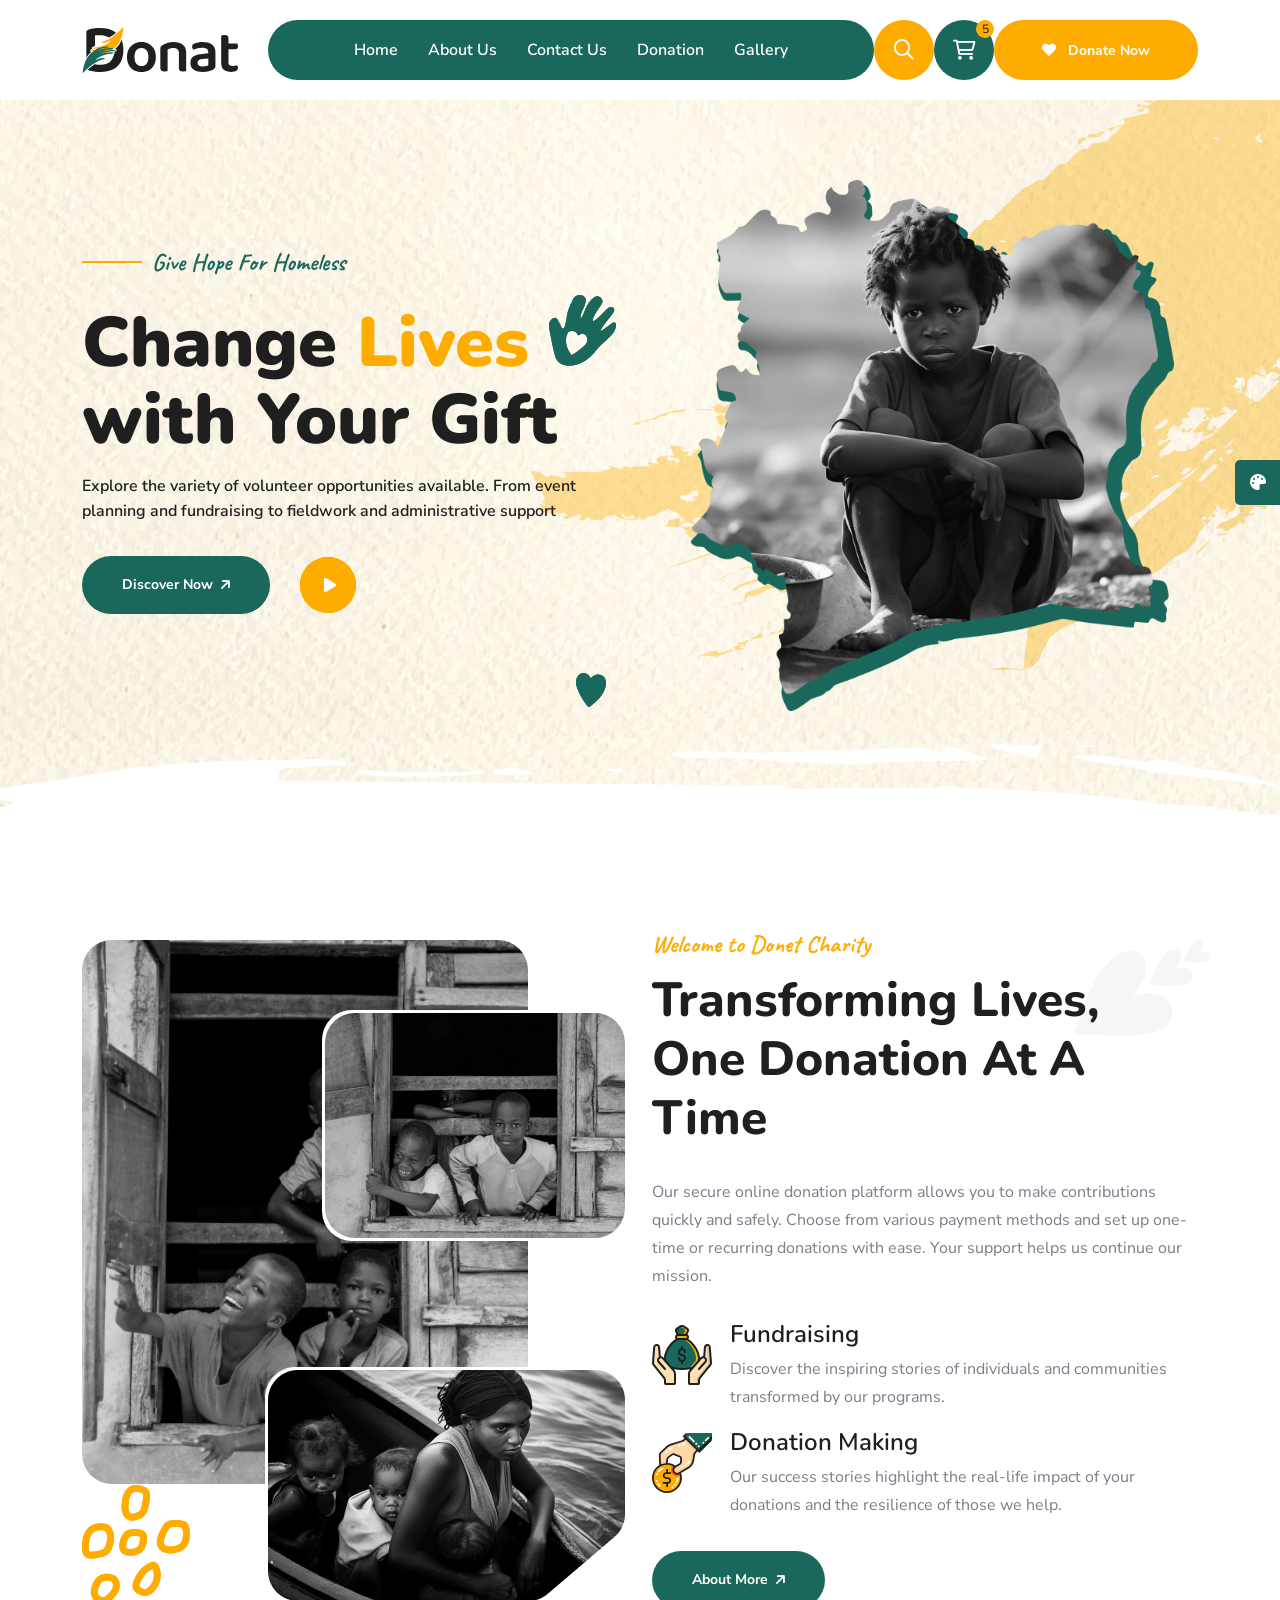
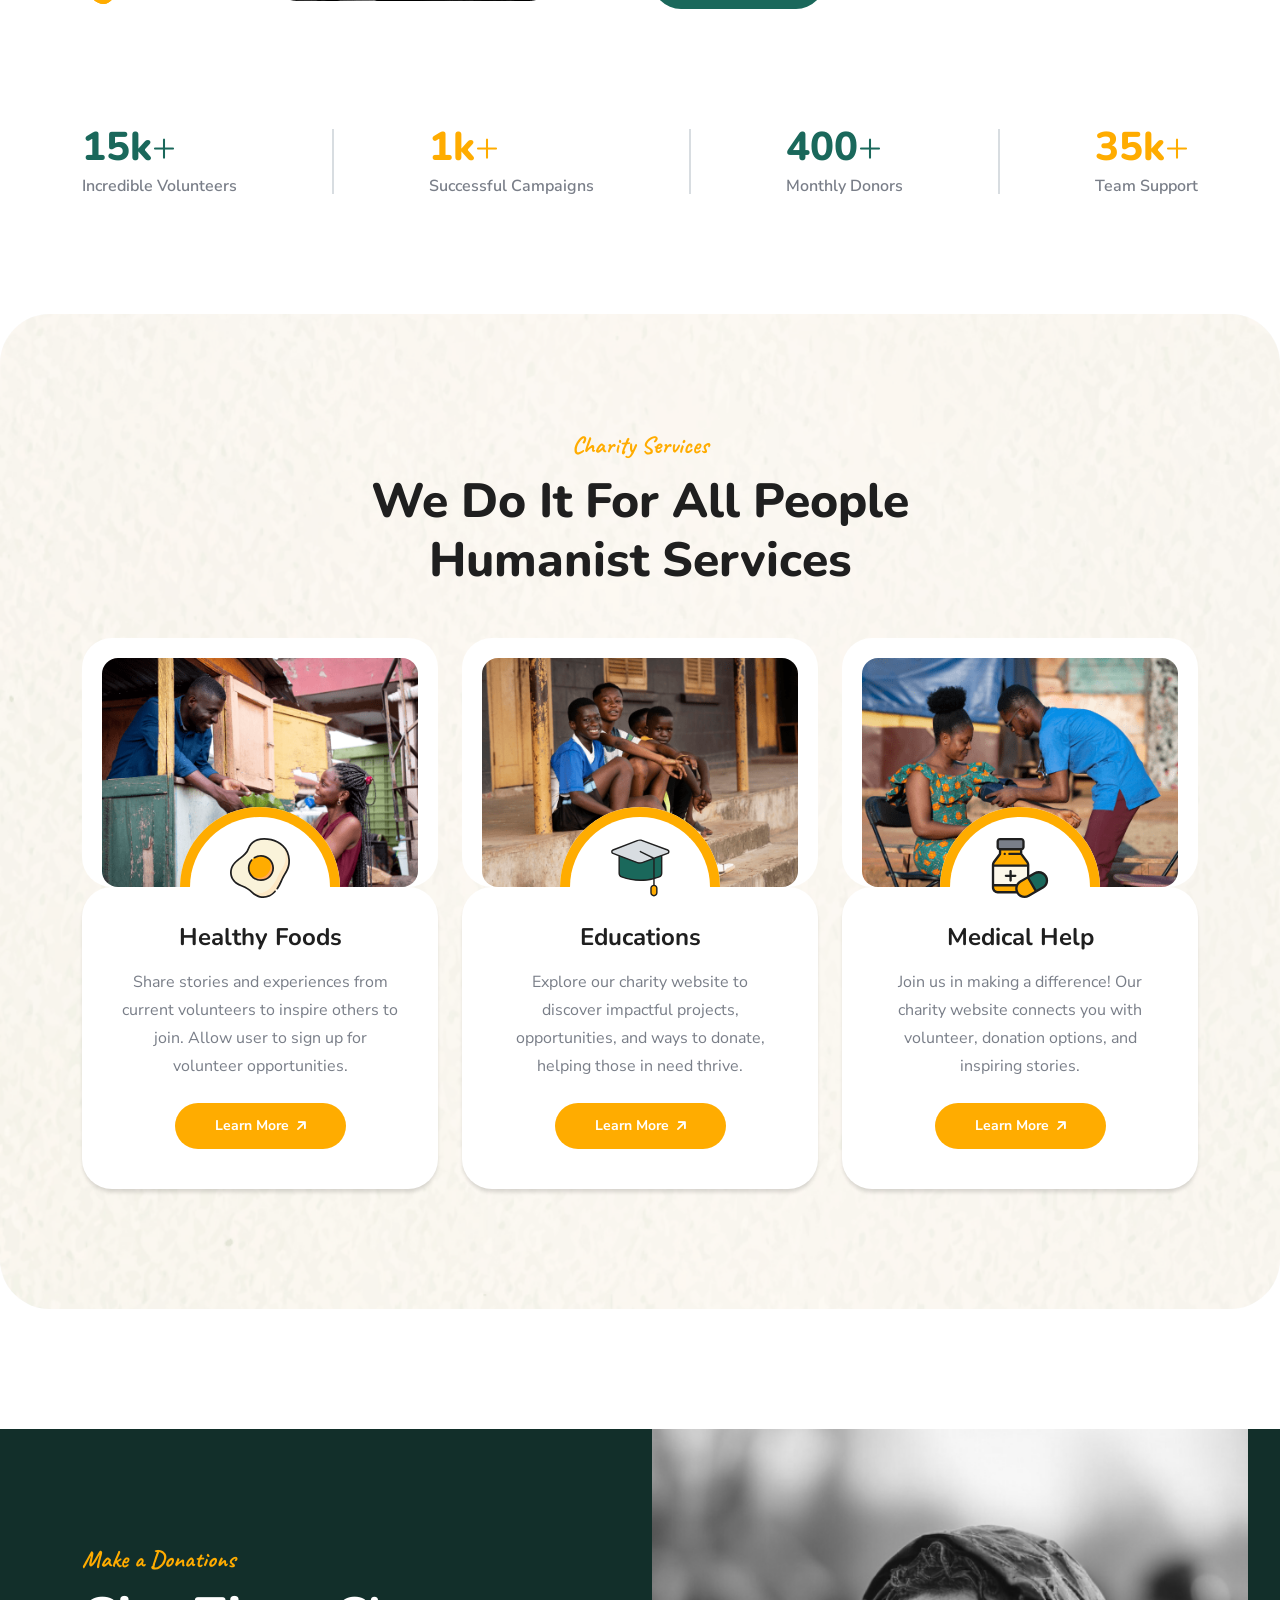
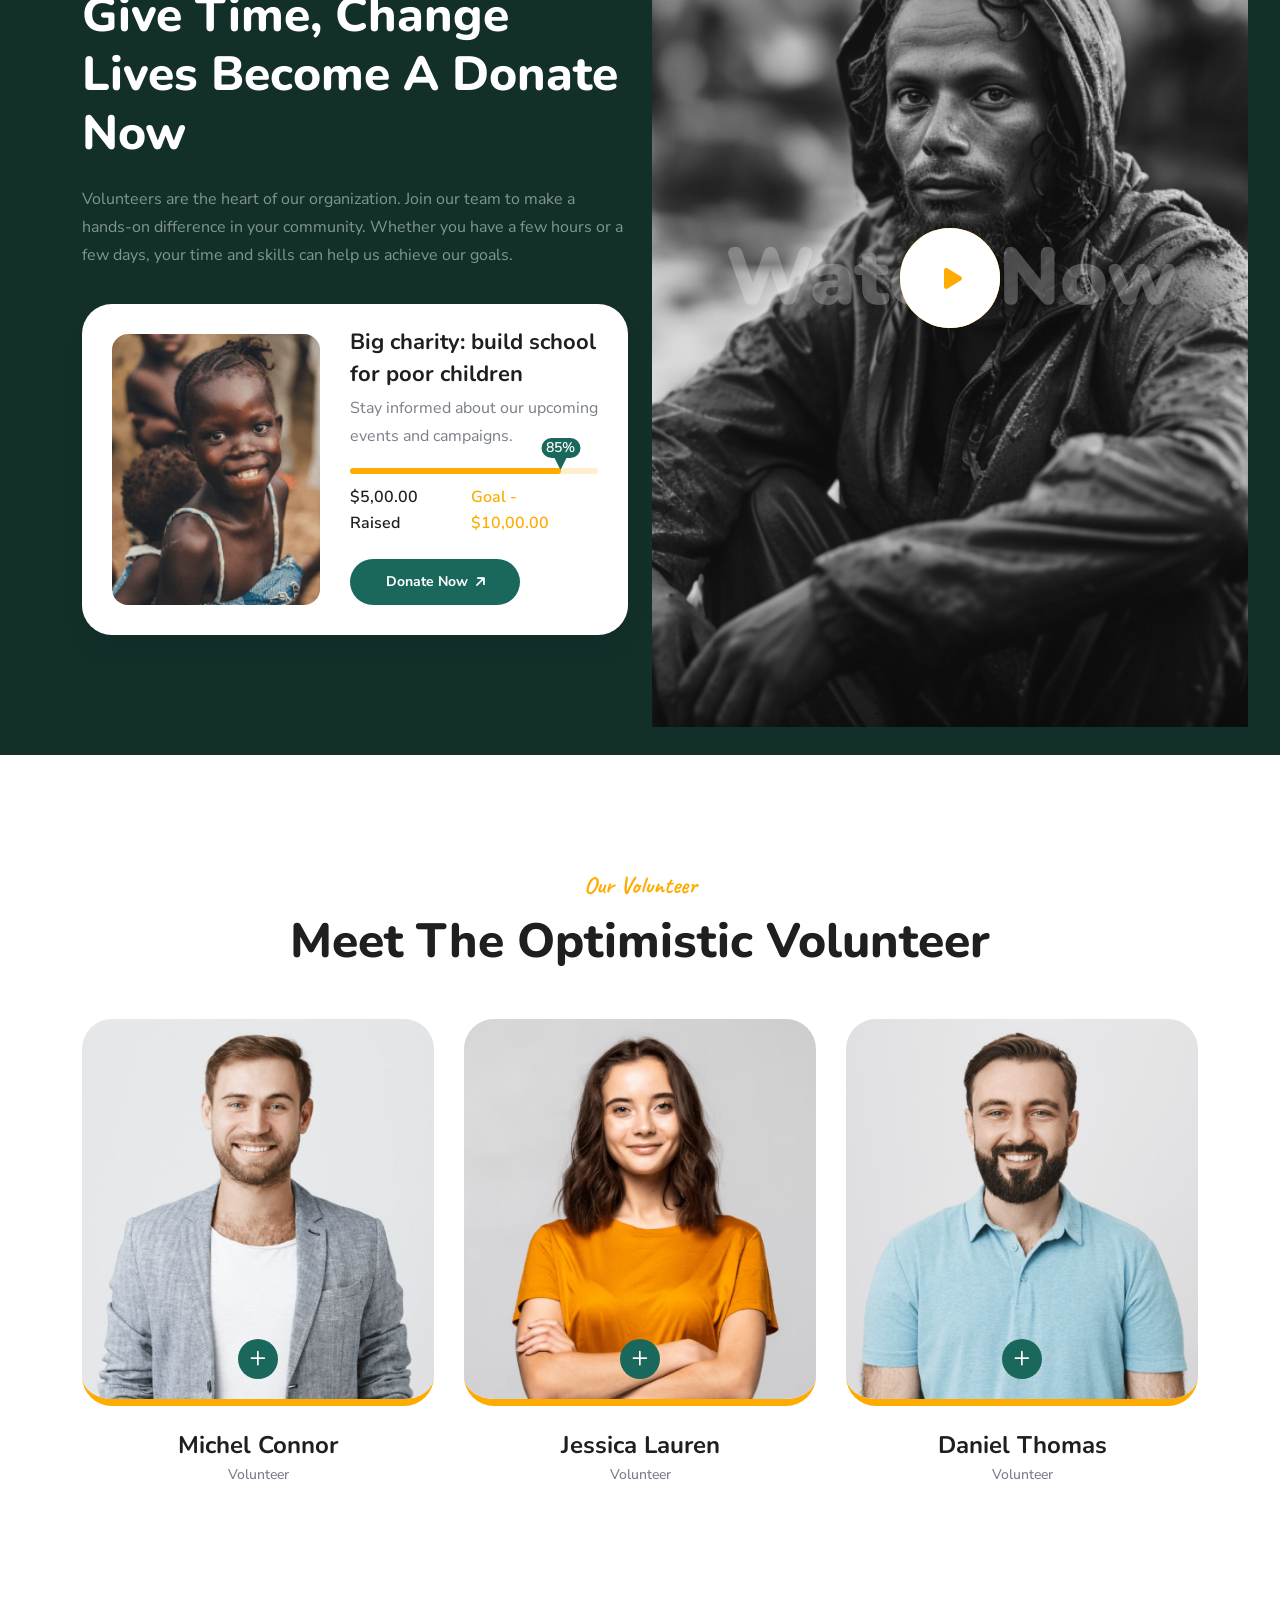
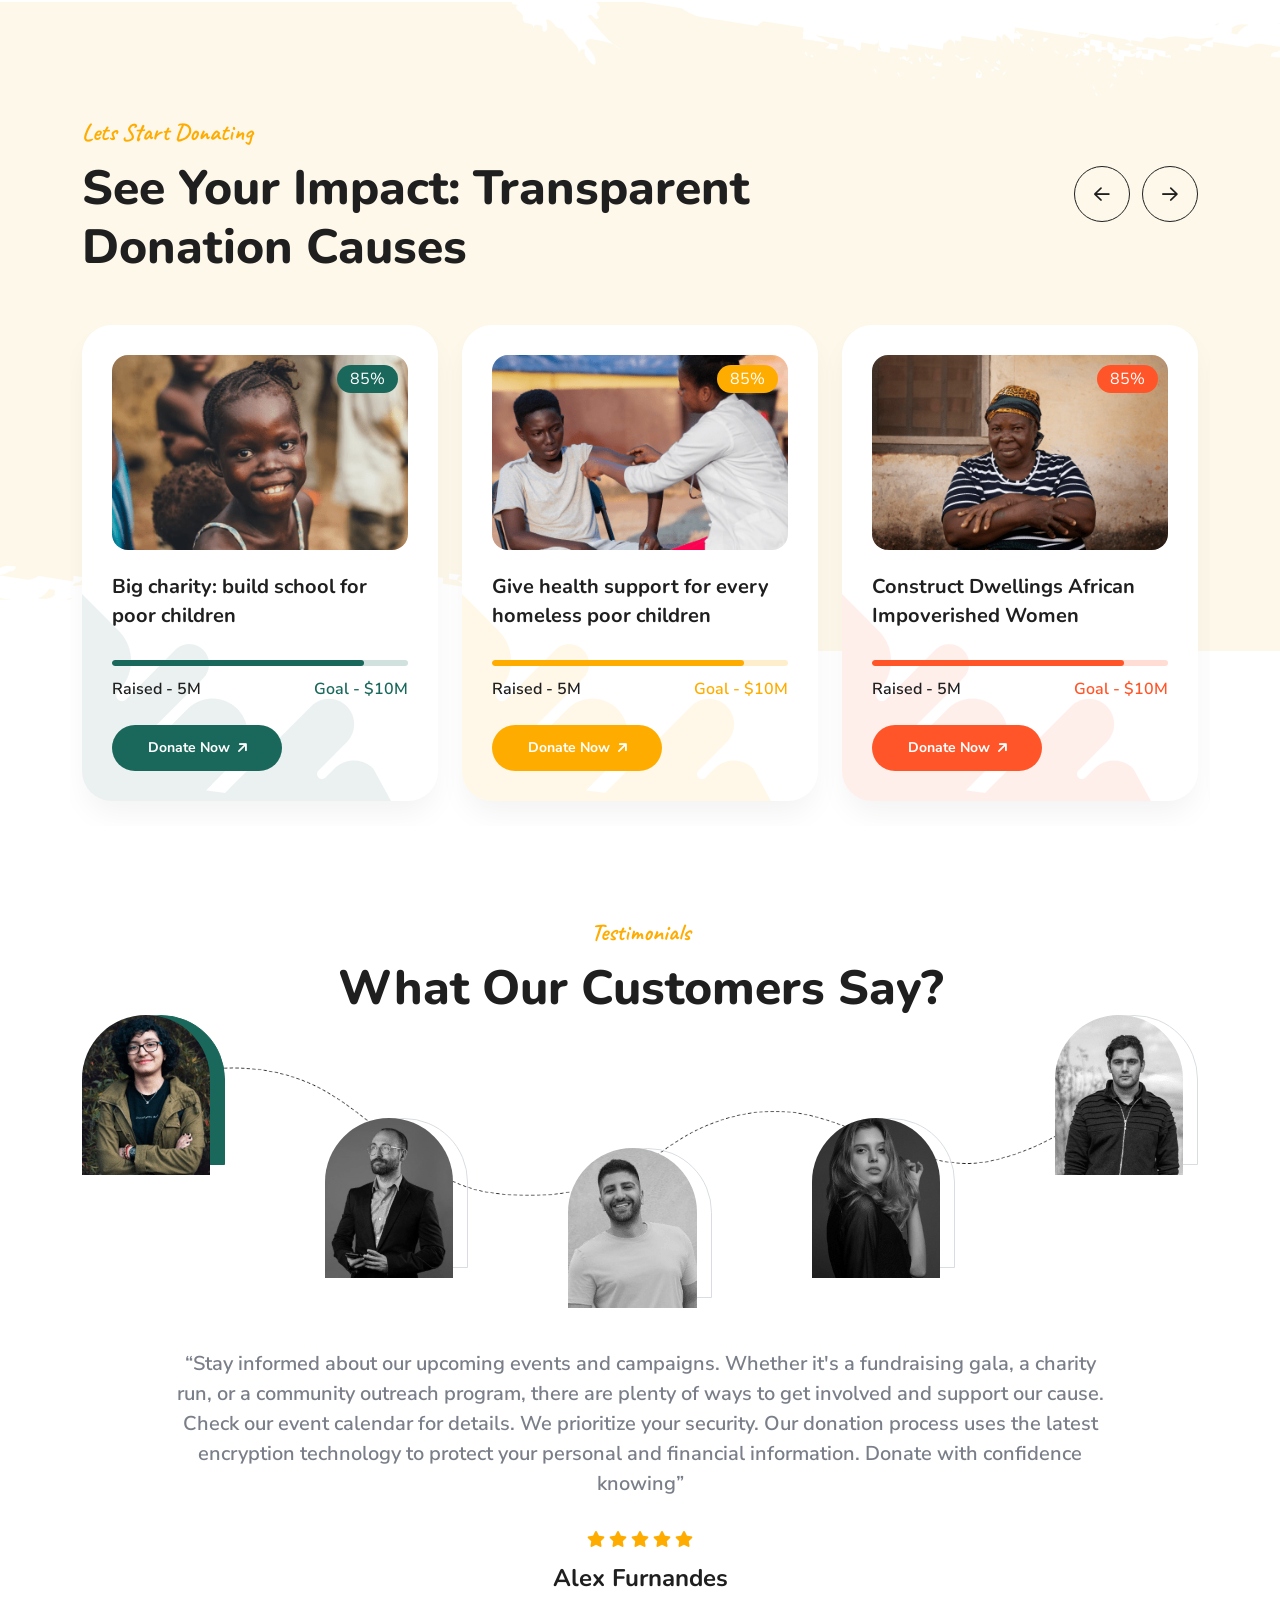
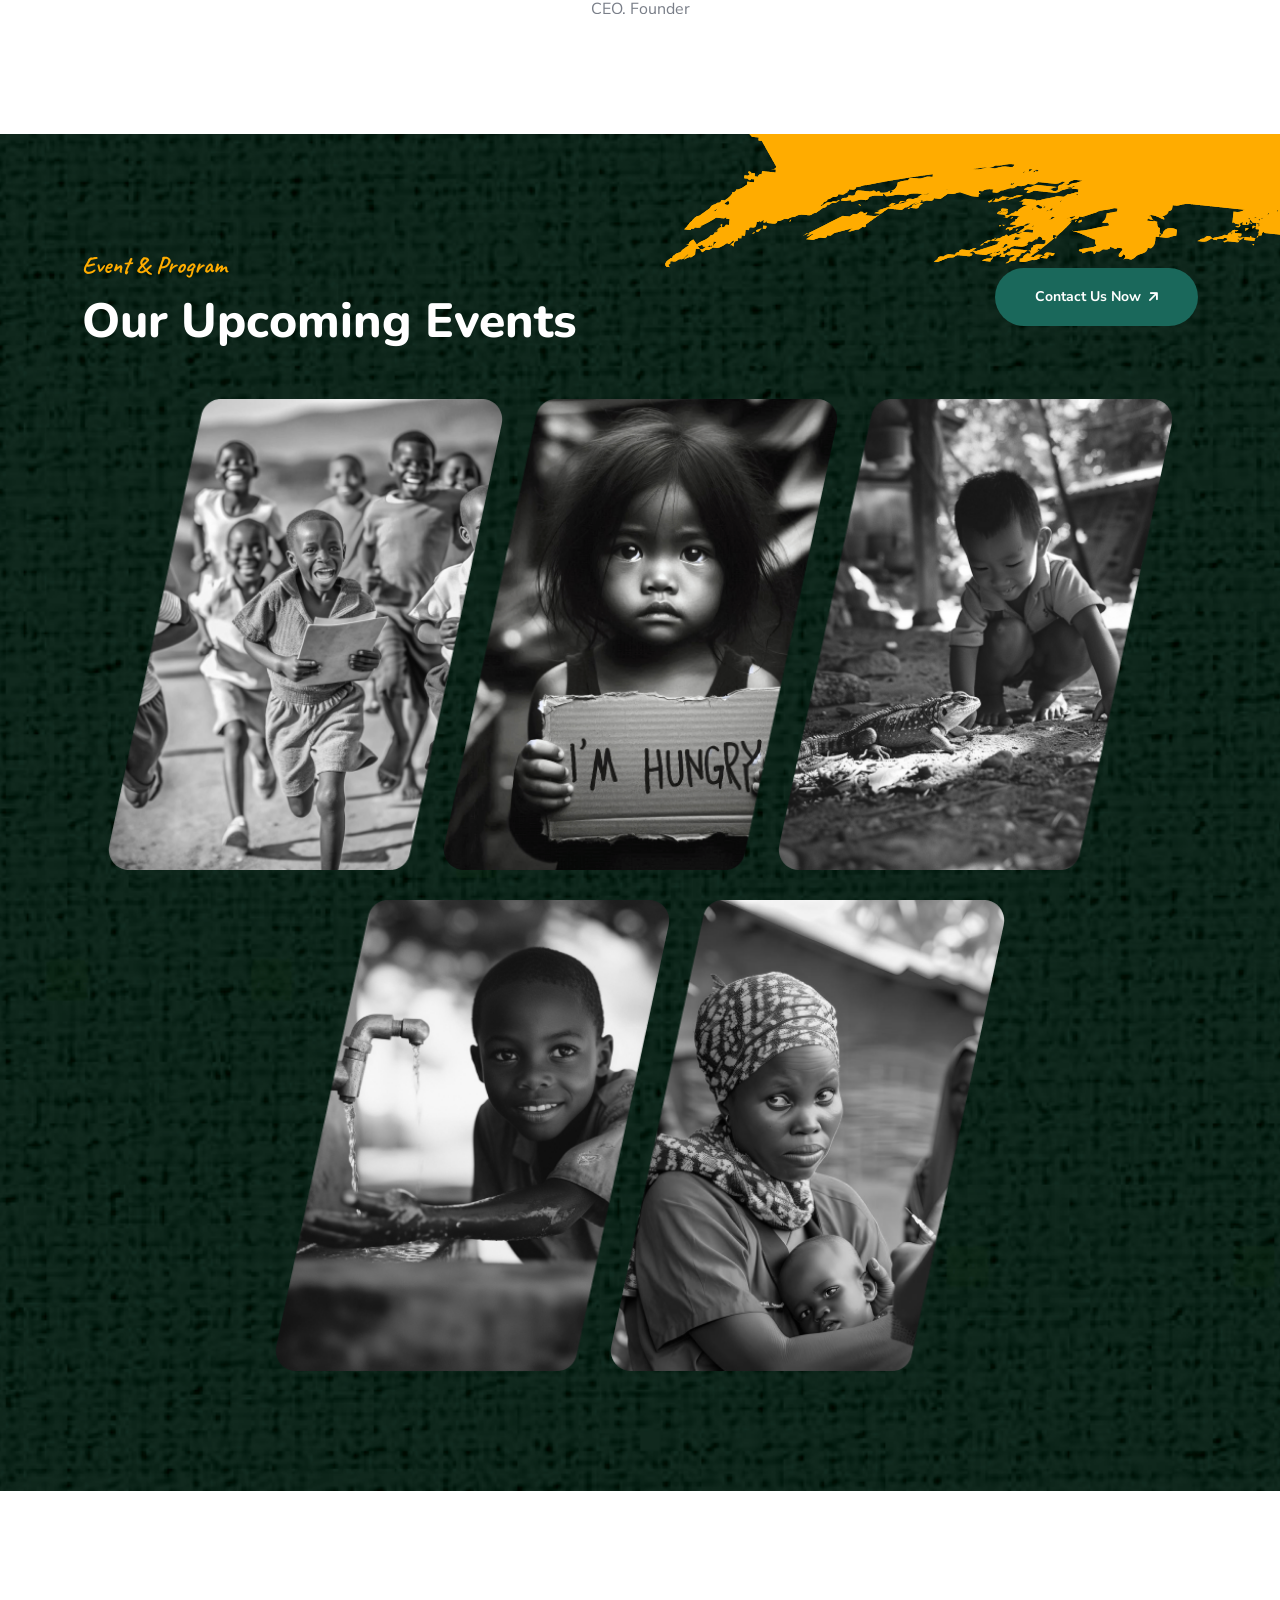
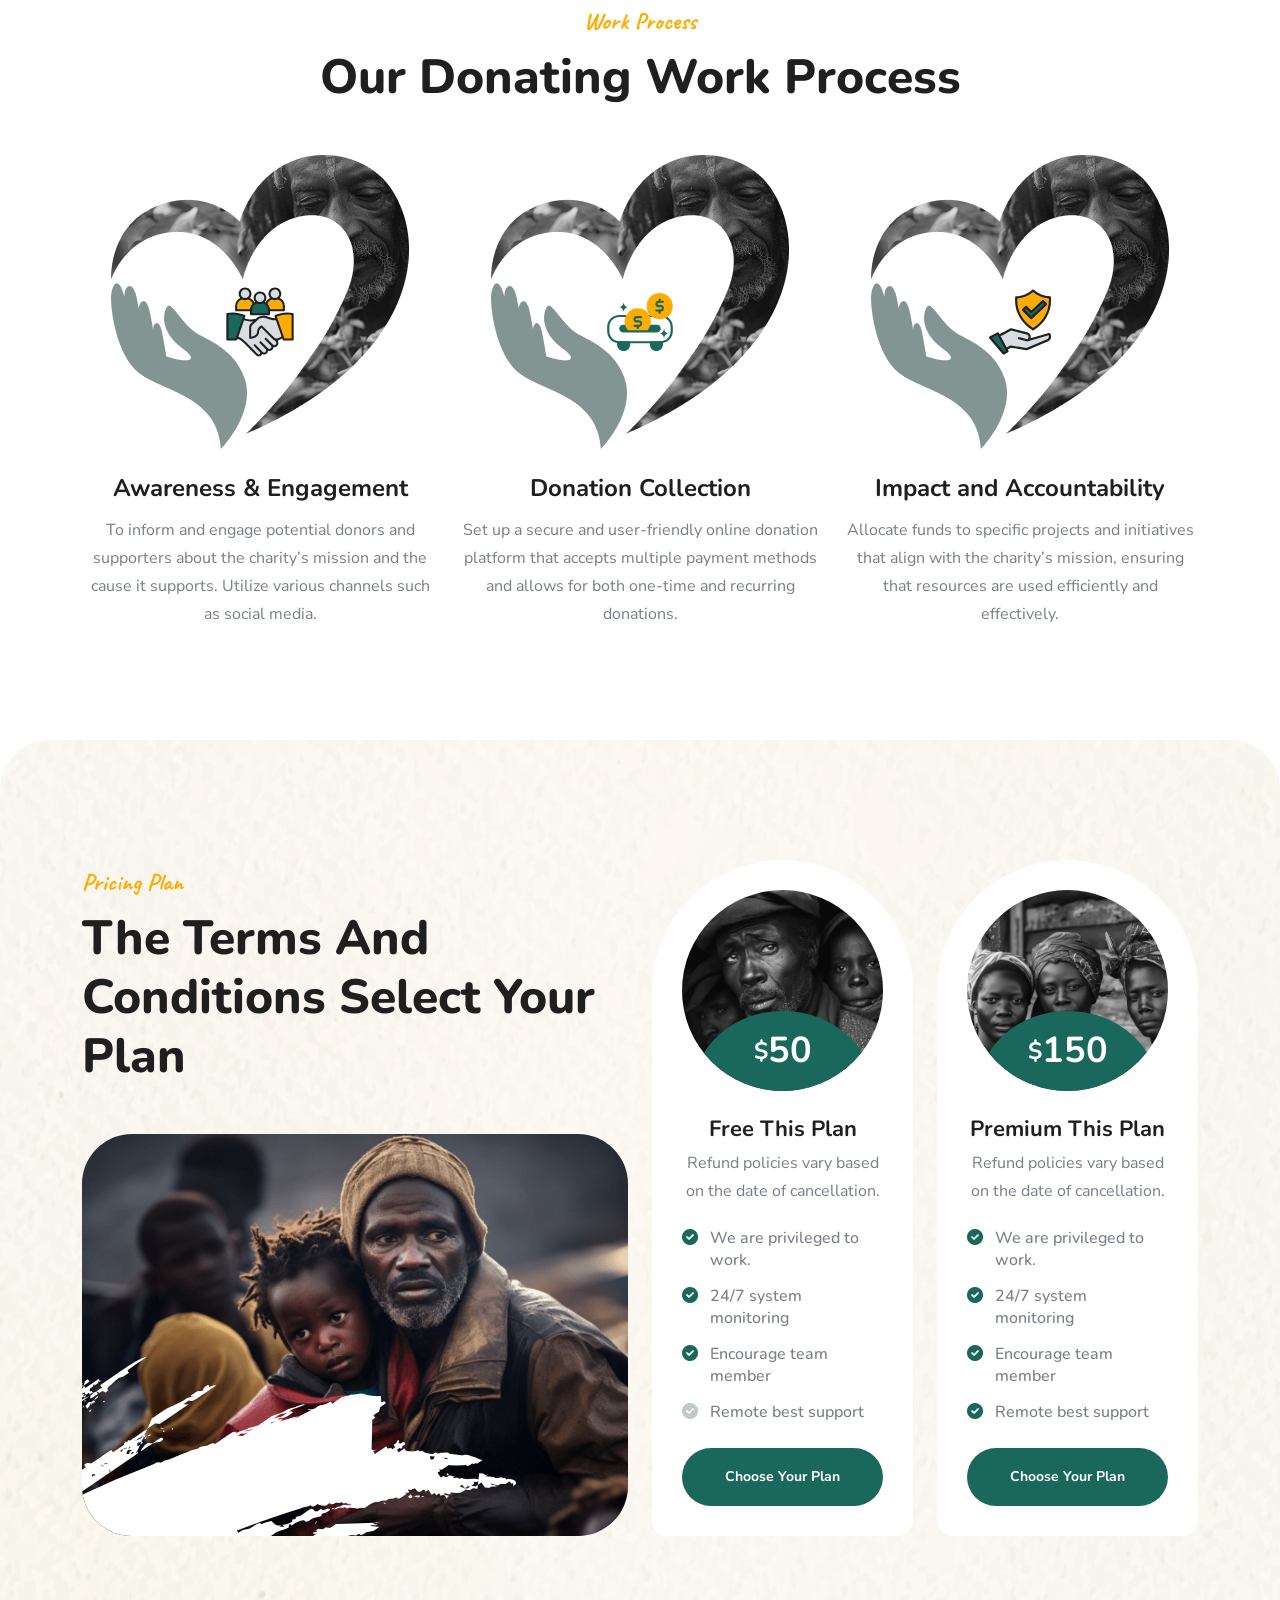
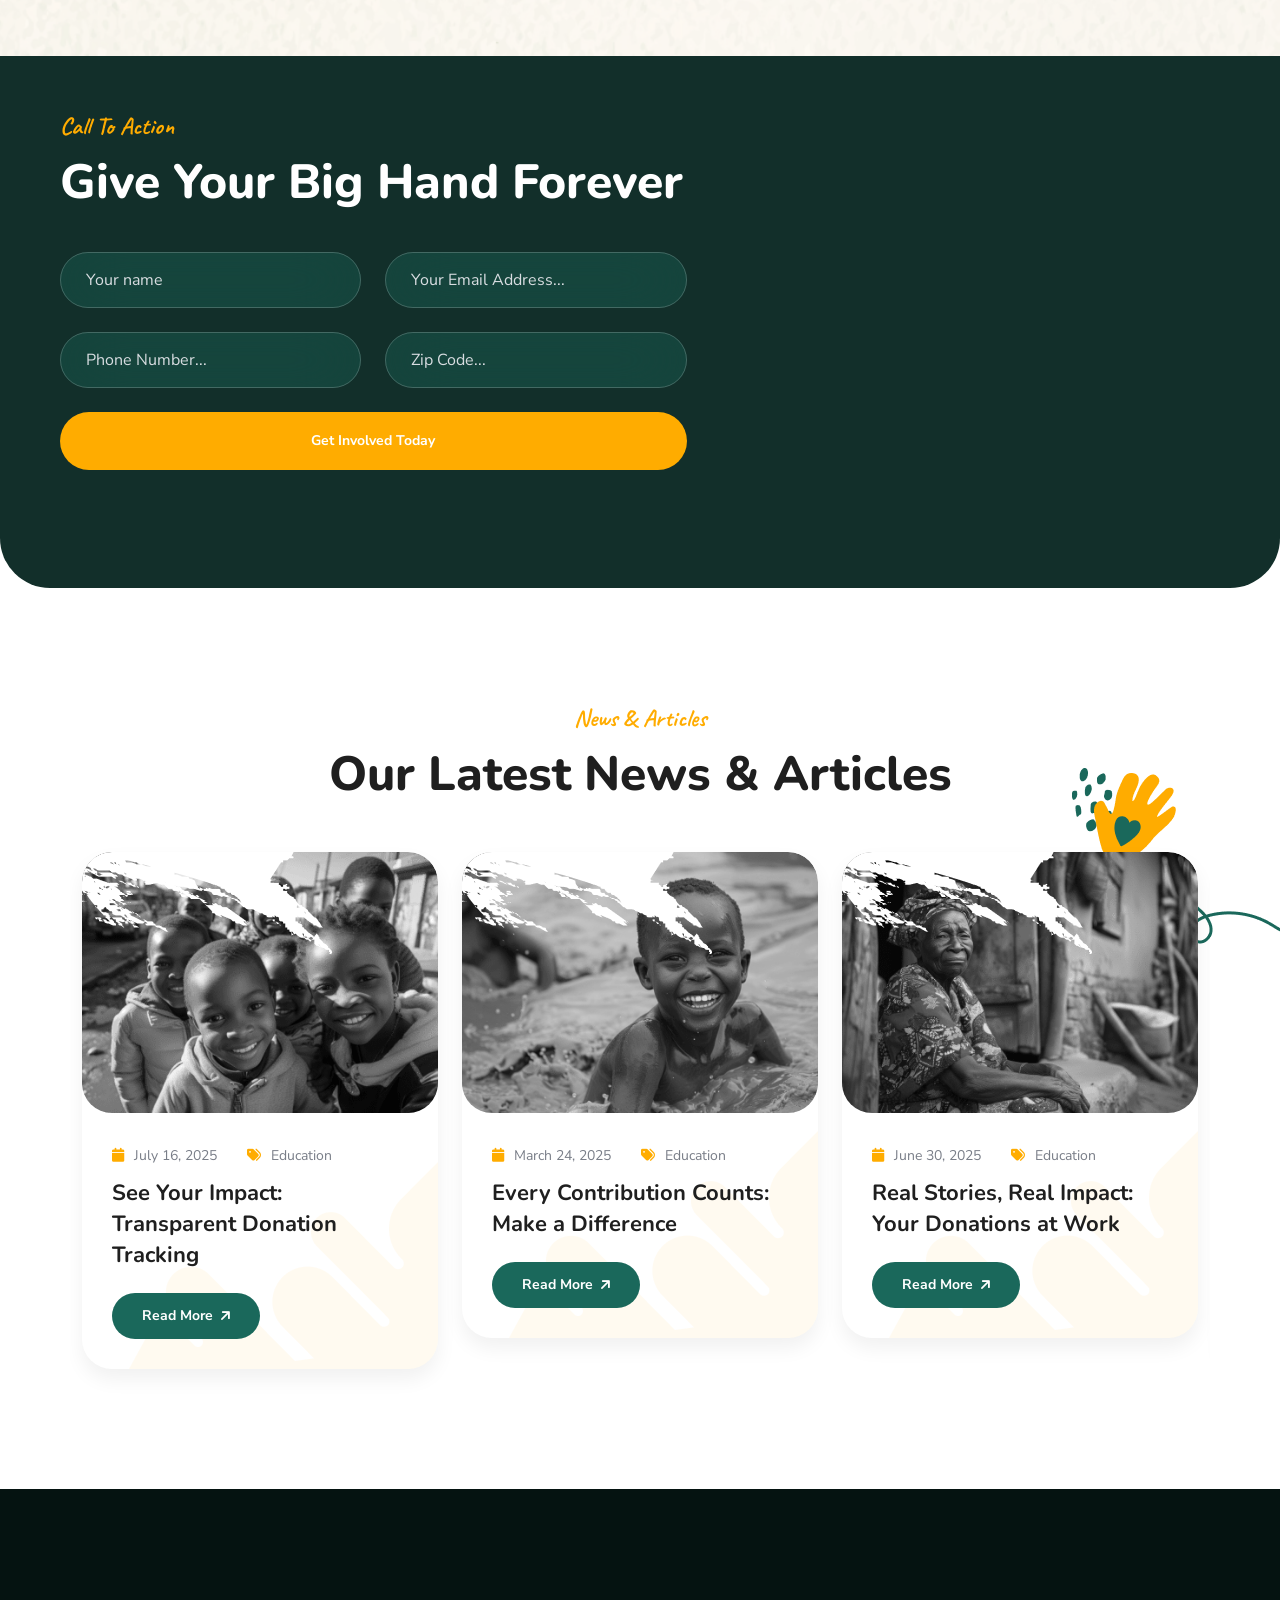
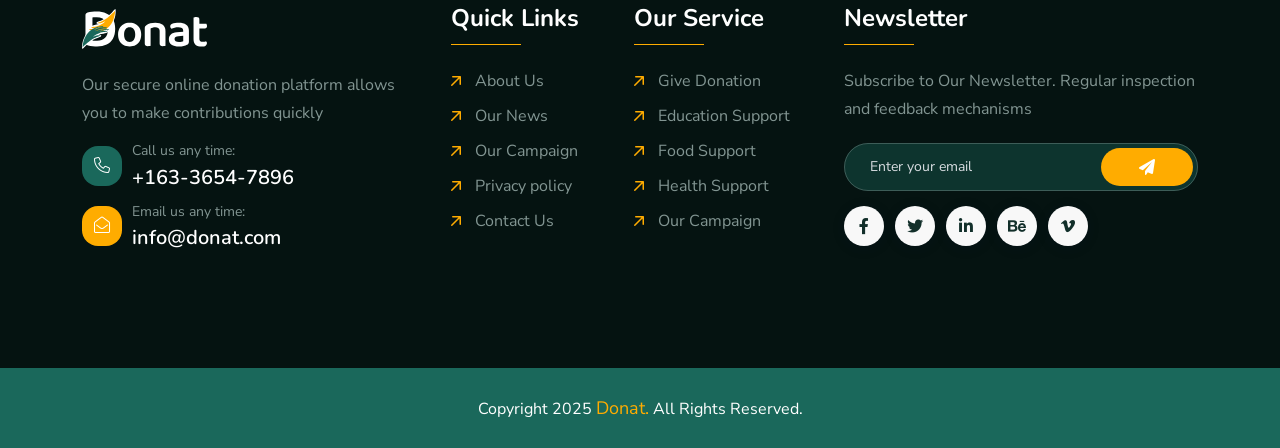
<file: index.html>
<!doctype html>
<html class="no-js" lang="zxx" dir="ltr">


<head>
    <meta charset="utf-8">
    <meta http-equiv="x-ua-compatible" content="ie=edge">
    <title>Donat - Charity & Donation HTML Template - Home Two</title>
    <meta name="author" content="Donat">
    <meta name="description" content="Donat - Charity & Donation HTML Template">
    <meta name="keywords" content="Donat - Charity & Donation HTML Template">
    <meta name="robots" content="INDEX,FOLLOW">

    <!-- Mobile Specific Metas -->
    <meta name="viewport" content="width=device-width, initial-scale=1, shrink-to-fit=no">

    <!-- Favicons - Place favicon.ico in the root directory -->
    <link rel="apple-touch-icon" sizes="57x57" href="assets/img/favicons/apple-icon-57x57.png">
    <link rel="apple-touch-icon" sizes="60x60" href="assets/img/favicons/apple-icon-60x60.png">
    <link rel="apple-touch-icon" sizes="72x72" href="assets/img/favicons/apple-icon-72x72.png">
    <link rel="apple-touch-icon" sizes="76x76" href="assets/img/favicons/apple-icon-76x76.png">
    <link rel="apple-touch-icon" sizes="114x114" href="assets/img/favicons/apple-icon-114x114.png">
    <link rel="apple-touch-icon" sizes="120x120" href="assets/img/favicons/apple-icon-120x120.png">
    <link rel="apple-touch-icon" sizes="144x144" href="assets/img/favicons/apple-icon-144x144.png">
    <link rel="apple-touch-icon" sizes="152x152" href="assets/img/favicons/apple-icon-152x152.png">
    <link rel="apple-touch-icon" sizes="180x180" href="assets/img/favicons/apple-icon-180x180.png">
    <link rel="icon" type="image/png" sizes="192x192" href="assets/img/favicons/android-icon-192x192.png">
    <link rel="icon" type="image/png" sizes="32x32" href="assets/img/favicons/favicon-32x32.png">
    <link rel="icon" type="image/png" sizes="96x96" href="assets/img/favicons/favicon-96x96.png">
    <link rel="icon" type="image/png" sizes="16x16" href="assets/img/favicons/favicon-16x16.png">
    <link rel="manifest" href="assets/img/favicons/manifest.json">
    <meta name="msapplication-TileColor" content="#ffffff">
    <meta name="msapplication-TileImage" content="assets/img/favicons/ms-icon-144x144.png">
    <meta name="theme-color" content="#ffffff">

    <!--==============================
	  Google Fonts
	============================== -->
    <link rel="preconnect" href="https://fonts.googleapis.com/">
    <link rel="preconnect" href="https://fonts.gstatic.com/" crossorigin>
    <link href="https://fonts.googleapis.com/css2?family=Caveat:wght@400..700&amp;family=Nunito+Sans:ital,opsz,wght@0,6..12,200..1000;1,6..12,200..1000&amp;family=Nunito:ital,wght@0,200..1000;1,200..1000&amp;display=swap" rel="stylesheet">

    <!--==============================
	    All CSS File
	============================== -->
    <!-- Bootstrap -->
    <link rel="stylesheet" href="assets/css/bootstrap.min.css">
    <!-- Fontawesome Icon -->
    <link rel="stylesheet" href="assets/css/fontawesome.min.css">
    <!-- Magnific Popup -->
    <link rel="stylesheet" href="assets/css/magnific-popup.min.css">
    <!-- Swiper Js -->
    <link rel="stylesheet" href="assets/css/swiper-bundle.min.css">
    <!-- Theme Custom CSS -->
    <link rel="stylesheet" href="assets/css/style.css">

</head>

<body>

    <!--[if lte IE 9]>
    	<p class="browserupgrade">You are using an <strong>outdated</strong> browser. Please <a href="https://browsehappy.com/">upgrade your browser</a> to improve your experience and security.</p>
  	<![endif]-->


    <!--********************************
   		Code Start From Here 
	******************************** -->

    <!--==============================
     Preloader
  ==============================-->
    <div class="preloader ">
        <button class="th-btn style2 preloaderCls">Cancel Preloader </button>
        <div class="preloader-inner">
            <span class="loader">
                FIT Donat
                <span class="loading-text">FIT Donat</span>
            </span>
        </div>
    </div><!--==============================
    Sidemenu
============================== -->
    <div class="sidemenu-wrapper sidemenu-cart ">
        <div class="sidemenu-content">
            <button class="closeButton sideMenuCls"><i class="far fa-times"></i></button>
            <div class="widget woocommerce widget_shopping_cart">
                <h3 class="widget_title">Shopping cart</h3>
                <div class="widget_shopping_cart_content">
                    <ul class="woocommerce-mini-cart cart_list product_list_widget ">
                        <li class="woocommerce-mini-cart-item mini_cart_item">
                            <a href="#" class="remove remove_from_cart_button"><i class="far fa-times"></i></a>
                            <a href="#"><img src="assets/img/product/product_thumb_1_1.png" alt="Cart Image">Books</a>
                            <span class="quantity">1 ×
                                <span class="woocommerce-Price-amount amount">
                                    <span class="woocommerce-Price-currencySymbol">$</span>940.00</span>
                            </span>
                        </li>
                        <li class="woocommerce-mini-cart-item mini_cart_item">
                            <a href="#" class="remove remove_from_cart_button"><i class="far fa-times"></i></a>
                            <a href="#"><img src="assets/img/product/product_thumb_1_2.png" alt="Cart Image">Medicine</a>
                            <span class="quantity">1 ×
                                <span class="woocommerce-Price-amount amount">
                                    <span class="woocommerce-Price-currencySymbol">$</span>899.00</span>
                            </span>
                        </li>
                        <li class="woocommerce-mini-cart-item mini_cart_item">
                            <a href="#" class="remove remove_from_cart_button"><i class="far fa-times"></i></a>
                            <a href="#"><img src="assets/img/product/product_thumb_1_3.png" alt="Cart Image">Dress</a>
                            <span class="quantity">1 ×
                                <span class="woocommerce-Price-amount amount">
                                    <span class="woocommerce-Price-currencySymbol">$</span>756.00</span>
                            </span>
                        </li>
                        <li class="woocommerce-mini-cart-item mini_cart_item">
                            <a href="#" class="remove remove_from_cart_button"><i class="far fa-times"></i></a>
                            <a href="#"><img src="assets/img/product/product_thumb_1_4.png" alt="Cart Image">Chair</a>
                            <span class="quantity">1 ×
                                <span class="woocommerce-Price-amount amount">
                                    <span class="woocommerce-Price-currencySymbol">$</span>723.00</span>
                            </span>
                        </li>
                        <li class="woocommerce-mini-cart-item mini_cart_item">
                            <a href="#" class="remove remove_from_cart_button"><i class="far fa-times"></i></a>
                            <a href="#"><img src="assets/img/product/product_thumb_1_5.png" alt="Cart Image">Cloths</a>
                            <span class="quantity">1 ×
                                <span class="woocommerce-Price-amount amount">
                                    <span class="woocommerce-Price-currencySymbol">$</span>1080.00</span>
                            </span>
                        </li>
                    </ul>
                    <p class="woocommerce-mini-cart__total total">
                        <strong>Subtotal:</strong>
                        <span class="woocommerce-Price-amount amount">
                            <span class="woocommerce-Price-currencySymbol">$</span>4398.00</span>
                    </p>
                    <p class="woocommerce-mini-cart__buttons buttons">
                        <a href="cart.html" class="th-btn wc-forward">View cart</a>
                        <a href="checkout.html" class="th-btn checkout wc-forward">Checkout</a>
                    </p>
                </div>
            </div>
        </div>
    </div>
    <div class="popup-search-box d-none d-lg-block">
        <button class="searchClose"><i class="far fa-times"></i></button>
        <form action="#">
            <input type="text" placeholder="What are you looking for?">
            <button type="submit"><i class="fal fa-search"></i></button>
        </form>
    </div><!--==============================
    Mobile Menu
  ============================== -->
    <div class="th-menu-wrapper">
        <div class="th-menu-area text-center">
            <button class="th-menu-toggle"><i class="fal fa-times"></i></button>
            <div class="mobile-logo">
                <a href="index.html"><img src="assets/img/logo.svg" alt="Donat"></a>
            </div>
            <div class="th-mobile-menu">
                <ul>
                    <li>
                        <a href="index.html">Home</a>
                    </li>
                    <li><a href="about.html">About Us</a></li> 
                 
                    <li> 
                        <a href="donation.html">Donation</a> 
                     </li>                
                    <li> 
                        <a href="gallery.html">Gallery</a> 
                     </li>  
                     
                    <li> 
                        <a href="contact.html">Contact Us</a> 
                    </li>              
                </ul>
            </div>
        </div>
    </div>
    <div class="color-scheme-wrap active">
        <button class="switchIcon"><i class="fa-solid fa-palette"></i></button>
        <h3 class="color-scheme-wrap-title text-center">Color Switcher</h3>
        <h4 class="color-scheme-wrap-subtitle text-center">Theme Color</h4>
        <div class="color-switch-btns">
            <button data-color="#1A685B"><i class="fa-solid fa-droplet"></i></button>
            <button data-color="#f34e3a"><i class="fa-solid fa-droplet"></i></button>
            <button data-color="#FF4857"><i class="fa-solid fa-droplet"></i></button>
            <button data-color="#3843C1"><i class="fa-solid fa-droplet"></i></button>
            <button data-color="#FF7E02"><i class="fa-solid fa-droplet"></i></button>
        </div>
        <h4 class="color-scheme-wrap-subtitle mt-20 text-center">Secondary Color</h4>
        <div class="secondary-color-switch-btns">
            <button data-secondary-color="#FFAC00"><i class="fa-solid fa-droplet"></i></button>
            <button data-secondary-color="#F41E1E"><i class="fa-solid fa-droplet"></i></button>
            <button data-secondary-color="#f34e3a"><i class="fa-solid fa-droplet"></i></button>
            <button data-secondary-color="#FF4857"><i class="fa-solid fa-droplet"></i></button>
            <button data-secondary-color="#3843C1"><i class="fa-solid fa-droplet"></i></button>
        </div>
    </div>

    <!--==============================	Header Area ============================-->

    <header class="th-header header-layout1 onepage-nav">
        <div class="sticky-wrapper">
            <!-- Main Menu Area -->
            <div class="container">
                <div class="menu-area">
                    <div class="header-logo">
                        <a href="index.html"><img src="assets/img/logo.svg" alt="Donat"></a>
                    </div>
                    <div class="menu-area-wrap">
                        <nav class="main-menu d-none d-lg-block">
                            <ul>
                                <li>
                                    <a href="index.html">Home</a>
                                </li>
                                <li><a href="about.html">About Us</a></li> 

                                <li> 
                                    <a href="contact.html">Contact Us</a> 
                                </li>                 
                                <li> 
                                    <a href="donation.html">Donation</a> 
                                 </li>                
                                <li> 
                                    <a href="gallery.html">Gallery</a> 
                                </li> 
                            </ul>
                        </nav>
                        <p class="header-notice"><img class="me-1" src="assets/img/icon/heart-icon.svg" alt="img">Are you ready to help them? Let’s become a volunteers...</p>
                    </div>
                    <div class="header-button">
                        <button type="button" class="icon-btn style2 searchBoxToggler d-lg-block d-none"><i class="far fa-search"></i></button>
                        <button type="button" class="icon-btn sideMenuToggler">
                            <span class="badge">5</span>
                            <i class="fa-regular fa-cart-shopping"></i>
                        </button>
                        <a href="contact.html" class="th-btn style3 d-xl-block d-none"><i class="fas fa-heart me-2"></i> Donate Now</a>
                        <button type="button" class="icon-btn th-menu-toggle d-lg-none"><i class="far fa-bars"></i></button>
                    </div>
                </div>
            </div>
        </div>
    </header>


    <!--==============================
Hero Area
==============================-->
    <div class="th-hero-wrapper hero-2" id="hero" data-bg-src="assets/img/hero/hero_bg_2_1.png" data-overlay="gray">
        <div class="shape-mockup hero-shape-2-1 jump" data-top="14%" data-left="5%">
            <div class="color-masking">
                <div class="masking-src" data-mask-src="assets/img/hero/hero-bg-shape2-1.png"></div>
                <img src="assets/img/hero/hero-bg-shape2-1.png" alt="shape">
            </div>
        </div>
        <div class="shape-mockup hero-shape-2-2 jump-reverse" data-top="9%" data-left="45%">
            <img src="assets/img/hero/hero-bg-shape2-2.png" alt="shape">
        </div>
        <div class="shape-mockup hero-shape-2-4 ripple-animation" data-bottom="15%" data-left="45%">
            <div class="color-masking">
                <div class="masking-src" data-mask-src="assets/img/hero/hero-bg-shape2-4.png"></div>
                <img src="assets/img/hero/hero-bg-shape2-4.png" alt="shape">
            </div>
        </div>
        <div class="shape-mockup hero-shape-2-5" data-bottom="-3%" data-left="8.5%">
            <div class="color-masking2">
                <div class="masking-src" data-mask-src="assets/img/hero/hero-bg-shape2-5.png"></div>
                <img src="assets/img/hero/hero-bg-shape2-5.png" alt="shape">
            </div>
        </div>
        <div class="shape-mockup hero-shape-2-6" data-bottom="-5%" data-left="3%">
            <div class="color-masking">
                <div class="masking-src" data-mask-src="assets/img/hero/hero-bg-shape2-6.png"></div>
                <img src="assets/img/hero/hero-bg-shape2-6.png" alt="shape">
            </div>
        </div>
        <div class="shape-mockup hero-shape-2-7" data-bottom="-7%" data-left="0%">
            <img src="assets/img/hero/hero-bg-shape2-7.png" alt="shape">
        </div>
        <div class="shape-mockup hero-shape-2-8" data-top="0%" data-right="0%">
            <div class="color-masking2">
                <div class="masking-src" data-mask-src="assets/img/hero/hero-bg-shape2-8.png"></div>
                <img src="assets/img/hero/hero-bg-shape2-8.png" alt="shape">
            </div>
        </div>
        <div class="shape-mockup hero-shape-2-9" data-bottom="0%" data-left="0%" data-right="0">
            <img src="assets/img/hero/hero-bg-shape2-9.png" alt="shape">
        </div>
        <div class="container">
            <div class="row gx-40 align-items-center flex-row-reverse">
                <div class="col-lg-6">
                    <div class="hero-2-img">
                        <img src="assets/img/hero/hero_thumb_1_1.jpg" alt="Image">
                        <div class="hero-2-shape" data-mask-src="assets/img/hero/hero-thumb-shape2-1.png"></div>
                    </div>
                </div>
                <div class="col-lg-6">
                    <div class="hero-style2">
                        <span class="sub-title after-none">Give Hope For Homeless</span>
                        <h1 class="hero-title">
                            <span class="title1">Change <span class="text-theme2">Lives</span>
                                <div class="color-masking shake d-inline-flex">
                                    <div class="masking-src" data-mask-src="assets/img/hero/hero-bg-shape2-3.png"></div>
                                    <img src="assets/img/hero/hero-bg-shape2-3.png" alt="shape">
                                </div>
                            </span>
                            <span class="title2">with Your Gift</span>
                        </h1>
                        <p class="hero-text">Explore the variety of volunteer opportunities available. From event planning and fundraising to fieldwork and administrative support</p>
                        <div class="btn-wrap">
                            <a href="about.html" class="th-btn">Discover Now<i class="fa-solid fa-arrow-up-right ms-2"></i></a>
                            <a href="https://www.youtube.com/watch?v=_sI_Ps7JSEk" class="play-btn style3 popup-video"><i class="fas fa-play"></i></a>
                        </div>
                    </div>
                </div>

            </div>

        </div>
    </div>
    <!--======== / Hero Section ========-->
    <!--==============================
About Area  
==============================-->
    <div class="overflow-hidden space" id="about-sec">
        <div class="shape-mockup about-bg-shape2-1 jump-reverse" data-top="10%" data-right="5%">
            <img src="assets/img/shape/heart-shape1.png" alt="shape">
        </div>
        <div class="container">
            <div class="row gx-60 gy-60 align-items-center">
                <div class="col-xl-6 col-lg-10">
                    <div class="img-box2">
                        <div class="img1">
                            <img src="assets/img/normal/about_2_1.png" alt="About">
                        </div>
                        <div class="img2 jump">
                            <img src="assets/img/normal/about_2_2.png" alt="About">
                        </div>
                        <div class="img3 moving" data-mask-src="assets/img/normal/about_2_3-mask.png">
                            <img data-mask-src="assets/img/normal/about_2_3-mask.png" src="assets/img/normal/about_2_3.png" alt="About">
                        </div>
                        <div class="about-shape2-1 jump">
                            <div class="color-masking">
                                <div class="masking-src" data-mask-src="assets/img/shape/about_shape2_1.png"></div>
                                <img src="assets/img/shape/about_shape2_1.png" alt="img">
                            </div>
                        </div>
                        <div class="about-shape2-2 jump-reverse">
                            <div class="color-masking2">
                                <div class="masking-src" data-mask-src="assets/img/shape/about_shape2_2.png"></div>
                                <img src="assets/img/shape/about_shape2_2.png" alt="img">
                            </div>
                        </div>
                    </div>
                </div>
                <div class="col-xl-6">
                    <div class="about-wrap2">
                        <div class="title-area mb-35">
                            <span class="sub-title after-none before-none">Welcome to Donet Charity</span>
                            <h2 class="sec-title">Transforming Lives,
                                One Donation at a Time</h2>
                            <p class="mt-30">Our secure online donation platform allows you to make contributions quickly and safely. Choose from various payment methods and set up one-time or recurring donations with ease. Your support helps us continue our mission.</p>
                        </div>
                        <div class="about-feature-grid">
                            <div class="box-icon">
                                <img src="assets/img/icon/about-icon2-1.svg" alt="icon">
                            </div>
                            <div class="media-body">
                                <h4 class="box-title">Fundraising</h4>
                                <p class="box-text">Discover the inspiring stories of individuals and communities transformed by our programs.</p>
                            </div>
                        </div>
                        <div class="about-feature-grid">
                            <div class="box-icon">
                                <img src="assets/img/icon/about-icon2-2.svg" alt="icon">
                            </div>
                            <div class="media-body">
                                <h4 class="box-title">Donation Making</h4>
                                <p class="box-text">Our success stories highlight the real-life impact of your donations and the resilience of those we help.</p>
                            </div>
                        </div>
                        <div class="btn-wrap mt-40">
                            <a href="about.html" class="th-btn">About More<i class="fas fa-arrow-up-right ms-2"></i></a>
                        </div>
                    </div>
                </div>
            </div>
        </div>
    </div>


    <!--==============================
Counter Area  
==============================-->
    <div class="space-bottom">
        <div class="container">
            <div class="counter-wrap">
                <div class="counter-card">
                    <div class="media-body">
                        <h2 class="box-number text-theme"><span class="counter-number">15</span>k<span class="fw-light">+</span></h2>
                        <p class="box-text">Incredible Volunteers</p>
                    </div>
                </div>
                <div class="divider"></div>
                <div class="counter-card">
                    <div class="media-body">
                        <h2 class="box-number text-theme2"><span class="counter-number">1</span>k<span class="fw-light">+</span></h2>
                        <p class="box-text">Successful Campaigns</p>
                    </div>
                </div>
                <div class="divider"></div>
                <div class="counter-card">
                    <div class="media-body">
                        <h2 class="box-number text-theme"><span class="counter-number">400</span><span class="fw-light">+</span></h2>
                        <p class="box-text">Monthly Donors</p>
                    </div>
                </div>
                <div class="divider"></div>
                <div class="counter-card">
                    <div class="media-body">
                        <h2 class="box-number text-theme2"><span class="counter-number">35</span>k<span class="fw-light">+</span></h2>
                        <p class="box-text">Team Support</p>
                    </div>
                </div>
                <div class="divider"></div>
            </div>
        </div>
    </div>
    <!--==============================
Service Area  
==============================-->
    <section class="space-bottom overflow-hidden" id="service-sec">
        <div class="service-wrap1 space th-radius overflow-hidden" data-bg-src="assets/img/bg/gray-bg2.png" data-overlay="gray" data-opacity="5">
            <div class="shape-mockup service-bg-shape1-5 d-xxl-inline-block d-none z-index-3 spin" data-top="15%" data-left="18%">
                <div class="color-masking">
                    <div class="masking-src" data-mask-src="assets/img/shape/service_shape2_1.png"></div>
                    <img src="assets/img/shape/service_shape2_1.png" alt="img">
                </div>
            </div>
            <div class="shape-mockup service-bg-shape1-6 d-xxl-inline-block d-none z-index-3 jump" data-bottom="28%" data-right="5%">
                <div class="color-masking2">
                    <div class="masking-src" data-mask-src="assets/img/shape/service_shape2_2.png"></div>
                    <img src="assets/img/shape/service_shape2_2.png" alt="img">
                </div>
            </div>
            <div class="container">
                <div class="row justify-content-center">
                    <div class="col-lg-7">
                        <div class="title-area text-center">
                            <span class="sub-title after-none before-none">Charity Services</span>
                            <h2 class="sec-title">We Do it for all People
                                Humanist Services</h2>
                        </div>
                    </div>
                </div>
                <div class="row gy-30 gx-30 justify-content-center">
                    <div class="col-xl-4 col-md-6">
                        <div class="service-card style2">
                            <div class="box-thumb">
                                <img src="assets/img/service/service_card_1_1.png" alt="img">
                            </div>
                            <div class="box-icon">
                                <img src="assets/img/icon/service-icon/service-card-icon1-1.svg" alt="Icon">
                            </div>
                            <div class="box-content">
                                <h3 class="box-title"><a href="about.html">Healthy Foods</a></h3>
                                <p class="box-text">Share stories and experiences from current volunteers to inspire others to join. Allow user to sign up for volunteer opportunities.</p>
                                <a href="about.html" class="th-btn">Learn More<i class="fas fa-arrow-up-right ms-2"></i></a>
                            </div>
                        </div>
                    </div>
                    <div class="col-xl-4 col-md-6">
                        <div class="service-card style2">
                            <div class="box-thumb">
                                <img src="assets/img/service/service_card_1_2.png" alt="img">
                            </div>
                            <div class="box-icon">
                                <img src="assets/img/icon/service-icon/service-card-icon1-2.svg" alt="Icon">
                            </div>
                            <div class="box-content">
                                <h3 class="box-title"><a href="about.html">Educations</a></h3>
                                <p class="box-text">Explore our charity website to discover impactful projects, opportunities, and ways to donate, helping those in need thrive.</p>
                                <a href="about.html" class="th-btn">Learn More<i class="fas fa-arrow-up-right ms-2"></i></a>
                            </div>
                        </div>
                    </div>
                    <div class="col-xl-4 col-md-6">
                        <div class="service-card style2">
                            <div class="box-thumb">
                                <img src="assets/img/service/service_card_1_3.png" alt="img">
                            </div>
                            <div class="box-icon">
                                <img src="assets/img/icon/service-icon/service-card-icon1-3.svg" alt="Icon">
                            </div>
                            <div class="box-content">
                                <h3 class="box-title"><a href="about.html">Medical Help</a></h3>
                                <p class="box-text">Join us in making a difference! Our charity website connects you with volunteer, donation options, and inspiring stories.</p>
                                <a href="about.html" class="th-btn">Learn More<i class="fas fa-arrow-up-right ms-2"></i></a>
                            </div>
                        </div>
                    </div>
                </div>
            </div>
        </div>
    </section>

    <!--==============================
Video Area  
==============================-->
    <div class="video-area-2 space bg-theme-dark">
        <div class="shape-mockup video-bg-shape2-1" data-top="0" data-left="0" data-bottom="0">
            <img src="assets/img/shape/video_shape2_1.png" alt="img">
        </div>
        <div class="container">
            <div class="row gy-40 gx-80 justify-content-between">
                <div class="col-xl-6">
                    <div class="title-area mb-35">
                        <span class="sub-title after-none before-none">Make a Donations </span>
                        <h2 class="sec-title text-white">Give Time, Change Lives
                            Become a Donate Now</h2>
                        <p class="text-light">Volunteers are the heart of our organization. Join our team to make a hands-on difference in your community. Whether you have a few hours or a few days, your time and skills can help us achieve our goals.</p>
                    </div>
                    <div class="donation-card style2">
                        <div class="box-thumb">
                            <img src="assets/img/donation/donation2-1.png" alt="image">
                        </div>
                        <div class="box-content">
                            <h3 class="box-title"><a href="blog-details.html">Big charity: build school for poor children</a></h3>
                            <p>Stay informed about our upcoming events and campaigns.</p>
                            <div class="donation-card_progress-wrap">
                                <div class="progress">
                                    <div class="progress-bar" style="width: 85%;">
                                        <div class="progress-value">85%</div>
                                    </div>
                                </div>
                                <div class="donation-card_progress-content">
                                    <span class="donation-card_raise">$5,00.00 Raised</span>
                                    <span class="donation-card_goal text-theme2">Goal - $10,00.00</span>
                                </div>
                            </div>
                            <a href="blog-details.html" class="th-btn style6">Donate Now <i class="fas fa-arrow-up-right ms-2"></i></a>
                        </div>
                    </div>
                </div>
                <div class="col-xl-6">
                    <div class="video-thumb2-1 video-box-center">
                        <img src="assets/img/normal/video-thumb2-1.png" alt="img">
                        <h2 class="video-title">Watch Now</h2>
                        <a href="https://www.youtube.com/watch?v=_sI_Ps7JSEk" class="play-btn style5 popup-video"><i class="fa-sharp fa-solid fa-play"></i></a>
                    </div>
                </div>
            </div>
        </div>
    </div><!--==============================
Team Area  
==============================-->
    <section class="space team-area-2">
        <div class="shape-mockup team-bg-shape2-1 spin d-xxl-block d-none" data-top="20%" data-right="3%"><img src="assets/img/shape/hand-group-shape1.png" alt="img"></div>
        <div class="container">
            <div class="title-area text-center">
                <span class="sub-title after-none before-none">Our Volunteer</span>
                <h2 class="sec-title">Meet The Optimistic Volunteer</h2>
            </div>
            <div class="slider-area">
                <div class="swiper th-slider has-shadow team-slider2" id="teamSlider2" data-slider-options='{"spaceBetween": "30","breakpoints":{"0":{"slidesPerView":1},"576":{"slidesPerView":"1"},"768":{"slidesPerView":"2"},"992":{"slidesPerView":"3"},"1200":{"slidesPerView":"3"}}}'>
                    <div class="swiper-wrapper">
                        <!-- Single Item -->
                        <div class="swiper-slide">
                            <div class="th-team team-card2">
                                <div class="img-wrap">
                                    <div class="team-img">
                                        <img src="assets/img/team/team_2_1.png" alt="Team">
                                    </div>
                                    <div class="team-social-hover">
                                        <a href="#" class="team-social-hover_btn">
                                            <i class="far fa-plus"></i>
                                        </a>
                                        <div class="th-social">
                                            <a target="_blank" href="https://twitter.com/"><i class="fab fa-twitter"></i></a>
                                            <a target="_blank" href="https://facebook.com/"><i class="fab fa-facebook-f"></i></a>
                                            <a target="_blank" href="https://instagram.com/"><i class="fab fa-instagram"></i></a>
                                            <a target="_blank" href="https://behance.com/"><i class="fab fa-behance"></i></a>
                                        </div>
                                    </div>
                                </div>
                                <div class="team-card-content">
                                    <h3 class="box-title"><a href="team-details.html">Michel Connor</a></h3>
                                    <span class="team-desig">Volunteer</span>
                                </div>
                            </div>
                        </div>

                        <!-- Single Item -->
                        <div class="swiper-slide">
                            <div class="th-team team-card2">
                                <div class="img-wrap">
                                    <div class="team-img">
                                        <img src="assets/img/team/team_2_2.png" alt="Team">
                                    </div>
                                    <div class="team-social-hover">
                                        <a href="#" class="team-social-hover_btn">
                                            <i class="far fa-plus"></i>
                                        </a>
                                        <div class="th-social">
                                            <a target="_blank" href="https://twitter.com/"><i class="fab fa-twitter"></i></a>
                                            <a target="_blank" href="https://facebook.com/"><i class="fab fa-facebook-f"></i></a>
                                            <a target="_blank" href="https://instagram.com/"><i class="fab fa-instagram"></i></a>
                                            <a target="_blank" href="https://behance.com/"><i class="fab fa-behance"></i></a>
                                        </div>
                                    </div>
                                </div>
                                <div class="team-card-content">
                                    <h3 class="box-title"><a href="team-details.html">Jessica Lauren</a></h3>
                                    <span class="team-desig">Volunteer</span>
                                </div>
                            </div>
                        </div>

                        <!-- Single Item -->
                        <div class="swiper-slide">
                            <div class="th-team team-card2">
                                <div class="img-wrap">
                                    <div class="team-img">
                                        <img src="assets/img/team/team_2_3.png" alt="Team">
                                    </div>
                                    <div class="team-social-hover">
                                        <a href="#" class="team-social-hover_btn">
                                            <i class="far fa-plus"></i>
                                        </a>
                                        <div class="th-social">
                                            <a target="_blank" href="https://twitter.com/"><i class="fab fa-twitter"></i></a>
                                            <a target="_blank" href="https://facebook.com/"><i class="fab fa-facebook-f"></i></a>
                                            <a target="_blank" href="https://instagram.com/"><i class="fab fa-instagram"></i></a>
                                            <a target="_blank" href="https://behance.com/"><i class="fab fa-behance"></i></a>
                                        </div>
                                    </div>
                                </div>
                                <div class="team-card-content">
                                    <h3 class="box-title"><a href="team-details.html">Daniel Thomas</a></h3>
                                    <span class="team-desig">Volunteer</span>
                                </div>
                            </div>
                        </div>

                        <!-- Single Item -->
                        <div class="swiper-slide">
                            <div class="th-team team-card2">
                                <div class="img-wrap">
                                    <div class="team-img">
                                        <img src="assets/img/team/team_2_1.png" alt="Team">
                                    </div>
                                    <div class="team-social-hover">
                                        <a href="#" class="team-social-hover_btn">
                                            <i class="far fa-plus"></i>
                                        </a>
                                        <div class="th-social">
                                            <a target="_blank" href="https://twitter.com/"><i class="fab fa-twitter"></i></a>
                                            <a target="_blank" href="https://facebook.com/"><i class="fab fa-facebook-f"></i></a>
                                            <a target="_blank" href="https://instagram.com/"><i class="fab fa-instagram"></i></a>
                                            <a target="_blank" href="https://behance.com/"><i class="fab fa-behance"></i></a>
                                        </div>
                                    </div>
                                </div>
                                <div class="team-card-content">
                                    <h3 class="box-title"><a href="team-details.html">Michel Connor</a></h3>
                                    <span class="team-desig">Volunteer</span>
                                </div>
                            </div>
                        </div>

                        <!-- Single Item -->
                        <div class="swiper-slide">
                            <div class="th-team team-card2">
                                <div class="img-wrap">
                                    <div class="team-img">
                                        <img src="assets/img/team/team_2_2.png" alt="Team">
                                    </div>
                                    <div class="team-social-hover">
                                        <a href="#" class="team-social-hover_btn">
                                            <i class="far fa-plus"></i>
                                        </a>
                                        <div class="th-social">
                                            <a target="_blank" href="https://twitter.com/"><i class="fab fa-twitter"></i></a>
                                            <a target="_blank" href="https://facebook.com/"><i class="fab fa-facebook-f"></i></a>
                                            <a target="_blank" href="https://instagram.com/"><i class="fab fa-instagram"></i></a>
                                            <a target="_blank" href="https://behance.com/"><i class="fab fa-behance"></i></a>
                                        </div>
                                    </div>
                                </div>
                                <div class="team-card-content">
                                    <h3 class="box-title"><a href="team-details.html">Jessica Lauren</a></h3>
                                    <span class="team-desig">Volunteer</span>
                                </div>
                            </div>
                        </div>

                        <!-- Single Item -->
                        <div class="swiper-slide">
                            <div class="th-team team-card2">
                                <div class="img-wrap">
                                    <div class="team-img">
                                        <img src="assets/img/team/team_2_3.png" alt="Team">
                                    </div>
                                    <div class="team-social-hover">
                                        <a href="#" class="team-social-hover_btn">
                                            <i class="far fa-plus"></i>
                                        </a>
                                        <div class="th-social">
                                            <a target="_blank" href="https://twitter.com/"><i class="fab fa-twitter"></i></a>
                                            <a target="_blank" href="https://facebook.com/"><i class="fab fa-facebook-f"></i></a>
                                            <a target="_blank" href="https://instagram.com/"><i class="fab fa-instagram"></i></a>
                                            <a target="_blank" href="https://behance.com/"><i class="fab fa-behance"></i></a>
                                        </div>
                                    </div>
                                </div>
                                <div class="team-card-content">
                                    <h3 class="box-title"><a href="team-details.html">Daniel Thomas</a></h3>
                                    <span class="team-desig">Volunteer</span>
                                </div>
                            </div>
                        </div>

                    </div>
                </div>
                <button data-slider-prev="#teamSlider2" class="slider-arrow slider-prev"><i class="far fa-arrow-left"></i></button>
                <button data-slider-next="#teamSlider2" class="slider-arrow slider-next"><i class="far fa-arrow-right"></i></button>
            </div>
        </div>
    </section><!--==============================
Donation Area  
==============================-->
    <section class="space bg-top-center" data-bg-src="assets/img/bg/donation-bg2-1.png" id="donation-sec">
        <div class="container">
            <div class="row justify-content-between align-items-center">
                <div class="col-lg-8">
                    <div class="title-area">
                        <span class="sub-title before-none after-none">Lets Start Donating</span>
                        <h2 class="sec-title">See Your Impact: Transparent
                            Donation Causes</h2>
                    </div>
                </div>
                <div class="col-auto">
                    <div class="sec-btn">
                        <div class="icon-box">
                            <button data-slider-next="#donationSlider2" class="slider-arrow default style-border slider-prev"><i class="far fa-arrow-left"></i></button>
                            <button data-slider-prev="#donationSlider2" class="slider-arrow default style-border slider-next"><i class="far fa-arrow-right"></i></button>
                        </div>
                    </div>
                </div>
            </div>
            <div class="slider-area">
                <div class="swiper th-slider has-shadow" id="donationSlider2" data-slider-options='{"breakpoints":{"0":{"slidesPerView":1},"576":{"slidesPerView":"1"},"768":{"slidesPerView":"2"},"992":{"slidesPerView":"2"},"1200":{"slidesPerView":"3"}}, "autoHeight": "true"}'>
                    <div class="swiper-wrapper">
                        <div class="swiper-slide">
                            <div class="donation-card" data-theme-color="">
                                <div class="donation-card-shape" data-mask-src="assets/img/donation/donation-card-bg-shape1-1.png"></div>
                                <div class="box-thumb">
                                    <img src="assets/img/donation/donation1-1.png" alt="image">
                                    <div class="donation-card-tag">85%</div>
                                </div>
                                <div class="box-content">
                                    <h3 class="box-title"><a href="blog-details.html">Big charity: build school for poor children</a></h3>
                                    <div class="donation-card_progress-wrap">

                                        <div class="progress">
                                            <div class="progress-bar" style="width: 85%;">
                                            </div>
                                        </div>
                                        <div class="donation-card_progress-content">
                                            <span class="donation-card_raise">Raised - 5M</span>
                                            <span class="donation-card_goal">Goal - $10M</span>
                                        </div>
                                    </div>
                                    <a href="blog-details.html" class="th-btn style6">Donate Now <i class="fas fa-arrow-up-right ms-2"></i></a>
                                </div>
                            </div>
                        </div>

                        <div class="swiper-slide">
                            <div class="donation-card" data-theme-color="var(--theme-color2)">
                                <div class="donation-card-shape" data-mask-src="assets/img/donation/donation-card-bg-shape1-1.png"></div>
                                <div class="box-thumb">
                                    <img src="assets/img/donation/donation1-2.png" alt="image">
                                    <div class="donation-card-tag">85%</div>
                                </div>
                                <div class="box-content">
                                    <h3 class="box-title"><a href="blog-details.html">Give health support for every homeless poor children</a></h3>
                                    <div class="donation-card_progress-wrap">

                                        <div class="progress">
                                            <div class="progress-bar" style="width: 85%;">
                                            </div>
                                        </div>
                                        <div class="donation-card_progress-content">
                                            <span class="donation-card_raise">Raised - 5M</span>
                                            <span class="donation-card_goal">Goal - $10M</span>
                                        </div>
                                    </div>
                                    <a href="blog-details.html" class="th-btn style6">Donate Now <i class="fas fa-arrow-up-right ms-2"></i></a>
                                </div>
                            </div>
                        </div>

                        <div class="swiper-slide">
                            <div class="donation-card" data-theme-color="#FF5528">
                                <div class="donation-card-shape" data-mask-src="assets/img/donation/donation-card-bg-shape1-1.png"></div>
                                <div class="box-thumb">
                                    <img src="assets/img/donation/donation1-3.png" alt="image">
                                    <div class="donation-card-tag">85%</div>
                                </div>
                                <div class="box-content">
                                    <h3 class="box-title"><a href="blog-details.html">Construct Dwellings African Impoverished Women</a></h3>
                                    <div class="donation-card_progress-wrap">

                                        <div class="progress">
                                            <div class="progress-bar" style="width: 85%;">
                                            </div>
                                        </div>
                                        <div class="donation-card_progress-content">
                                            <span class="donation-card_raise">Raised - 5M</span>
                                            <span class="donation-card_goal">Goal - $10M</span>
                                        </div>
                                    </div>
                                    <a href="blog-details.html" class="th-btn style6">Donate Now <i class="fas fa-arrow-up-right ms-2"></i></a>
                                </div>
                            </div>
                        </div>

                        <div class="swiper-slide">
                            <div class="donation-card" data-theme-color="">
                                <div class="donation-card-shape" data-mask-src="assets/img/donation/donation-card-bg-shape1-1.png"></div>
                                <div class="box-thumb">
                                    <img src="assets/img/donation/donation1-1.png" alt="image">
                                    <div class="donation-card-tag">85%</div>
                                </div>
                                <div class="box-content">
                                    <h3 class="box-title"><a href="blog-details.html">Big charity: build school for poor children</a></h3>
                                    <div class="donation-card_progress-wrap">

                                        <div class="progress">
                                            <div class="progress-bar" style="width: 80%;">
                                            </div>
                                        </div>
                                        <div class="donation-card_progress-content">
                                            <span class="donation-card_raise">Raised - 5M</span>
                                            <span class="donation-card_goal">Goal - $10M</span>
                                        </div>
                                    </div>
                                    <a href="blog-details.html" class="th-btn style6">Donate Now <i class="fas fa-arrow-up-right ms-2"></i></a>
                                </div>
                            </div>
                        </div>

                        <div class="swiper-slide">
                            <div class="donation-card" data-theme-color="var(--theme-color2)">
                                <div class="donation-card-shape" data-mask-src="assets/img/donation/donation-card-bg-shape1-1.png"></div>
                                <div class="box-thumb">
                                    <img src="assets/img/donation/donation1-2.png" alt="image">
                                    <div class="donation-card-tag">85%</div>
                                </div>
                                <div class="box-content">
                                    <h3 class="box-title"><a href="blog-details.html">Give health support for every homeless poor children</a></h3>
                                    <div class="donation-card_progress-wrap">

                                        <div class="progress">
                                            <div class="progress-bar" style="width: 80%;">
                                            </div>
                                        </div>
                                        <div class="donation-card_progress-content">
                                            <span class="donation-card_raise">Raised - 5M</span>
                                            <span class="donation-card_goal">Goal - $10M</span>
                                        </div>
                                    </div>
                                    <a href="blog-details.html" class="th-btn style6">Donate Now <i class="fas fa-arrow-up-right ms-2"></i></a>
                                </div>
                            </div>
                        </div>

                        <div class="swiper-slide">
                            <div class="donation-card" data-theme-color="#FF5528">
                                <div class="donation-card-shape" data-mask-src="assets/img/donation/donation-card-bg-shape1-1.png"></div>
                                <div class="box-thumb">
                                    <img src="assets/img/donation/donation1-3.png" alt="image">
                                    <div class="donation-card-tag">85%</div>
                                </div>
                                <div class="box-content">
                                    <h3 class="box-title"><a href="blog-details.html">Construct Dwellings African Impoverished Women</a></h3>
                                    <div class="donation-card_progress-wrap">

                                        <div class="progress">
                                            <div class="progress-bar" style="width: 80%;">
                                            </div>
                                        </div>
                                        <div class="donation-card_progress-content">
                                            <span class="donation-card_raise">Raised - 5M</span>
                                            <span class="donation-card_goal">Goal - $10M</span>
                                        </div>
                                    </div>
                                    <a href="blog-details.html" class="th-btn style6">Donate Now <i class="fas fa-arrow-up-right ms-2"></i></a>
                                </div>
                            </div>
                        </div>

                    </div>
                </div>
            </div>
        </div>
    </section>
    <!--==============================
Testimonial Area  
==============================-->
    <section class="testi-area-2 space-bottom" id="testi-sec">
        <div class="container">
            <div class="title-area text-center">
                <span class="sub-title after-none before-none">Testimonials</span>
                <h2 class="sec-title">What Our Customers Say?</h2>
            </div>
            <div class="row gx-0 justify-content-center">
                <div class="col-lg-12">
                    <div class="slider-area testi-thumb-slider-wrap2">
                        <div class="swiper th-slider testi-thumb-slider2" data-slider-options='{"loop": false,"breakpoints":{"0":{"slidesPerView":1},"576":{"slidesPerView":"1"},"768":{"slidesPerView":"4"},"992":{"slidesPerView":"4","spaceBetween": "70"},"1200":{"slidesPerView":"5","spaceBetween": "100"},"1600":{"slidesPerView":"5","spaceBetween": "178"}}}'>
                            <div class="swiper-wrapper">
                                <div class="swiper-slide">
                                    <div class="testi-box-img">
                                        <img class="testi-img" src="assets/img/testimonial/testi_2_1.png" alt="img">
                                    </div>
                                </div>
                                <div class="swiper-slide">
                                    <div class="testi-box-img">
                                        <img class="testi-img" src="assets/img/testimonial/testi_2_2.png" alt="img">
                                    </div>
                                </div>
                                <div class="swiper-slide">
                                    <div class="testi-box-img">
                                        <img class="testi-img" src="assets/img/testimonial/testi_2_3.png" alt="img">
                                    </div>
                                </div>
                                <div class="swiper-slide">
                                    <div class="testi-box-img">
                                        <img class="testi-img" src="assets/img/testimonial/testi_2_4.png" alt="img">
                                    </div>
                                </div>
                                <div class="swiper-slide">
                                    <div class="testi-box-img">
                                        <img class="testi-img" src="assets/img/testimonial/testi_2_5.png" alt="img">
                                    </div>
                                </div>
                            </div>
                        </div>
                        <div class="testimonial-bg-shape2-1">
                            <img src="assets/img/testimonial/testimonial-bg-shape2-1.png" alt="img">
                        </div>
                    </div>
                </div>
                <div class="col-lg-11">
                    <div class="testi-slider2 slider-area">
                        <div class="swiper th-slider" id="testiSlide2" data-slider-options='{"loop":false,"autoHeight": "true", "thumbs":{"swiper":".testi-thumb-slider2"}}'>
                            <div class="swiper-wrapper">
                                <div class="swiper-slide">
                                    <div class="testi-card2">
                                        <p class="box-text">“Stay informed about our upcoming events and campaigns. Whether it's a fundraising gala, a charity run, or a community outreach program, there are plenty of ways to get involved and support our cause. Check our event calendar for details. We prioritize your security. Our donation process uses the latest encryption technology to protect your personal and financial information. Donate with confidence knowing”</p>
                                        <span class="testi-card_review">
                                            <i class="fas fa-star"></i>
                                            <i class="fas fa-star"></i>
                                            <i class="fas fa-star"></i>
                                            <i class="fas fa-star"></i>
                                            <i class="fas fa-star"></i>
                                        </span>
                                        <h3 class="box-title">Alex Furnandes</h3>
                                        <p class="box-desig">CEO, Founder</p>
                                    </div>
                                </div>
                                <div class="swiper-slide">
                                    <div class="testi-card2">
                                        <p class="box-text">“Our donation process uses the latest encryption technology to protect your personal and financial information. Donate with confidence knowing Stay informed about our upcoming events and campaigns. Whether it's a fundraising gala, a charity run, or a community outreach program, there are plenty of ways to get involved and support our cause. Check our event calendar for details. We prioritize your security.”</p>
                                        <span class="testi-card_review">
                                            <i class="fas fa-star"></i>
                                            <i class="fas fa-star"></i>
                                            <i class="fas fa-star"></i>
                                            <i class="fas fa-star"></i>
                                            <i class="fas fa-star"></i>
                                        </span>
                                        <h3 class="box-title">Mustafa Kamal</h3>
                                        <p class="box-desig">CEO, Founder</p>
                                    </div>
                                </div>
                                <div class="swiper-slide">
                                    <div class="testi-card2">
                                        <p class="box-text">“Stay informed about our upcoming events and campaigns. Whether it's a fundraising gala, a charity run, or a community outreach program, there are plenty of ways to get involved and support our cause. Check our event calendar for details. We prioritize your security. Our donation process uses the latest encryption technology to protect your personal and financial information. Donate with confidence knowing”</p>
                                        <span class="testi-card_review">
                                            <i class="fas fa-star"></i>
                                            <i class="fas fa-star"></i>
                                            <i class="fas fa-star"></i>
                                            <i class="fas fa-star"></i>
                                            <i class="fas fa-star"></i>
                                        </span>
                                        <h3 class="box-title">David Ade Smith</h3>
                                        <p class="box-desig">Business Student</p>
                                    </div>
                                </div>
                                <div class="swiper-slide">
                                    <div class="testi-card2">
                                        <p class="box-text">“Our donation process uses the latest encryption technology to protect your personal and financial information. Donate with confidence knowing Stay informed about our upcoming events and campaigns. Whether it's a fundraising gala, a charity run, or a community outreach program, there are plenty of ways to get involved and support our cause. Check our event calendar for details. We prioritize your security.”</p>
                                        <span class="testi-card_review">
                                            <i class="fas fa-star"></i>
                                            <i class="fas fa-star"></i>
                                            <i class="fas fa-star"></i>
                                            <i class="fas fa-star"></i>
                                            <i class="fas fa-star"></i>
                                        </span>
                                        <h3 class="box-title">Olivia Patricia</h3>
                                        <p class="box-desig">CEO, Founder</p>
                                    </div>
                                </div>
                                <div class="swiper-slide">
                                    <div class="testi-card2">
                                        <p class="box-text">“Stay informed about our upcoming events and campaigns. Whether it's a fundraising gala, a charity run, or a community outreach program, there are plenty of ways to get involved and support our cause. Check our event calendar for details. We prioritize your security. Our donation process uses the latest encryption technology to protect your personal and financial information. Donate with confidence knowing”</p>
                                        <span class="testi-card_review">
                                            <i class="fas fa-star"></i>
                                            <i class="fas fa-star"></i>
                                            <i class="fas fa-star"></i>
                                            <i class="fas fa-star"></i>
                                            <i class="fas fa-star"></i>
                                        </span>
                                        <h3 class="box-title">Dheraz Zaman</h3>
                                        <p class="box-desig">CEO, Founder</p>
                                    </div>
                                </div>
                            </div>
                        </div>
                        <button data-slider-prev="#testiSlide2" class="slider-arrow style-border slider-prev"><i class="far fa-arrow-left"></i></button>
                        <button data-slider-next="#testiSlide2" class="slider-arrow style-border slider-next"><i class="far fa-arrow-right"></i></button>
                    </div>
                </div>
            </div>
        </div>
    </section>
    <!--==============================
Event Area  
==============================-->
    <section class="space overflow-hidden" data-bg-src="assets/img/bg/event-bg1-1.png">
        <div class="shape-mockup event-bg-shape1-1 movingX d-lg-block d-none" data-top="0" data-right="0">
            <div class="color-masking2">
                <div class="masking-src" data-mask-src="assets/img/shape/event_bg_shape1_1.png"></div>
                <img src="assets/img/shape/event_bg_shape1_1.png" alt="img">
            </div>
        </div>
        <div class="container">
            <div class="row justify-content-between align-items-center">
                <div class="col-lg-8">
                    <div class="title-area">
                        <span class="sub-title before-none after-none">Event & Program</span>
                        <h2 class="sec-title text-white">Our Upcoming Events</h2>
                    </div>
                </div>
                <div class="col-auto">
                    <div class="sec-btn">
                        <a class="th-btn" href="contact.html">Contact Us Now <i class="fas fa-arrow-up-right ms-2"></i></a>
                    </div>
                </div>
            </div>
            <div class="event-card-wrap">
                <div class="event-card">
                    <div class="event-card_img" data-mask-src="assets/img/event/event_card1_1-mask.png">
                        <img src="assets/img/event/event1-1.png" alt="event">
                    </div>
                    <div class="event-card-hover-wrap">
                        <div class="event-card-hover_img" data-mask-src="assets/img/event/event_card1_2-mask.png">
                            <img src="assets/img/event/event1-1-hover.png" alt="event">
                            <div class="event-card-date">17 Aug 2025</div>
                        </div>
                        <div class="event-card-content">
                            <div class="event-card-meta">
                                <span class="event-card_location"><i class="far fa-map-marker-alt"></i>African poor city</span>
                                <span class="event-card_time"><i class="far fa-clock"></i>8:30 am</span>
                            </div>
                            <h3 class="event-card_title"><a href="event-details.html">Charities working in high impact causes</a></h3>
                            <a href="event-details.html" class="link-btn">Donate Now <i class="fas fa-arrow-up-right ms-2"></i></a>
                        </div>
                    </div>
                </div>

                <div class="event-card">
                    <div class="event-card_img" data-mask-src="assets/img/event/event_card1_1-mask.png">
                        <img src="assets/img/event/event1-2.png" alt="event">
                    </div>
                    <div class="event-card-hover-wrap">
                        <div class="event-card-hover_img" data-mask-src="assets/img/event/event_card1_2-mask.png">
                            <img src="assets/img/event/event1-2-hover.png" alt="event">
                            <div class="event-card-date">24 Sep 2025</div>
                        </div>
                        <div class="event-card-content">
                            <div class="event-card-meta">
                                <span class="event-card_location"><i class="far fa-map-marker-alt"></i>African poor city</span>
                                <span class="event-card_time"><i class="far fa-clock"></i>9:30 am</span>
                            </div>
                            <h3 class="event-card_title"><a href="event-details.html">Charities working in high impact causes</a></h3>
                            <a href="event-details.html" class="link-btn">Donate Now <i class="fas fa-arrow-up-right ms-2"></i></a>
                        </div>
                    </div>
                </div>

                <div class="event-card">
                    <div class="event-card_img" data-mask-src="assets/img/event/event_card1_1-mask.png">
                        <img src="assets/img/event/event1-3.png" alt="event">
                    </div>
                    <div class="event-card-hover-wrap">
                        <div class="event-card-hover_img" data-mask-src="assets/img/event/event_card1_2-mask.png">
                            <img src="assets/img/event/event1-3-hover.png" alt="event">
                            <div class="event-card-date">24 Oct 2025</div>
                        </div>
                        <div class="event-card-content">
                            <div class="event-card-meta">
                                <span class="event-card_location"><i class="far fa-map-marker-alt"></i>African poor city</span>
                                <span class="event-card_time"><i class="far fa-clock"></i>10:30 am</span>
                            </div>
                            <h3 class="event-card_title"><a href="event-details.html">Charities working in high impact causes</a></h3>
                            <a href="event-details.html" class="link-btn">Donate Now <i class="fas fa-arrow-up-right ms-2"></i></a>
                        </div>
                    </div>
                </div>

                <div class="event-card">
                    <div class="event-card_img" data-mask-src="assets/img/event/event_card1_1-mask.png">
                        <img src="assets/img/event/event1-4.png" alt="event">
                    </div>
                    <div class="event-card-hover-wrap">
                        <div class="event-card-hover_img" data-mask-src="assets/img/event/event_card1_2-mask.png">
                            <img src="assets/img/event/event1-4-hover.png" alt="event">
                            <div class="event-card-date">15 Nov 2025</div>
                        </div>
                        <div class="event-card-content">
                            <div class="event-card-meta">
                                <span class="event-card_location"><i class="far fa-map-marker-alt"></i>African poor city</span>
                                <span class="event-card_time"><i class="far fa-clock"></i>11:00 am</span>
                            </div>
                            <h3 class="event-card_title"><a href="event-details.html">Charities working in high impact causes</a></h3>
                            <a href="event-details.html" class="link-btn">Donate Now <i class="fas fa-arrow-up-right ms-2"></i></a>
                        </div>
                    </div>
                </div>

                <div class="event-card">
                    <div class="event-card_img" data-mask-src="assets/img/event/event_card1_1-mask.png">
                        <img src="assets/img/event/event1-5.png" alt="event">
                    </div>
                    <div class="event-card-hover-wrap">
                        <div class="event-card-hover_img" data-mask-src="assets/img/event/event_card1_2-mask.png">
                            <img src="assets/img/event/event1-5-hover.png" alt="event">
                            <div class="event-card-date">19 Dec 2025</div>
                        </div>
                        <div class="event-card-content">
                            <div class="event-card-meta">
                                <span class="event-card_location"><i class="far fa-map-marker-alt"></i>African poor city</span>
                                <span class="event-card_time"><i class="far fa-clock"></i>12:00 am</span>
                            </div>
                            <h3 class="event-card_title"><a href="event-details.html">Charities working in high impact causes</a></h3>
                            <a href="event-details.html" class="link-btn">Donate Now <i class="fas fa-arrow-up-right ms-2"></i></a>
                        </div>
                    </div>
                </div>

            </div>
        </div>
    </section><!--==============================
Process Area  
==============================-->
    <section class="space overflow-hidden">
        <div class="shape-mockup process-shape1-1 jump-reverse d-xxl-block d-none" data-top="20%" data-left="0"><img src="assets/img/shape/hand-bg-shape2-1.png" alt="img"></div>
        <div class="container">
            <div class="title-area text-center">
                <span class="sub-title after-none before-none">Work Process</span>
                <h2 class="sec-title">Our Donating Work Process</h2>
            </div>
            <div class="row gy-40 justify-content-center">
                <div class="col-lg-4 col-md-6 process-card-wrap">
                    <div class="process-card">
                        <div class="process-card-thumb-wrap">
                            <div class="process-card-thumb" data-mask-src="assets/img/process/process-card-shape.png">
                                <img src="assets/img/process/process-card-1-1.png" alt="img">
                            </div>
                            <div class="process-card-icon">
                                <img src="assets/img/icon/process-icon1-1.svg" alt="img">
                            </div>
                            <div class="process-card-shape">
                                <img src="assets/img/process/process-card-shape2.png" alt="img">
                            </div>
                        </div>
                        <div class="box-content">
                            <h3 class="box-title">Awareness & Engagement</h3>
                            <p class="box-text">To inform and engage potential donors and supporters about the charity’s mission and the cause it supports. Utilize various channels such as social media.</p>
                        </div>
                    </div>
                </div>
                <div class="col-lg-4 col-md-6 process-card-wrap">
                    <div class="process-card">
                        <div class="process-card-thumb-wrap">
                            <div class="process-card-thumb" data-mask-src="assets/img/process/process-card-shape.png">
                                <img src="assets/img/process/process-card-1-1.png" alt="img">
                            </div>
                            <div class="process-card-icon">
                                <img src="assets/img/icon/process-icon1-2.svg" alt="img">
                            </div>
                            <div class="process-card-shape">
                                <img src="assets/img/process/process-card-shape2.png" alt="img">
                            </div>
                        </div>
                        <div class="box-content">
                            <h3 class="box-title">Donation Collection</h3>
                            <p class="box-text">Set up a secure and user-friendly online donation platform that accepts multiple payment methods and allows for both one-time and recurring donations.</p>
                        </div>
                    </div>
                </div>
                <div class="col-lg-4 col-md-6 process-card-wrap">
                    <div class="process-card">
                        <div class="process-card-thumb-wrap">
                            <div class="process-card-thumb" data-mask-src="assets/img/process/process-card-shape.png">
                                <img src="assets/img/process/process-card-1-1.png" alt="img">
                            </div>
                            <div class="process-card-icon">
                                <img src="assets/img/icon/process-icon1-3.svg" alt="img">
                            </div>
                            <div class="process-card-shape">
                                <img src="assets/img/process/process-card-shape2.png" alt="img">
                            </div>
                        </div>
                        <div class="box-content">
                            <h3 class="box-title">Impact and Accountability</h3>
                            <p class="box-text">Allocate funds to specific projects and initiatives that align with the charity’s mission, ensuring that resources are used efficiently and effectively.</p>
                        </div>
                    </div>
                </div>
            </div>
        </div>
    </section><!--==============================
Price Area  
==============================-->
    <section class="overflow-hidden">
        <div class="price-wrap1 space overflow-hidden" data-bg-src="assets/img/bg/gray-bg2.png" data-overlay="gray" data-opacity="5">
            <div class="container">
                <div class="row gx-60 gy-40 justify-content-between align-items-end">
                    <div class="col-xl-6">
                        <div class="title-area text-xl-start text-center">
                            <span class="sub-title after-none before-none justify-content-xl-start justify-content-center">Pricing Plan</span>
                            <h2 class="sec-title">The terms and Conditions
                                Select Your Plan</h2>
                        </div>
                        <div class="price-thumb1">
                            <img src="assets/img/pricing/pricing-thumb1-1.png" alt="img">
                            <div class="price-thumb-shape">
                                <img src="assets/img/shape/pricing-thumb-shape1-1.png" alt="img">
                            </div>
                        </div>
                    </div>
                    <div class="col-xl-6">
                        <div class="row gy-30 justify-content-center align-items-end">

                            <div class="col-md-6">
                                <div class="price-card">
                                    <div class="price-card-thumb">
                                        <img src="assets/img/pricing/project-card1-1.png" alt="img">
                                        <h4 class="price-card_price"><span class="currency">$</span>50</h4>
                                    </div>
                                    <div class="price-card_content">
                                        <h3 class="box-title">Free This Plan</h3>
                                        <p class="box-text">Refund policies vary based on the date of cancellation.</p>
                                        <div class="checklist">
                                            <ul>
                                                <li><i class="fas fa-circle-check"></i> We are privileged to work.</li>
                                                <li><i class="fas fa-circle-check"></i> 24/7 system monitoring</li>
                                                <li><i class="fas fa-circle-check"></i> Encourage team member</li>
                                                <li class="unavailable"><i class="fas fa-circle-check"></i> Remote best support</li>
                                            </ul>
                                        </div>
                                    </div>
                                    <div class="btn-wrap">
                                        <a href="pricing.html" class="th-btn w-100">Choose Your Plan</a>
                                    </div>
                                </div>
                            </div>

                            <div class="col-md-6">
                                <div class="price-card">
                                    <div class="price-card-thumb">
                                        <img src="assets/img/pricing/project-card1-2.png" alt="img">
                                        <h4 class="price-card_price"><span class="currency">$</span>150</h4>
                                    </div>
                                    <div class="price-card_content">
                                        <h3 class="box-title">Premium This Plan</h3>
                                        <p class="box-text">Refund policies vary based on the date of cancellation.</p>
                                        <div class="checklist">
                                            <ul>
                                                <li><i class="fas fa-circle-check"></i> We are privileged to work.</li>
                                                <li><i class="fas fa-circle-check"></i> 24/7 system monitoring</li>
                                                <li><i class="fas fa-circle-check"></i> Encourage team member</li>
                                                <li><i class="fas fa-circle-check"></i> Remote best support</li>
                                            </ul>
                                        </div>
                                    </div>
                                    <div class="btn-wrap">
                                        <a href="pricing.html" class="th-btn w-100">Choose Your Plan</a>
                                    </div>
                                </div>
                            </div>
                        </div>
                    </div>
                </div>
            </div>
        </div>
    </section>
    <!--==============================
Cta Area  
==============================-->
    <section class="overflow-hidden" id="contact-sec">
        <div class="cta-wrap3 bg-theme-dark">
            <div class="row gx-0">
                <div class="col-xl-7">
                    <div class="cta-content-wrap">
                        <div class="title-area text-xl-start text-center mb-40">
                            <span class="sub-title after-none before-none justify-content-xl-start justify-content-center">Call To Action</span>
                            <h2 class="sec-title text-white">Give Your Big Hand Forever</h2>
                        </div>
                        <form action="https://html.themehour.net/donat/demo/mail.php" method="POST" class="contact-form ajax-contact">
                            <div class="row">
                                <div class="form-group col-md-6 style-dark">
                                    <input type="text" class="form-control" name="name" id="name" placeholder="Your name">
                                </div>
                                <div class="form-group col-md-6 style-dark">
                                    <input type="email" class="form-control" name="email" id="email" placeholder="Your Email Address...">
                                </div>
                                <div class="form-group col-xxl-4 col-md-6 style-dark">
                                    <input type="number" class="form-control" name="number" id="number" placeholder="Phone Number...">
                                </div>
                                <div class="form-group col-xxl-4 col-md-6 style-dark">
                                    <input type="number" class="form-control" name="zip" id="zip" placeholder="Zip Code...">
                                </div>
                                <div class="form-group col-xxl-4 col-xl-12">
                                    <button class="th-btn style3 w-100">Get Involved Today</button>
                                </div>
                            </div>
                            <p class="form-messages mb-0 mt-3"></p>
                        </form>
                    </div>
                </div>
                <div class="col-xl-5">
                    <div class="contact-map">
                        <iframe src="https://www.google.com/maps/embed?pb=!1m18!1m12!1m3!1d3644.7310056272386!2d89.2286059153658!3d24.00527418490799!2m3!1f0!2f0!3f0!3m2!1i1024!2i768!4f13.1!3m3!1m2!1s0x39fe9b97badc6151%3A0x30b048c9fb2129bc!2sAngfuztheme!5e0!3m2!1sen!2sbd!4v1651028958211!5m2!1sen!2sbd" allowfullscreen="" loading="lazy"></iframe>
                    </div>
                </div>
            </div>
        </div>
    </section>
    <!--==============================
Blog Area  
==============================-->
    <section class="overflow-hidden space" id="blog-sec">
        <div class="shape-mockup blog-bg-shape2-1 jump-reverse d-xl-block d-none" data-top="20%" data-right="0">
            <img src="assets/img/shape/footer-bg-shape3.png" alt="img">
        </div>
        <div class="container">
            <div class="title-area text-center">
                <span class="sub-title after-none before-none">News & Articles</span>
                <h2 class="sec-title">Our Latest News & Articles</h2>
            </div>
            <div class="slider-area">
                <div class="swiper th-slider has-shadow" id="blogSlider2" data-slider-options='{"breakpoints":{"0":{"slidesPerView":1},"576":{"slidesPerView":"1"},"768":{"slidesPerView":"2"},"992":{"slidesPerView":"2"},"1200":{"slidesPerView":"3"}}}'>
                    <div class="swiper-wrapper">
                        <div class="swiper-slide">
                            <div class="blog-card">
                                <div class="blog-img">
                                    <a href="blog-details.html">
                                        <div class="blog-img-shape1" data-mask-src="assets/img/blog/blog-card-bg-shape1-2.png"></div>
                                        <img src="assets/img/blog/blog_1_1.jpg" alt="blog image">
                                    </a>
                                </div>
                                <div class="blog-content">
                                    <div class="blog-card-shape" data-mask-src="assets/img/blog/blog-card-bg-shape1-1.png"></div>
                                    <div class="blog-meta">
                                        <a href="blog.html"><i class="fas fa-calendar"></i>July 16, 2025</a>
                                        <a href="blog.html"><i class="fas fa-tags"></i>Education</a>
                                    </div>
                                    <h3 class="box-title"><a href="blog-details.html">See Your Impact: Transparent Donation Tracking</a></h3>
                                    <a href="blog-details.html" class="th-btn">Read More <i class="fas fa-arrow-up-right ms-2"></i></a>
                                </div>
                            </div>
                        </div>

                        <div class="swiper-slide">
                            <div class="blog-card">
                                <div class="blog-img">
                                    <a href="blog-details.html">
                                        <div class="blog-img-shape1" data-mask-src="assets/img/blog/blog-card-bg-shape1-2.png"></div>
                                        <img src="assets/img/blog/blog_1_2.jpg" alt="blog image">
                                    </a>
                                </div>
                                <div class="blog-content">
                                    <div class="blog-card-shape" data-mask-src="assets/img/blog/blog-card-bg-shape1-1.png"></div>
                                    <div class="blog-meta">
                                        <a href="blog.html"><i class="fas fa-calendar"></i>March 24, 2025</a>
                                        <a href="blog.html"><i class="fas fa-tags"></i>Education</a>
                                    </div>
                                    <h3 class="box-title"><a href="blog-details.html">Every Contribution Counts: Make a Difference</a></h3>
                                    <a href="blog-details.html" class="th-btn">Read More <i class="fas fa-arrow-up-right ms-2"></i></a>
                                </div>
                            </div>
                        </div>

                        <div class="swiper-slide">
                            <div class="blog-card">
                                <div class="blog-img">
                                    <a href="blog-details.html">
                                        <div class="blog-img-shape1" data-mask-src="assets/img/blog/blog-card-bg-shape1-2.png"></div>
                                        <img src="assets/img/blog/blog_1_3.jpg" alt="blog image">
                                    </a>
                                </div>
                                <div class="blog-content">
                                    <div class="blog-card-shape" data-mask-src="assets/img/blog/blog-card-bg-shape1-1.png"></div>
                                    <div class="blog-meta">
                                        <a href="blog.html"><i class="fas fa-calendar"></i>June 30, 2025</a>
                                        <a href="blog.html"><i class="fas fa-tags"></i>Education</a>
                                    </div>
                                    <h3 class="box-title"><a href="blog-details.html">Real Stories, Real Impact: Your Donations at Work</a></h3>
                                    <a href="blog-details.html" class="th-btn">Read More <i class="fas fa-arrow-up-right ms-2"></i></a>
                                </div>
                            </div>
                        </div>

                        <div class="swiper-slide">
                            <div class="blog-card">
                                <div class="blog-img">
                                    <a href="blog-details.html">
                                        <div class="blog-img-shape1" data-mask-src="assets/img/blog/blog-card-bg-shape1-2.png"></div>
                                        <img src="assets/img/blog/blog_1_1.jpg" alt="blog image">
                                    </a>
                                </div>
                                <div class="blog-content">
                                    <div class="blog-card-shape" data-mask-src="assets/img/blog/blog-card-bg-shape1-1.png"></div>
                                    <div class="blog-meta">
                                        <a href="blog.html"><i class="fas fa-calendar"></i>July 16, 2025</a>
                                        <a href="blog.html"><i class="fas fa-tags"></i>Education</a>
                                    </div>
                                    <h3 class="box-title"><a href="blog-details.html">See Your Impact: Transparent Donation Tracking</a></h3>
                                    <a href="blog-details.html" class="th-btn">Read More <i class="fas fa-arrow-up-right ms-2"></i></a>
                                </div>
                            </div>
                        </div>

                        <div class="swiper-slide">
                            <div class="blog-card">
                                <div class="blog-img">
                                    <a href="blog-details.html">
                                        <div class="blog-img-shape1" data-mask-src="assets/img/blog/blog-card-bg-shape1-2.png"></div>
                                        <img src="assets/img/blog/blog_1_2.jpg" alt="blog image">
                                    </a>
                                </div>
                                <div class="blog-content">
                                    <div class="blog-card-shape" data-mask-src="assets/img/blog/blog-card-bg-shape1-1.png"></div>
                                    <div class="blog-meta">
                                        <a href="blog.html"><i class="fas fa-calendar"></i>March 24, 2025</a>
                                        <a href="blog.html"><i class="fas fa-tags"></i>Education</a>
                                    </div>
                                    <h3 class="box-title"><a href="blog-details.html">Every Contribution Counts: Make a Difference</a></h3>
                                    <a href="blog-details.html" class="th-btn">Read More <i class="fas fa-arrow-up-right ms-2"></i></a>
                                </div>
                            </div>
                        </div>

                        <div class="swiper-slide">
                            <div class="blog-card">
                                <div class="blog-img">
                                    <a href="blog-details.html">
                                        <div class="blog-img-shape1" data-mask-src="assets/img/blog/blog-card-bg-shape1-2.png"></div>
                                        <img src="assets/img/blog/blog_1_3.jpg" alt="blog image">
                                    </a>
                                </div>
                                <div class="blog-content">
                                    <div class="blog-card-shape" data-mask-src="assets/img/blog/blog-card-bg-shape1-1.png"></div>
                                    <div class="blog-meta">
                                        <a href="blog.html"><i class="fas fa-calendar"></i>June 30, 2025</a>
                                        <a href="blog.html"><i class="fas fa-tags"></i>Education</a>
                                    </div>
                                    <h3 class="box-title"><a href="blog-details.html">Real Stories, Real Impact: Your Donations at Work</a></h3>
                                    <a href="blog-details.html" class="th-btn">Read More <i class="fas fa-arrow-up-right ms-2"></i></a>
                                </div>
                            </div>
                        </div>

                    </div>
                </div>
                <button data-slider-prev="#blogSlider2" class="slider-arrow slider-prev"><i class="far fa-arrow-left"></i></button>
                <button data-slider-next="#blogSlider2" class="slider-arrow slider-next"><i class="far fa-arrow-right"></i></button>
            </div>
        </div>
    </section>
    <!--==============================
	Footer Area
==============================-->
    <footer class="footer-wrapper footer-layout1">
        <div class="shape-mockup footer-bg-shape1-1 jump" data-left="0" data-top="0">
            <img src="assets/img/shape/footer-bg-shape1-1.png" alt="img">
        </div>
        <div class="shape-mockup footer-bg-shape1-2 jump-reverse" data-right="0" data-top="15%">
            <img src="assets/img/shape/footer-bg-shape3.png" alt="img">
        </div>
        <div class="shape-mockup footer-bg-shape1-3 jump" data-right="0" data-bottom="0">
            <div class="color-masking2">
                <div class="masking-src" data-mask-src="assets/img/shape/footer-bg-shape1-2.png"></div>
                <img src="assets/img/shape/footer-bg-shape1-2.png" alt="img">
            </div>
        </div>
        <div class="widget-area space-top">
            <div class="container">
                <div class="row justify-content-between">
                    <div class="col-md-6 col-xl-auto">
                        <div class="widget footer-widget">
                            <div class="th-widget-about">
                                <div class="about-logo">
                                    <a href="index.html"><img src="assets/img/logo-white.svg" alt="Donat"></a>
                                </div>
                                <p class="about-text mb-3"> Our secure online donation platform allows you to make contributions quickly</p>
                                <div class="info-card style2">
                                    <div class="box-icon bg-theme">
                                        <i class="fal fa-phone"></i>
                                    </div>
                                    <div class="box-content">
                                        <p class="box-text">Call us any time:</p>
                                        <h4 class="box-title"><a href="tel:16336547896">+163-3654-7896</a></h4>
                                    </div>
                                </div>
                                <div class="info-card style2">
                                    <div class="box-icon bg-theme2">
                                        <i class="fal fa-envelope-open"></i>
                                    </div>
                                    <div class="box-content">
                                        <p class="box-text">Email us any time:</p>
                                        <h4 class="box-title"><a href="mailto:info@donat.com">info@donat.com</a></h4>
                                    </div>
                                </div>
                            </div>
                        </div>
                    </div>
                    <div class="col-sm-6 col-xl-auto">
                        <div class="widget widget_nav_menu footer-widget">
                            <h3 class="widget_title">Quick Links</h3>
                            <div class="menu-all-pages-container">
                                <ul class="menu">
                                    <li><a href="about.html">About Us</a></li>
                                    <li><a href="blog.html">Our News</a></li>
                                    <li><a href="about.html">Our Campaign</a></li>
                                    <li><a href="contact.html">Privacy policy</a></li>
                                    <li><a href="contact.html">Contact Us</a></li>
                                </ul>
                            </div>
                        </div>
                    </div>
                    <div class="col-sm-6 col-xl-auto">
                        <div class="widget widget_nav_menu footer-widget">
                            <h3 class="widget_title">Our Service</h3>
                            <div class="menu-all-pages-container">
                                <ul class="menu">
                                    <li><a href="donate-now.html">Give Donation</a></li>
                                    <li><a href="faq.html">Education Support</a></li>
                                    <li><a href="faq.html">Food Support</a></li>
                                    <li><a href="faq.html">Health Support</a></li>
                                    <li><a href="gallery.html">Our Campaign </a></li>
                                </ul>
                            </div>
                        </div>
                    </div>
                    <div class="col-md-6 col-xl-auto">
                        <div class="widget newsletter-widget footer-widget">
                            <h3 class="widget_title">Newsletter</h3>
                            <p class="footer-text mb-4">Subscribe to Our Newsletter. Regular inspection
                                and feedback mechanisms</p>
                            <form class="newsletter-form">
                                <div class="form-group style-dark">
                                    <input class="form-control" type="email" placeholder="Enter your email" required="">
                                </div>
                                <button type="submit" class="th-btn style5"><i class="fas fa-paper-plane"></i></button>
                            </form>
                            <div class="th-social style6">
                                <a href="https://www.facebook.com/"><i class="fab fa-facebook-f"></i></a>
                                <a href="https://www.twitter.com/"><i class="fab fa-twitter"></i></a>
                                <a href="https://www.linkedin.com/"><i class="fab fa-linkedin-in"></i></a>
                                <a href="https://www.behance.com/"><i class="fab fa-behance"></i></a>
                                <a href="https://www.vimeo.com/"><i class="fab fa-vimeo-v"></i></a>
                            </div>
                        </div>
                    </div>
                </div>
            </div>
        </div>
        <div class="copyright-wrap bg-theme text-center">
            <div class="container">
                <p class="copyright-text">Copyright 2025 <a href="index.html">Donat.</a> All Rights Reserved.</p>
            </div>
        </div>
    </footer>


    <!--********************************
			Code End  Here 
	******************************** -->

    <!-- Scroll To Top -->
    <div class="scroll-top">
        <svg class="progress-circle svg-content" width="100%" height="100%" viewBox="-1 -1 102 102">
            <path d="M50,1 a49,49 0 0,1 0,98 a49,49 0 0,1 0,-98" style="transition: stroke-dashoffset 10ms linear 0s; stroke-dasharray: 307.919, 307.919; stroke-dashoffset: 307.919;"></path>
        </svg>
    </div>


    <!--==============================
    All Js File
============================== -->
    <!-- Jquery -->
    <script src="assets/js/vendor/jquery-3.7.1.min.js"></script>
    <!-- Swiper Js -->
    <script src="assets/js/swiper-bundle.min.js"></script>
    <!-- Bootstrap -->
    <script src="assets/js/bootstrap.min.js"></script>
    <!-- Magnific Popup -->
    <script src="assets/js/jquery.magnific-popup.min.js"></script>
    <!-- Counter Up -->
    <script src="assets/js/jquery.counterup.min.js"></script>
    <!-- Range Slider -->
    <script src="assets/js/jquery-ui.min.js"></script>
    <!-- Isotope Filter -->
    <script src="assets/js/imagesloaded.pkgd.min.js"></script>
    <script src="assets/js/isotope.pkgd.min.js"></script>

    <!-- Main Js File -->
    <script src="assets/js/main.js"></script>

</body>

</html>
</file>
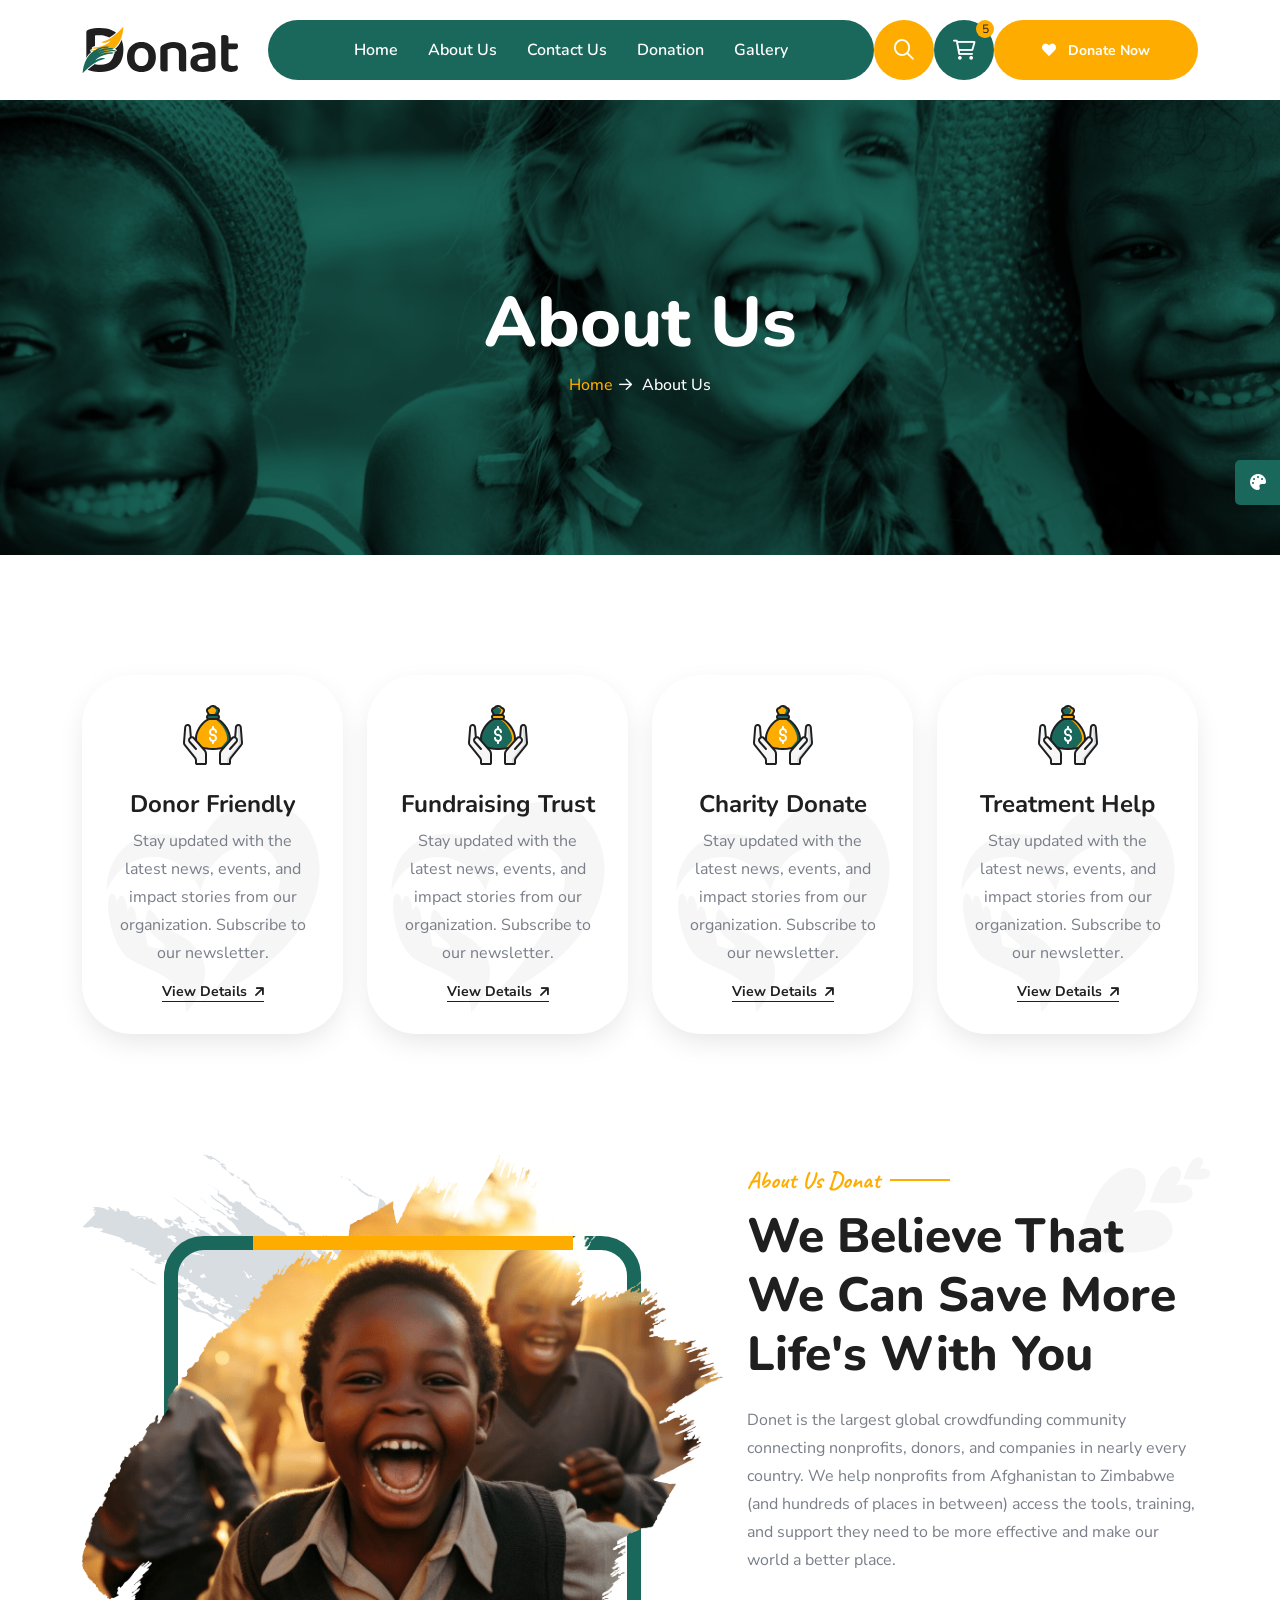
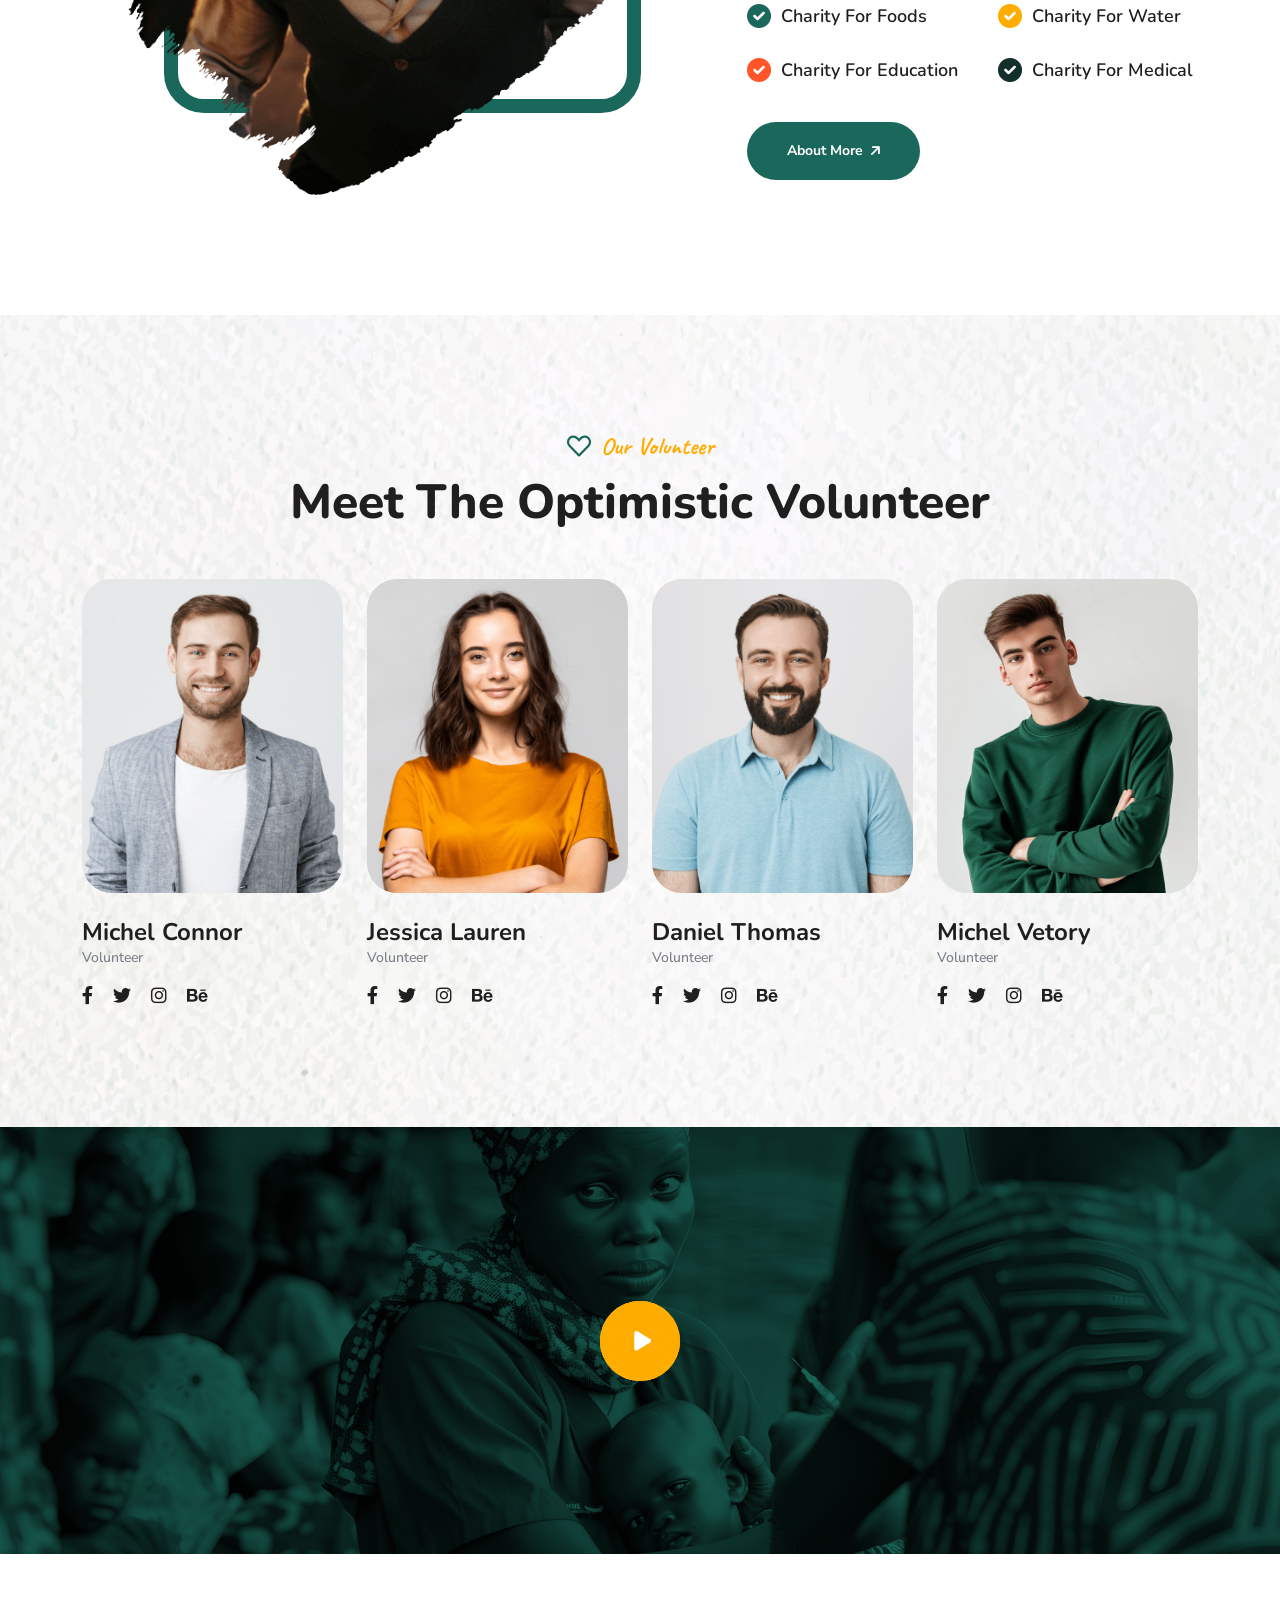
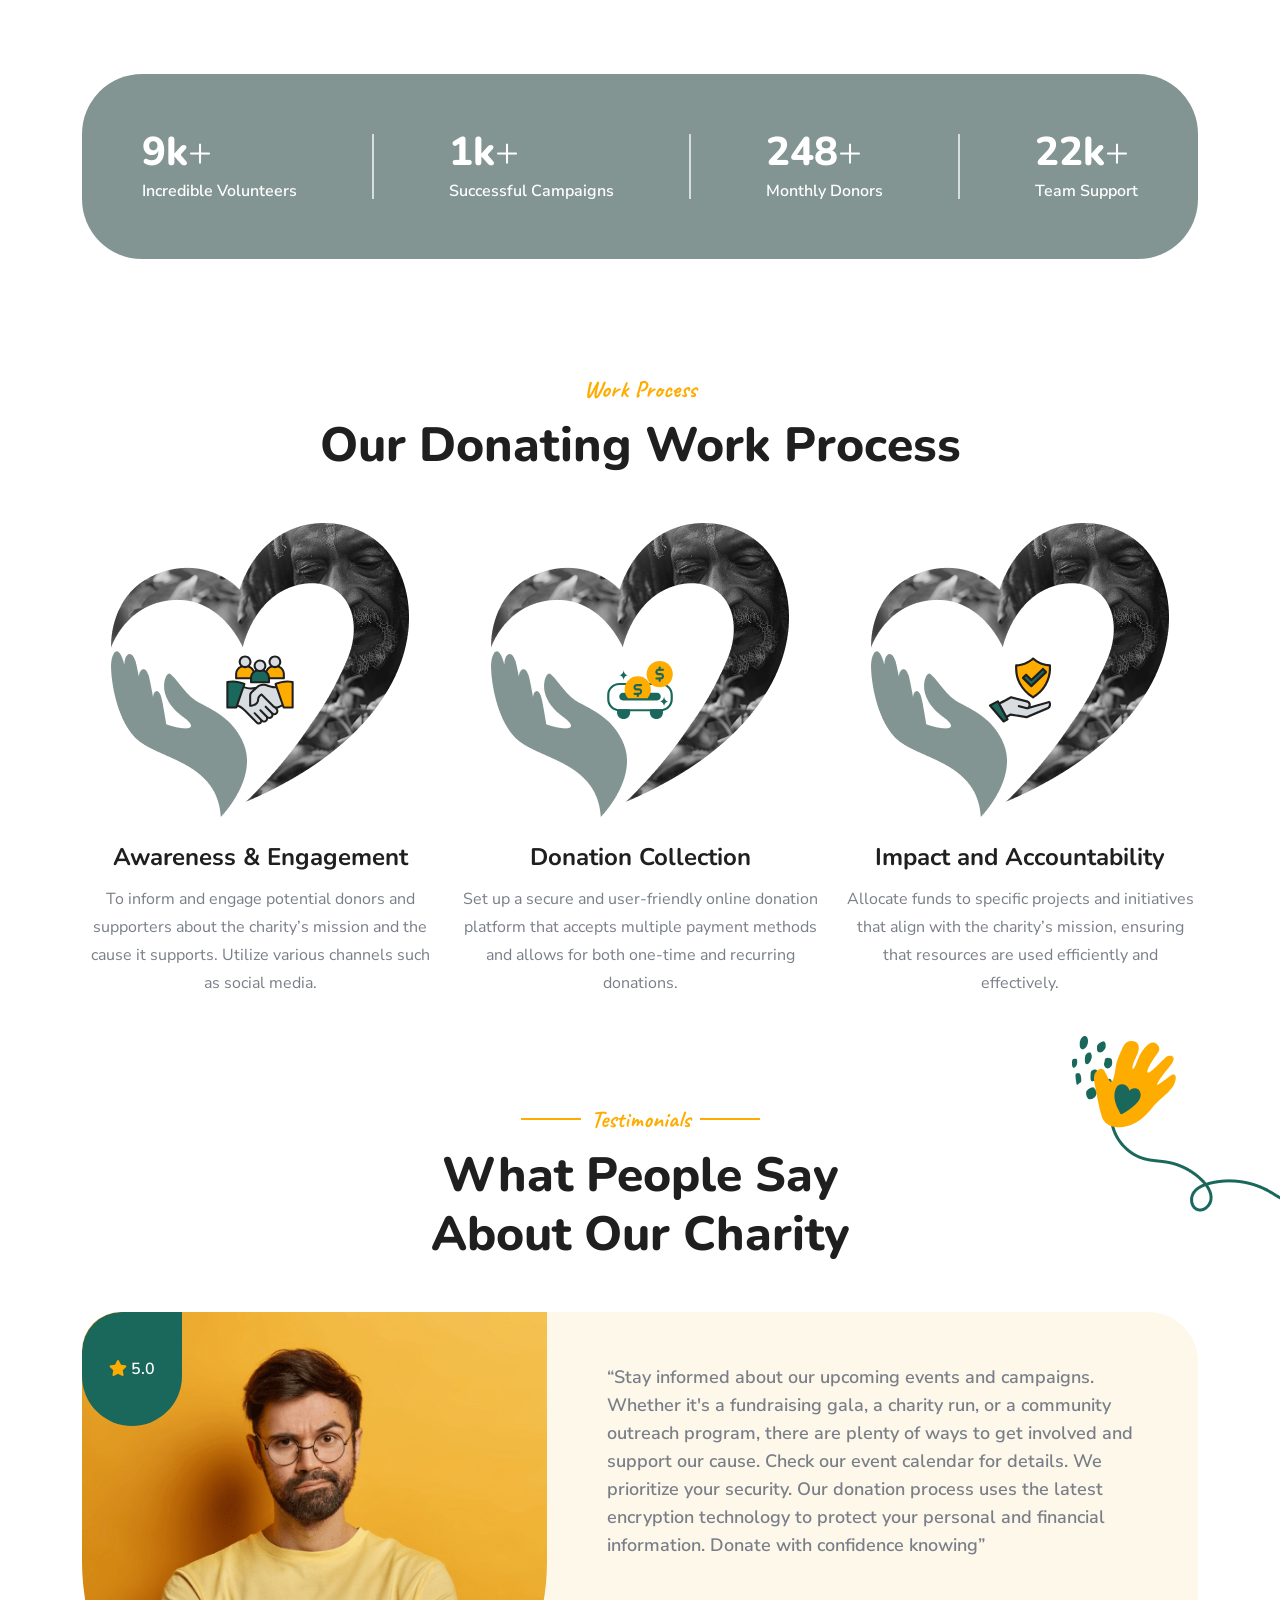
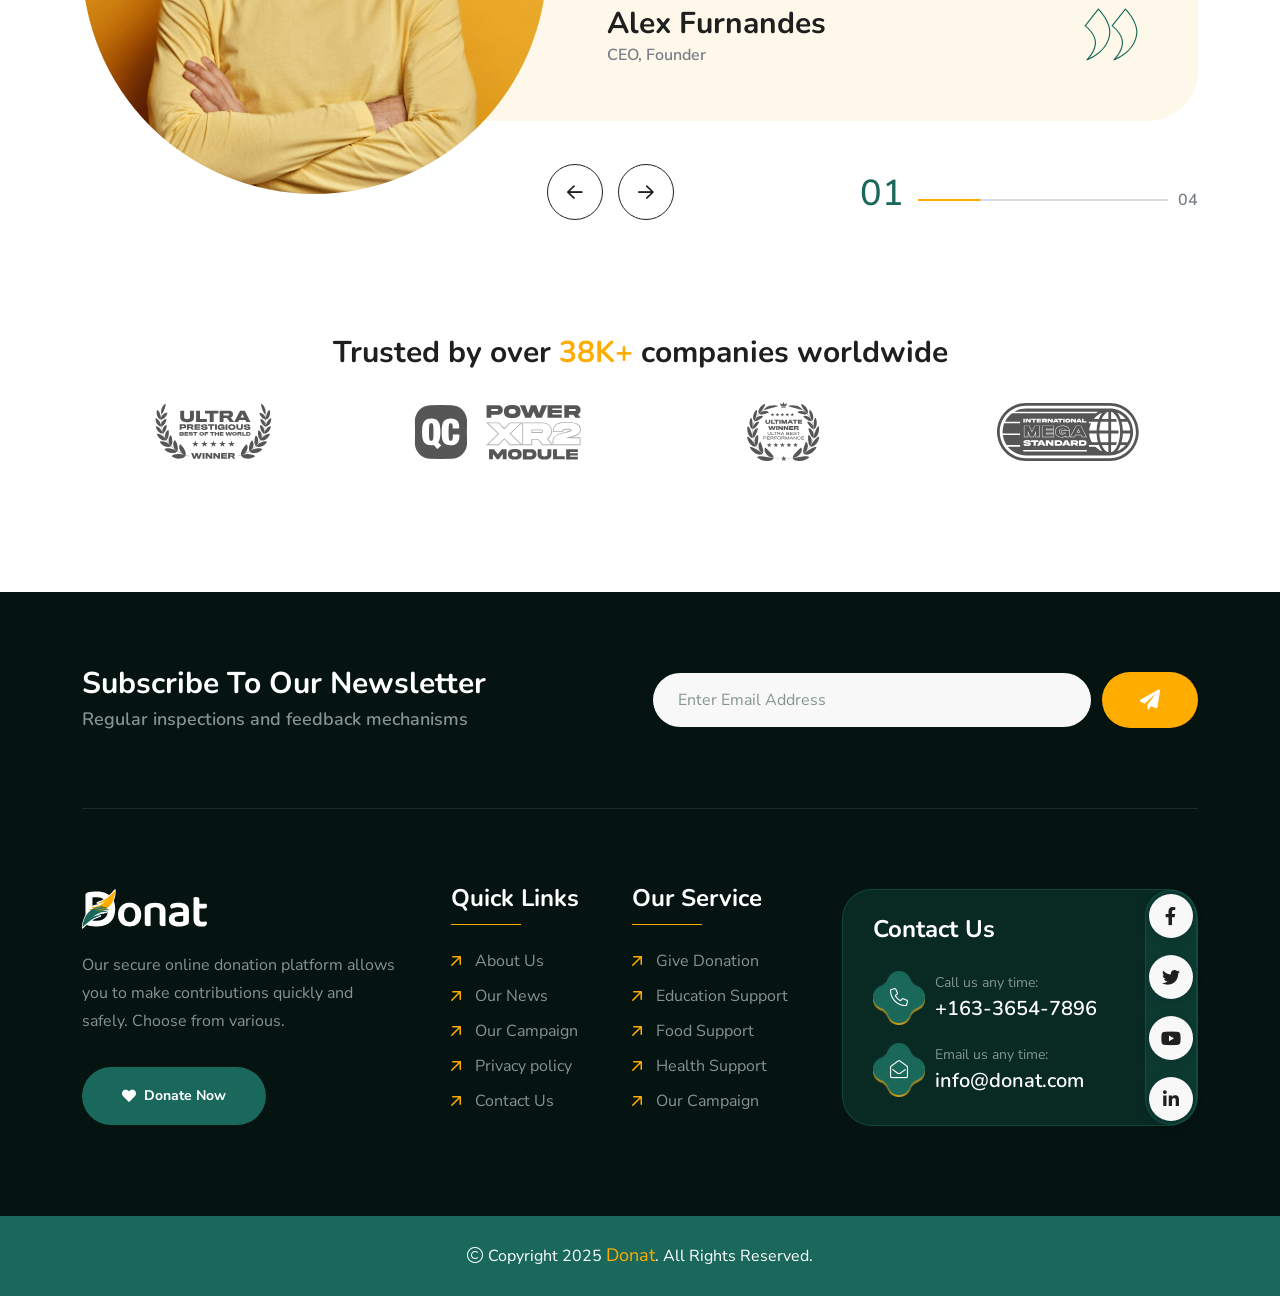
<file: about.html>
<!doctype html>
<html class="no-js" lang="zxx" dir="ltr">


<head>
    <meta charset="utf-8">
    <meta http-equiv="x-ua-compatible" content="ie=edge">
    <title>Donat - Charity & Donation</title>
    <meta name="author" content="Donat">
    <meta name="description" content="Donat - Charity & Donation HTML Template">
    <meta name="keywords" content="Donat - Charity & Donation HTML Template">
    <meta name="robots" content="INDEX,FOLLOW">

    <!-- Mobile Specific Metas -->
    <meta name="viewport" content="width=device-width, initial-scale=1, shrink-to-fit=no">

    <!-- Favicons - Place favicon.ico in the root directory -->
    <link rel="apple-touch-icon" sizes="57x57" href="assets/img/favicons/apple-icon-57x57.png">
    <link rel="apple-touch-icon" sizes="60x60" href="assets/img/favicons/apple-icon-60x60.png">
    <link rel="apple-touch-icon" sizes="72x72" href="assets/img/favicons/apple-icon-72x72.png">
    <link rel="apple-touch-icon" sizes="76x76" href="assets/img/favicons/apple-icon-76x76.png">
    <link rel="apple-touch-icon" sizes="114x114" href="assets/img/favicons/apple-icon-114x114.png">
    <link rel="apple-touch-icon" sizes="120x120" href="assets/img/favicons/apple-icon-120x120.png">
    <link rel="apple-touch-icon" sizes="144x144" href="assets/img/favicons/apple-icon-144x144.png">
    <link rel="apple-touch-icon" sizes="152x152" href="assets/img/favicons/apple-icon-152x152.png">
    <link rel="apple-touch-icon" sizes="180x180" href="assets/img/favicons/apple-icon-180x180.png">
    <link rel="icon" type="image/png" sizes="192x192" href="assets/img/favicons/android-icon-192x192.png">
    <link rel="icon" type="image/png" sizes="32x32" href="assets/img/favicons/favicon-32x32.png">
    <link rel="icon" type="image/png" sizes="96x96" href="assets/img/favicons/favicon-96x96.png">
    <link rel="icon" type="image/png" sizes="16x16" href="assets/img/favicons/favicon-16x16.png">
    <link rel="manifest" href="assets/img/favicons/manifest.json">
    <meta name="msapplication-TileColor" content="#ffffff">
    <meta name="msapplication-TileImage" content="assets/img/favicons/ms-icon-144x144.png">
    <meta name="theme-color" content="#ffffff">

    <!--==============================
	  Google Fonts
	============================== -->
    <link rel="preconnect" href="https://fonts.googleapis.com/">
    <link rel="preconnect" href="https://fonts.gstatic.com/" crossorigin>
    <link href="https://fonts.googleapis.com/css2?family=Caveat:wght@400..700&amp;family=Nunito+Sans:ital,opsz,wght@0,6..12,200..1000;1,6..12,200..1000&amp;family=Nunito:ital,wght@0,200..1000;1,200..1000&amp;display=swap" rel="stylesheet">

    <!--==============================
	    All CSS File
	============================== -->
    <!-- Bootstrap -->
    <link rel="stylesheet" href="assets/css/bootstrap.min.css">
    <!-- Fontawesome Icon -->
    <link rel="stylesheet" href="assets/css/fontawesome.min.css">
    <!-- Magnific Popup -->
    <link rel="stylesheet" href="assets/css/magnific-popup.min.css">
    <!-- Swiper Js -->
    <link rel="stylesheet" href="assets/css/swiper-bundle.min.css">
    <!-- Theme Custom CSS -->
    <link rel="stylesheet" href="assets/css/style.css">

</head>

<body>

    <!--[if lte IE 9]>
    	<p class="browserupgrade">You are using an <strong>outdated</strong> browser. Please <a href="https://browsehappy.com/">upgrade your browser</a> to improve your experience and security.</p>
  	<![endif]-->


    <!--********************************
   		Code Start From Here 
	******************************** -->

    <!--==============================
     Preloader
  ==============================-->
    <div class="preloader ">
        <button class="th-btn style2 preloaderCls">Cancel Preloader </button>
        <div class="preloader-inner">
            <span class="loader">
                Donat
                <span class="loading-text">Donat</span>
            </span>
        </div>
    </div><!--==============================
    Sidemenu
============================== -->
    <div class="sidemenu-wrapper sidemenu-cart ">
        <div class="sidemenu-content">
            <button class="closeButton sideMenuCls"><i class="far fa-times"></i></button>
            <div class="widget woocommerce widget_shopping_cart">
                <h3 class="widget_title">Shopping cart</h3>
                <div class="widget_shopping_cart_content">
                    <ul class="woocommerce-mini-cart cart_list product_list_widget ">
                        <li class="woocommerce-mini-cart-item mini_cart_item">
                            <a href="#" class="remove remove_from_cart_button"><i class="far fa-times"></i></a>
                            <a href="#"><img src="assets/img/product/product_thumb_1_1.png" alt="Cart Image">Books</a>
                            <span class="quantity">1 ×
                                <span class="woocommerce-Price-amount amount">
                                    <span class="woocommerce-Price-currencySymbol">$</span>940.00</span>
                            </span>
                        </li>
                        <li class="woocommerce-mini-cart-item mini_cart_item">
                            <a href="#" class="remove remove_from_cart_button"><i class="far fa-times"></i></a>
                            <a href="#"><img src="assets/img/product/product_thumb_1_2.png" alt="Cart Image">Medicine</a>
                            <span class="quantity">1 ×
                                <span class="woocommerce-Price-amount amount">
                                    <span class="woocommerce-Price-currencySymbol">$</span>899.00</span>
                            </span>
                        </li>
                        <li class="woocommerce-mini-cart-item mini_cart_item">
                            <a href="#" class="remove remove_from_cart_button"><i class="far fa-times"></i></a>
                            <a href="#"><img src="assets/img/product/product_thumb_1_3.png" alt="Cart Image">Dress</a>
                            <span class="quantity">1 ×
                                <span class="woocommerce-Price-amount amount">
                                    <span class="woocommerce-Price-currencySymbol">$</span>756.00</span>
                            </span>
                        </li>
                        <li class="woocommerce-mini-cart-item mini_cart_item">
                            <a href="#" class="remove remove_from_cart_button"><i class="far fa-times"></i></a>
                            <a href="#"><img src="assets/img/product/product_thumb_1_4.png" alt="Cart Image">Chair</a>
                            <span class="quantity">1 ×
                                <span class="woocommerce-Price-amount amount">
                                    <span class="woocommerce-Price-currencySymbol">$</span>723.00</span>
                            </span>
                        </li>
                        <li class="woocommerce-mini-cart-item mini_cart_item">
                            <a href="#" class="remove remove_from_cart_button"><i class="far fa-times"></i></a>
                            <a href="#"><img src="assets/img/product/product_thumb_1_5.png" alt="Cart Image">Cloths</a>
                            <span class="quantity">1 ×
                                <span class="woocommerce-Price-amount amount">
                                    <span class="woocommerce-Price-currencySymbol">$</span>1080.00</span>
                            </span>
                        </li>
                    </ul>
                    <p class="woocommerce-mini-cart__total total">
                        <strong>Subtotal:</strong>
                        <span class="woocommerce-Price-amount amount">
                            <span class="woocommerce-Price-currencySymbol">$</span>4398.00</span>
                    </p>
                    <p class="woocommerce-mini-cart__buttons buttons">
                        <a href="cart.html" class="th-btn wc-forward">View cart</a>
                        <a href="checkout.html" class="th-btn checkout wc-forward">Checkout</a>
                    </p>
                </div>
            </div>
        </div>
    </div>
    <div class="popup-search-box d-none d-lg-block">
        <button class="searchClose"><i class="far fa-times"></i></button>
        <form action="#">
            <input type="text" placeholder="What are you looking for?">
            <button type="submit"><i class="fal fa-search"></i></button>
        </form>
    </div><!--==============================
    Mobile Menu
  ============================== -->
    <div class="th-menu-wrapper">
        <div class="th-menu-area text-center">
            <button class="th-menu-toggle"><i class="fal fa-times"></i></button>
            <div class="mobile-logo">
                <a href="index.html"><img src="assets/img/logo.svg" alt="Donat"></a>
            </div>
            <div class="th-mobile-menu">
                <ul>
                    <li>
                        <a href="index.html">Home</a>
                    </li>
                    <li><a href="about.html">About Us</a></li> 

                    <li> 
                        <a href="contact.html">Contact Us</a> 
                    </li>                 
                    <li> 
                        <a href="donation.html">Donation</a> 
                     </li>                
                    <li> 
                        <a href="gallery.html">Gallery</a> 
                     </li>                
                </ul>
            </div>
        </div>
    </div>
    <div class="color-scheme-wrap active">
        <button class="switchIcon"><i class="fa-solid fa-palette"></i></button>
        <h3 class="color-scheme-wrap-title text-center">Color Switcher</h3>
        <h4 class="color-scheme-wrap-subtitle text-center">Theme Color</h4>
        <div class="color-switch-btns">
            <button data-color="#1A685B"><i class="fa-solid fa-droplet"></i></button>
            <button data-color="#f34e3a"><i class="fa-solid fa-droplet"></i></button>
            <button data-color="#FF4857"><i class="fa-solid fa-droplet"></i></button>
            <button data-color="#3843C1"><i class="fa-solid fa-droplet"></i></button>
            <button data-color="#FF7E02"><i class="fa-solid fa-droplet"></i></button>
        </div>
        <h4 class="color-scheme-wrap-subtitle mt-20 text-center">Secondary Color</h4>
        <div class="secondary-color-switch-btns">
            <button data-secondary-color="#FFAC00"><i class="fa-solid fa-droplet"></i></button>
            <button data-secondary-color="#F41E1E"><i class="fa-solid fa-droplet"></i></button>
            <button data-secondary-color="#f34e3a"><i class="fa-solid fa-droplet"></i></button>
            <button data-secondary-color="#FF4857"><i class="fa-solid fa-droplet"></i></button>
            <button data-secondary-color="#3843C1"><i class="fa-solid fa-droplet"></i></button>
        </div>
    </div><!--==============================
	Header Area
==============================-->
    <header class="th-header header-layout1 onepage-nav">
        <div class="sticky-wrapper">
            <!-- Main Menu Area -->
            <div class="container">
                <div class="menu-area">
                    <div class="header-logo">
                        <a href="index.html"><img src="assets/img/logo.svg" alt="Donat"></a>
                    </div>
                    <div class="menu-area-wrap">
                        <nav class="main-menu d-none d-lg-block">
                            <ul>
                                <li>
                                    <a href="index.html">Home</a>
                                </li>
                                <li><a href="about.html">About Us</a></li> 

                                <li> 
                                    <a href="contact.html">Contact Us</a> 
                                </li>                 
                                <li> 
                                    <a href="donation.html">Donation</a> 
                                 </li>                
                                <li> 
                                    <a href="gallery.html">Gallery</a> 
                                </li> 
                            </ul>
                        </nav>
                        <p class="header-notice"><img class="me-1" src="assets/img/icon/heart-icon.svg" alt="img">Are you ready to help them? Let’s become a volunteers...</p>
                    </div>
                    <div class="header-button">
                        <button type="button" class="icon-btn style2 searchBoxToggler d-lg-block d-none"><i class="far fa-search"></i></button>
                        <button type="button" class="icon-btn sideMenuToggler">
                            <span class="badge">5</span>
                            <i class="fa-regular fa-cart-shopping"></i>
                        </button>
                        <a href="contact.html" class="th-btn style3 d-xl-block d-none"><i class="fas fa-heart me-2"></i> Donate Now</a>
                        <button type="button" class="icon-btn th-menu-toggle d-lg-none"><i class="far fa-bars"></i></button>
                    </div>
                </div>
            </div>
        </div>
    </header>


    <!--==============================
    Breadcumb
============================== -->
    <div class="breadcumb-wrapper " data-bg-src="assets/img/bg/breadcumb-bg.jpg" data-overlay="theme">
        <div class="container">
            <div class="breadcumb-content">
                <h1 class="breadcumb-title">About Us</h1>
                <ul class="breadcumb-menu">
                    <li><a href="index.html">Home</a></li>
                    <li>About Us</li>
                </ul>
            </div>
        </div>
    </div><!--==============================
Feature Area  
==============================-->
    <section class="space-top">
        <div class="container">
            <div class="row gy-4 justify-content-center">
                <div class="col-lg-3 col-md-6">
                    <div class="feature-card">
                        <div class="feature-card-bg-shape">
                            <img src="assets/img/shape/feature-card-bg-shape1-1.png" alt="img">
                        </div>
                        <div class="box-icon">
                            <img src="assets/img/icon/feature-icon1-2.svg" alt="icon">
                        </div>
                        <h3 class="box-title">Donor Friendly</h3>
                        <p class="box-text">Stay updated with the latest news, events, and impact stories from our organization. Subscribe to our newsletter.</p>
                        <a class="link-btn style2" href="about.html">View Details <i class="fa-solid fa-arrow-up-right ms-2"></i></a>
                    </div>
                </div>
                <div class="col-lg-3 col-md-6">
                    <div class="feature-card">
                        <div class="feature-card-bg-shape">
                            <img src="assets/img/shape/feature-card-bg-shape1-1.png" alt="img">
                        </div>
                        <div class="box-icon">
                            <img src="assets/img/icon/feature-icon1-1.svg" alt="icon">
                        </div>
                        <h3 class="box-title">Fundraising Trust</h3>
                        <p class="box-text">Stay updated with the latest news, events, and impact stories from our organization. Subscribe to our newsletter.</p>
                        <a class="link-btn style2" href="about.html">View Details <i class="fa-solid fa-arrow-up-right ms-2"></i></a>
                    </div>
                </div>
                <div class="col-lg-3 col-md-6">
                    <div class="feature-card">
                        <div class="feature-card-bg-shape">
                            <img src="assets/img/shape/feature-card-bg-shape1-1.png" alt="img">
                        </div>
                        <div class="box-icon">
                            <img src="assets/img/icon/feature-icon1-2.svg" alt="icon">
                        </div>
                        <h3 class="box-title">Charity Donate</h3>
                        <p class="box-text">Stay updated with the latest news, events, and impact stories from our organization. Subscribe to our newsletter.</p>
                        <a class="link-btn style2" href="about.html">View Details <i class="fa-solid fa-arrow-up-right ms-2"></i></a>
                    </div>
                </div>
                <div class="col-lg-3 col-md-6">
                    <div class="feature-card">
                        <div class="feature-card-bg-shape">
                            <img src="assets/img/shape/feature-card-bg-shape1-1.png" alt="img">
                        </div>
                        <div class="box-icon">
                            <img src="assets/img/icon/feature-icon1-1.svg" alt="icon">
                        </div>
                        <h3 class="box-title">Treatment Help</h3>
                        <p class="box-text">Stay updated with the latest news, events, and impact stories from our organization. Subscribe to our newsletter.</p>
                        <a class="link-btn style2" href="about.html">View Details <i class="fa-solid fa-arrow-up-right ms-2"></i></a>
                    </div>
                </div>
            </div>
        </div>
    </section> <!--==============================
About Area  
==============================-->
    <div class="overflow-hidden space" id="about-sec">
        <div class="shape-mockup about-bg-shape1-1 jump-reverse" data-top="10%" data-right="5%">
            <img src="assets/img/shape/heart-shape1.png" alt="shape">
        </div>
        <div class="container">
            <div class="row gy-4 align-items-center">
                <div class="col-xl-7">
                    <div class="img-box1">
                        <div class="img1" data-mask-src="assets/img/normal/about_1_1-mask.png">
                            <img src="assets/img/normal/about_1_1.png" alt="About">
                        </div>
                        <div class="about-shape1-1 jump">
                            <img src="assets/img/shape/about_shape1_1.png" alt="img">
                        </div>
                    </div>
                </div>
                <div class="col-xl-5">
                    <div class="about-wrap1">
                        <div class="title-area mb-30">
                            <span class="sub-title before-none">About Us Donat</span>
                            <h2 class="sec-title">We Believe that We can Save More Life's with you</h2>
                            <p class="">Donet is the largest global crowdfunding community connecting nonprofits, donors, and companies in nearly every country. We help nonprofits from Afghanistan to Zimbabwe (and hundreds of places in between) access the tools, training, and support they need to be more effective and make our world a better place.</p>
                        </div>
                        <div class="checklist style2 list-two-column">
                            <ul>
                                <li>Charity For Foods</li>
                                <li data-theme-color="var(--theme-color2)">Charity For Water</li>
                                <li data-theme-color="#FF5528">Charity For Education</li>
                                <li data-theme-color="#122F2A">Charity For Medical</li>
                            </ul>
                        </div>
                        <div class="btn-wrap mt-40">
                            <a href="about.html" class="th-btn">About More<i class="fas fa-arrow-up-right ms-2"></i></a>
                        </div>
                    </div>
                </div>

            </div>
        </div>
    </div><!--==============================
Team Area  
==============================-->
    <section class="space" id="team-sec" data-bg-src="assets/img/bg/gray-bg2.png">
        <div class="shape-mockup team-bg-shape3-1 d-xxl-block d-none" data-top="0%" data-left="0%" data-bottom="0"><img src="assets/img/shape/team_bg_shape3_1.png" alt="img"></div>
        <div class="shape-mockup team-bg-shape3-2 d-xxl-block d-none" data-top="0%" data-right="0%" data-bottom="0"><img src="assets/img/shape/team_bg_shape3_2.png" alt="img"></div>
        <div class="shape-mockup team-bg-shape3-3 spin d-xxl-block d-none" data-top="15%" data-left="20%">
            <div class="color-masking2">
                <div class="masking-src" data-mask-src="assets/img/shape/team_bg_shape3_3.png"></div>
                <img src="assets/img/shape/team_bg_shape3_3.png" alt="img">
            </div>
        </div>
        <div class="shape-mockup team-bg-shape3-4 jump d-xxl-block d-none" data-top="18%" data-right="10%">
            <img src="assets/img/shape/team_bg_shape3_4.png" alt="img">
        </div>
        <div class="shape-mockup team-bg-shape3-5 spin d-xxl-block d-none" data-bottom="18%" data-left="10%">
            <img src="assets/img/shape/team_bg_shape3_5.png" alt="img">
        </div>
        <div class="shape-mockup team-bg-shape3-6 spin d-xxl-block d-none" data-bottom="10%" data-right="10%">
            <div class="color-masking">
                <div class="masking-src" data-mask-src="assets/img/shape/team_bg_shape3_6.png"></div>
                <img src="assets/img/shape/team_bg_shape3_6.png" alt="img">
            </div>
        </div>
        <div class="container">
            <div class="title-area text-center">
                <span class="sub-title after-none before-none"><i class="far fa-heart text-theme"></i> Our Volunteer</span>
                <h2 class="sec-title">Meet The Optimistic Volunteer</h2>
            </div>
            <div class="slider-area">
                <div class="swiper th-slider has-shadow" id="teamSlider3" data-slider-options='{"breakpoints":{"0":{"slidesPerView":1},"576":{"slidesPerView":"2"},"768":{"slidesPerView":"2"},"992":{"slidesPerView":"3"},"1200":{"slidesPerView":"4"}}}'>
                    <div class="swiper-wrapper">
                        <!-- Single Item -->
                        <div class="swiper-slide">
                            <div class="th-team team-card3">
                                <div class="team-img">
                                    <img src="assets/img/team/team_3_1.png" alt="Team">
                                </div>
                                <div class="team-card-content">
                                    <h3 class="box-title"><a href="team-details.html">Michel Connor</a></h3>
                                    <span class="team-desig">Volunteer</span>
                                    <div class="th-social style2">
                                        <a target="_blank" href="https://facebook.com/"><i class="fab fa-facebook-f"></i></a>
                                        <a target="_blank" href="https://twitter.com/"><i class="fab fa-twitter"></i></a>
                                        <a target="_blank" href="https://instagram.com/"><i class="fab fa-instagram"></i></a>
                                        <a target="_blank" href="https://behance.com/"><i class="fab fa-behance"></i></a>
                                    </div>
                                </div>
                            </div>
                        </div>

                        <!-- Single Item -->
                        <div class="swiper-slide">
                            <div class="th-team team-card3">
                                <div class="team-img">
                                    <img src="assets/img/team/team_3_2.png" alt="Team">
                                </div>
                                <div class="team-card-content">
                                    <h3 class="box-title"><a href="team-details.html">Jessica Lauren</a></h3>
                                    <span class="team-desig">Volunteer</span>
                                    <div class="th-social style2">
                                        <a target="_blank" href="https://facebook.com/"><i class="fab fa-facebook-f"></i></a>
                                        <a target="_blank" href="https://twitter.com/"><i class="fab fa-twitter"></i></a>
                                        <a target="_blank" href="https://instagram.com/"><i class="fab fa-instagram"></i></a>
                                        <a target="_blank" href="https://behance.com/"><i class="fab fa-behance"></i></a>
                                    </div>
                                </div>
                            </div>
                        </div>

                        <!-- Single Item -->
                        <div class="swiper-slide">
                            <div class="th-team team-card3">
                                <div class="team-img">
                                    <img src="assets/img/team/team_3_3.png" alt="Team">
                                </div>
                                <div class="team-card-content">
                                    <h3 class="box-title"><a href="team-details.html">Daniel Thomas</a></h3>
                                    <span class="team-desig">Volunteer</span>
                                    <div class="th-social style2">
                                        <a target="_blank" href="https://facebook.com/"><i class="fab fa-facebook-f"></i></a>
                                        <a target="_blank" href="https://twitter.com/"><i class="fab fa-twitter"></i></a>
                                        <a target="_blank" href="https://instagram.com/"><i class="fab fa-instagram"></i></a>
                                        <a target="_blank" href="https://behance.com/"><i class="fab fa-behance"></i></a>
                                    </div>
                                </div>
                            </div>
                        </div>

                        <!-- Single Item -->
                        <div class="swiper-slide">
                            <div class="th-team team-card3">
                                <div class="team-img">
                                    <img src="assets/img/team/team_3_4.png" alt="Team">
                                </div>
                                <div class="team-card-content">
                                    <h3 class="box-title"><a href="team-details.html">Michel Vetory</a></h3>
                                    <span class="team-desig">Volunteer</span>
                                    <div class="th-social style2">
                                        <a target="_blank" href="https://facebook.com/"><i class="fab fa-facebook-f"></i></a>
                                        <a target="_blank" href="https://twitter.com/"><i class="fab fa-twitter"></i></a>
                                        <a target="_blank" href="https://instagram.com/"><i class="fab fa-instagram"></i></a>
                                        <a target="_blank" href="https://behance.com/"><i class="fab fa-behance"></i></a>
                                    </div>
                                </div>
                            </div>
                        </div>

                        <!-- Single Item -->
                        <div class="swiper-slide">
                            <div class="th-team team-card3">
                                <div class="team-img">
                                    <img src="assets/img/team/team_3_5.png" alt="Team">
                                </div>
                                <div class="team-card-content">
                                    <h3 class="box-title"><a href="team-details.html">Emma Mary</a></h3>
                                    <span class="team-desig">Volunteer</span>
                                    <div class="th-social style2">
                                        <a target="_blank" href="https://facebook.com/"><i class="fab fa-facebook-f"></i></a>
                                        <a target="_blank" href="https://twitter.com/"><i class="fab fa-twitter"></i></a>
                                        <a target="_blank" href="https://instagram.com/"><i class="fab fa-instagram"></i></a>
                                        <a target="_blank" href="https://behance.com/"><i class="fab fa-behance"></i></a>
                                    </div>
                                </div>
                            </div>
                        </div>

                        <!-- Single Item -->
                        <div class="swiper-slide">
                            <div class="th-team team-card3">
                                <div class="team-img">
                                    <img src="assets/img/team/team_3_6.png" alt="Team">
                                </div>
                                <div class="team-card-content">
                                    <h3 class="box-title"><a href="team-details.html">Alexander Joseph</a></h3>
                                    <span class="team-desig">Volunteer</span>
                                    <div class="th-social style2">
                                        <a target="_blank" href="https://facebook.com/"><i class="fab fa-facebook-f"></i></a>
                                        <a target="_blank" href="https://twitter.com/"><i class="fab fa-twitter"></i></a>
                                        <a target="_blank" href="https://instagram.com/"><i class="fab fa-instagram"></i></a>
                                        <a target="_blank" href="https://behance.com/"><i class="fab fa-behance"></i></a>
                                    </div>
                                </div>
                            </div>
                        </div>

                        <!-- Single Item -->
                        <div class="swiper-slide">
                            <div class="th-team team-card3">
                                <div class="team-img">
                                    <img src="assets/img/team/team_3_7.png" alt="Team">
                                </div>
                                <div class="team-card-content">
                                    <h3 class="box-title"><a href="team-details.html">Olivia Patricia</a></h3>
                                    <span class="team-desig">Volunteer</span>
                                    <div class="th-social style2">
                                        <a target="_blank" href="https://facebook.com/"><i class="fab fa-facebook-f"></i></a>
                                        <a target="_blank" href="https://twitter.com/"><i class="fab fa-twitter"></i></a>
                                        <a target="_blank" href="https://instagram.com/"><i class="fab fa-instagram"></i></a>
                                        <a target="_blank" href="https://behance.com/"><i class="fab fa-behance"></i></a>
                                    </div>
                                </div>
                            </div>
                        </div>

                        <!-- Single Item -->
                        <div class="swiper-slide">
                            <div class="th-team team-card3">
                                <div class="team-img">
                                    <img src="assets/img/team/team_3_8.png" alt="Team">
                                </div>
                                <div class="team-card-content">
                                    <h3 class="box-title"><a href="team-details.html">Ethan David</a></h3>
                                    <span class="team-desig">Volunteer</span>
                                    <div class="th-social style2">
                                        <a target="_blank" href="https://facebook.com/"><i class="fab fa-facebook-f"></i></a>
                                        <a target="_blank" href="https://twitter.com/"><i class="fab fa-twitter"></i></a>
                                        <a target="_blank" href="https://instagram.com/"><i class="fab fa-instagram"></i></a>
                                        <a target="_blank" href="https://behance.com/"><i class="fab fa-behance"></i></a>
                                    </div>
                                </div>
                            </div>
                        </div>

                    </div>
                </div>
            </div>
        </div>
    </section>

    <!--==============================
Video Area  
==============================-->
    <div class="video-area-3">
        <div class="shape-mockup video-bg-shape3-1" data-top="0" data-left="0" data-bottom="0">
            <img src="assets/img/shape/video_bg_shape3_1.png" alt="img">
        </div>
        <div class="shape-mockup video-bg-shape3-2" data-top="0" data-right="0" data-bottom="0">
            <img src="assets/img/shape/video_bg_shape3_2.png" alt="img">
        </div>
        <div class="video-thumb3-1 video-box-center">
            <img src="assets/img/normal/video-thumb3-1.png" alt="img">
            <a href="https://www.youtube.com/watch?v=_sI_Ps7JSEk" class="play-btn style7 popup-video"><i class="fa-sharp fa-solid fa-play"></i></a>
        </div>
    </div>
    <!--==============================
Counter Area  
==============================-->
    <div class="">
        <div class="container">
            <div class="counter-wrap style2 bg-light">
                <div class="counter-card">
                    <div class="media-body">
                        <h2 class="box-number text-white"><span class="counter-number">15</span>k<span class="fw-light">+</span></h2>
                        <p class="box-text text-white">Incredible Volunteers</p>
                    </div>
                </div>
                <div class="divider"></div>
                <div class="counter-card">
                    <div class="media-body">
                        <h2 class="box-number text-white"><span class="counter-number">1</span>k<span class="fw-light">+</span></h2>
                        <p class="box-text text-white">Successful Campaigns</p>
                    </div>
                </div>
                <div class="divider"></div>
                <div class="counter-card">
                    <div class="media-body">
                        <h2 class="box-number text-white"><span class="counter-number">400</span><span class="fw-light">+</span></h2>
                        <p class="box-text text-white">Monthly Donors</p>
                    </div>
                </div>
                <div class="divider"></div>
                <div class="counter-card">
                    <div class="media-body">
                        <h2 class="box-number text-white"><span class="counter-number">35</span>k<span class="fw-light">+</span></h2>
                        <p class="box-text text-white">Team Support</p>
                    </div>
                </div>
                <div class="divider"></div>
            </div>
        </div>
    </div><!--==============================
Process Area  
==============================-->
    <section class="space-top">
        <div class="shape-mockup process-shape1-1 jump-reverse d-xxl-block d-none" data-top="20%" data-left="0"><img src="assets/img/shape/hand-bg-shape2-1.png" alt="img"></div>
        <div class="container">
            <div class="title-area text-center">
                <span class="sub-title after-none before-none">Work Process</span>
                <h2 class="sec-title">Our Donating Work Process</h2>
            </div>
            <div class="row gy-40 justify-content-center">
                <div class="col-lg-4 col-md-6 process-card-wrap">
                    <div class="process-card">
                        <div class="process-card-thumb-wrap">
                            <div class="process-card-thumb" data-mask-src="assets/img/process/process-card-shape.png">
                                <img src="assets/img/process/process-card-1-1.png" alt="img">
                            </div>
                            <div class="process-card-icon">
                                <img src="assets/img/icon/process-icon1-1.svg" alt="img">
                            </div>
                            <div class="process-card-shape">
                                <img src="assets/img/process/process-card-shape2.png" alt="img">
                            </div>
                        </div>
                        <div class="box-content">
                            <h3 class="box-title">Awareness & Engagement</h3>
                            <p class="box-text">To inform and engage potential donors and supporters about the charity’s mission and the cause it supports. Utilize various channels such as social media.</p>
                        </div>
                    </div>
                </div>
                <div class="col-lg-4 col-md-6 process-card-wrap">
                    <div class="process-card">
                        <div class="process-card-thumb-wrap">
                            <div class="process-card-thumb" data-mask-src="assets/img/process/process-card-shape.png">
                                <img src="assets/img/process/process-card-1-1.png" alt="img">
                            </div>
                            <div class="process-card-icon">
                                <img src="assets/img/icon/process-icon1-2.svg" alt="img">
                            </div>
                            <div class="process-card-shape">
                                <img src="assets/img/process/process-card-shape2.png" alt="img">
                            </div>
                        </div>
                        <div class="box-content">
                            <h3 class="box-title">Donation Collection</h3>
                            <p class="box-text">Set up a secure and user-friendly online donation platform that accepts multiple payment methods and allows for both one-time and recurring donations.</p>
                        </div>
                    </div>
                </div>
                <div class="col-lg-4 col-md-6 process-card-wrap">
                    <div class="process-card">
                        <div class="process-card-thumb-wrap">
                            <div class="process-card-thumb" data-mask-src="assets/img/process/process-card-shape.png">
                                <img src="assets/img/process/process-card-1-1.png" alt="img">
                            </div>
                            <div class="process-card-icon">
                                <img src="assets/img/icon/process-icon1-3.svg" alt="img">
                            </div>
                            <div class="process-card-shape">
                                <img src="assets/img/process/process-card-shape2.png" alt="img">
                            </div>
                        </div>
                        <div class="box-content">
                            <h3 class="box-title">Impact and Accountability</h3>
                            <p class="box-text">Allocate funds to specific projects and initiatives that align with the charity’s mission, ensuring that resources are used efficiently and effectively.</p>
                        </div>
                    </div>
                </div>
            </div>
        </div>
    </section>
    <!--==============================
Testimonial Area  
==============================-->
    <section class="testi-area-1 space" id="testi-sec">
        <div class="shape-mockup testi-bg-shape1-1 jump-reverse d-xl-block d-none" data-top="5%" data-right="0">
            <img src="assets/img/shape/footer-bg-shape3.png" alt="img">
        </div>
        <div class="shape-mockup testi-bg-shape1-2" data-top="28%" data-left="5%">
            <img src="assets/img/shape/testimonial_shape1_1.png" alt="img">
        </div>
        <div class="container">
            <div class="row justify-content-center">
                <div class="col-lg-6">
                    <div class="title-area text-center">
                        <span class="sub-title">Testimonials</span>
                        <h2 class="sec-title">What People Say About
                            Our Charity</h2>
                    </div>
                </div>
            </div>
            <div class="row gx-0 justify-content-end">
                <div class="col-lg-5">
                    <div class="swiper th-slider testi-thumb-slider1" data-slider-options='{"effect":"fade","loop":false}'>
                        <div class="swiper-wrapper">
                            <div class="swiper-slide">
                                <div class="testi-box-img">
                                    <img class="testi-img" src="assets/img/testimonial/testi_1_1.png" alt="img">
                                    <div class="testi-card_review">
                                        <i class="fas fa-star"></i>
                                        5.0
                                    </div>
                                </div>
                            </div>
                            <div class="swiper-slide">
                                <div class="testi-box-img">
                                    <img class="testi-img" src="assets/img/testimonial/testi_1_2.png" alt="img">
                                    <div class="testi-card_review">
                                        <i class="fas fa-star"></i>
                                        5.0
                                    </div>
                                </div>
                            </div>
                            <div class="swiper-slide">
                                <div class="testi-box-img">
                                    <img class="testi-img" src="assets/img/testimonial/testi_1_1.png" alt="img">
                                    <div class="testi-card_review">
                                        <i class="fas fa-star"></i>
                                        5.0
                                    </div>
                                </div>
                            </div>
                            <div class="swiper-slide">
                                <div class="testi-box-img">
                                    <img class="testi-img" src="assets/img/testimonial/testi_1_2.png" alt="img">
                                    <div class="testi-card_review">
                                        <i class="fas fa-star"></i>
                                        5.0
                                    </div>
                                </div>
                            </div>
                        </div>
                    </div>
                </div>
                <div class="col-lg-7">
                    <div class="testi-slider1">
                        <div class="swiper th-slider testimonial-slider1" id="testiSlide1" data-slider-options='{"loop":false,"paginationType":"progressbar","effect":"fade", "autoHeight": "true", "thumbs":{"swiper":".testi-thumb-slider1"}}'>
                            <div class="swiper-wrapper">
                                <div class="swiper-slide">
                                    <div class="testi-card">
                                        <p class="box-text">“Stay informed about our upcoming events and campaigns. Whether it's a fundraising gala, a charity run, or a community outreach program, there are plenty of ways to get involved and support our cause. Check our event calendar for details. We prioritize your security. Our donation process uses the latest encryption technology to protect your personal and financial information. Donate with confidence knowing”</p>
                                        <h3 class="box-title">Alex Furnandes</h3>
                                        <p class="box-desig">CEO, Founder</p>
                                        <div class="quote-icon" data-mask-src="assets/img/icon/quote2.svg"></div>
                                    </div>
                                </div>
                                <div class="swiper-slide">
                                    <div class="testi-card">
                                        <p class="box-text">“Our donation process uses the latest encryption technology to protect your personal and financial information. Donate with confidence knowing Stay informed about our upcoming events and campaigns. Whether it's a fundraising gala, a charity run, or a community outreach program, there are plenty of ways to get involved and support our cause. Check our event calendar for details. We prioritize your security.”</p>
                                        <h3 class="box-title">Mustafa Kamal</h3>
                                        <p class="box-desig">CEO, Founder</p>
                                        <div class="quote-icon" data-mask-src="assets/img/icon/quote2.svg"></div>
                                    </div>
                                </div>
                                <div class="swiper-slide">
                                    <div class="testi-card">
                                        <p class="box-text">“Stay informed about our upcoming events and campaigns. Whether it's a fundraising gala, a charity run, or a community outreach program, there are plenty of ways to get involved and support our cause. Check our event calendar for details. We prioritize your security. Our donation process uses the latest encryption technology to protect your personal and financial information. Donate with confidence knowing”</p>
                                        <h3 class="box-title">Alex Furnandes</h3>
                                        <p class="box-desig">CEO, Founder</p>
                                        <div class="quote-icon" data-mask-src="assets/img/icon/quote2.svg"></div>
                                    </div>
                                </div>
                                <div class="swiper-slide">
                                    <div class="testi-card">
                                        <p class="box-text">“Our donation process uses the latest encryption technology to protect your personal and financial information. Donate with confidence knowing Stay informed about our upcoming events and campaigns. Whether it's a fundraising gala, a charity run, or a community outreach program, there are plenty of ways to get involved and support our cause. Check our event calendar for details. We prioritize your security.”</p>
                                        <h3 class="box-title">Mustafa Kamal</h3>
                                        <p class="box-desig">CEO, Founder</p>
                                        <div class="quote-icon" data-mask-src="assets/img/icon/quote2.svg"></div>
                                    </div>
                                </div>
                            </div>
                            <div class="slider-pagination"></div>
                            <div class="slider-pagination2"></div>
                        </div>
                        <div class="icon-box">
                            <button data-slider-prev="#testiSlide1" class="slider-arrow default style-border slider-prev"><i class="far fa-arrow-left"></i></button>
                            <button data-slider-next="#testiSlide1" class="slider-arrow default style-border slider-next"><i class="far fa-arrow-right"></i></button>
                        </div>
                    </div>
                </div>
            </div>
        </div>
    </section>

    <!--==============================
Brand Area  
==============================-->
    <div class="space-bottom overflow-hidden brand-area-1">
        <div class="container">
            <div class="brand-wrap1 p-0 m-0 text-center">
                <h3 class="brand-wrap-title">Trusted by over <span class="text-theme2"><span class="counter-number">90</span>K+</span> companies worldwide</h3>
                <div class="swiper th-slider" id="brandSlider1" data-slider-options='{"breakpoints":{"0":{"slidesPerView":2},"576":{"slidesPerView":"2"},"768":{"slidesPerView":"2"},"992":{"slidesPerView":"3"},"1200":{"slidesPerView":"4"},"1400":{"slidesPerView":"5", "spaceBetween": "90"}}}'>
                    <div class="swiper-wrapper">
                        <div class="swiper-slide">
                            <a href="blog.html" class="brand-box">
                                <img src="assets/img/brand/brand1-1.svg" alt="Brand Logo">
                            </a>
                        </div>
                        <div class="swiper-slide">
                            <a href="blog.html" class="brand-box">
                                <img src="assets/img/brand/brand1-2.svg" alt="Brand Logo">
                            </a>
                        </div>
                        <div class="swiper-slide">
                            <a href="blog.html" class="brand-box">
                                <img src="assets/img/brand/brand1-3.svg" alt="Brand Logo">
                            </a>
                        </div>
                        <div class="swiper-slide">
                            <a href="blog.html" class="brand-box">
                                <img src="assets/img/brand/brand1-4.svg" alt="Brand Logo">
                            </a>
                        </div>
                        <div class="swiper-slide">
                            <a href="blog.html" class="brand-box">
                                <img src="assets/img/brand/brand1-5.svg" alt="Brand Logo">
                            </a>
                        </div>
                        <div class="swiper-slide">
                            <a href="blog.html" class="brand-box">
                                <img src="assets/img/brand/brand1-1.svg" alt="Brand Logo">
                            </a>
                        </div>
                        <div class="swiper-slide">
                            <a href="blog.html" class="brand-box">
                                <img src="assets/img/brand/brand1-2.svg" alt="Brand Logo">
                            </a>
                        </div>
                        <div class="swiper-slide">
                            <a href="blog.html" class="brand-box">
                                <img src="assets/img/brand/brand1-3.svg" alt="Brand Logo">
                            </a>
                        </div>
                        <div class="swiper-slide">
                            <a href="blog.html" class="brand-box">
                                <img src="assets/img/brand/brand1-4.svg" alt="Brand Logo">
                            </a>
                        </div>
                        <div class="swiper-slide">
                            <a href="blog.html" class="brand-box">
                                <img src="assets/img/brand/brand1-5.svg" alt="Brand Logo">
                            </a>
                        </div>
                    </div>

                </div>
            </div>
        </div>
    </div>
    <!--==============================
	Footer Area
==============================-->
    <footer class="footer-wrapper footer-default" data-bg-src="assets/img/bg/footer-default-bg-mask.png">
        <div class="footer-bg-shape2 shape-mockup jump" data-top="20%" data-right="0">
            <img src="assets/img/shape/footer-bg-shape3.png" alt="img">
        </div>
        <div class="footer-bg-shape3 shape-mockup d-none" data-bottom="0" data-right="0">
            <img src="assets/img/shape/footer-bg-shape2.png" alt="img">
        </div>
        <div class="footer-top">
            <div class="container">
                <div class="subscribe-box">
                    <div class="row gy-40 align-items-center justify-content-center">
                        <div class="col-xl-6">
                            <h4 class="subscribe-box_title">Subscribe to Our Newsletter</h4>
                            <p class="subscribe-box_text">Regular inspections and feedback mechanisms</p>
                        </div>
                        <div class="col-xl-6 col-lg-8">
                            <form class="newsletter-form">
                                <div class="form-group">
                                    <input class="form-control" type="email" placeholder="Enter Email Address" required="">
                                </div>
                                <button type="submit" class="th-btn style3"><i class="fas fa-paper-plane"></i></button>
                            </form>
                        </div>
                    </div>
                </div>
            </div>
        </div>
        <div class="widget-area">
            <div class="container">
                <div class="row justify-content-between">
                    <div class="col-md-6 col-xl-auto">
                        <div class="widget footer-widget">
                            <div class="th-widget-about">
                                <div class="about-logo">
                                    <a href="index.html"><img src="assets/img/logo-white.svg" alt="Donat"></a>
                                </div>
                                <p class="about-text"> Our secure online donation platform allows you to make contributions quickly and safely. Choose from various.</p>
                                <a href="contact.html" class="th-btn"><i class="fas fa-heart me-2"></i> Donate Now</a>
                            </div>
                        </div>
                    </div>
                    <div class="col-sm-6 col-xl-auto">
                        <div class="widget widget_nav_menu footer-widget">
                            <h3 class="widget_title">Quick Links</h3>
                            <div class="menu-all-pages-container">
                                <ul class="menu">
                                    <li><a href="about.html">About Us</a></li>
                                    <li><a href="blog.html">Our News</a></li>
                                    <li><a href="about.html">Our Campaign</a></li>
                                    <li><a href="contact.html">Privacy policy</a></li>
                                    <li><a href="contact.html">Contact Us</a></li>
                                </ul>
                            </div>
                        </div>
                    </div>
                    <div class="col-sm-6 col-xl-auto">
                        <div class="widget widget_nav_menu footer-widget">
                            <h3 class="widget_title">Our Service</h3>
                            <div class="menu-all-pages-container">
                                <ul class="menu">
                                    <li><a href="donate-now.html">Give Donation</a></li>
                                    <li><a href="faq.html">Education Support</a></li>
                                    <li><a href="faq.html">Food Support</a></li>
                                    <li><a href="faq.html">Health Support</a></li>
                                    <li><a href="gallery.html">Our Campaign </a></li>
                                </ul>
                            </div>
                        </div>
                    </div>
                    <div class="col-md-6 col-xl-auto">
                        <div class="widget footer-widget">
                            <div class="th-widget-contact">
                                <h3 class="widget_title">Contact Us</h3>
                                <div class="info-card">
                                    <div class="box-icon">
                                        <i class="fal fa-phone"></i>
                                        <div class="bg-shape1" data-mask-src="assets/img/shape/info_card_icon_bg_shape_1_1.png"></div>
                                        <div class="bg-shape2" data-mask-src="assets/img/shape/info_card_icon_bg_shape_1_1.png"></div>
                                    </div>
                                    <div class="box-content">
                                        <p class="box-text">Call us any time:</p>
                                        <h4 class="box-title"><a href="tel:16336547896">+163-3654-7896</a></h4>
                                    </div>
                                </div>
                                <div class="info-card">
                                    <div class="box-icon">
                                        <i class="fal fa-envelope-open"></i>
                                        <div class="bg-shape1" data-mask-src="assets/img/shape/info_card_icon_bg_shape_1_1.png"></div>
                                        <div class="bg-shape2" data-mask-src="assets/img/shape/info_card_icon_bg_shape_1_1.png"></div>
                                    </div>
                                    <div class="box-content">
                                        <p class="box-text">Email us any time:</p>
                                        <h4 class="box-title"><a href="mailto:info@donat.com">info@donat.com</a></h4>
                                    </div>
                                </div>
                                <div class="th-social style2">
                                    <a href="https://www.facebook.com/"><i class="fab fa-facebook-f"></i></a>
                                    <a href="https://www.twitter.com/"><i class="fab fa-twitter"></i></a>
                                    <a href="https://www.youtube.com/"><i class="fab fa-youtube"></i></a>
                                    <a href="https://www.linkedin.com/"><i class="fab fa-linkedin-in"></i></a>
                                </div>
                            </div>
                        </div>
                    </div>
                </div>
            </div>
        </div>
        <div class="copyright-wrap">
            <div class="container">
                <div class="row justify-content-center gy-3 align-items-center">
                    <div class="col-lg-12">
                        <p class="copyright-text text-center">
                            <i class="fal fa-copyright"></i> Copyright 2025 <a href="index.html">Donat</a>. All Rights Reserved.
                        </p>
                    </div>
                </div>
            </div>
        </div>
    </footer>

    <!--********************************
			Code End  Here 
	******************************** -->

    <!-- Scroll To Top -->
    <div class="scroll-top">
        <svg class="progress-circle svg-content" width="100%" height="100%" viewBox="-1 -1 102 102">
            <path d="M50,1 a49,49 0 0,1 0,98 a49,49 0 0,1 0,-98" style="transition: stroke-dashoffset 10ms linear 0s; stroke-dasharray: 307.919, 307.919; stroke-dashoffset: 307.919;"></path>
        </svg>
    </div>

    <!--==============================
    All Js File
============================== -->
    <!-- Jquery -->
    <script src="assets/js/vendor/jquery-3.7.1.min.js"></script>
    <!-- Swiper Js -->
    <script src="assets/js/swiper-bundle.min.js"></script>
    <!-- Bootstrap -->
    <script src="assets/js/bootstrap.min.js"></script>
    <!-- Magnific Popup -->
    <script src="assets/js/jquery.magnific-popup.min.js"></script>
    <!-- Counter Up -->
    <script src="assets/js/jquery.counterup.min.js"></script>
    <!-- Range Slider -->
    <script src="assets/js/jquery-ui.min.js"></script>
    <!-- Isotope Filter -->
    <script src="assets/js/imagesloaded.pkgd.min.js"></script>
    <script src="assets/js/isotope.pkgd.min.js"></script>

    <!-- Main Js File -->
    <script src="assets/js/main.js"></script>
</body>


</html>
</file>
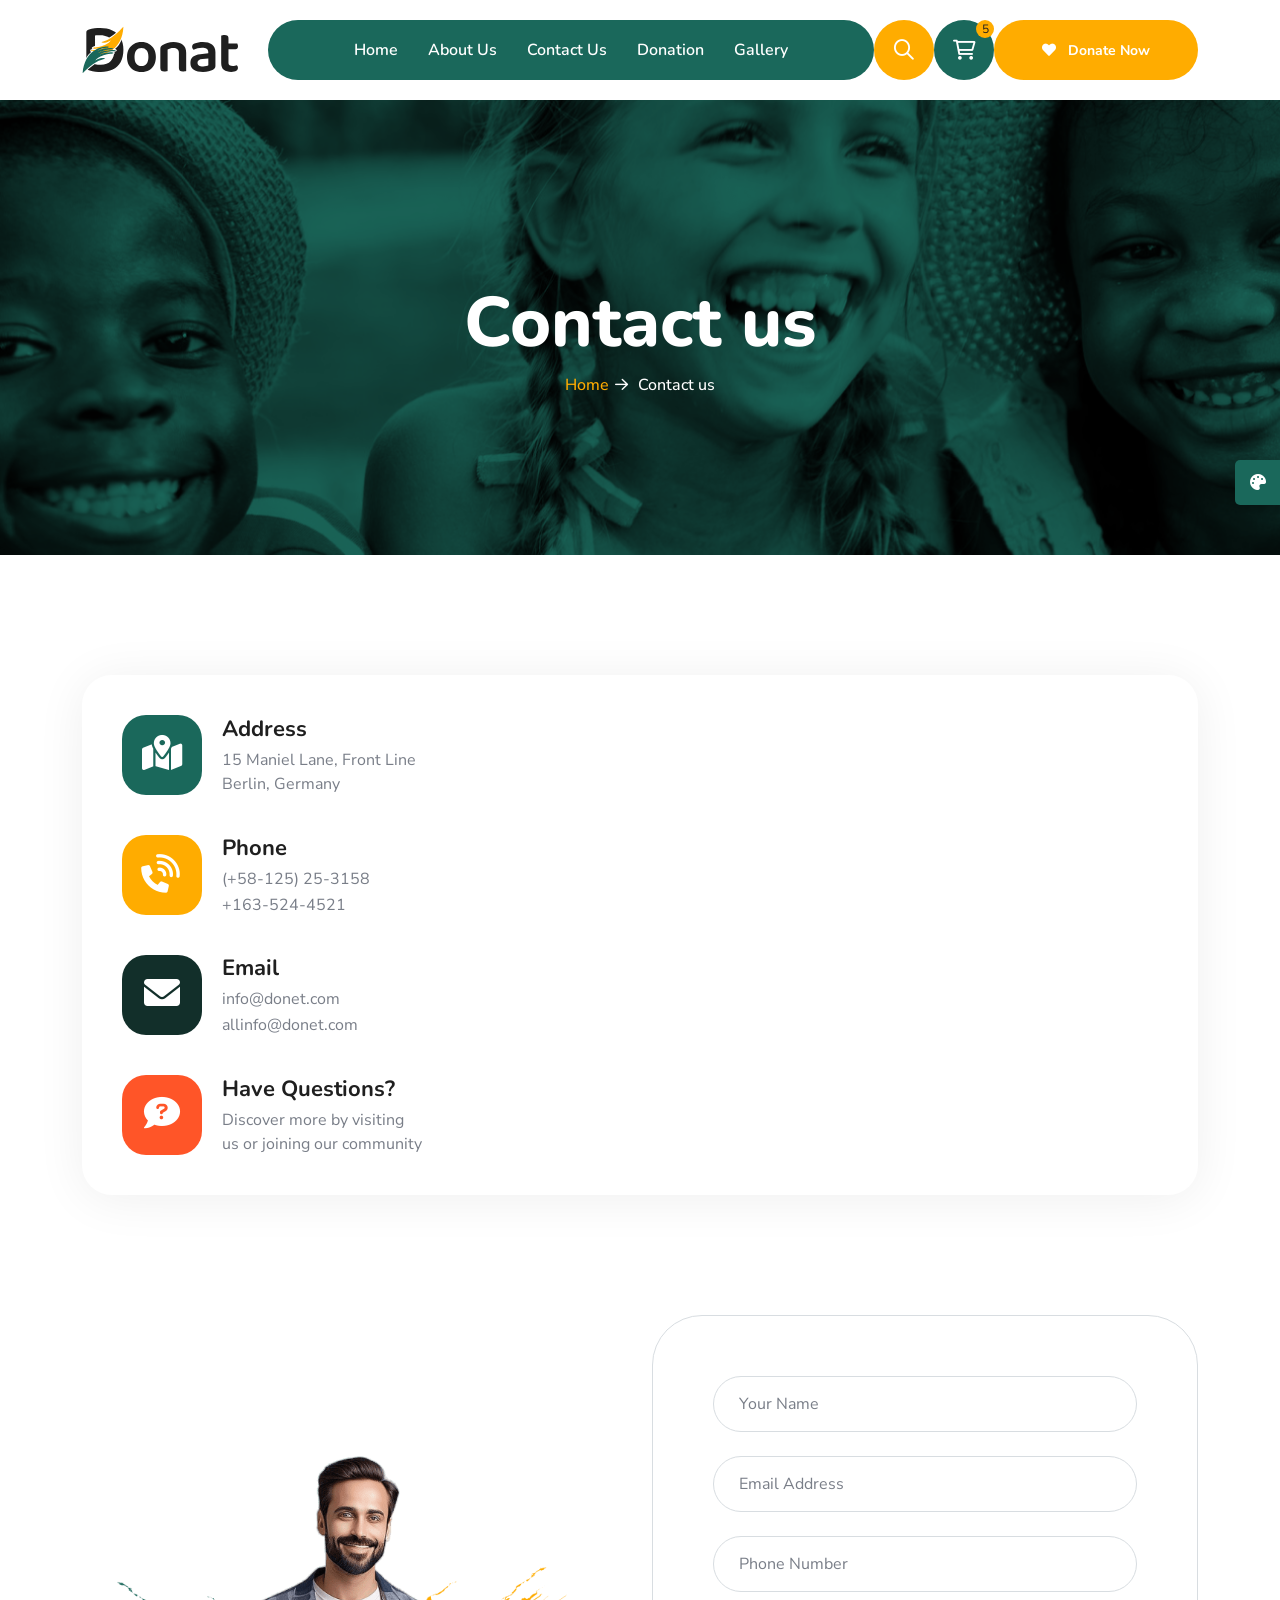
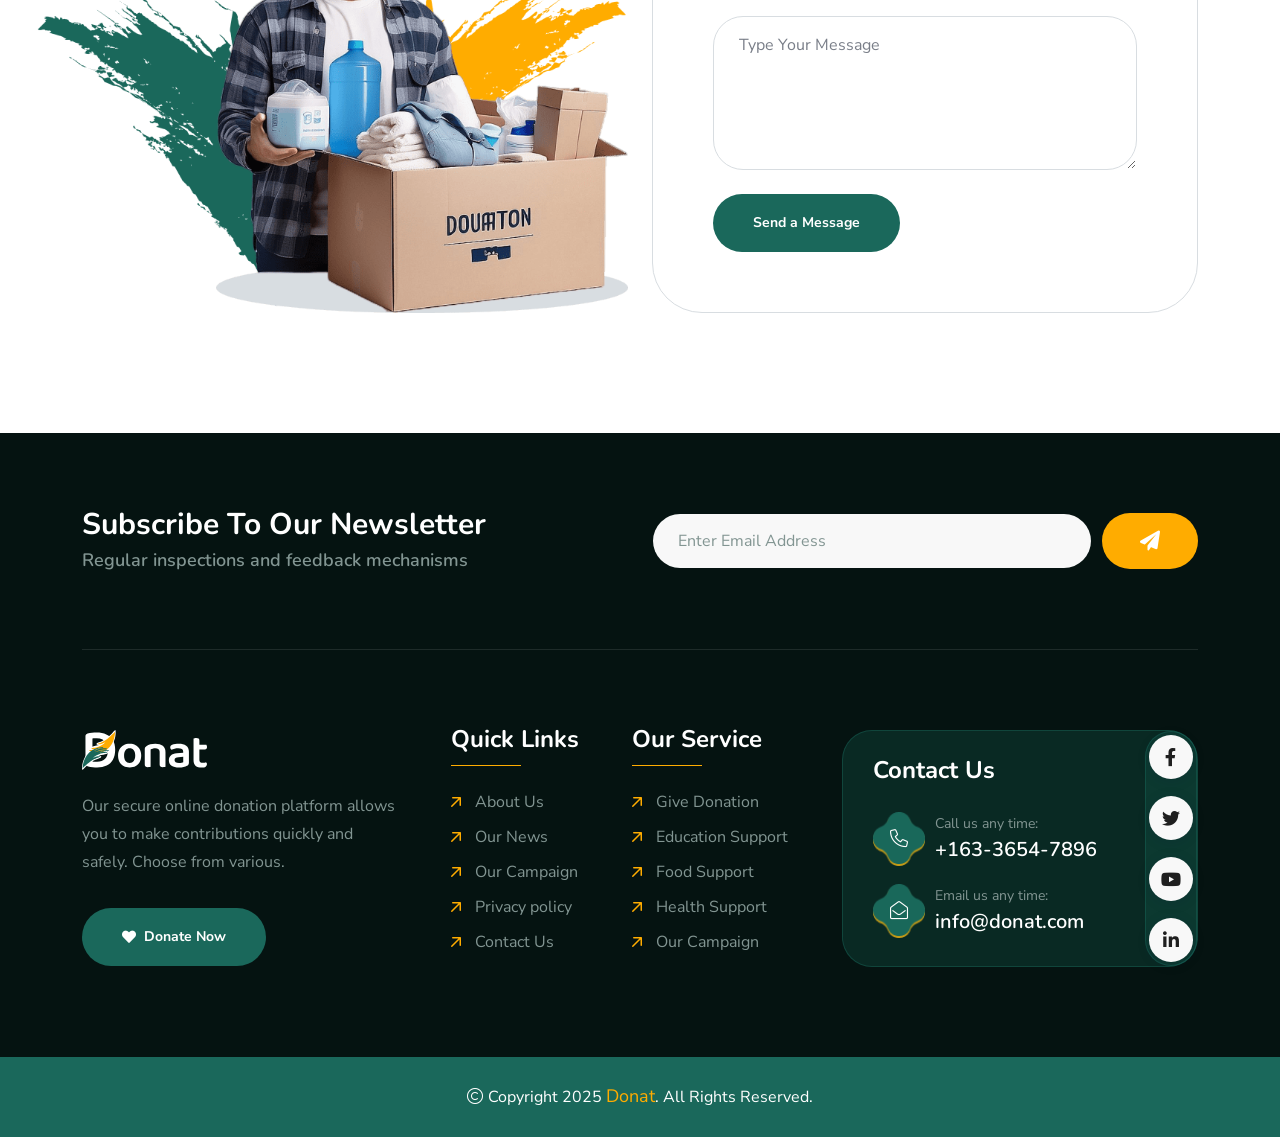
<file: contact.html>
<!doctype html>
<html class="no-js" lang="zxx" dir="ltr">


<head>
    <meta charset="utf-8">
    <meta http-equiv="x-ua-compatible" content="ie=edge">
    <title>Donat - Charity & Donation HTML Template - Contact us</title>
    <meta name="author" content="Donat">
    <meta name="description" content="Donat - Charity & Donation HTML Template">
    <meta name="keywords" content="Donat - Charity & Donation HTML Template">
    <meta name="robots" content="INDEX,FOLLOW">

    <!-- Mobile Specific Metas -->
    <meta name="viewport" content="width=device-width, initial-scale=1, shrink-to-fit=no">

    <!-- Favicons - Place favicon.ico in the root directory -->
    <link rel="apple-touch-icon" sizes="57x57" href="assets/img/favicons/apple-icon-57x57.png">
    <link rel="apple-touch-icon" sizes="60x60" href="assets/img/favicons/apple-icon-60x60.png">
    <link rel="apple-touch-icon" sizes="72x72" href="assets/img/favicons/apple-icon-72x72.png">
    <link rel="apple-touch-icon" sizes="76x76" href="assets/img/favicons/apple-icon-76x76.png">
    <link rel="apple-touch-icon" sizes="114x114" href="assets/img/favicons/apple-icon-114x114.png">
    <link rel="apple-touch-icon" sizes="120x120" href="assets/img/favicons/apple-icon-120x120.png">
    <link rel="apple-touch-icon" sizes="144x144" href="assets/img/favicons/apple-icon-144x144.png">
    <link rel="apple-touch-icon" sizes="152x152" href="assets/img/favicons/apple-icon-152x152.png">
    <link rel="apple-touch-icon" sizes="180x180" href="assets/img/favicons/apple-icon-180x180.png">
    <link rel="icon" type="image/png" sizes="192x192" href="assets/img/favicons/android-icon-192x192.png">
    <link rel="icon" type="image/png" sizes="32x32" href="assets/img/favicons/favicon-32x32.png">
    <link rel="icon" type="image/png" sizes="96x96" href="assets/img/favicons/favicon-96x96.png">
    <link rel="icon" type="image/png" sizes="16x16" href="assets/img/favicons/favicon-16x16.png">
    <link rel="manifest" href="assets/img/favicons/manifest.json">
    <meta name="msapplication-TileColor" content="#ffffff">
    <meta name="msapplication-TileImage" content="assets/img/favicons/ms-icon-144x144.png">
    <meta name="theme-color" content="#ffffff">

    <!--==============================
	  Google Fonts
	============================== -->
    <link rel="preconnect" href="https://fonts.googleapis.com/">
    <link rel="preconnect" href="https://fonts.gstatic.com/" crossorigin>
    <link href="https://fonts.googleapis.com/css2?family=Caveat:wght@400..700&amp;family=Nunito+Sans:ital,opsz,wght@0,6..12,200..1000;1,6..12,200..1000&amp;family=Nunito:ital,wght@0,200..1000;1,200..1000&amp;display=swap" rel="stylesheet">

    <!--==============================
	    All CSS File
	============================== -->
    <!-- Bootstrap -->
    <link rel="stylesheet" href="assets/css/bootstrap.min.css">
    <!-- Fontawesome Icon -->
    <link rel="stylesheet" href="assets/css/fontawesome.min.css">
    <!-- Magnific Popup -->
    <link rel="stylesheet" href="assets/css/magnific-popup.min.css">
    <!-- Swiper Js -->
    <link rel="stylesheet" href="assets/css/swiper-bundle.min.css">
    <!-- Theme Custom CSS -->
    <link rel="stylesheet" href="assets/css/style.css">

</head>

<body>

    <!--[if lte IE 9]>
    	<p class="browserupgrade">You are using an <strong>outdated</strong> browser. Please <a href="https://browsehappy.com/">upgrade your browser</a> to improve your experience and security.</p>
  	<![endif]-->


    <!--********************************
   		Code Start From Here 
	******************************** -->

    <!--==============================
     Preloader
  ==============================-->
    <div class="preloader ">
        <button class="th-btn style2 preloaderCls">Cancel Preloader </button>
        <div class="preloader-inner">
            <span class="loader">
                Donat
                <span class="loading-text">Donat</span>
            </span>
        </div>
    </div><!--==============================
    Sidemenu
============================== -->
    <div class="sidemenu-wrapper sidemenu-cart ">
        <div class="sidemenu-content">
            <button class="closeButton sideMenuCls"><i class="far fa-times"></i></button>
            <div class="widget woocommerce widget_shopping_cart">
                <h3 class="widget_title">Shopping cart</h3>
                <div class="widget_shopping_cart_content">
                    <ul class="woocommerce-mini-cart cart_list product_list_widget ">
                        <li class="woocommerce-mini-cart-item mini_cart_item">
                            <a href="#" class="remove remove_from_cart_button"><i class="far fa-times"></i></a>
                            <a href="#"><img src="assets/img/product/product_thumb_1_1.png" alt="Cart Image">Books</a>
                            <span class="quantity">1 ×
                                <span class="woocommerce-Price-amount amount">
                                    <span class="woocommerce-Price-currencySymbol">$</span>940.00</span>
                            </span>
                        </li>
                        <li class="woocommerce-mini-cart-item mini_cart_item">
                            <a href="#" class="remove remove_from_cart_button"><i class="far fa-times"></i></a>
                            <a href="#"><img src="assets/img/product/product_thumb_1_2.png" alt="Cart Image">Medicine</a>
                            <span class="quantity">1 ×
                                <span class="woocommerce-Price-amount amount">
                                    <span class="woocommerce-Price-currencySymbol">$</span>899.00</span>
                            </span>
                        </li>
                        <li class="woocommerce-mini-cart-item mini_cart_item">
                            <a href="#" class="remove remove_from_cart_button"><i class="far fa-times"></i></a>
                            <a href="#"><img src="assets/img/product/product_thumb_1_3.png" alt="Cart Image">Dress</a>
                            <span class="quantity">1 ×
                                <span class="woocommerce-Price-amount amount">
                                    <span class="woocommerce-Price-currencySymbol">$</span>756.00</span>
                            </span>
                        </li>
                        <li class="woocommerce-mini-cart-item mini_cart_item">
                            <a href="#" class="remove remove_from_cart_button"><i class="far fa-times"></i></a>
                            <a href="#"><img src="assets/img/product/product_thumb_1_4.png" alt="Cart Image">Chair</a>
                            <span class="quantity">1 ×
                                <span class="woocommerce-Price-amount amount">
                                    <span class="woocommerce-Price-currencySymbol">$</span>723.00</span>
                            </span>
                        </li>
                        <li class="woocommerce-mini-cart-item mini_cart_item">
                            <a href="#" class="remove remove_from_cart_button"><i class="far fa-times"></i></a>
                            <a href="#"><img src="assets/img/product/product_thumb_1_5.png" alt="Cart Image">Cloths</a>
                            <span class="quantity">1 ×
                                <span class="woocommerce-Price-amount amount">
                                    <span class="woocommerce-Price-currencySymbol">$</span>1080.00</span>
                            </span>
                        </li>
                    </ul>
                    <p class="woocommerce-mini-cart__total total">
                        <strong>Subtotal:</strong>
                        <span class="woocommerce-Price-amount amount">
                            <span class="woocommerce-Price-currencySymbol">$</span>4398.00</span>
                    </p>
                    <p class="woocommerce-mini-cart__buttons buttons">
                        <a href="cart.html" class="th-btn wc-forward">View cart</a>
                        <a href="checkout.html" class="th-btn checkout wc-forward">Checkout</a>
                    </p>
                </div>
            </div>
        </div>
    </div>
    <div class="popup-search-box d-none d-lg-block">
        <button class="searchClose"><i class="far fa-times"></i></button>
        <form action="#">
            <input type="text" placeholder="What are you looking for?">
            <button type="submit"><i class="fal fa-search"></i></button>
        </form>
    </div><!--==============================
    Mobile Menu
  ============================== -->
    <div class="th-menu-wrapper">
        <div class="th-menu-area text-center">
            <button class="th-menu-toggle"><i class="fal fa-times"></i></button>
            <div class="mobile-logo">
                <a href="index.html"><img src="assets/img/logo.svg" alt="Donat"></a>
            </div>
            <div class="th-mobile-menu">
                <ul>
                    <li>
                        <a href="index.html">Home</a>
                    </li>
                    <li><a href="about.html">About Us</a></li> 

                    <li> 
                        <a href="contact.html">Contact Us</a> 
                    </li>                 
                    <li> 
                        <a href="donation.html">Donation</a> 
                     </li>                
                    <li> 
                        <a href="gallery.html">Gallery</a> 
                     </li>                
                </ul>
            </div>
        </div>
    </div>
    <div class="color-scheme-wrap active">
        <button class="switchIcon"><i class="fa-solid fa-palette"></i></button>
        <h3 class="color-scheme-wrap-title text-center">Color Switcher</h3>
        <h4 class="color-scheme-wrap-subtitle text-center">Theme Color</h4>
        <div class="color-switch-btns">
            <button data-color="#1A685B"><i class="fa-solid fa-droplet"></i></button>
            <button data-color="#f34e3a"><i class="fa-solid fa-droplet"></i></button>
            <button data-color="#FF4857"><i class="fa-solid fa-droplet"></i></button>
            <button data-color="#3843C1"><i class="fa-solid fa-droplet"></i></button>
            <button data-color="#FF7E02"><i class="fa-solid fa-droplet"></i></button>
        </div>
        <h4 class="color-scheme-wrap-subtitle mt-20 text-center">Secondary Color</h4>
        <div class="secondary-color-switch-btns">
            <button data-secondary-color="#FFAC00"><i class="fa-solid fa-droplet"></i></button>
            <button data-secondary-color="#F41E1E"><i class="fa-solid fa-droplet"></i></button>
            <button data-secondary-color="#f34e3a"><i class="fa-solid fa-droplet"></i></button>
            <button data-secondary-color="#FF4857"><i class="fa-solid fa-droplet"></i></button>
            <button data-secondary-color="#3843C1"><i class="fa-solid fa-droplet"></i></button>
        </div>
    </div><!--==============================
	Header Area
==============================-->
    <header class="th-header header-layout1 onepage-nav">
        <div class="sticky-wrapper">
            <!-- Main Menu Area -->
            <div class="container">
                <div class="menu-area">
                    <div class="header-logo">
                        <a href="index.html"><img src="assets/img/logo.svg" alt="Donat"></a>
                    </div>
                    <div class="menu-area-wrap">
                        <nav class="main-menu d-none d-lg-block">
                            <ul>
                                <li>
                                    <a href="index.html">Home</a>
                                </li>
                                <li><a href="about.html">About Us</a></li> 

                                <li> 
                                    <a href="contact.html">Contact Us</a> 
                                </li>                 
                                <li> 
                                    <a href="donation.html">Donation</a> 
                                 </li>                
                                <li> 
                                    <a href="gallery.html">Gallery</a> 
                                </li> 
                            </ul>
                        </nav>
                        <p class="header-notice"><img class="me-1" src="assets/img/icon/heart-icon.svg" alt="img">Are you ready to help them? Let’s become a volunteers...</p>
                    </div>
                    <div class="header-button">
                        <button type="button" class="icon-btn style2 searchBoxToggler d-lg-block d-none"><i class="far fa-search"></i></button>
                        <button type="button" class="icon-btn sideMenuToggler">
                            <span class="badge">5</span>
                            <i class="fa-regular fa-cart-shopping"></i>
                        </button>
                        <a href="contact.html" class="th-btn style3 d-xl-block d-none"><i class="fas fa-heart me-2"></i> Donate Now</a>
                        <button type="button" class="icon-btn th-menu-toggle d-lg-none"><i class="far fa-bars"></i></button>
                    </div>
                </div>
            </div>
        </div>
    </header>


    <!--==============================
    Breadcumb
============================== -->
    <div class="breadcumb-wrapper " data-bg-src="assets/img/bg/breadcumb-bg.jpg" data-overlay="theme">
        <div class="container">
            <div class="breadcumb-content">
                <h1 class="breadcumb-title">Contact us</h1>
                <ul class="breadcumb-menu">
                    <li><a href="index.html">Home</a></li>
                    <li>Contact us</li>
                </ul>
            </div>
        </div>
    </div><!--==============================
Contact Area   
==============================-->
    <div class="space overflow-hidden contact-area-1 position-relative z-index-common" id="contact-sec">
        <div class="container">
            <div class="contact-wrap1">
                <div class="row gx-60 gy-40">
                    <div class="col-xl-4 col-lg-5">
                        <div class="contact-feature">
                            <div class="box-icon">
                                <i class="fas fa-map-location-dot"></i>
                            </div>
                            <div class="media-body">
                                <h3 class="box-title">Address</h3>
                                <p class="box-text">
                                    15 Maniel Lane, Front Line Berlin, Germany
                                </p>
                            </div>
                        </div>
                        <div class="contact-feature">
                            <div class="box-icon" data-theme-color="#FFAC00">
                                <i class="fas fa-phone-volume"></i>
                            </div>
                            <div class="media-body">
                                <h3 class="box-title">Phone</h3>
                                <p class="box-text"><a href="tel:16363599852">(+58-125) 25-3158</a></p>
                                <p class="box-text"><a href="tel:16363599852">+163-524-4521</a></p>
                            </div>
                        </div>
                        <div class="contact-feature">
                            <div class="box-icon" data-theme-color="#122F2A">
                                <i class="fas fa-envelope"></i>
                            </div>
                            <div class="media-body">
                                <h3 class="box-title">Email</h3>
                                <p class="box-text"><a href="mailto:info@donet.com">info@donet.com</a></p>
                                <p class="box-text"><a href="mailto:allinfo@donet.com">allinfo@donet.com</a></p>
                            </div>
                        </div>
                        <div class="contact-feature" data-theme-color="#FF5528">
                            <div class="box-icon">
                                <i class="fas fa-comment-question"></i>
                            </div>
                            <div class="media-body">
                                <h3 class="box-title">Have Questions?</h3>
                                <p class="box-text">Discover more by visiting us or joining our community</p>
                            </div>
                        </div>
                    </div>
                    <div class="col-xl-8 col-lg-7">
                        <div class="contact-map">
                            <iframe src="https://www.google.com/maps/embed?pb=!1m18!1m12!1m3!1d3644.7310056272386!2d89.2286059153658!3d24.00527418490799!2m3!1f0!2f0!3f0!3m2!1i1024!2i768!4f13.1!3m3!1m2!1s0x39fe9b97badc6151%3A0x30b048c9fb2129bc!2sAngfuztheme!5e0!3m2!1sen!2sbd!4v1651028958211!5m2!1sen!2sbd" allowfullscreen="" loading="lazy"></iframe>
                        </div>
                    </div>
                </div>
            </div>
            <div class="contact-page-form-wrap space-top">
                <div class="row gy-40">
                    <div class="col-xl-6 align-self-end">
                        <div class="contact-thumb1-1">
                            <img src="assets/img/normal/contact_1_1.png" alt="img">
                        </div>
                    </div>
                    <div class="col-xl-6">
                        <!--==============================
Contact Area  
==============================-->
                        <div class="contact-form-v1 contact-page-form">
                            <form action="https://html.themehour.net/donat/demo/mail.php" method="POST" class="contact-form style-border ajax-contact">
                                <div class="row">
                                    <div class="form-group style-border col-12">
                                        <input type="text" class="form-control" name="name" id="name" placeholder="Your Name">
                                    </div>
                                    <div class="form-group style-border col-12">
                                        <input type="email" class="form-control" name="email" id="email" placeholder="Email Address">
                                    </div>
                                    <div class="form-group style-border col-12">
                                        <input type="number" class="form-control" name="number" id="number" placeholder="Phone Number">
                                    </div>
                                    <div class="form-group style-border col-12">
                                        <textarea name="message" id="message" cols="30" rows="3" class="form-control" placeholder="Type Your Message"></textarea>
                                    </div>
                                    <div class="form-btn col-12">
                                        <button class="th-btn">Send a Message</button>
                                    </div>
                                </div>
                                <p class="form-messages mb-0 mt-3"></p>
                            </form>
                        </div>
                    </div>
                </div>
            </div>
        </div>
    </div>
    <!--==============================
	Footer Area
==============================-->
    <footer class="footer-wrapper footer-default" data-bg-src="assets/img/bg/footer-default-bg-mask.png">
        <div class="footer-bg-shape2 shape-mockup jump" data-top="20%" data-right="0">
            <img src="assets/img/shape/footer-bg-shape3.png" alt="img">
        </div>
        <div class="footer-bg-shape3 shape-mockup d-none" data-bottom="0" data-right="0">
            <img src="assets/img/shape/footer-bg-shape2.png" alt="img">
        </div>
        <div class="footer-top">
            <div class="container">
                <div class="subscribe-box">
                    <div class="row gy-40 align-items-center justify-content-center">
                        <div class="col-xl-6">
                            <h4 class="subscribe-box_title">Subscribe to Our Newsletter</h4>
                            <p class="subscribe-box_text">Regular inspections and feedback mechanisms</p>
                        </div>
                        <div class="col-xl-6 col-lg-8">
                            <form class="newsletter-form">
                                <div class="form-group">
                                    <input class="form-control" type="email" placeholder="Enter Email Address" required="">
                                </div>
                                <button type="submit" class="th-btn style3"><i class="fas fa-paper-plane"></i></button>
                            </form>
                        </div>
                    </div>
                </div>
            </div>
        </div>
        <div class="widget-area">
            <div class="container">
                <div class="row justify-content-between">
                    <div class="col-md-6 col-xl-auto">
                        <div class="widget footer-widget">
                            <div class="th-widget-about">
                                <div class="about-logo">
                                    <a href="index.html"><img src="assets/img/logo-white.svg" alt="Donat"></a>
                                </div>
                                <p class="about-text"> Our secure online donation platform allows you to make contributions quickly and safely. Choose from various.</p>
                                <a href="contact.html" class="th-btn"><i class="fas fa-heart me-2"></i> Donate Now</a>
                            </div>
                        </div>
                    </div>
                    <div class="col-sm-6 col-xl-auto">
                        <div class="widget widget_nav_menu footer-widget">
                            <h3 class="widget_title">Quick Links</h3>
                            <div class="menu-all-pages-container">
                                <ul class="menu">
                                    <li><a href="about.html">About Us</a></li>
                                    <li><a href="blog.html">Our News</a></li>
                                    <li><a href="about.html">Our Campaign</a></li>
                                    <li><a href="contact.html">Privacy policy</a></li>
                                    <li><a href="contact.html">Contact Us</a></li>
                                </ul>
                            </div>
                        </div>
                    </div>
                    <div class="col-sm-6 col-xl-auto">
                        <div class="widget widget_nav_menu footer-widget">
                            <h3 class="widget_title">Our Service</h3>
                            <div class="menu-all-pages-container">
                                <ul class="menu">
                                    <li><a href="donate-now.html">Give Donation</a></li>
                                    <li><a href="faq.html">Education Support</a></li>
                                    <li><a href="faq.html">Food Support</a></li>
                                    <li><a href="faq.html">Health Support</a></li>
                                    <li><a href="gallery.html">Our Campaign </a></li>
                                </ul>
                            </div>
                        </div>
                    </div>
                    <div class="col-md-6 col-xl-auto">
                        <div class="widget footer-widget">
                            <div class="th-widget-contact">
                                <h3 class="widget_title">Contact Us</h3>
                                <div class="info-card">
                                    <div class="box-icon">
                                        <i class="fal fa-phone"></i>
                                        <div class="bg-shape1" data-mask-src="assets/img/shape/info_card_icon_bg_shape_1_1.png"></div>
                                        <div class="bg-shape2" data-mask-src="assets/img/shape/info_card_icon_bg_shape_1_1.png"></div>
                                    </div>
                                    <div class="box-content">
                                        <p class="box-text">Call us any time:</p>
                                        <h4 class="box-title"><a href="tel:16336547896">+163-3654-7896</a></h4>
                                    </div>
                                </div>
                                <div class="info-card">
                                    <div class="box-icon">
                                        <i class="fal fa-envelope-open"></i>
                                        <div class="bg-shape1" data-mask-src="assets/img/shape/info_card_icon_bg_shape_1_1.png"></div>
                                        <div class="bg-shape2" data-mask-src="assets/img/shape/info_card_icon_bg_shape_1_1.png"></div>
                                    </div>
                                    <div class="box-content">
                                        <p class="box-text">Email us any time:</p>
                                        <h4 class="box-title"><a href="mailto:info@donat.com">info@donat.com</a></h4>
                                    </div>
                                </div>
                                <div class="th-social style2">
                                    <a href="https://www.facebook.com/"><i class="fab fa-facebook-f"></i></a>
                                    <a href="https://www.twitter.com/"><i class="fab fa-twitter"></i></a>
                                    <a href="https://www.youtube.com/"><i class="fab fa-youtube"></i></a>
                                    <a href="https://www.linkedin.com/"><i class="fab fa-linkedin-in"></i></a>
                                </div>
                            </div>
                        </div>
                    </div>
                </div>
            </div>
        </div>
        <div class="copyright-wrap">
            <div class="container">
                <div class="row justify-content-center gy-3 align-items-center">
                    <div class="col-lg-12">
                        <p class="copyright-text text-center">
                            <i class="fal fa-copyright"></i> Copyright 2025 <a href="index.html">Donat</a>. All Rights Reserved.
                        </p>
                    </div>
                </div>
            </div>
        </div>
    </footer>

    <!--********************************
			Code End  Here 
	******************************** -->

    <!-- Scroll To Top -->
    <div class="scroll-top">
        <svg class="progress-circle svg-content" width="100%" height="100%" viewBox="-1 -1 102 102">
            <path d="M50,1 a49,49 0 0,1 0,98 a49,49 0 0,1 0,-98" style="transition: stroke-dashoffset 10ms linear 0s; stroke-dasharray: 307.919, 307.919; stroke-dashoffset: 307.919;"></path>
        </svg>
    </div>

    <!--==============================
    All Js File
============================== -->
    <!-- Jquery -->
    <script src="assets/js/vendor/jquery-3.7.1.min.js"></script>
    <!-- Swiper Js -->
    <script src="assets/js/swiper-bundle.min.js"></script>
    <!-- Bootstrap -->
    <script src="assets/js/bootstrap.min.js"></script>
    <!-- Magnific Popup -->
    <script src="assets/js/jquery.magnific-popup.min.js"></script>
    <!-- Counter Up -->
    <script src="assets/js/jquery.counterup.min.js"></script>
    <!-- Range Slider -->
    <script src="assets/js/jquery-ui.min.js"></script>
    <!-- Isotope Filter -->
    <script src="assets/js/imagesloaded.pkgd.min.js"></script>
    <script src="assets/js/isotope.pkgd.min.js"></script>

    <!-- Main Js File -->
    <script src="assets/js/main.js"></script>
</body>


</html>
</file>
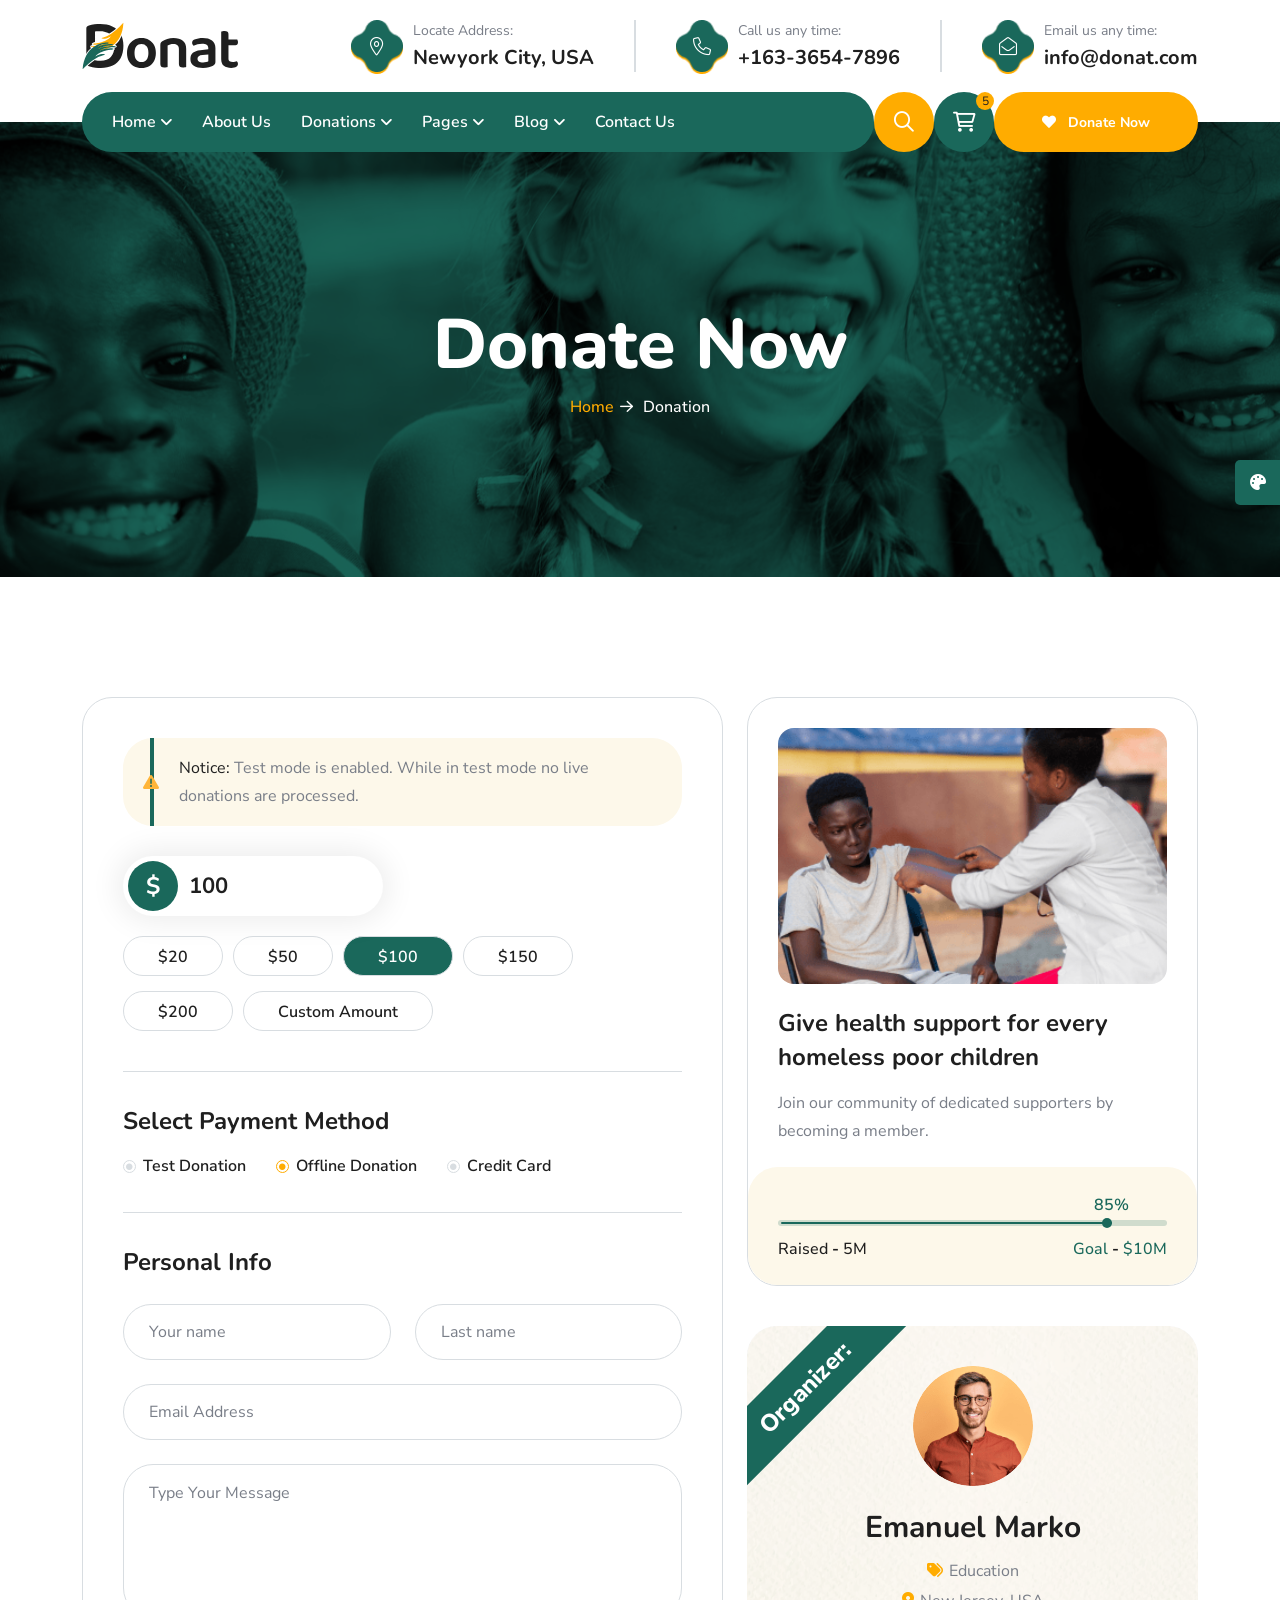
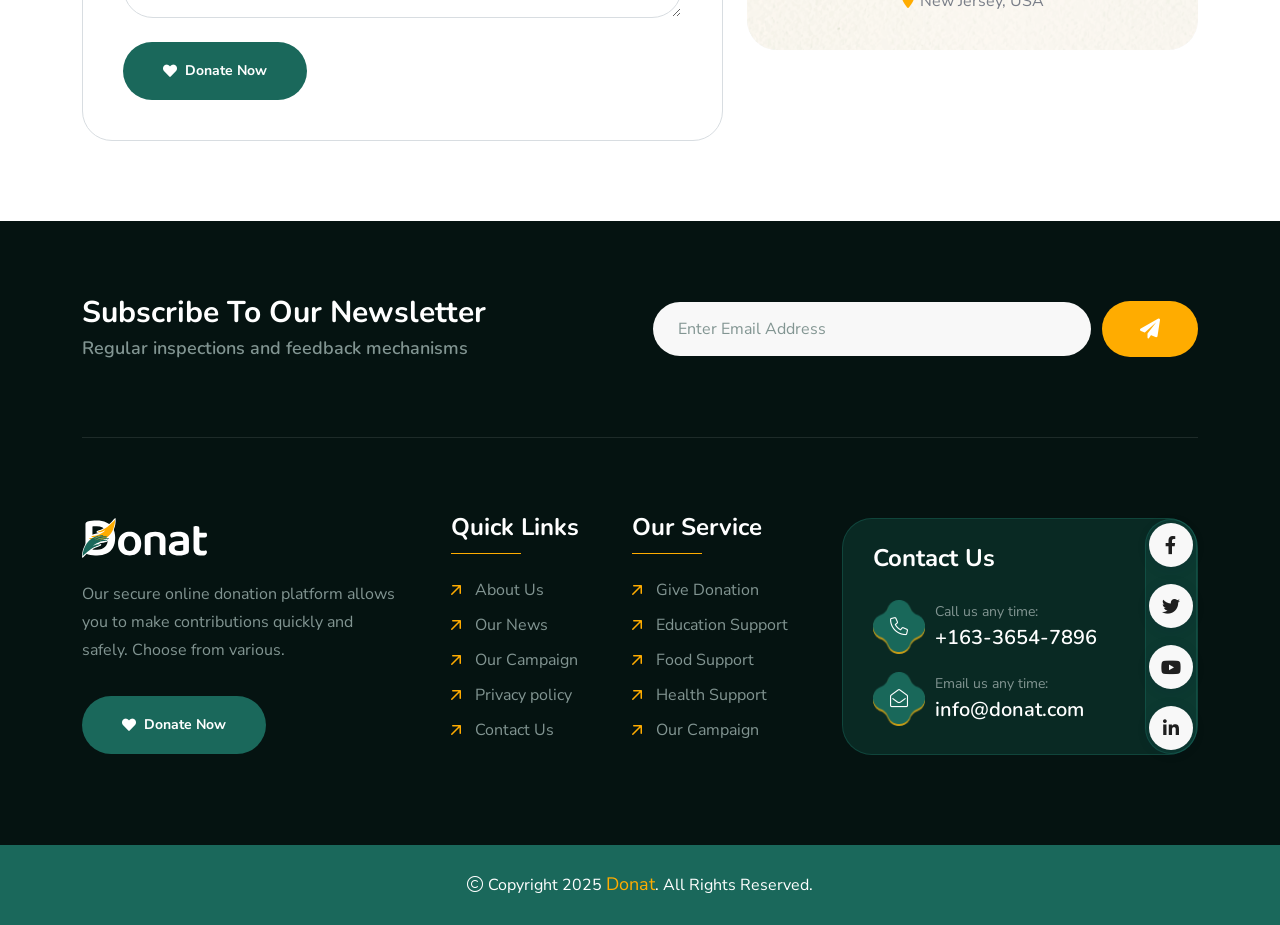
<file: donate-now.html>
<!doctype html>
<html class="no-js" lang="zxx" dir="ltr">


<head>
    <meta charset="utf-8">
    <meta http-equiv="x-ua-compatible" content="ie=edge">
    <title>Donat - Charity & Donation HTML Template - Donate Now</title>
    <meta name="author" content="Donat">
    <meta name="description" content="Donat - Charity & Donation HTML Template">
    <meta name="keywords" content="Donat - Charity & Donation HTML Template">
    <meta name="robots" content="INDEX,FOLLOW">

    <!-- Mobile Specific Metas -->
    <meta name="viewport" content="width=device-width, initial-scale=1, shrink-to-fit=no">

    <!-- Favicons - Place favicon.ico in the root directory -->
    <link rel="apple-touch-icon" sizes="57x57" href="assets/img/favicons/apple-icon-57x57.png">
    <link rel="apple-touch-icon" sizes="60x60" href="assets/img/favicons/apple-icon-60x60.png">
    <link rel="apple-touch-icon" sizes="72x72" href="assets/img/favicons/apple-icon-72x72.png">
    <link rel="apple-touch-icon" sizes="76x76" href="assets/img/favicons/apple-icon-76x76.png">
    <link rel="apple-touch-icon" sizes="114x114" href="assets/img/favicons/apple-icon-114x114.png">
    <link rel="apple-touch-icon" sizes="120x120" href="assets/img/favicons/apple-icon-120x120.png">
    <link rel="apple-touch-icon" sizes="144x144" href="assets/img/favicons/apple-icon-144x144.png">
    <link rel="apple-touch-icon" sizes="152x152" href="assets/img/favicons/apple-icon-152x152.png">
    <link rel="apple-touch-icon" sizes="180x180" href="assets/img/favicons/apple-icon-180x180.png">
    <link rel="icon" type="image/png" sizes="192x192" href="assets/img/favicons/android-icon-192x192.png">
    <link rel="icon" type="image/png" sizes="32x32" href="assets/img/favicons/favicon-32x32.png">
    <link rel="icon" type="image/png" sizes="96x96" href="assets/img/favicons/favicon-96x96.png">
    <link rel="icon" type="image/png" sizes="16x16" href="assets/img/favicons/favicon-16x16.png">
    <link rel="manifest" href="assets/img/favicons/manifest.json">
    <meta name="msapplication-TileColor" content="#ffffff">
    <meta name="msapplication-TileImage" content="assets/img/favicons/ms-icon-144x144.png">
    <meta name="theme-color" content="#ffffff">

    <!--==============================
	  Google Fonts
	============================== -->
    <link rel="preconnect" href="https://fonts.googleapis.com/">
    <link rel="preconnect" href="https://fonts.gstatic.com/" crossorigin>
    <link href="https://fonts.googleapis.com/css2?family=Caveat:wght@400..700&amp;family=Nunito+Sans:ital,opsz,wght@0,6..12,200..1000;1,6..12,200..1000&amp;family=Nunito:ital,wght@0,200..1000;1,200..1000&amp;display=swap" rel="stylesheet">

    <!--==============================
	    All CSS File
	============================== -->
    <!-- Bootstrap -->
    <link rel="stylesheet" href="assets/css/bootstrap.min.css">
    <!-- Fontawesome Icon -->
    <link rel="stylesheet" href="assets/css/fontawesome.min.css">
    <!-- Magnific Popup -->
    <link rel="stylesheet" href="assets/css/magnific-popup.min.css">
    <!-- Swiper Js -->
    <link rel="stylesheet" href="assets/css/swiper-bundle.min.css">
    <!-- Theme Custom CSS -->
    <link rel="stylesheet" href="assets/css/style.css">

</head>

<body>

    <!--[if lte IE 9]>
    	<p class="browserupgrade">You are using an <strong>outdated</strong> browser. Please <a href="https://browsehappy.com/">upgrade your browser</a> to improve your experience and security.</p>
  	<![endif]-->


    <!--********************************
   		Code Start From Here 
	******************************** -->

    <!--==============================
     Preloader
  ==============================-->
    <div class="preloader ">
        <button class="th-btn style2 preloaderCls">Cancel Preloader </button>
        <div class="preloader-inner">
            <span class="loader">
                Donat
                <span class="loading-text">Donat</span>
            </span>
        </div>
    </div><!--==============================
    Sidemenu
============================== -->
    <div class="sidemenu-wrapper sidemenu-cart ">
        <div class="sidemenu-content">
            <button class="closeButton sideMenuCls"><i class="far fa-times"></i></button>
            <div class="widget woocommerce widget_shopping_cart">
                <h3 class="widget_title">Shopping cart</h3>
                <div class="widget_shopping_cart_content">
                    <ul class="woocommerce-mini-cart cart_list product_list_widget ">
                        <li class="woocommerce-mini-cart-item mini_cart_item">
                            <a href="#" class="remove remove_from_cart_button"><i class="far fa-times"></i></a>
                            <a href="#"><img src="assets/img/product/product_thumb_1_1.png" alt="Cart Image">Books</a>
                            <span class="quantity">1 ×
                                <span class="woocommerce-Price-amount amount">
                                    <span class="woocommerce-Price-currencySymbol">$</span>940.00</span>
                            </span>
                        </li>
                        <li class="woocommerce-mini-cart-item mini_cart_item">
                            <a href="#" class="remove remove_from_cart_button"><i class="far fa-times"></i></a>
                            <a href="#"><img src="assets/img/product/product_thumb_1_2.png" alt="Cart Image">Medicine</a>
                            <span class="quantity">1 ×
                                <span class="woocommerce-Price-amount amount">
                                    <span class="woocommerce-Price-currencySymbol">$</span>899.00</span>
                            </span>
                        </li>
                        <li class="woocommerce-mini-cart-item mini_cart_item">
                            <a href="#" class="remove remove_from_cart_button"><i class="far fa-times"></i></a>
                            <a href="#"><img src="assets/img/product/product_thumb_1_3.png" alt="Cart Image">Dress</a>
                            <span class="quantity">1 ×
                                <span class="woocommerce-Price-amount amount">
                                    <span class="woocommerce-Price-currencySymbol">$</span>756.00</span>
                            </span>
                        </li>
                        <li class="woocommerce-mini-cart-item mini_cart_item">
                            <a href="#" class="remove remove_from_cart_button"><i class="far fa-times"></i></a>
                            <a href="#"><img src="assets/img/product/product_thumb_1_4.png" alt="Cart Image">Chair</a>
                            <span class="quantity">1 ×
                                <span class="woocommerce-Price-amount amount">
                                    <span class="woocommerce-Price-currencySymbol">$</span>723.00</span>
                            </span>
                        </li>
                        <li class="woocommerce-mini-cart-item mini_cart_item">
                            <a href="#" class="remove remove_from_cart_button"><i class="far fa-times"></i></a>
                            <a href="#"><img src="assets/img/product/product_thumb_1_5.png" alt="Cart Image">Cloths</a>
                            <span class="quantity">1 ×
                                <span class="woocommerce-Price-amount amount">
                                    <span class="woocommerce-Price-currencySymbol">$</span>1080.00</span>
                            </span>
                        </li>
                    </ul>
                    <p class="woocommerce-mini-cart__total total">
                        <strong>Subtotal:</strong>
                        <span class="woocommerce-Price-amount amount">
                            <span class="woocommerce-Price-currencySymbol">$</span>4398.00</span>
                    </p>
                    <p class="woocommerce-mini-cart__buttons buttons">
                        <a href="cart.html" class="th-btn wc-forward">View cart</a>
                        <a href="checkout.html" class="th-btn checkout wc-forward">Checkout</a>
                    </p>
                </div>
            </div>
        </div>
    </div>
    <div class="popup-search-box d-none d-lg-block">
        <button class="searchClose"><i class="far fa-times"></i></button>
        <form action="#">
            <input type="text" placeholder="What are you looking for?">
            <button type="submit"><i class="fal fa-search"></i></button>
        </form>
    </div><!--==============================
    Mobile Menu
  ============================== -->
    <div class="th-menu-wrapper">
        <div class="th-menu-area text-center">
            <button class="th-menu-toggle"><i class="fal fa-times"></i></button>
            <div class="mobile-logo">
                <a href="index.html"><img src="assets/img/logo.svg" alt="Donat"></a>
            </div>
            <div class="th-mobile-menu">
                <ul>
                    <li class="menu-item-has-children">
                        <a href="index.html">Home</a>
                        <ul class="sub-menu">
                            <li class="menu-item-has-children">
                                <a href="#">Multipage</a>
                                <ul class="sub-menu">
                                    <li><a href="index.html">Home One</a></li>
                                    <li><a href="home-2.html">Home Two</a></li>
                                    <li><a href="home-3.html">Home Three</a></li>
                                    <li><a href="home-4.html">Home Four</a></li>
                                    <li><a href="home-5.html">Home Five</a></li>
                                </ul>
                            </li>
                            <li class="menu-item-has-children">
                                <a href="#">Onepage</a>
                                <ul class="sub-menu">
                                    <li><a href="home-1-op.html">Home One</a></li>
                                    <li><a href="home-2-op.html">Home Two</a></li>
                                    <li><a href="home-3-op.html">Home Three</a></li>
                                    <li><a href="home-4-op.html">Home Four</a></li>
                                    <li><a href="home-5-op.html">Home Five</a></li>
                                </ul>
                            </li>
                            <li class="menu-item-has-children">
                                <a href="#">RTL</a>
                                <ul class="sub-menu">
                                    <li><a href="home-1-rtl.html">Home One</a></li>
                                    <li><a href="home-2-rtl.html">Home Two</a></li>
                                    <li><a href="home-3-rtl.html">Home Three</a></li>
                                    <li><a href="home-4-rtl.html">Home Four</a></li>
                                    <li><a href="home-5-rtl.html">Home Five</a></li>
                                </ul>
                            </li>
                        </ul>
                    </li>
                    <li><a href="about.html">About Us</a></li>
                    <li class="menu-item-has-children">
                        <a href="#">Donations</a>
                        <ul class="sub-menu">
                            <li><a href="donation.html">Donations</a></li>
                            <li><a href="donation-details.html">Donation Details</a></li>
                            <li><a href="donate-now.html">Donate Now</a></li>
                        </ul>
                    </li>
                    <li class="menu-item-has-children">
                        <a href="#">Pages</a>
                        <ul class="sub-menu">
                            <li class="menu-item-has-children">
                                <a href="#">Shop</a>
                                <ul class="sub-menu">
                                    <li><a href="shop.html">Shop</a></li>
                                    <li><a href="shop-details.html">Shop Details</a></li>
                                    <li><a href="cart.html">Cart Page</a></li>
                                    <li><a href="checkout.html">Checkout</a></li>
                                    <li><a href="wishlist.html">Wishlist</a></li>
                                </ul>
                            </li>
                            <li><a href="team.html">Volunteers</a></li>
                            <li><a href="team-details.html">Volunteer Details</a></li>
                            <li><a href="add-team.html">Become A Volunteer</a></li>
                            <li><a href="gallery.html">Gallery</a></li>
                            <li><a href="pricing.html">Pricing</a></li>
                            <li><a href="faq.html">FAQS</a></li>
                            <li><a href="testimonial.html">Testimonials</a></li>
                            <li><a href="error.html">Error Page</a></li>
                        </ul>
                    </li>
                    <li class="menu-item-has-children">
                        <a href="#">Blog</a>
                        <ul class="sub-menu">
                            <li><a href="blog.html">Blog</a></li>
                            <li><a href="blog-details.html">Blog Details</a></li>
                        </ul>
                    </li>
                    <li>
                        <a href="contact.html">Contact Us</a>
                    </li>
                </ul>
            </div>
        </div>
    </div>
    <div class="color-scheme-wrap active">
        <button class="switchIcon"><i class="fa-solid fa-palette"></i></button>
        <h3 class="color-scheme-wrap-title text-center">Color Switcher</h3>
        <h4 class="color-scheme-wrap-subtitle text-center">Theme Color</h4>
        <div class="color-switch-btns">
            <button data-color="#1A685B"><i class="fa-solid fa-droplet"></i></button>
            <button data-color="#f34e3a"><i class="fa-solid fa-droplet"></i></button>
            <button data-color="#FF4857"><i class="fa-solid fa-droplet"></i></button>
            <button data-color="#3843C1"><i class="fa-solid fa-droplet"></i></button>
            <button data-color="#FF7E02"><i class="fa-solid fa-droplet"></i></button>
        </div>
        <h4 class="color-scheme-wrap-subtitle mt-20 text-center">Secondary Color</h4>
        <div class="secondary-color-switch-btns">
            <button data-secondary-color="#FFAC00"><i class="fa-solid fa-droplet"></i></button>
            <button data-secondary-color="#F41E1E"><i class="fa-solid fa-droplet"></i></button>
            <button data-secondary-color="#f34e3a"><i class="fa-solid fa-droplet"></i></button>
            <button data-secondary-color="#FF4857"><i class="fa-solid fa-droplet"></i></button>
            <button data-secondary-color="#3843C1"><i class="fa-solid fa-droplet"></i></button>
        </div>
    </div><!--==============================
	Header Area
==============================-->
    <header class="th-header header-default">
        <div class="menu-top">
            <div class="container">
                <div class="row justify-content-center justify-content-lg-between align-items-center gy-2">
                    <div class="col-auto d-none d-lg-block">
                        <div class="header-logo">
                            <a href="index.html"><img src="assets/img/logo.svg" alt="Donat"></a>
                        </div>
                    </div>
                    <div class="col-auto d-none d-md-block">
                        <div class="info-card-wrap">
                            <div class="info-card">
                                <div class="box-icon">
                                    <i class="fal fa-map-marker-alt"></i>
                                    <div class="bg-shape1" data-mask-src="assets/img/shape/info_card_icon_bg_shape_1_1.png"></div>
                                    <div class="bg-shape2" data-mask-src="assets/img/shape/info_card_icon_bg_shape_1_1.png"></div>
                                </div>
                                <div class="box-content">
                                    <p class="box-text">Locate Address:</p>
                                    <h4 class="box-title"><a href="https://www.google.com/maps">Newyork City, USA</a></h4>
                                </div>
                            </div>
                            <div class="info-card">
                                <div class="box-icon">
                                    <i class="fal fa-phone"></i>
                                    <div class="bg-shape1" data-mask-src="assets/img/shape/info_card_icon_bg_shape_1_1.png"></div>
                                    <div class="bg-shape2" data-mask-src="assets/img/shape/info_card_icon_bg_shape_1_1.png"></div>
                                </div>
                                <div class="box-content">
                                    <p class="box-text">Call us any time:</p>
                                    <h4 class="box-title"><a href="tel:16336547896">+163-3654-7896</a></h4>
                                </div>
                            </div>
                            <div class="info-card">
                                <div class="box-icon">
                                    <i class="fal fa-envelope-open"></i>
                                    <div class="bg-shape1" data-mask-src="assets/img/shape/info_card_icon_bg_shape_1_1.png"></div>
                                    <div class="bg-shape2" data-mask-src="assets/img/shape/info_card_icon_bg_shape_1_1.png"></div>
                                </div>
                                <div class="box-content">
                                    <p class="box-text">Email us any time:</p>
                                    <h4 class="box-title"><a href="mailto:info@donat.com">info@donat.com</a></h4>
                                </div>
                            </div>
                        </div>
                    </div>
                    <div class="col-auto header-social-col">
                        <div class="th-social">
                            <a href="https://www.facebook.com/"><i class="fab fa-facebook-f"></i></a>
                            <a href="https://www.twitter.com/"><i class="fab fa-twitter"></i></a>
                            <a href="https://www.youtube.com/"><i class="fab fa-youtube"></i></a>
                            <a href="https://www.linkedin.com/"><i class="fab fa-linkedin-in"></i></a>
                        </div>
                    </div>
                </div>
            </div>
        </div>
        <div class="sticky-wrapper">
            <!-- Main Menu Area -->
            <div class="container">
                <div class="menu-area">
                    <div class="menu-area-wrap">
                        <div class="col-auto d-inline-block d-lg-none">
                            <div class="header-logo">
                                <a href="index.html"><img src="assets/img/logo-white.svg" alt="Donat"></a>
                            </div>
                        </div>
                        <nav class="main-menu d-none d-lg-block">
                            <ul>
                                <li class="menu-item-has-children">
                                    <a href="index.html">Home</a>
                                    <ul class="mega-menu mega-menu-content">
                                        <li>
                                            <div class="container">
                                                <div class="row gy-4">
                                                    <div class="col-lg-4">
                                                        <div class="mega-menu-box">
                                                            <div class="mega-menu-img">
                                                                <img src="assets/img/pages/index.jpg" alt="Home One">
                                                                <div class="btn-wrap">
                                                                    <a href="index.html" class="th-btn ">Multipage</a>
                                                                    <a href="home-1-op.html" class="th-btn ">Onepage</a>
                                                                    <a href="home-1-rtl.html" class="th-btn ">RTL</a>
                                                                </div>
                                                            </div>
                                                            <h3 class="mega-menu-title"><a href="index.html">Home One</a></h3>
                                                        </div>
                                                    </div>
                                                    <div class="col-lg-4">
                                                        <div class="mega-menu-box">
                                                            <div class="mega-menu-img">
                                                                <img src="assets/img/pages/home-2.jpg" alt="Home Two">
                                                                <div class="btn-wrap">
                                                                    <a href="home-2.html" class="th-btn ">Multipage</a>
                                                                    <a href="home-2-op.html" class="th-btn ">Onepage</a>
                                                                    <a href="home-2-rtl.html" class="th-btn ">RTL</a>
                                                                </div>
                                                            </div>
                                                            <h3 class="mega-menu-title"><a href="home-2.html">Home Two</a></h3>
                                                        </div>
                                                    </div>
                                                    <div class="col-lg-4">
                                                        <div class="mega-menu-box">
                                                            <div class="mega-menu-img">
                                                                <img src="assets/img/pages/home-3.jpg" alt="Home Three">
                                                                <div class="btn-wrap">
                                                                    <a href="home-3.html" class="th-btn ">Multipage</a>
                                                                    <a href="home-3-op.html" class="th-btn ">Onepage</a>
                                                                    <a href="home-3-rtl.html" class="th-btn ">RTL</a>
                                                                </div>
                                                            </div>
                                                            <h3 class="mega-menu-title"><a href="home-3.html">Home Three</a></h3>
                                                        </div>
                                                    </div>
                                                    <div class="col-lg-4">
                                                        <div class="mega-menu-box">
                                                            <div class="mega-menu-img">
                                                                <img src="assets/img/pages/home-4.jpg" alt="Home Four">
                                                                <div class="btn-wrap">
                                                                    <a href="home-4.html" class="th-btn ">Multipage</a>
                                                                    <a href="home-4-op.html" class="th-btn ">Onepage</a>
                                                                    <a href="home-4-rtl.html" class="th-btn ">RTL</a>
                                                                </div>
                                                            </div>
                                                            <h3 class="mega-menu-title"><a href="home-4.html">Home Four</a></h3>
                                                        </div>
                                                    </div>
                                                    <div class="col-lg-4">
                                                        <div class="mega-menu-box">
                                                            <div class="mega-menu-img">
                                                                <img src="assets/img/pages/home-5.jpg" alt="Home Five">
                                                                <div class="btn-wrap">
                                                                    <a href="home-5.html" class="th-btn ">Multipage</a>
                                                                    <a href="home-5-op.html" class="th-btn ">Onepage</a>
                                                                    <a href="home-5-rtl.html" class="th-btn ">RTL</a>
                                                                </div>
                                                            </div>
                                                            <h3 class="mega-menu-title"><a href="home-5.html">Home Five</a></h3>
                                                        </div>
                                                    </div>
                                                </div>
                                            </div>
                                        </li>
                                    </ul>
                                </li>
                                <li><a href="about.html">About Us</a></li>
                                <li class="menu-item-has-children">
                                    <a href="#">Donations</a>
                                    <ul class="sub-menu">
                                        <li><a href="donation.html">Donations</a></li>
                                        <li><a href="donation-details.html">Donation Details</a></li>
                                        <li><a href="donate-now.html">Donate Now</a></li>
                                    </ul>
                                </li>
                                <li class="menu-item-has-children">
                                    <a href="#">Pages</a>
                                    <ul class="sub-menu">
                                        <li class="menu-item-has-children">
                                            <a href="#">Shop</a>
                                            <ul class="sub-menu">
                                                <li><a href="shop.html">Shop</a></li>
                                                <li><a href="shop-details.html">Shop Details</a></li>
                                                <li><a href="cart.html">Cart Page</a></li>
                                                <li><a href="checkout.html">Checkout</a></li>
                                                <li><a href="wishlist.html">Wishlist</a></li>
                                            </ul>
                                        </li>
                                        <li><a href="team.html">Volunteers</a></li>
                                        <li><a href="team-details.html">Volunteer Details</a></li>
                                        <li><a href="add-team.html">Become A Volunteer</a></li>
                                        <li><a href="gallery.html">Gallery</a></li>
                                        <li><a href="pricing.html">Pricing</a></li>
                                        <li><a href="faq.html">FAQS</a></li>
                                        <li><a href="testimonial.html">Testimonials</a></li>
                                        <li><a href="error.html">Error Page</a></li>
                                    </ul>
                                </li>
                                <li class="menu-item-has-children">
                                    <a href="#">Blog</a>
                                    <ul class="sub-menu">
                                        <li><a href="blog.html">Blog</a></li>
                                        <li><a href="blog-details.html">Blog Details</a></li>
                                    </ul>
                                </li>
                                <li>
                                    <a href="contact.html">Contact Us</a>
                                </li>
                            </ul>
                        </nav>
                        <p class="header-notice"><img class="me-1" src="assets/img/icon/heart-icon.svg" alt="img">Are you ready to help them? Let’s become a volunteers...</p>
                    </div>
                    <div class="header-button">
                        <button type="button" class="icon-btn style2 searchBoxToggler d-lg-block d-none"><i class="far fa-search"></i></button>
                        <button type="button" class="icon-btn sideMenuToggler">
                            <span class="badge">5</span>
                            <i class="fa-regular fa-cart-shopping"></i>
                        </button>
                        <a href="contact.html" class="th-btn style3 d-lg-block d-none"><i class="fas fa-heart me-2"></i> Donate Now</a>
                        <button type="button" class="icon-btn th-menu-toggle d-lg-none"><i class="far fa-bars"></i></button>
                    </div>
                </div>
            </div>
        </div>
    </header>


    <!--==============================
    Breadcumb
============================== -->
    <div class="breadcumb-wrapper " data-bg-src="assets/img/bg/breadcumb-bg.jpg" data-overlay="theme">
        <div class="container">
            <div class="breadcumb-content">
                <h1 class="breadcumb-title">Donate Now</h1>
                <ul class="breadcumb-menu">
                    <li><a href="index.html">Home</a></li>
                    <li>Donation</li>
                </ul>
            </div>
        </div>
    </div><!--==============================
    Blog Area
==============================-->
    <section class="donation-details space-top space-extra2-bottom">
        <div class="container">
            <div class="row gx-40">
                <div class="col-xxl-8 col-lg-7">
                    <div class="donation-form-v1">
                        <p class="donation-form-notice"><i class="fa-solid fa-triangle-exclamation"></i><span class="text-title">Notice:</span> Test mode is enabled. While in test mode no live donations are processed.</p>
                        <form action="https://html.themehour.net/donat/demo/mail.php" method="POST" class="contact-form ajax-contact">
                            <div class="form-group donate-input">
                                <input type="text" value="100" required class="donate_amount">
                                <span class="icon">
                                    $
                                </span>
                            </div>
                            <ul class="donate-amount-button-list list-unstyled">
                                <li class="donate-amount-button" data-amount="20">
                                    $20
                                </li>

                                <li class="donate-amount-button" data-amount="50">
                                    $50
                                </li>

                                <li class="donate-amount-button active" data-amount="100">
                                    $100
                                </li>

                                <li class="donate-amount-button" data-amount="150">
                                    $150
                                </li>

                                <li class="donate-amount-button" data-amount="200">
                                    $200
                                </li>
                                <li class="donate-amount-button" data-amount="Custom Amount">
                                    Custom Amount
                                </li>
                            </ul>

                            <h5 class="title">Select Payment Method</h5>
                            <ul class="donate-payment-method list-unstyled">
                                <li>
                                    <input type="radio" id="test_donation" name="donate_method" class="donate_method">
                                    <label for="test_donation">Test Donation</label>
                                </li>
                                <li>
                                    <input type="radio" id="offline_donation" name="donate_method" class="donate_method" checked="checked">
                                    <label for="offline_donation">Offline Donation</label>
                                </li>
                                <li>
                                    <input type="radio" id="credit_card" name="donate_method" class="donate_method">
                                    <label for="credit_card">Credit Card</label>
                                </li>
                            </ul>
                            <h5 class="title mb-25">Personal Info</h5>
                            <div class="row">
                                <div class="form-group style-border col-md-6">
                                    <input type="text" class="form-control" name="name" id="name" placeholder="Your name">
                                </div>
                                <div class="form-group style-border col-md-6">
                                    <input type="text" class="form-control" name="lastname" id="lastname" placeholder="Last name">
                                </div>
                                <div class="form-group style-border col-md-12">
                                    <input type="email" class="form-control" name="email" id="email" placeholder="Email Address">
                                </div>
                                <div class="form-group style-border col-12">
                                    <textarea name="message" id="message" cols="30" rows="3" class="form-control" placeholder="Type Your Message"></textarea>
                                </div>
                                <div class="form-btn col-12">
                                    <button class="th-btn"><i class="fas fa-heart me-2"></i> Donate Now</button>
                                </div>
                            </div>
                            <p class="form-messages mb-0 mt-3"></p>
                        </form>
                    </div>
                </div>
                <div class="col-xxl-4 col-lg-5">
                    <aside class="sidebar-area donation-sidebar">
                        <div class="widget  ">
                            <div class="widget-donation-card">
                                <div class="box-content">
                                    <div class="box-thumb">
                                        <a href="blog-details.html"><img src="assets/img/widget/widget-donation_card1_1.jpg" alt="Blog Image"></a>
                                    </div>
                                    <h4 class="box-title"><a class="text-inherit" href="blog-details.html">Give health support for every
                                            homeless poor children</a></h4>
                                    <p class="box-text">Join our community of dedicated supporters by
                                        becoming a member.</p>
                                </div>
                                <div class="donation-progress-wrap">
                                    <div class="media-left">
                                        <div class="progress">
                                            <div class="progress-bar" style="width: 85%;">
                                                <div class="progress-value">85%</div>
                                            </div>
                                        </div>
                                        <div class="donation-progress-content">
                                            <span class="donation-card_raise text-title">Raised<span class="ms-1 me-1">-</span>5M</span>
                                            <span class="donation-card_goal text-theme">Goal<span class="ms-1 me-1">-</span>$10M</span>
                                        </div>
                                    </div>
                                </div>
                            </div>
                        </div>
                        <div class="widget  " data-bg-src="assets/img/bg/gray-bg2.png" data-overlay="gray" data-opacity="5">
                            <div class="author-widget-wrap">
                                <div class="author-tag">Organizer:</div>
                                <div class="avater">
                                    <img src="assets/img/blog/blog-author.jpg" alt="avater">
                                </div>
                                <div class="author-info">
                                    <h4 class="name"><a class="text-inherit" href="blog.html">Emanuel Marko</a></h4>
                                    <span class="meta">
                                        <a href="blog.html"><i class="fas fa-tags"></i>Education</a>
                                    </span>
                                    <span class="meta">
                                        <a href="blog.html"><i class="fas fa-map-marker-alt"></i>New Jersey, USA</a>
                                    </span>
                                </div>
                            </div>
                        </div>
                    </aside>
                </div>
            </div>
        </div>
    </section>
    <!--==============================
	Footer Area
==============================-->
    <footer class="footer-wrapper footer-default" data-bg-src="assets/img/bg/footer-default-bg-mask.png">
        <div class="footer-bg-shape2 shape-mockup jump" data-top="20%" data-right="0">
            <img src="assets/img/shape/footer-bg-shape3.png" alt="img">
        </div>
        <div class="footer-bg-shape3 shape-mockup d-none" data-bottom="0" data-right="0">
            <img src="assets/img/shape/footer-bg-shape2.png" alt="img">
        </div>
        <div class="footer-top">
            <div class="container">
                <div class="subscribe-box">
                    <div class="row gy-40 align-items-center justify-content-center">
                        <div class="col-xl-6">
                            <h4 class="subscribe-box_title">Subscribe to Our Newsletter</h4>
                            <p class="subscribe-box_text">Regular inspections and feedback mechanisms</p>
                        </div>
                        <div class="col-xl-6 col-lg-8">
                            <form class="newsletter-form">
                                <div class="form-group">
                                    <input class="form-control" type="email" placeholder="Enter Email Address" required="">
                                </div>
                                <button type="submit" class="th-btn style3"><i class="fas fa-paper-plane"></i></button>
                            </form>
                        </div>
                    </div>
                </div>
            </div>
        </div>
        <div class="widget-area">
            <div class="container">
                <div class="row justify-content-between">
                    <div class="col-md-6 col-xl-auto">
                        <div class="widget footer-widget">
                            <div class="th-widget-about">
                                <div class="about-logo">
                                    <a href="index.html"><img src="assets/img/logo-white.svg" alt="Donat"></a>
                                </div>
                                <p class="about-text"> Our secure online donation platform allows you to make contributions quickly and safely. Choose from various.</p>
                                <a href="contact.html" class="th-btn"><i class="fas fa-heart me-2"></i> Donate Now</a>
                            </div>
                        </div>
                    </div>
                    <div class="col-sm-6 col-xl-auto">
                        <div class="widget widget_nav_menu footer-widget">
                            <h3 class="widget_title">Quick Links</h3>
                            <div class="menu-all-pages-container">
                                <ul class="menu">
                                    <li><a href="about.html">About Us</a></li>
                                    <li><a href="blog.html">Our News</a></li>
                                    <li><a href="about.html">Our Campaign</a></li>
                                    <li><a href="contact.html">Privacy policy</a></li>
                                    <li><a href="contact.html">Contact Us</a></li>
                                </ul>
                            </div>
                        </div>
                    </div>
                    <div class="col-sm-6 col-xl-auto">
                        <div class="widget widget_nav_menu footer-widget">
                            <h3 class="widget_title">Our Service</h3>
                            <div class="menu-all-pages-container">
                                <ul class="menu">
                                    <li><a href="donate-now.html">Give Donation</a></li>
                                    <li><a href="faq.html">Education Support</a></li>
                                    <li><a href="faq.html">Food Support</a></li>
                                    <li><a href="faq.html">Health Support</a></li>
                                    <li><a href="gallery.html">Our Campaign </a></li>
                                </ul>
                            </div>
                        </div>
                    </div>
                    <div class="col-md-6 col-xl-auto">
                        <div class="widget footer-widget">
                            <div class="th-widget-contact">
                                <h3 class="widget_title">Contact Us</h3>
                                <div class="info-card">
                                    <div class="box-icon">
                                        <i class="fal fa-phone"></i>
                                        <div class="bg-shape1" data-mask-src="assets/img/shape/info_card_icon_bg_shape_1_1.png"></div>
                                        <div class="bg-shape2" data-mask-src="assets/img/shape/info_card_icon_bg_shape_1_1.png"></div>
                                    </div>
                                    <div class="box-content">
                                        <p class="box-text">Call us any time:</p>
                                        <h4 class="box-title"><a href="tel:16336547896">+163-3654-7896</a></h4>
                                    </div>
                                </div>
                                <div class="info-card">
                                    <div class="box-icon">
                                        <i class="fal fa-envelope-open"></i>
                                        <div class="bg-shape1" data-mask-src="assets/img/shape/info_card_icon_bg_shape_1_1.png"></div>
                                        <div class="bg-shape2" data-mask-src="assets/img/shape/info_card_icon_bg_shape_1_1.png"></div>
                                    </div>
                                    <div class="box-content">
                                        <p class="box-text">Email us any time:</p>
                                        <h4 class="box-title"><a href="mailto:info@donat.com">info@donat.com</a></h4>
                                    </div>
                                </div>
                                <div class="th-social style2">
                                    <a href="https://www.facebook.com/"><i class="fab fa-facebook-f"></i></a>
                                    <a href="https://www.twitter.com/"><i class="fab fa-twitter"></i></a>
                                    <a href="https://www.youtube.com/"><i class="fab fa-youtube"></i></a>
                                    <a href="https://www.linkedin.com/"><i class="fab fa-linkedin-in"></i></a>
                                </div>
                            </div>
                        </div>
                    </div>
                </div>
            </div>
        </div>
        <div class="copyright-wrap">
            <div class="container">
                <div class="row justify-content-center gy-3 align-items-center">
                    <div class="col-lg-12">
                        <p class="copyright-text text-center">
                            <i class="fal fa-copyright"></i> Copyright 2025 <a href="index.html">Donat</a>. All Rights Reserved.
                        </p>
                    </div>
                </div>
            </div>
        </div>
    </footer>

    <!--********************************
			Code End  Here 
	******************************** -->

    <!-- Scroll To Top -->
    <div class="scroll-top">
        <svg class="progress-circle svg-content" width="100%" height="100%" viewBox="-1 -1 102 102">
            <path d="M50,1 a49,49 0 0,1 0,98 a49,49 0 0,1 0,-98" style="transition: stroke-dashoffset 10ms linear 0s; stroke-dasharray: 307.919, 307.919; stroke-dashoffset: 307.919;"></path>
        </svg>
    </div>

    <!--==============================
    All Js File
============================== -->
    <!-- Jquery -->
    <script src="assets/js/vendor/jquery-3.7.1.min.js"></script>
    <!-- Swiper Js -->
    <script src="assets/js/swiper-bundle.min.js"></script>
    <!-- Bootstrap -->
    <script src="assets/js/bootstrap.min.js"></script>
    <!-- Magnific Popup -->
    <script src="assets/js/jquery.magnific-popup.min.js"></script>
    <!-- Counter Up -->
    <script src="assets/js/jquery.counterup.min.js"></script>
    <!-- Range Slider -->
    <script src="assets/js/jquery-ui.min.js"></script>
    <!-- Isotope Filter -->
    <script src="assets/js/imagesloaded.pkgd.min.js"></script>
    <script src="assets/js/isotope.pkgd.min.js"></script>

    <!-- Main Js File -->
    <script src="assets/js/main.js"></script>
</body>


</html>
</file>
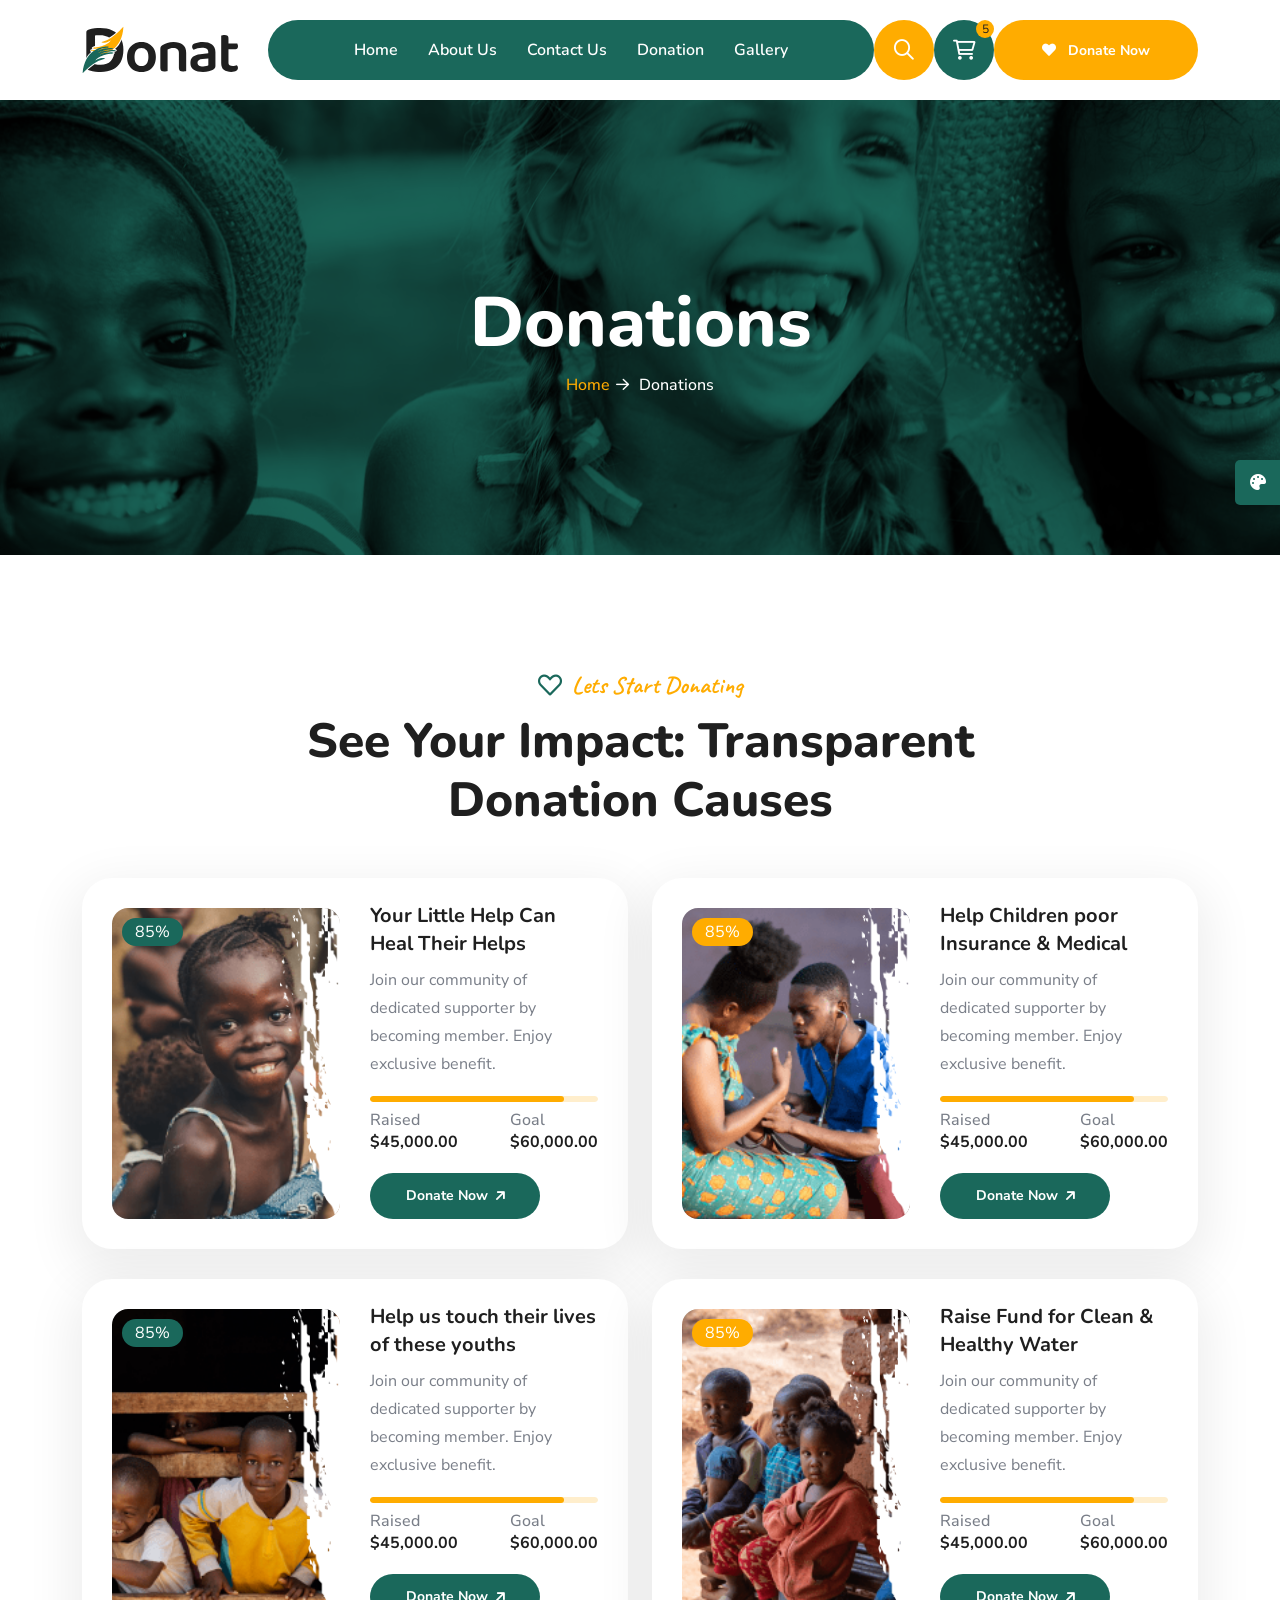
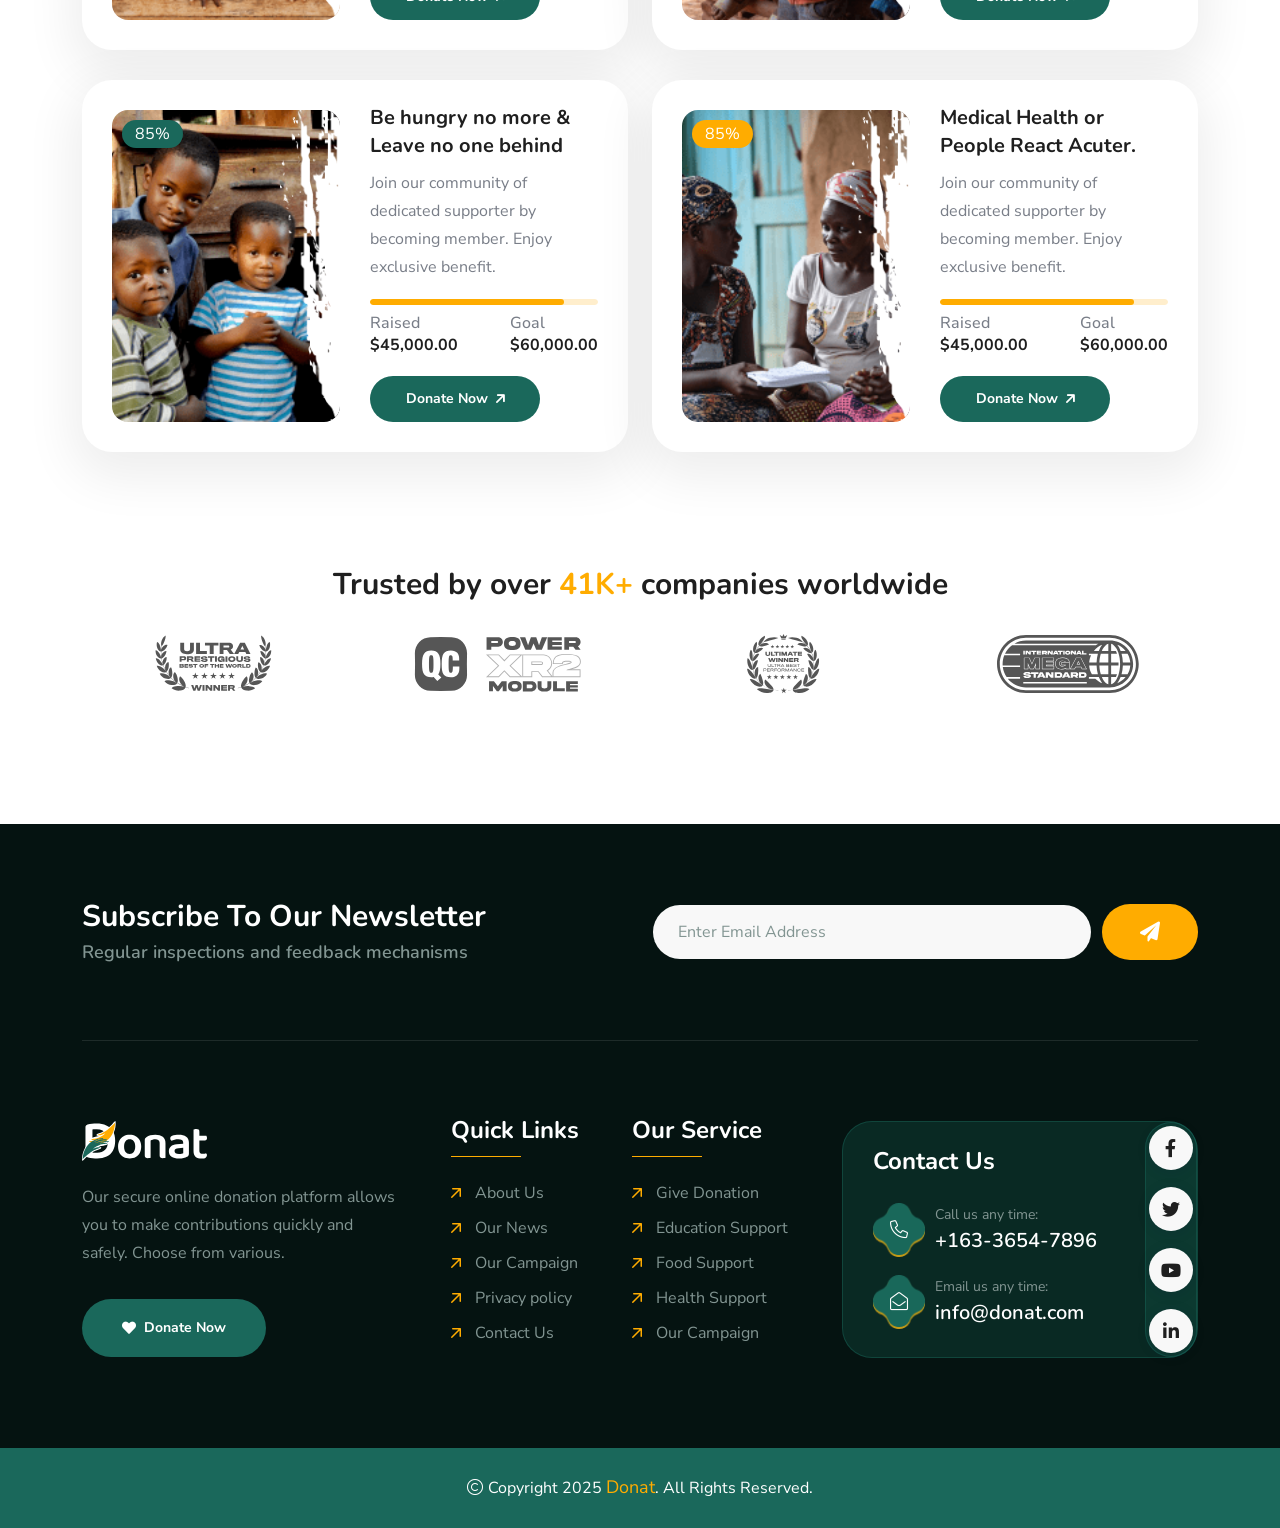
<file: donation.html>
<!doctype html>
<html class="no-js" lang="zxx" dir="ltr">


<head>
    <meta charset="utf-8">
    <meta http-equiv="x-ua-compatible" content="ie=edge">
    <title>Donat - Charity & Donation HTML Template - Donations</title>
    <meta name="author" content="Donat">
    <meta name="description" content="Donat - Charity & Donation HTML Template">
    <meta name="keywords" content="Donat - Charity & Donation HTML Template">
    <meta name="robots" content="INDEX,FOLLOW">

    <!-- Mobile Specific Metas -->
    <meta name="viewport" content="width=device-width, initial-scale=1, shrink-to-fit=no">

    <!-- Favicons - Place favicon.ico in the root directory -->
    <link rel="apple-touch-icon" sizes="57x57" href="assets/img/favicons/apple-icon-57x57.png">
    <link rel="apple-touch-icon" sizes="60x60" href="assets/img/favicons/apple-icon-60x60.png">
    <link rel="apple-touch-icon" sizes="72x72" href="assets/img/favicons/apple-icon-72x72.png">
    <link rel="apple-touch-icon" sizes="76x76" href="assets/img/favicons/apple-icon-76x76.png">
    <link rel="apple-touch-icon" sizes="114x114" href="assets/img/favicons/apple-icon-114x114.png">
    <link rel="apple-touch-icon" sizes="120x120" href="assets/img/favicons/apple-icon-120x120.png">
    <link rel="apple-touch-icon" sizes="144x144" href="assets/img/favicons/apple-icon-144x144.png">
    <link rel="apple-touch-icon" sizes="152x152" href="assets/img/favicons/apple-icon-152x152.png">
    <link rel="apple-touch-icon" sizes="180x180" href="assets/img/favicons/apple-icon-180x180.png">
    <link rel="icon" type="image/png" sizes="192x192" href="assets/img/favicons/android-icon-192x192.png">
    <link rel="icon" type="image/png" sizes="32x32" href="assets/img/favicons/favicon-32x32.png">
    <link rel="icon" type="image/png" sizes="96x96" href="assets/img/favicons/favicon-96x96.png">
    <link rel="icon" type="image/png" sizes="16x16" href="assets/img/favicons/favicon-16x16.png">
    <link rel="manifest" href="assets/img/favicons/manifest.json">
    <meta name="msapplication-TileColor" content="#ffffff">
    <meta name="msapplication-TileImage" content="assets/img/favicons/ms-icon-144x144.png">
    <meta name="theme-color" content="#ffffff">

    <!--==============================
	  Google Fonts
	============================== -->
    <link rel="preconnect" href="https://fonts.googleapis.com/">
    <link rel="preconnect" href="https://fonts.gstatic.com/" crossorigin>
    <link href="https://fonts.googleapis.com/css2?family=Caveat:wght@400..700&amp;family=Nunito+Sans:ital,opsz,wght@0,6..12,200..1000;1,6..12,200..1000&amp;family=Nunito:ital,wght@0,200..1000;1,200..1000&amp;display=swap" rel="stylesheet">

    <!--==============================
	    All CSS File
	============================== -->
    <!-- Bootstrap -->
    <link rel="stylesheet" href="assets/css/bootstrap.min.css">
    <!-- Fontawesome Icon -->
    <link rel="stylesheet" href="assets/css/fontawesome.min.css">
    <!-- Magnific Popup -->
    <link rel="stylesheet" href="assets/css/magnific-popup.min.css">
    <!-- Swiper Js -->
    <link rel="stylesheet" href="assets/css/swiper-bundle.min.css">
    <!-- Theme Custom CSS -->
    <link rel="stylesheet" href="assets/css/style.css">

</head>

<body>

    <!--[if lte IE 9]>
    	<p class="browserupgrade">You are using an <strong>outdated</strong> browser. Please <a href="https://browsehappy.com/">upgrade your browser</a> to improve your experience and security.</p>
  	<![endif]-->


    <!--********************************
   		Code Start From Here 
	******************************** -->

    <!--==============================
     Preloader
  ==============================-->
    <div class="preloader ">
        <button class="th-btn style2 preloaderCls">Cancel Preloader </button>
        <div class="preloader-inner">
            <span class="loader">
                Donat
                <span class="loading-text">Donat</span>
            </span>
        </div>
    </div><!--==============================
    Sidemenu
============================== -->
    <div class="sidemenu-wrapper sidemenu-cart ">
        <div class="sidemenu-content">
            <button class="closeButton sideMenuCls"><i class="far fa-times"></i></button>
            <div class="widget woocommerce widget_shopping_cart">
                <h3 class="widget_title">Shopping cart</h3>
                <div class="widget_shopping_cart_content">
                    <ul class="woocommerce-mini-cart cart_list product_list_widget ">
                        <li class="woocommerce-mini-cart-item mini_cart_item">
                            <a href="#" class="remove remove_from_cart_button"><i class="far fa-times"></i></a>
                            <a href="#"><img src="assets/img/product/product_thumb_1_1.png" alt="Cart Image">Books</a>
                            <span class="quantity">1 ×
                                <span class="woocommerce-Price-amount amount">
                                    <span class="woocommerce-Price-currencySymbol">$</span>940.00</span>
                            </span>
                        </li>
                        <li class="woocommerce-mini-cart-item mini_cart_item">
                            <a href="#" class="remove remove_from_cart_button"><i class="far fa-times"></i></a>
                            <a href="#"><img src="assets/img/product/product_thumb_1_2.png" alt="Cart Image">Medicine</a>
                            <span class="quantity">1 ×
                                <span class="woocommerce-Price-amount amount">
                                    <span class="woocommerce-Price-currencySymbol">$</span>899.00</span>
                            </span>
                        </li>
                        <li class="woocommerce-mini-cart-item mini_cart_item">
                            <a href="#" class="remove remove_from_cart_button"><i class="far fa-times"></i></a>
                            <a href="#"><img src="assets/img/product/product_thumb_1_3.png" alt="Cart Image">Dress</a>
                            <span class="quantity">1 ×
                                <span class="woocommerce-Price-amount amount">
                                    <span class="woocommerce-Price-currencySymbol">$</span>756.00</span>
                            </span>
                        </li>
                        <li class="woocommerce-mini-cart-item mini_cart_item">
                            <a href="#" class="remove remove_from_cart_button"><i class="far fa-times"></i></a>
                            <a href="#"><img src="assets/img/product/product_thumb_1_4.png" alt="Cart Image">Chair</a>
                            <span class="quantity">1 ×
                                <span class="woocommerce-Price-amount amount">
                                    <span class="woocommerce-Price-currencySymbol">$</span>723.00</span>
                            </span>
                        </li>
                        <li class="woocommerce-mini-cart-item mini_cart_item">
                            <a href="#" class="remove remove_from_cart_button"><i class="far fa-times"></i></a>
                            <a href="#"><img src="assets/img/product/product_thumb_1_5.png" alt="Cart Image">Cloths</a>
                            <span class="quantity">1 ×
                                <span class="woocommerce-Price-amount amount">
                                    <span class="woocommerce-Price-currencySymbol">$</span>1080.00</span>
                            </span>
                        </li>
                    </ul>
                    <p class="woocommerce-mini-cart__total total">
                        <strong>Subtotal:</strong>
                        <span class="woocommerce-Price-amount amount">
                            <span class="woocommerce-Price-currencySymbol">$</span>4398.00</span>
                    </p>
                    <p class="woocommerce-mini-cart__buttons buttons">
                        <a href="cart.html" class="th-btn wc-forward">View cart</a>
                        <a href="checkout.html" class="th-btn checkout wc-forward">Checkout</a>
                    </p>
                </div>
            </div>
        </div>
    </div>
    <div class="popup-search-box d-none d-lg-block">
        <button class="searchClose"><i class="far fa-times"></i></button>
        <form action="#">
            <input type="text" placeholder="What are you looking for?">
            <button type="submit"><i class="fal fa-search"></i></button>
        </form>
    </div><!--==============================
    Mobile Menu
  ============================== -->
    <div class="th-menu-wrapper">
        <div class="th-menu-area text-center">
            <button class="th-menu-toggle"><i class="fal fa-times"></i></button>
            <div class="mobile-logo">
                <a href="index.html"><img src="assets/img/logo.svg" alt="Donat"></a>
            </div>
            <div class="th-mobile-menu">
                <ul>
                    <li class="menu-item-has-children">
                        <a href="index.html">Home</a>
                    </li>
                    <li><a href="about.html">About Us</a></li> 

                    <li> 
                        <a href="contact.html">Contact Us</a> 
                    </li>                 
                    <li> 
                        <a href="donation.html">Donation</a> 
                     </li>                
                    <li> 
                        <a href="gallery.html">Gallery</a> 
                     </li>                
                </ul>
            </div>
        </div>
    </div>
    <div class="color-scheme-wrap active">
        <button class="switchIcon"><i class="fa-solid fa-palette"></i></button>
        <h3 class="color-scheme-wrap-title text-center">Color Switcher</h3>
        <h4 class="color-scheme-wrap-subtitle text-center">Theme Color</h4>
        <div class="color-switch-btns">
            <button data-color="#1A685B"><i class="fa-solid fa-droplet"></i></button>
            <button data-color="#f34e3a"><i class="fa-solid fa-droplet"></i></button>
            <button data-color="#FF4857"><i class="fa-solid fa-droplet"></i></button>
            <button data-color="#3843C1"><i class="fa-solid fa-droplet"></i></button>
            <button data-color="#FF7E02"><i class="fa-solid fa-droplet"></i></button>
        </div>
        <h4 class="color-scheme-wrap-subtitle mt-20 text-center">Secondary Color</h4>
        <div class="secondary-color-switch-btns">
            <button data-secondary-color="#FFAC00"><i class="fa-solid fa-droplet"></i></button>
            <button data-secondary-color="#F41E1E"><i class="fa-solid fa-droplet"></i></button>
            <button data-secondary-color="#f34e3a"><i class="fa-solid fa-droplet"></i></button>
            <button data-secondary-color="#FF4857"><i class="fa-solid fa-droplet"></i></button>
            <button data-secondary-color="#3843C1"><i class="fa-solid fa-droplet"></i></button>
        </div>
    </div><!--==============================
	Header Area
==============================-->
    <header class="th-header header-layout1 onepage-nav">
        <div class="sticky-wrapper">
            <!-- Main Menu Area -->
            <div class="container">
                <div class="menu-area">
                    <div class="header-logo">
                        <a href="index.html"><img src="assets/img/logo.svg" alt="Donat"></a>
                    </div>
                    <div class="menu-area-wrap">
                        <nav class="main-menu d-none d-lg-block">
                            <ul>
                                <li>
                                    <a href="index.html">Home</a>
                                </li>
                                <li><a href="about.html">About Us</a></li> 

                                <li> 
                                    <a href="contact.html">Contact Us</a> 
                                </li>                 
                                <li> 
                                    <a href="donation.html">Donation</a> 
                                 </li>                
                                <li> 
                                    <a href="gallery.html">Gallery</a> 
                                </li> 
                            </ul>
                        </nav>
                        <p class="header-notice"><img class="me-1" src="assets/img/icon/heart-icon.svg" alt="img">Are you ready to help them? Let’s become a volunteers...</p>
                    </div>
                    <div class="header-button">
                        <button type="button" class="icon-btn style2 searchBoxToggler d-lg-block d-none"><i class="far fa-search"></i></button>
                        <button type="button" class="icon-btn sideMenuToggler">
                            <span class="badge">5</span>
                            <i class="fa-regular fa-cart-shopping"></i>
                        </button>
                        <a href="contact.html" class="th-btn style3 d-xl-block d-none"><i class="fas fa-heart me-2"></i> Donate Now</a>
                        <button type="button" class="icon-btn th-menu-toggle d-lg-none"><i class="far fa-bars"></i></button>
                    </div>
                </div>
            </div>
        </div>
    </header>


    <!--==============================
    Breadcumb
============================== -->
    <div class="breadcumb-wrapper " data-bg-src="assets/img/bg/breadcumb-bg.jpg" data-overlay="theme">
        <div class="container">
            <div class="breadcumb-content">
                <h1 class="breadcumb-title">Donations</h1>
                <ul class="breadcumb-menu">
                    <li><a href="index.html">Home</a></li>
                    <li>Donations</li>
                </ul>
            </div>
        </div>
    </div><!--==============================
Donation Area  
==============================-->
    <section class="space" id="donation-sec">
        <div class="container">
            <div class="row justify-content-center">
                <div class="col-lg-8">
                    <div class="title-area text-center">
                        <span class="sub-title before-none after-none"><i class="far fa-heart text-theme"></i> Lets Start Donating</span>
                        <h2 class="sec-title">See Your Impact: Transparent
                            Donation Causes</h2>
                    </div>
                </div>
            </div>
            <div class="row gy-30">
                <div class="col-xl-6">
                    <div class="donation-card style3">
                        <div class="box-thumb">
                            <img src="assets/img/donation/donation2-1.png" alt="image">
                            <div class="donation-card-tag">85%</div>
                            <div class="donation-card-shape" data-mask-src="assets/img/donation/donation-card-shape2-1.png"></div>
                        </div>
                        <div class="box-content">
                            <h3 class="box-title"><a href="blog-details.html">Your Little Help Can Heal Their Helps</a></h3>
                            <p>Join our community of dedicated supporter by becoming member. Enjoy exclusive benefit.</p>
                            <div class="donation-card_progress-wrap">

                                <div class="progress">
                                    <div class="progress-bar" style="width: 85%;">
                                    </div>
                                </div>
                                <div class="donation-card_progress-content">
                                    <span class="donation-card_raise">Raised <span class="donation-card_raise-number">$45,000.00</span></span>
                                    <span class="donation-card_goal">Goal <span class="donation-card_goal-number">$60,000.00</span></span>
                                </div>
                            </div>
                            <a href="blog-details.html" class="th-btn style6">Donate Now <i class="fas fa-arrow-up-right ms-2"></i></a>
                        </div>
                    </div>
                </div>

                <div class="col-xl-6">
                    <div class="donation-card style3">
                        <div class="box-thumb">
                            <img src="assets/img/donation/donation2-2.png" alt="image">
                            <div class="donation-card-tag bg-theme2">85%</div>
                            <div class="donation-card-shape" data-mask-src="assets/img/donation/donation-card-shape2-1.png"></div>
                        </div>
                        <div class="box-content">
                            <h3 class="box-title"><a href="blog-details.html">Help Children poor Insurance & Medical</a></h3>
                            <p>Join our community of dedicated supporter by becoming member. Enjoy exclusive benefit.</p>
                            <div class="donation-card_progress-wrap">

                                <div class="progress">
                                    <div class="progress-bar" style="width: 85%;">
                                    </div>
                                </div>
                                <div class="donation-card_progress-content">
                                    <span class="donation-card_raise">Raised <span class="donation-card_raise-number">$45,000.00</span></span>
                                    <span class="donation-card_goal">Goal <span class="donation-card_goal-number">$60,000.00</span></span>
                                </div>
                            </div>
                            <a href="blog-details.html" class="th-btn style6">Donate Now <i class="fas fa-arrow-up-right ms-2"></i></a>
                        </div>
                    </div>
                </div>

                <div class="col-xl-6">
                    <div class="donation-card style3">
                        <div class="box-thumb">
                            <img src="assets/img/donation/donation2-3.png" alt="image">
                            <div class="donation-card-tag">85%</div>
                            <div class="donation-card-shape" data-mask-src="assets/img/donation/donation-card-shape2-1.png"></div>
                        </div>
                        <div class="box-content">
                            <h3 class="box-title"><a href="blog-details.html">Help us touch their lives of these youths</a></h3>
                            <p>Join our community of dedicated supporter by becoming member. Enjoy exclusive benefit.</p>
                            <div class="donation-card_progress-wrap">

                                <div class="progress">
                                    <div class="progress-bar" style="width: 85%;">
                                    </div>
                                </div>
                                <div class="donation-card_progress-content">
                                    <span class="donation-card_raise">Raised <span class="donation-card_raise-number">$45,000.00</span></span>
                                    <span class="donation-card_goal">Goal <span class="donation-card_goal-number">$60,000.00</span></span>
                                </div>
                            </div>
                            <a href="blog-details.html" class="th-btn style6">Donate Now <i class="fas fa-arrow-up-right ms-2"></i></a>
                        </div>
                    </div>
                </div>

                <div class="col-xl-6">
                    <div class="donation-card style3">
                        <div class="box-thumb">
                            <img src="assets/img/donation/donation2-4.png" alt="image">
                            <div class="donation-card-tag bg-theme2">85%</div>
                            <div class="donation-card-shape" data-mask-src="assets/img/donation/donation-card-shape2-1.png"></div>
                        </div>
                        <div class="box-content">
                            <h3 class="box-title"><a href="blog-details.html">Raise Fund for Clean & Healthy Water</a></h3>
                            <p>Join our community of dedicated supporter by becoming member. Enjoy exclusive benefit.</p>
                            <div class="donation-card_progress-wrap">

                                <div class="progress">
                                    <div class="progress-bar" style="width: 85%;">
                                    </div>
                                </div>
                                <div class="donation-card_progress-content">
                                    <span class="donation-card_raise">Raised <span class="donation-card_raise-number">$45,000.00</span></span>
                                    <span class="donation-card_goal">Goal <span class="donation-card_goal-number">$60,000.00</span></span>
                                </div>
                            </div>
                            <a href="blog-details.html" class="th-btn style6">Donate Now <i class="fas fa-arrow-up-right ms-2"></i></a>
                        </div>
                    </div>
                </div>

                <div class="col-xl-6">
                    <div class="donation-card style3">
                        <div class="box-thumb">
                            <img src="assets/img/donation/donation2-5.png" alt="image">
                            <div class="donation-card-tag">85%</div>
                            <div class="donation-card-shape" data-mask-src="assets/img/donation/donation-card-shape2-1.png"></div>
                        </div>
                        <div class="box-content">
                            <h3 class="box-title"><a href="blog-details.html">Be hungry no more & Leave no one behind</a></h3>
                            <p>Join our community of dedicated supporter by becoming member. Enjoy exclusive benefit.</p>
                            <div class="donation-card_progress-wrap">

                                <div class="progress">
                                    <div class="progress-bar" style="width: 85%;">
                                    </div>
                                </div>
                                <div class="donation-card_progress-content">
                                    <span class="donation-card_raise">Raised <span class="donation-card_raise-number">$45,000.00</span></span>
                                    <span class="donation-card_goal">Goal <span class="donation-card_goal-number">$60,000.00</span></span>
                                </div>
                            </div>
                            <a href="blog-details.html" class="th-btn style6">Donate Now <i class="fas fa-arrow-up-right ms-2"></i></a>
                        </div>
                    </div>
                </div>

                <div class="col-xl-6">
                    <div class="donation-card style3">
                        <div class="box-thumb">
                            <img src="assets/img/donation/donation2-6.png" alt="image">
                            <div class="donation-card-tag bg-theme2">85%</div>
                            <div class="donation-card-shape" data-mask-src="assets/img/donation/donation-card-shape2-1.png"></div>
                        </div>
                        <div class="box-content">
                            <h3 class="box-title"><a href="blog-details.html">Medical Health or People React Acuter.</a></h3>
                            <p>Join our community of dedicated supporter by becoming member. Enjoy exclusive benefit.</p>
                            <div class="donation-card_progress-wrap">

                                <div class="progress">
                                    <div class="progress-bar" style="width: 85%;">
                                    </div>
                                </div>
                                <div class="donation-card_progress-content">
                                    <span class="donation-card_raise">Raised <span class="donation-card_raise-number">$45,000.00</span></span>
                                    <span class="donation-card_goal">Goal <span class="donation-card_goal-number">$60,000.00</span></span>
                                </div>
                            </div>
                            <a href="blog-details.html" class="th-btn style6">Donate Now <i class="fas fa-arrow-up-right ms-2"></i></a>
                        </div>
                    </div>
                </div>

            </div>
        </div>
    </section>
    <!--==============================
Brand Area  
==============================-->
    <div class="space-bottom overflow-hidden brand-area-1">
        <div class="container">
            <div class="brand-wrap1 p-0 m-0 text-center">
                <h3 class="brand-wrap-title">Trusted by over <span class="text-theme2"><span class="counter-number">90</span>K+</span> companies worldwide</h3>
                <div class="swiper th-slider" id="brandSlider1" data-slider-options='{"breakpoints":{"0":{"slidesPerView":2},"576":{"slidesPerView":"2"},"768":{"slidesPerView":"2"},"992":{"slidesPerView":"3"},"1200":{"slidesPerView":"4"},"1400":{"slidesPerView":"5", "spaceBetween": "90"}}}'>
                    <div class="swiper-wrapper">
                        <div class="swiper-slide">
                            <a href="blog.html" class="brand-box">
                                <img src="assets/img/brand/brand1-1.svg" alt="Brand Logo">
                            </a>
                        </div>
                        <div class="swiper-slide">
                            <a href="blog.html" class="brand-box">
                                <img src="assets/img/brand/brand1-2.svg" alt="Brand Logo">
                            </a>
                        </div>
                        <div class="swiper-slide">
                            <a href="blog.html" class="brand-box">
                                <img src="assets/img/brand/brand1-3.svg" alt="Brand Logo">
                            </a>
                        </div>
                        <div class="swiper-slide">
                            <a href="blog.html" class="brand-box">
                                <img src="assets/img/brand/brand1-4.svg" alt="Brand Logo">
                            </a>
                        </div>
                        <div class="swiper-slide">
                            <a href="blog.html" class="brand-box">
                                <img src="assets/img/brand/brand1-5.svg" alt="Brand Logo">
                            </a>
                        </div>
                        <div class="swiper-slide">
                            <a href="blog.html" class="brand-box">
                                <img src="assets/img/brand/brand1-1.svg" alt="Brand Logo">
                            </a>
                        </div>
                        <div class="swiper-slide">
                            <a href="blog.html" class="brand-box">
                                <img src="assets/img/brand/brand1-2.svg" alt="Brand Logo">
                            </a>
                        </div>
                        <div class="swiper-slide">
                            <a href="blog.html" class="brand-box">
                                <img src="assets/img/brand/brand1-3.svg" alt="Brand Logo">
                            </a>
                        </div>
                        <div class="swiper-slide">
                            <a href="blog.html" class="brand-box">
                                <img src="assets/img/brand/brand1-4.svg" alt="Brand Logo">
                            </a>
                        </div>
                        <div class="swiper-slide">
                            <a href="blog.html" class="brand-box">
                                <img src="assets/img/brand/brand1-5.svg" alt="Brand Logo">
                            </a>
                        </div>
                    </div>

                </div>
            </div>
        </div>
    </div>
    <!--==============================
	Footer Area
==============================-->
    <footer class="footer-wrapper footer-default" data-bg-src="assets/img/bg/footer-default-bg-mask.png">
        <div class="footer-bg-shape2 shape-mockup jump" data-top="20%" data-right="0">
            <img src="assets/img/shape/footer-bg-shape3.png" alt="img">
        </div>
        <div class="footer-bg-shape3 shape-mockup d-none" data-bottom="0" data-right="0">
            <img src="assets/img/shape/footer-bg-shape2.png" alt="img">
        </div>
        <div class="footer-top">
            <div class="container">
                <div class="subscribe-box">
                    <div class="row gy-40 align-items-center justify-content-center">
                        <div class="col-xl-6">
                            <h4 class="subscribe-box_title">Subscribe to Our Newsletter</h4>
                            <p class="subscribe-box_text">Regular inspections and feedback mechanisms</p>
                        </div>
                        <div class="col-xl-6 col-lg-8">
                            <form class="newsletter-form">
                                <div class="form-group">
                                    <input class="form-control" type="email" placeholder="Enter Email Address" required="">
                                </div>
                                <button type="submit" class="th-btn style3"><i class="fas fa-paper-plane"></i></button>
                            </form>
                        </div>
                    </div>
                </div>
            </div>
        </div>
        <div class="widget-area">
            <div class="container">
                <div class="row justify-content-between">
                    <div class="col-md-6 col-xl-auto">
                        <div class="widget footer-widget">
                            <div class="th-widget-about">
                                <div class="about-logo">
                                    <a href="index.html"><img src="assets/img/logo-white.svg" alt="Donat"></a>
                                </div>
                                <p class="about-text"> Our secure online donation platform allows you to make contributions quickly and safely. Choose from various.</p>
                                <a href="contact.html" class="th-btn"><i class="fas fa-heart me-2"></i> Donate Now</a>
                            </div>
                        </div>
                    </div>
                    <div class="col-sm-6 col-xl-auto">
                        <div class="widget widget_nav_menu footer-widget">
                            <h3 class="widget_title">Quick Links</h3>
                            <div class="menu-all-pages-container">
                                <ul class="menu">
                                    <li><a href="about.html">About Us</a></li>
                                    <li><a href="blog.html">Our News</a></li>
                                    <li><a href="about.html">Our Campaign</a></li>
                                    <li><a href="contact.html">Privacy policy</a></li>
                                    <li><a href="contact.html">Contact Us</a></li>
                                </ul>
                            </div>
                        </div>
                    </div>
                    <div class="col-sm-6 col-xl-auto">
                        <div class="widget widget_nav_menu footer-widget">
                            <h3 class="widget_title">Our Service</h3>
                            <div class="menu-all-pages-container">
                                <ul class="menu">
                                    <li><a href="donate-now.html">Give Donation</a></li>
                                    <li><a href="faq.html">Education Support</a></li>
                                    <li><a href="faq.html">Food Support</a></li>
                                    <li><a href="faq.html">Health Support</a></li>
                                    <li><a href="gallery.html">Our Campaign </a></li>
                                </ul>
                            </div>
                        </div>
                    </div>
                    <div class="col-md-6 col-xl-auto">
                        <div class="widget footer-widget">
                            <div class="th-widget-contact">
                                <h3 class="widget_title">Contact Us</h3>
                                <div class="info-card">
                                    <div class="box-icon">
                                        <i class="fal fa-phone"></i>
                                        <div class="bg-shape1" data-mask-src="assets/img/shape/info_card_icon_bg_shape_1_1.png"></div>
                                        <div class="bg-shape2" data-mask-src="assets/img/shape/info_card_icon_bg_shape_1_1.png"></div>
                                    </div>
                                    <div class="box-content">
                                        <p class="box-text">Call us any time:</p>
                                        <h4 class="box-title"><a href="tel:16336547896">+163-3654-7896</a></h4>
                                    </div>
                                </div>
                                <div class="info-card">
                                    <div class="box-icon">
                                        <i class="fal fa-envelope-open"></i>
                                        <div class="bg-shape1" data-mask-src="assets/img/shape/info_card_icon_bg_shape_1_1.png"></div>
                                        <div class="bg-shape2" data-mask-src="assets/img/shape/info_card_icon_bg_shape_1_1.png"></div>
                                    </div>
                                    <div class="box-content">
                                        <p class="box-text">Email us any time:</p>
                                        <h4 class="box-title"><a href="mailto:info@donat.com">info@donat.com</a></h4>
                                    </div>
                                </div>
                                <div class="th-social style2">
                                    <a href="https://www.facebook.com/"><i class="fab fa-facebook-f"></i></a>
                                    <a href="https://www.twitter.com/"><i class="fab fa-twitter"></i></a>
                                    <a href="https://www.youtube.com/"><i class="fab fa-youtube"></i></a>
                                    <a href="https://www.linkedin.com/"><i class="fab fa-linkedin-in"></i></a>
                                </div>
                            </div>
                        </div>
                    </div>
                </div>
            </div>
        </div>
        <div class="copyright-wrap">
            <div class="container">
                <div class="row justify-content-center gy-3 align-items-center">
                    <div class="col-lg-12">
                        <p class="copyright-text text-center">
                            <i class="fal fa-copyright"></i> Copyright 2025 <a href="index.html">Donat</a>. All Rights Reserved.
                        </p>
                    </div>
                </div>
            </div>
        </div>
    </footer>

    <!--********************************
			Code End  Here 
	******************************** -->

    <!-- Scroll To Top -->
    <div class="scroll-top">
        <svg class="progress-circle svg-content" width="100%" height="100%" viewBox="-1 -1 102 102">
            <path d="M50,1 a49,49 0 0,1 0,98 a49,49 0 0,1 0,-98" style="transition: stroke-dashoffset 10ms linear 0s; stroke-dasharray: 307.919, 307.919; stroke-dashoffset: 307.919;"></path>
        </svg>
    </div>

    <!--==============================
    All Js File
============================== -->
    <!-- Jquery -->
    <script src="assets/js/vendor/jquery-3.7.1.min.js"></script>
    <!-- Swiper Js -->
    <script src="assets/js/swiper-bundle.min.js"></script>
    <!-- Bootstrap -->
    <script src="assets/js/bootstrap.min.js"></script>
    <!-- Magnific Popup -->
    <script src="assets/js/jquery.magnific-popup.min.js"></script>
    <!-- Counter Up -->
    <script src="assets/js/jquery.counterup.min.js"></script>
    <!-- Range Slider -->
    <script src="assets/js/jquery-ui.min.js"></script>
    <!-- Isotope Filter -->
    <script src="assets/js/imagesloaded.pkgd.min.js"></script>
    <script src="assets/js/isotope.pkgd.min.js"></script>

    <!-- Main Js File -->
    <script src="assets/js/main.js"></script>
</body>


</html>
</file>
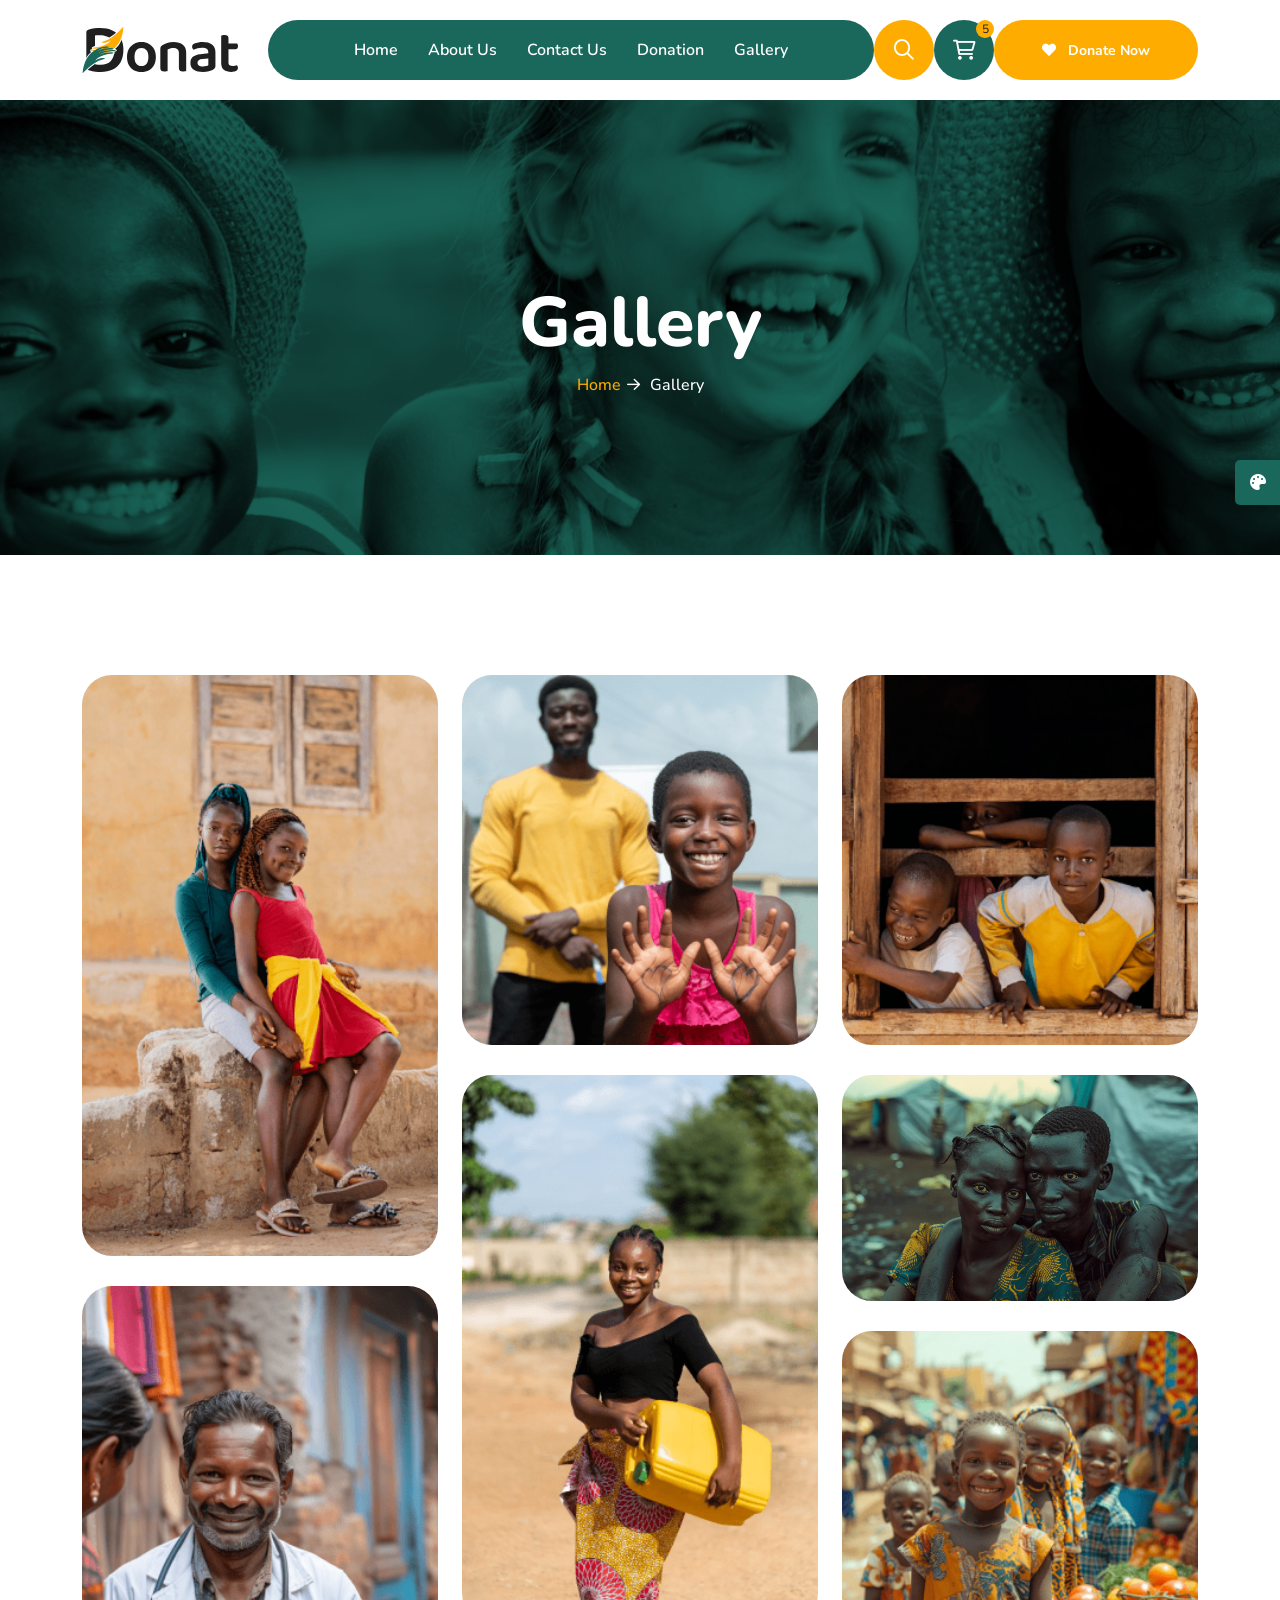
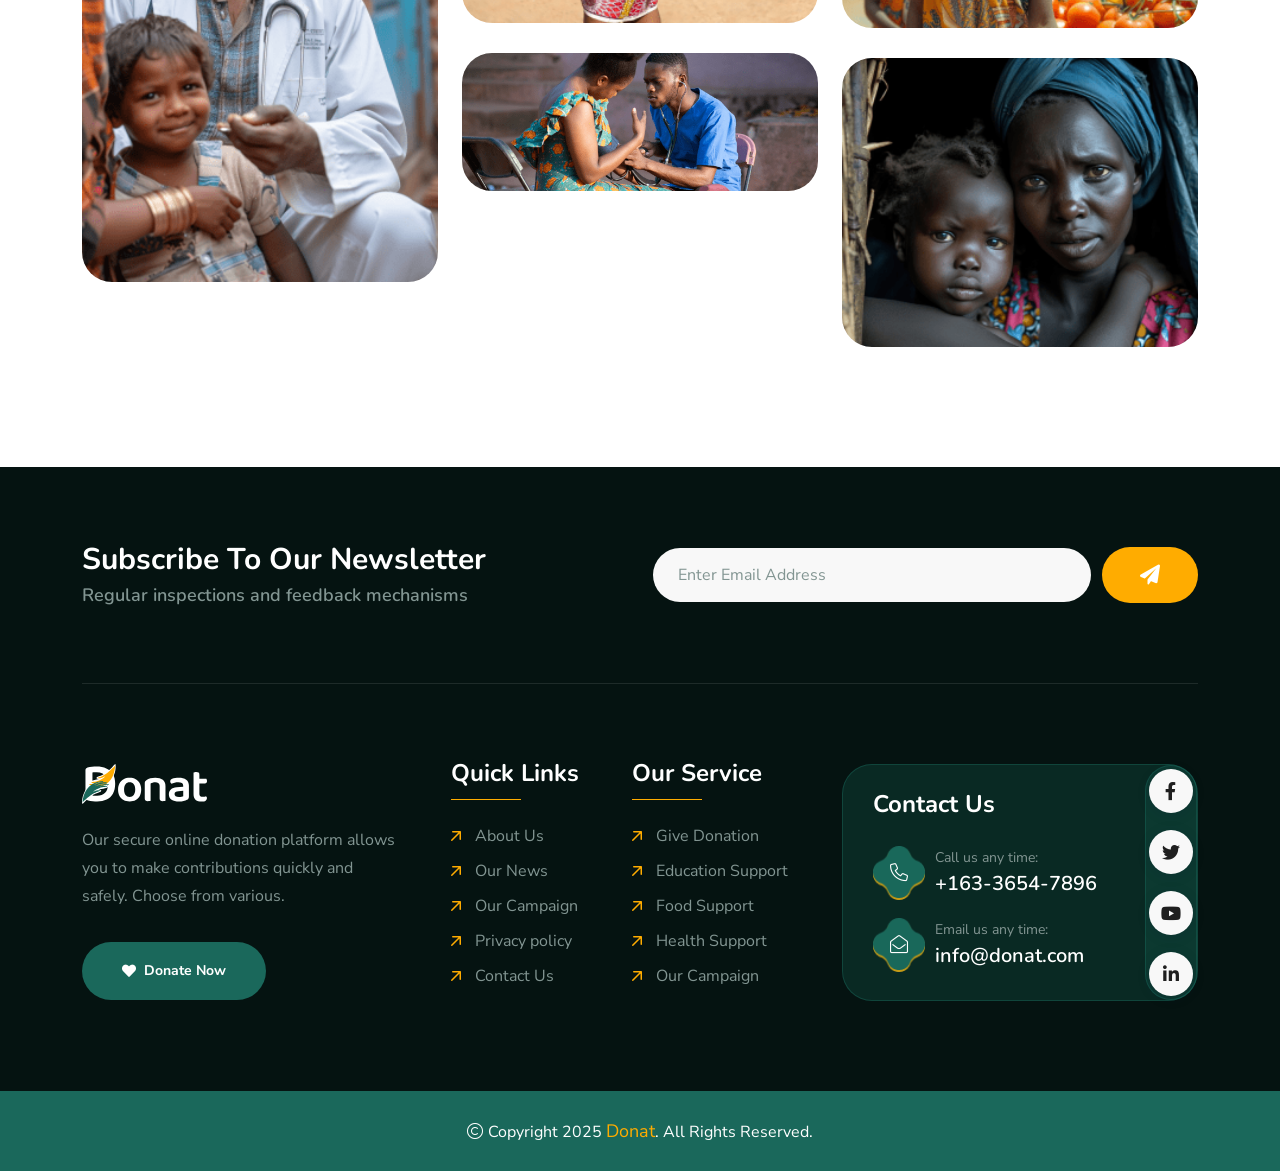
<file: gallery.html>
<!doctype html>
<html class="no-js" lang="zxx" dir="ltr">


<head>
    <meta charset="utf-8">
    <meta http-equiv="x-ua-compatible" content="ie=edge">
    <title>Donat - Charity & Donation HTML Template - Gallery</title>
    <meta name="author" content="Donat">
    <meta name="description" content="Donat - Charity & Donation HTML Template">
    <meta name="keywords" content="Donat - Charity & Donation HTML Template">
    <meta name="robots" content="INDEX,FOLLOW">

    <!-- Mobile Specific Metas -->
    <meta name="viewport" content="width=device-width, initial-scale=1, shrink-to-fit=no">

    <!-- Favicons - Place favicon.ico in the root directory -->
    <link rel="apple-touch-icon" sizes="57x57" href="assets/img/favicons/apple-icon-57x57.png">
    <link rel="apple-touch-icon" sizes="60x60" href="assets/img/favicons/apple-icon-60x60.png">
    <link rel="apple-touch-icon" sizes="72x72" href="assets/img/favicons/apple-icon-72x72.png">
    <link rel="apple-touch-icon" sizes="76x76" href="assets/img/favicons/apple-icon-76x76.png">
    <link rel="apple-touch-icon" sizes="114x114" href="assets/img/favicons/apple-icon-114x114.png">
    <link rel="apple-touch-icon" sizes="120x120" href="assets/img/favicons/apple-icon-120x120.png">
    <link rel="apple-touch-icon" sizes="144x144" href="assets/img/favicons/apple-icon-144x144.png">
    <link rel="apple-touch-icon" sizes="152x152" href="assets/img/favicons/apple-icon-152x152.png">
    <link rel="apple-touch-icon" sizes="180x180" href="assets/img/favicons/apple-icon-180x180.png">
    <link rel="icon" type="image/png" sizes="192x192" href="assets/img/favicons/android-icon-192x192.png">
    <link rel="icon" type="image/png" sizes="32x32" href="assets/img/favicons/favicon-32x32.png">
    <link rel="icon" type="image/png" sizes="96x96" href="assets/img/favicons/favicon-96x96.png">
    <link rel="icon" type="image/png" sizes="16x16" href="assets/img/favicons/favicon-16x16.png">
    <link rel="manifest" href="assets/img/favicons/manifest.json">
    <meta name="msapplication-TileColor" content="#ffffff">
    <meta name="msapplication-TileImage" content="assets/img/favicons/ms-icon-144x144.png">
    <meta name="theme-color" content="#ffffff">

    <!--==============================
	  Google Fonts
	============================== -->
    <link rel="preconnect" href="https://fonts.googleapis.com/">
    <link rel="preconnect" href="https://fonts.gstatic.com/" crossorigin>
    <link href="https://fonts.googleapis.com/css2?family=Caveat:wght@400..700&amp;family=Nunito+Sans:ital,opsz,wght@0,6..12,200..1000;1,6..12,200..1000&amp;family=Nunito:ital,wght@0,200..1000;1,200..1000&amp;display=swap" rel="stylesheet">

    <!--==============================
	    All CSS File
	============================== -->
    <!-- Bootstrap -->
    <link rel="stylesheet" href="assets/css/bootstrap.min.css">
    <!-- Fontawesome Icon -->
    <link rel="stylesheet" href="assets/css/fontawesome.min.css">
    <!-- Magnific Popup -->
    <link rel="stylesheet" href="assets/css/magnific-popup.min.css">
    <!-- Swiper Js -->
    <link rel="stylesheet" href="assets/css/swiper-bundle.min.css">
    <!-- Theme Custom CSS -->
    <link rel="stylesheet" href="assets/css/style.css">

</head>

<body>

    <!--[if lte IE 9]>
    	<p class="browserupgrade">You are using an <strong>outdated</strong> browser. Please <a href="https://browsehappy.com/">upgrade your browser</a> to improve your experience and security.</p>
  	<![endif]-->


    <!--********************************
   		Code Start From Here 
	******************************** -->

    <!--==============================
     Preloader
  ==============================-->
    <div class="preloader ">
        <button class="th-btn style2 preloaderCls">Cancel Preloader </button>
        <div class="preloader-inner">
            <span class="loader">
                Donat
                <span class="loading-text">Donat</span>
            </span>
        </div>
    </div><!--==============================
    Sidemenu
============================== -->
    <div class="sidemenu-wrapper sidemenu-cart ">
        <div class="sidemenu-content">
            <button class="closeButton sideMenuCls"><i class="far fa-times"></i></button>
            <div class="widget woocommerce widget_shopping_cart">
                <h3 class="widget_title">Shopping cart</h3>
                <div class="widget_shopping_cart_content">
                    <ul class="woocommerce-mini-cart cart_list product_list_widget ">
                        <li class="woocommerce-mini-cart-item mini_cart_item">
                            <a href="#" class="remove remove_from_cart_button"><i class="far fa-times"></i></a>
                            <a href="#"><img src="assets/img/product/product_thumb_1_1.png" alt="Cart Image">Books</a>
                            <span class="quantity">1 ×
                                <span class="woocommerce-Price-amount amount">
                                    <span class="woocommerce-Price-currencySymbol">$</span>940.00</span>
                            </span>
                        </li>
                        <li class="woocommerce-mini-cart-item mini_cart_item">
                            <a href="#" class="remove remove_from_cart_button"><i class="far fa-times"></i></a>
                            <a href="#"><img src="assets/img/product/product_thumb_1_2.png" alt="Cart Image">Medicine</a>
                            <span class="quantity">1 ×
                                <span class="woocommerce-Price-amount amount">
                                    <span class="woocommerce-Price-currencySymbol">$</span>899.00</span>
                            </span>
                        </li>
                        <li class="woocommerce-mini-cart-item mini_cart_item">
                            <a href="#" class="remove remove_from_cart_button"><i class="far fa-times"></i></a>
                            <a href="#"><img src="assets/img/product/product_thumb_1_3.png" alt="Cart Image">Dress</a>
                            <span class="quantity">1 ×
                                <span class="woocommerce-Price-amount amount">
                                    <span class="woocommerce-Price-currencySymbol">$</span>756.00</span>
                            </span>
                        </li>
                        <li class="woocommerce-mini-cart-item mini_cart_item">
                            <a href="#" class="remove remove_from_cart_button"><i class="far fa-times"></i></a>
                            <a href="#"><img src="assets/img/product/product_thumb_1_4.png" alt="Cart Image">Chair</a>
                            <span class="quantity">1 ×
                                <span class="woocommerce-Price-amount amount">
                                    <span class="woocommerce-Price-currencySymbol">$</span>723.00</span>
                            </span>
                        </li>
                        <li class="woocommerce-mini-cart-item mini_cart_item">
                            <a href="#" class="remove remove_from_cart_button"><i class="far fa-times"></i></a>
                            <a href="#"><img src="assets/img/product/product_thumb_1_5.png" alt="Cart Image">Cloths</a>
                            <span class="quantity">1 ×
                                <span class="woocommerce-Price-amount amount">
                                    <span class="woocommerce-Price-currencySymbol">$</span>1080.00</span>
                            </span>
                        </li>
                    </ul>
                    <p class="woocommerce-mini-cart__total total">
                        <strong>Subtotal:</strong>
                        <span class="woocommerce-Price-amount amount">
                            <span class="woocommerce-Price-currencySymbol">$</span>4398.00</span>
                    </p>
                    <p class="woocommerce-mini-cart__buttons buttons">
                        <a href="cart.html" class="th-btn wc-forward">View cart</a>
                        <a href="checkout.html" class="th-btn checkout wc-forward">Checkout</a>
                    </p>
                </div>
            </div>
        </div>
    </div>
    <div class="popup-search-box d-none d-lg-block">
        <button class="searchClose"><i class="far fa-times"></i></button>
        <form action="#">
            <input type="text" placeholder="What are you looking for?">
            <button type="submit"><i class="fal fa-search"></i></button>
        </form>
    </div><!--==============================
    Mobile Menu
  ============================== -->
    <div class="th-menu-wrapper">
        <div class="th-menu-area text-center">
            <button class="th-menu-toggle"><i class="fal fa-times"></i></button>
            <div class="mobile-logo">
                <a href="index.html"><img src="assets/img/logo.svg" alt="Donat"></a>
            </div>
            <div class="th-mobile-menu">
                <ul>
                    <li class="menu-item-has-children">
                        <a href="index.html">Home</a>
                    </li>
                    <li><a href="about.html">About Us</a></li> 

                    <li> 
                        <a href="contact.html">Contact Us</a> 
                    </li>                 
                    <li> 
                        <a href="donation.html">Donation</a> 
                     </li>                
                    <li> 
                        <a href="gallery.html">Gallery</a> 
                     </li>                
                </ul>
            </div>
        </div>
    </div>
    <div class="color-scheme-wrap active">
        <button class="switchIcon"><i class="fa-solid fa-palette"></i></button>
        <h3 class="color-scheme-wrap-title text-center">Color Switcher</h3>
        <h4 class="color-scheme-wrap-subtitle text-center">Theme Color</h4>
        <div class="color-switch-btns">
            <button data-color="#1A685B"><i class="fa-solid fa-droplet"></i></button>
            <button data-color="#f34e3a"><i class="fa-solid fa-droplet"></i></button>
            <button data-color="#FF4857"><i class="fa-solid fa-droplet"></i></button>
            <button data-color="#3843C1"><i class="fa-solid fa-droplet"></i></button>
            <button data-color="#FF7E02"><i class="fa-solid fa-droplet"></i></button>
        </div>
        <h4 class="color-scheme-wrap-subtitle mt-20 text-center">Secondary Color</h4>
        <div class="secondary-color-switch-btns">
            <button data-secondary-color="#FFAC00"><i class="fa-solid fa-droplet"></i></button>
            <button data-secondary-color="#F41E1E"><i class="fa-solid fa-droplet"></i></button>
            <button data-secondary-color="#f34e3a"><i class="fa-solid fa-droplet"></i></button>
            <button data-secondary-color="#FF4857"><i class="fa-solid fa-droplet"></i></button>
            <button data-secondary-color="#3843C1"><i class="fa-solid fa-droplet"></i></button>
        </div>
    </div><!--==============================
	Header Area
==============================-->
    <header class="th-header header-layout1 onepage-nav">
        <div class="sticky-wrapper">
            <!-- Main Menu Area -->
            <div class="container">
                <div class="menu-area">
                    <div class="header-logo">
                        <a href="index.html"><img src="assets/img/logo.svg" alt="Donat"></a>
                    </div>
                    <div class="menu-area-wrap">
                        <nav class="main-menu d-none d-lg-block">
                            <ul>
                                <li>
                                    <a href="index.html">Home</a>
                                </li>
                                <li><a href="about.html">About Us</a></li> 

                                <li> 
                                    <a href="contact.html">Contact Us</a> 
                                </li>                 
                                <li> 
                                    <a href="donation.html">Donation</a> 
                                 </li>                
                                <li> 
                                    <a href="gallery.html">Gallery</a> 
                                </li> 
                            </ul>
                        </nav>
                        <p class="header-notice"><img class="me-1" src="assets/img/icon/heart-icon.svg" alt="img">Are you ready to help them? Let’s become a volunteers...</p>
                    </div>
                    <div class="header-button">
                        <button type="button" class="icon-btn style2 searchBoxToggler d-lg-block d-none"><i class="far fa-search"></i></button>
                        <button type="button" class="icon-btn sideMenuToggler">
                            <span class="badge">5</span>
                            <i class="fa-regular fa-cart-shopping"></i>
                        </button>
                        <a href="contact.html" class="th-btn style3 d-xl-block d-none"><i class="fas fa-heart me-2"></i> Donate Now</a>
                        <button type="button" class="icon-btn th-menu-toggle d-lg-none"><i class="far fa-bars"></i></button>
                    </div>
                </div>
            </div>
        </div>
    </header>


    <!--==============================
    Breadcumb
============================== -->
    <div class="breadcumb-wrapper " data-bg-src="assets/img/bg/breadcumb-bg.jpg" data-overlay="theme">
        <div class="container">
            <div class="breadcumb-content">
                <h1 class="breadcumb-title">Gallery</h1>
                <ul class="breadcumb-menu">
                    <li><a href="index.html">Home</a></li>
                    <li>Gallery</li>
                </ul>
            </div>
        </div>
    </div><!--==============================
Gallery Area  
==============================-->
    <div class="overflow-hidden space">
        <div class="container">
            <div class="row gy-30 gx-30 filter-active">
                <div class="col-md-6 col-xxl-auto col-lg-4 filter-item">
                    <div class="gallery-card">
                        <div class="gallery-img">
                            <img src="assets/img/gallery/gallery_1_1.png" alt="gallery image">
                            <a href="assets/img/gallery/gallery_1_1.png" class="icon-btn popup-image"><i class="fas fa-eye"></i></a>
                        </div>
                    </div>
                </div>
                <div class="col-md-6 col-xxl-auto col-lg-4 filter-item">
                    <div class="gallery-card">
                        <div class="gallery-img">
                            <img src="assets/img/gallery/gallery_1_2.png" alt="gallery image">
                            <a href="assets/img/gallery/gallery_1_2.png" class="icon-btn popup-image"><i class="fas fa-eye"></i></a>
                        </div>
                    </div>
                </div>
                <div class="col-md-6 col-xxl-auto col-lg-4 filter-item">
                    <div class="gallery-card">
                        <div class="gallery-img">
                            <img src="assets/img/gallery/gallery_1_3.png" alt="gallery image">
                            <a href="assets/img/gallery/gallery_1_3.png" class="icon-btn popup-image"><i class="fas fa-eye"></i></a>
                        </div>
                    </div>
                </div>
                <div class="col-md-6 col-xxl-auto col-lg-4 filter-item">
                    <div class="gallery-card">
                        <div class="gallery-img">
                            <img src="assets/img/gallery/gallery_1_4.png" alt="gallery image">
                            <a href="assets/img/gallery/gallery_1_4.png" class="icon-btn popup-image"><i class="fas fa-eye"></i></a>
                        </div>
                    </div>
                </div>
                <div class="col-md-6 col-xxl-auto col-lg-4 filter-item">
                    <div class="gallery-card">
                        <div class="gallery-img">
                            <img src="assets/img/gallery/gallery_1_6.png" alt="gallery image">
                            <a href="assets/img/gallery/gallery_1_6.png" class="icon-btn popup-image"><i class="fas fa-eye"></i></a>
                        </div>
                    </div>
                </div>
                <div class="col-md-6 col-xxl-auto col-lg-4 filter-item">
                    <div class="gallery-card">
                        <div class="gallery-img">
                            <img src="assets/img/gallery/gallery_1_5.png" alt="gallery image">
                            <a href="assets/img/gallery/gallery_1_5.png" class="icon-btn popup-image"><i class="fas fa-eye"></i></a>
                        </div>
                    </div>
                </div>
                <div class="col-md-6 col-xxl-auto col-lg-4 filter-item">
                    <div class="gallery-card">
                        <div class="gallery-img">
                            <img src="assets/img/gallery/gallery_1_7.png" alt="gallery image">
                            <a href="assets/img/gallery/gallery_1_7.png" class="icon-btn popup-image"><i class="fas fa-eye"></i></a>
                        </div>
                    </div>
                </div>
                <div class="col-md-6 col-xxl-auto col-lg-4 filter-item">
                    <div class="gallery-card">
                        <div class="gallery-img">
                            <img src="assets/img/gallery/gallery_1_9.png" alt="gallery image">
                            <a href="assets/img/gallery/gallery_1_9.png" class="icon-btn popup-image"><i class="fas fa-eye"></i></a>
                        </div>
                    </div>
                </div>
                <div class="col-md-6 col-xxl-auto col-lg-4 filter-item">
                    <div class="gallery-card">
                        <div class="gallery-img">
                            <img src="assets/img/gallery/gallery_1_8.png" alt="gallery image">
                            <a href="assets/img/gallery/gallery_1_8.png" class="icon-btn popup-image"><i class="fas fa-eye"></i></a>
                        </div>
                    </div>
                </div>
            </div>
        </div>
    </div>
    <!--==============================
	Footer Area
==============================-->
    <footer class="footer-wrapper footer-default" data-bg-src="assets/img/bg/footer-default-bg-mask.png">
        <div class="footer-bg-shape2 shape-mockup jump" data-top="20%" data-right="0">
            <img src="assets/img/shape/footer-bg-shape3.png" alt="img">
        </div>
        <div class="footer-bg-shape3 shape-mockup d-none" data-bottom="0" data-right="0">
            <img src="assets/img/shape/footer-bg-shape2.png" alt="img">
        </div>
        <div class="footer-top">
            <div class="container">
                <div class="subscribe-box">
                    <div class="row gy-40 align-items-center justify-content-center">
                        <div class="col-xl-6">
                            <h4 class="subscribe-box_title">Subscribe to Our Newsletter</h4>
                            <p class="subscribe-box_text">Regular inspections and feedback mechanisms</p>
                        </div>
                        <div class="col-xl-6 col-lg-8">
                            <form class="newsletter-form">
                                <div class="form-group">
                                    <input class="form-control" type="email" placeholder="Enter Email Address" required="">
                                </div>
                                <button type="submit" class="th-btn style3"><i class="fas fa-paper-plane"></i></button>
                            </form>
                        </div>
                    </div>
                </div>
            </div>
        </div>
        <div class="widget-area">
            <div class="container">
                <div class="row justify-content-between">
                    <div class="col-md-6 col-xl-auto">
                        <div class="widget footer-widget">
                            <div class="th-widget-about">
                                <div class="about-logo">
                                    <a href="index.html"><img src="assets/img/logo-white.svg" alt="Donat"></a>
                                </div>
                                <p class="about-text"> Our secure online donation platform allows you to make contributions quickly and safely. Choose from various.</p>
                                <a href="contact.html" class="th-btn"><i class="fas fa-heart me-2"></i> Donate Now</a>
                            </div>
                        </div>
                    </div>
                    <div class="col-sm-6 col-xl-auto">
                        <div class="widget widget_nav_menu footer-widget">
                            <h3 class="widget_title">Quick Links</h3>
                            <div class="menu-all-pages-container">
                                <ul class="menu">
                                    <li><a href="about.html">About Us</a></li>
                                    <li><a href="blog.html">Our News</a></li>
                                    <li><a href="about.html">Our Campaign</a></li>
                                    <li><a href="contact.html">Privacy policy</a></li>
                                    <li><a href="contact.html">Contact Us</a></li>
                                </ul>
                            </div>
                        </div>
                    </div>
                    <div class="col-sm-6 col-xl-auto">
                        <div class="widget widget_nav_menu footer-widget">
                            <h3 class="widget_title">Our Service</h3>
                            <div class="menu-all-pages-container">
                                <ul class="menu">
                                    <li><a href="donate-now.html">Give Donation</a></li>
                                    <li><a href="faq.html">Education Support</a></li>
                                    <li><a href="faq.html">Food Support</a></li>
                                    <li><a href="faq.html">Health Support</a></li>
                                    <li><a href="gallery.html">Our Campaign </a></li>
                                </ul>
                            </div>
                        </div>
                    </div>
                    <div class="col-md-6 col-xl-auto">
                        <div class="widget footer-widget">
                            <div class="th-widget-contact">
                                <h3 class="widget_title">Contact Us</h3>
                                <div class="info-card">
                                    <div class="box-icon">
                                        <i class="fal fa-phone"></i>
                                        <div class="bg-shape1" data-mask-src="assets/img/shape/info_card_icon_bg_shape_1_1.png"></div>
                                        <div class="bg-shape2" data-mask-src="assets/img/shape/info_card_icon_bg_shape_1_1.png"></div>
                                    </div>
                                    <div class="box-content">
                                        <p class="box-text">Call us any time:</p>
                                        <h4 class="box-title"><a href="tel:16336547896">+163-3654-7896</a></h4>
                                    </div>
                                </div>
                                <div class="info-card">
                                    <div class="box-icon">
                                        <i class="fal fa-envelope-open"></i>
                                        <div class="bg-shape1" data-mask-src="assets/img/shape/info_card_icon_bg_shape_1_1.png"></div>
                                        <div class="bg-shape2" data-mask-src="assets/img/shape/info_card_icon_bg_shape_1_1.png"></div>
                                    </div>
                                    <div class="box-content">
                                        <p class="box-text">Email us any time:</p>
                                        <h4 class="box-title"><a href="mailto:info@donat.com">info@donat.com</a></h4>
                                    </div>
                                </div>
                                <div class="th-social style2">
                                    <a href="https://www.facebook.com/"><i class="fab fa-facebook-f"></i></a>
                                    <a href="https://www.twitter.com/"><i class="fab fa-twitter"></i></a>
                                    <a href="https://www.youtube.com/"><i class="fab fa-youtube"></i></a>
                                    <a href="https://www.linkedin.com/"><i class="fab fa-linkedin-in"></i></a>
                                </div>
                            </div>
                        </div>
                    </div>
                </div>
            </div>
        </div>
        <div class="copyright-wrap">
            <div class="container">
                <div class="row justify-content-center gy-3 align-items-center">
                    <div class="col-lg-12">
                        <p class="copyright-text text-center">
                            <i class="fal fa-copyright"></i> Copyright 2025 <a href="index.html">Donat</a>. All Rights Reserved.
                        </p>
                    </div>
                </div>
            </div>
        </div>
    </footer>

    <!--********************************
			Code End  Here 
	******************************** -->

    <!-- Scroll To Top -->
    <div class="scroll-top">
        <svg class="progress-circle svg-content" width="100%" height="100%" viewBox="-1 -1 102 102">
            <path d="M50,1 a49,49 0 0,1 0,98 a49,49 0 0,1 0,-98" style="transition: stroke-dashoffset 10ms linear 0s; stroke-dasharray: 307.919, 307.919; stroke-dashoffset: 307.919;"></path>
        </svg>
    </div>

    <!--==============================
    All Js File
============================== -->
    <!-- Jquery -->
    <script src="assets/js/vendor/jquery-3.7.1.min.js"></script>
    <!-- Swiper Js -->
    <script src="assets/js/swiper-bundle.min.js"></script>
    <!-- Bootstrap -->
    <script src="assets/js/bootstrap.min.js"></script>
    <!-- Magnific Popup -->
    <script src="assets/js/jquery.magnific-popup.min.js"></script>
    <!-- Counter Up -->
    <script src="assets/js/jquery.counterup.min.js"></script>
    <!-- Range Slider -->
    <script src="assets/js/jquery-ui.min.js"></script>
    <!-- Isotope Filter -->
    <script src="assets/js/imagesloaded.pkgd.min.js"></script>
    <script src="assets/js/isotope.pkgd.min.js"></script>

    <!-- Main Js File -->
    <script src="assets/js/main.js"></script>
</body>


</html>
</file>
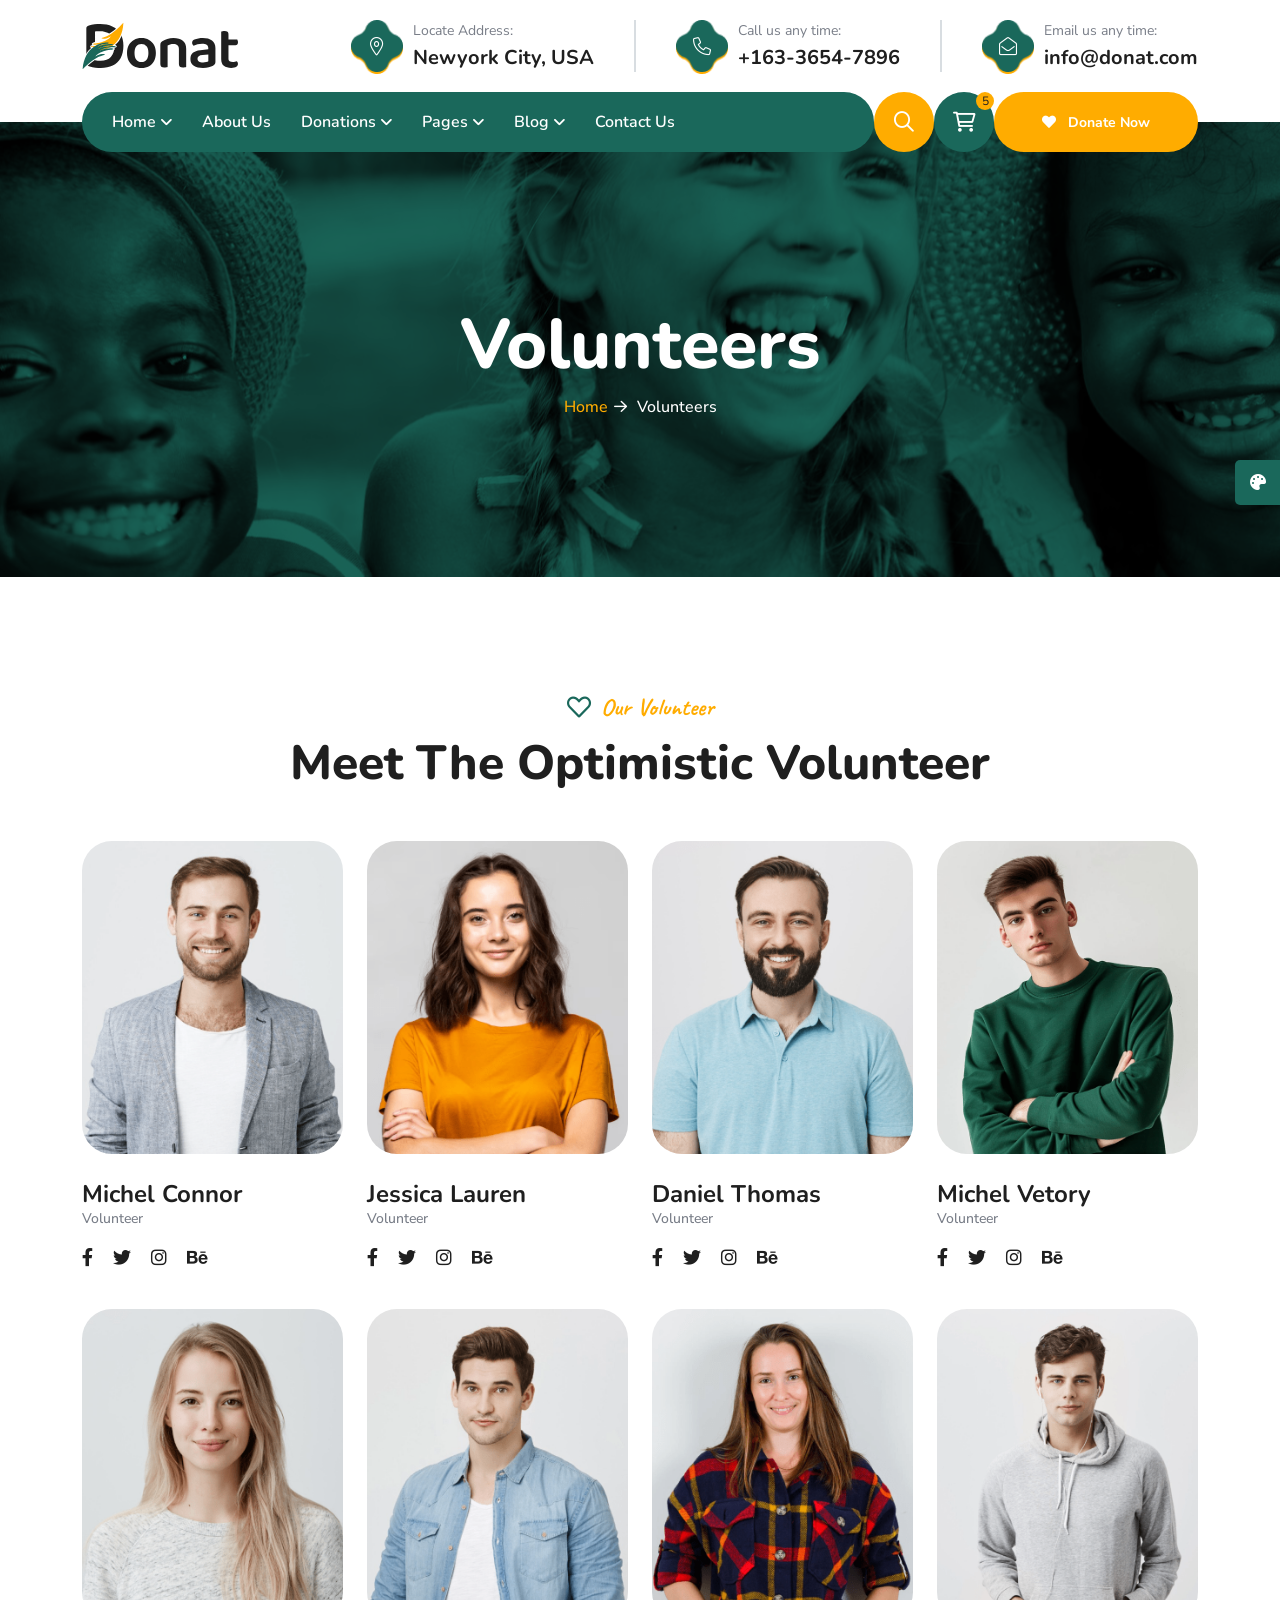
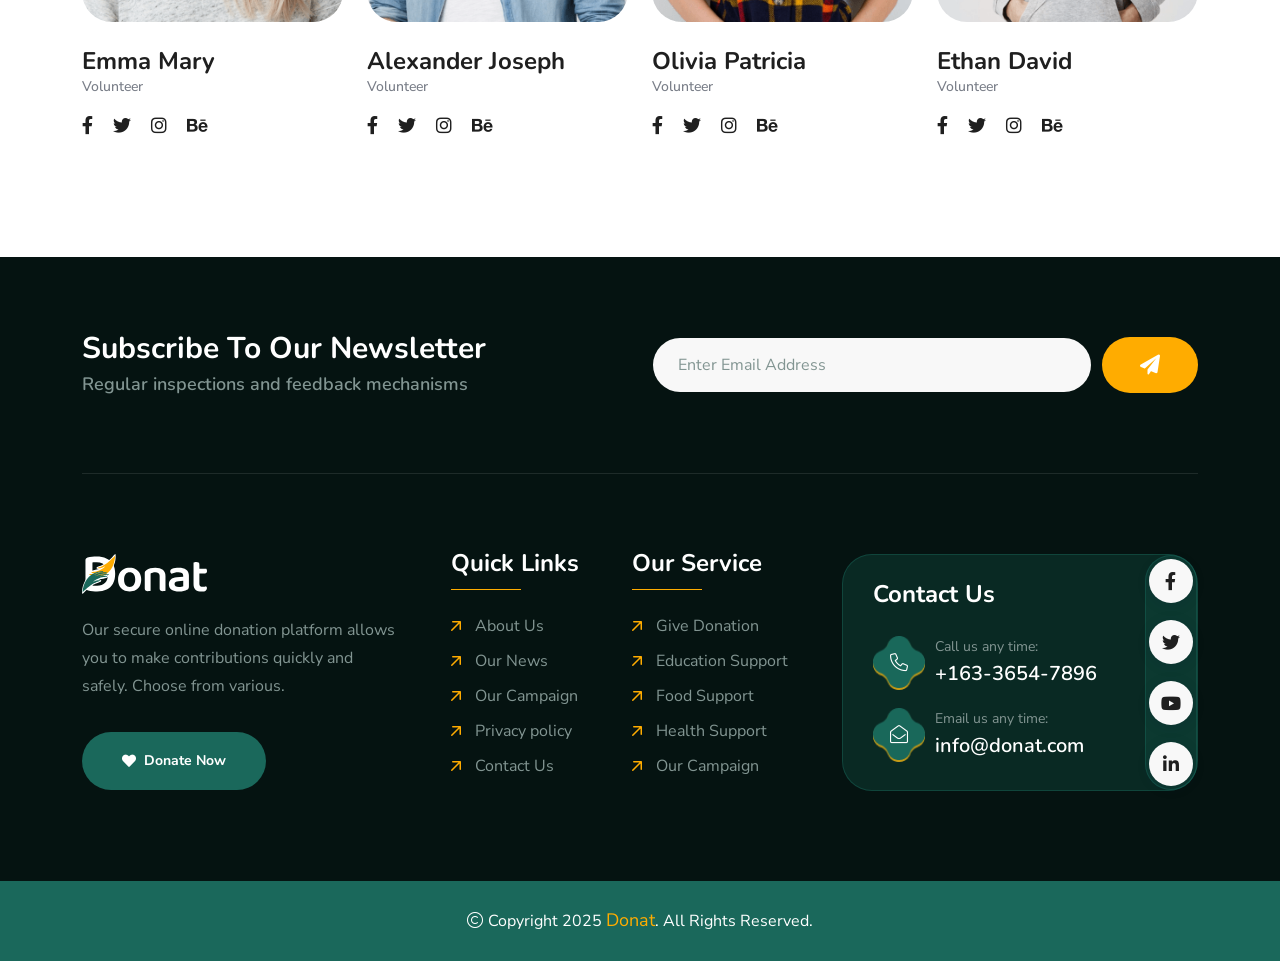
<file: team.html>
<!doctype html>
<html class="no-js" lang="zxx" dir="ltr">


<head>
    <meta charset="utf-8">
    <meta http-equiv="x-ua-compatible" content="ie=edge">
    <title>Donat - Charity & Donation HTML Template - Team</title>
    <meta name="author" content="Donat">
    <meta name="description" content="Donat - Charity & Donation HTML Template">
    <meta name="keywords" content="Donat - Charity & Donation HTML Template">
    <meta name="robots" content="INDEX,FOLLOW">

    <!-- Mobile Specific Metas -->
    <meta name="viewport" content="width=device-width, initial-scale=1, shrink-to-fit=no">

    <!-- Favicons - Place favicon.ico in the root directory -->
    <link rel="apple-touch-icon" sizes="57x57" href="assets/img/favicons/apple-icon-57x57.png">
    <link rel="apple-touch-icon" sizes="60x60" href="assets/img/favicons/apple-icon-60x60.png">
    <link rel="apple-touch-icon" sizes="72x72" href="assets/img/favicons/apple-icon-72x72.png">
    <link rel="apple-touch-icon" sizes="76x76" href="assets/img/favicons/apple-icon-76x76.png">
    <link rel="apple-touch-icon" sizes="114x114" href="assets/img/favicons/apple-icon-114x114.png">
    <link rel="apple-touch-icon" sizes="120x120" href="assets/img/favicons/apple-icon-120x120.png">
    <link rel="apple-touch-icon" sizes="144x144" href="assets/img/favicons/apple-icon-144x144.png">
    <link rel="apple-touch-icon" sizes="152x152" href="assets/img/favicons/apple-icon-152x152.png">
    <link rel="apple-touch-icon" sizes="180x180" href="assets/img/favicons/apple-icon-180x180.png">
    <link rel="icon" type="image/png" sizes="192x192" href="assets/img/favicons/android-icon-192x192.png">
    <link rel="icon" type="image/png" sizes="32x32" href="assets/img/favicons/favicon-32x32.png">
    <link rel="icon" type="image/png" sizes="96x96" href="assets/img/favicons/favicon-96x96.png">
    <link rel="icon" type="image/png" sizes="16x16" href="assets/img/favicons/favicon-16x16.png">
    <link rel="manifest" href="assets/img/favicons/manifest.json">
    <meta name="msapplication-TileColor" content="#ffffff">
    <meta name="msapplication-TileImage" content="assets/img/favicons/ms-icon-144x144.png">
    <meta name="theme-color" content="#ffffff">

    <!--==============================
	  Google Fonts
	============================== -->
    <link rel="preconnect" href="https://fonts.googleapis.com/">
    <link rel="preconnect" href="https://fonts.gstatic.com/" crossorigin>
    <link href="https://fonts.googleapis.com/css2?family=Caveat:wght@400..700&amp;family=Nunito+Sans:ital,opsz,wght@0,6..12,200..1000;1,6..12,200..1000&amp;family=Nunito:ital,wght@0,200..1000;1,200..1000&amp;display=swap" rel="stylesheet">

    <!--==============================
	    All CSS File
	============================== -->
    <!-- Bootstrap -->
    <link rel="stylesheet" href="assets/css/bootstrap.min.css">
    <!-- Fontawesome Icon -->
    <link rel="stylesheet" href="assets/css/fontawesome.min.css">
    <!-- Magnific Popup -->
    <link rel="stylesheet" href="assets/css/magnific-popup.min.css">
    <!-- Swiper Js -->
    <link rel="stylesheet" href="assets/css/swiper-bundle.min.css">
    <!-- Theme Custom CSS -->
    <link rel="stylesheet" href="assets/css/style.css">

</head>

<body>

    <!--[if lte IE 9]>
    	<p class="browserupgrade">You are using an <strong>outdated</strong> browser. Please <a href="https://browsehappy.com/">upgrade your browser</a> to improve your experience and security.</p>
  	<![endif]-->


    <!--********************************
   		Code Start From Here 
	******************************** -->

    <!--==============================
     Preloader
  ==============================-->
    <div class="preloader ">
        <button class="th-btn style2 preloaderCls">Cancel Preloader </button>
        <div class="preloader-inner">
            <span class="loader">
                Donat
                <span class="loading-text">Donat</span>
            </span>
        </div>
    </div><!--==============================
    Sidemenu
============================== -->
    <div class="sidemenu-wrapper sidemenu-cart ">
        <div class="sidemenu-content">
            <button class="closeButton sideMenuCls"><i class="far fa-times"></i></button>
            <div class="widget woocommerce widget_shopping_cart">
                <h3 class="widget_title">Shopping cart</h3>
                <div class="widget_shopping_cart_content">
                    <ul class="woocommerce-mini-cart cart_list product_list_widget ">
                        <li class="woocommerce-mini-cart-item mini_cart_item">
                            <a href="#" class="remove remove_from_cart_button"><i class="far fa-times"></i></a>
                            <a href="#"><img src="assets/img/product/product_thumb_1_1.png" alt="Cart Image">Books</a>
                            <span class="quantity">1 ×
                                <span class="woocommerce-Price-amount amount">
                                    <span class="woocommerce-Price-currencySymbol">$</span>940.00</span>
                            </span>
                        </li>
                        <li class="woocommerce-mini-cart-item mini_cart_item">
                            <a href="#" class="remove remove_from_cart_button"><i class="far fa-times"></i></a>
                            <a href="#"><img src="assets/img/product/product_thumb_1_2.png" alt="Cart Image">Medicine</a>
                            <span class="quantity">1 ×
                                <span class="woocommerce-Price-amount amount">
                                    <span class="woocommerce-Price-currencySymbol">$</span>899.00</span>
                            </span>
                        </li>
                        <li class="woocommerce-mini-cart-item mini_cart_item">
                            <a href="#" class="remove remove_from_cart_button"><i class="far fa-times"></i></a>
                            <a href="#"><img src="assets/img/product/product_thumb_1_3.png" alt="Cart Image">Dress</a>
                            <span class="quantity">1 ×
                                <span class="woocommerce-Price-amount amount">
                                    <span class="woocommerce-Price-currencySymbol">$</span>756.00</span>
                            </span>
                        </li>
                        <li class="woocommerce-mini-cart-item mini_cart_item">
                            <a href="#" class="remove remove_from_cart_button"><i class="far fa-times"></i></a>
                            <a href="#"><img src="assets/img/product/product_thumb_1_4.png" alt="Cart Image">Chair</a>
                            <span class="quantity">1 ×
                                <span class="woocommerce-Price-amount amount">
                                    <span class="woocommerce-Price-currencySymbol">$</span>723.00</span>
                            </span>
                        </li>
                        <li class="woocommerce-mini-cart-item mini_cart_item">
                            <a href="#" class="remove remove_from_cart_button"><i class="far fa-times"></i></a>
                            <a href="#"><img src="assets/img/product/product_thumb_1_5.png" alt="Cart Image">Cloths</a>
                            <span class="quantity">1 ×
                                <span class="woocommerce-Price-amount amount">
                                    <span class="woocommerce-Price-currencySymbol">$</span>1080.00</span>
                            </span>
                        </li>
                    </ul>
                    <p class="woocommerce-mini-cart__total total">
                        <strong>Subtotal:</strong>
                        <span class="woocommerce-Price-amount amount">
                            <span class="woocommerce-Price-currencySymbol">$</span>4398.00</span>
                    </p>
                    <p class="woocommerce-mini-cart__buttons buttons">
                        <a href="cart.html" class="th-btn wc-forward">View cart</a>
                        <a href="checkout.html" class="th-btn checkout wc-forward">Checkout</a>
                    </p>
                </div>
            </div>
        </div>
    </div>
    <div class="popup-search-box d-none d-lg-block">
        <button class="searchClose"><i class="far fa-times"></i></button>
        <form action="#">
            <input type="text" placeholder="What are you looking for?">
            <button type="submit"><i class="fal fa-search"></i></button>
        </form>
    </div><!--==============================
    Mobile Menu
  ============================== -->
    <div class="th-menu-wrapper">
        <div class="th-menu-area text-center">
            <button class="th-menu-toggle"><i class="fal fa-times"></i></button>
            <div class="mobile-logo">
                <a href="index.html"><img src="assets/img/logo.svg" alt="Donat"></a>
            </div>
            <div class="th-mobile-menu">
                <ul>
                    <li class="menu-item-has-children">
                        <a href="index.html">Home</a>
                        <ul class="sub-menu">
                            <li class="menu-item-has-children">
                                <a href="#">Multipage</a>
                                <ul class="sub-menu">
                                    <li><a href="index.html">Home One</a></li>
                                    <li><a href="home-2.html">Home Two</a></li>
                                    <li><a href="home-3.html">Home Three</a></li>
                                    <li><a href="home-4.html">Home Four</a></li>
                                    <li><a href="home-5.html">Home Five</a></li>
                                </ul>
                            </li>
                            <li class="menu-item-has-children">
                                <a href="#">Onepage</a>
                                <ul class="sub-menu">
                                    <li><a href="home-1-op.html">Home One</a></li>
                                    <li><a href="home-2-op.html">Home Two</a></li>
                                    <li><a href="home-3-op.html">Home Three</a></li>
                                    <li><a href="home-4-op.html">Home Four</a></li>
                                    <li><a href="home-5-op.html">Home Five</a></li>
                                </ul>
                            </li>
                            <li class="menu-item-has-children">
                                <a href="#">RTL</a>
                                <ul class="sub-menu">
                                    <li><a href="home-1-rtl.html">Home One</a></li>
                                    <li><a href="home-2-rtl.html">Home Two</a></li>
                                    <li><a href="home-3-rtl.html">Home Three</a></li>
                                    <li><a href="home-4-rtl.html">Home Four</a></li>
                                    <li><a href="home-5-rtl.html">Home Five</a></li>
                                </ul>
                            </li>
                        </ul>
                    </li>
                    <li><a href="about.html">About Us</a></li>
                    <li class="menu-item-has-children">
                        <a href="#">Donations</a>
                        <ul class="sub-menu">
                            <li><a href="donation.html">Donations</a></li>
                            <li><a href="donation-details.html">Donation Details</a></li>
                            <li><a href="donate-now.html">Donate Now</a></li>
                        </ul>
                    </li>
                    <li class="menu-item-has-children">
                        <a href="#">Pages</a>
                        <ul class="sub-menu">
                            <li class="menu-item-has-children">
                                <a href="#">Shop</a>
                                <ul class="sub-menu">
                                    <li><a href="shop.html">Shop</a></li>
                                    <li><a href="shop-details.html">Shop Details</a></li>
                                    <li><a href="cart.html">Cart Page</a></li>
                                    <li><a href="checkout.html">Checkout</a></li>
                                    <li><a href="wishlist.html">Wishlist</a></li>
                                </ul>
                            </li>
                            <li><a href="team.html">Volunteers</a></li>
                            <li><a href="team-details.html">Volunteer Details</a></li>
                            <li><a href="add-team.html">Become A Volunteer</a></li>
                            <li><a href="gallery.html">Gallery</a></li>
                            <li><a href="pricing.html">Pricing</a></li>
                            <li><a href="faq.html">FAQS</a></li>
                            <li><a href="testimonial.html">Testimonials</a></li>
                            <li><a href="error.html">Error Page</a></li>
                        </ul>
                    </li>
                    <li class="menu-item-has-children">
                        <a href="#">Blog</a>
                        <ul class="sub-menu">
                            <li><a href="blog.html">Blog</a></li>
                            <li><a href="blog-details.html">Blog Details</a></li>
                        </ul>
                    </li>
                    <li>
                        <a href="contact.html">Contact Us</a>
                    </li>
                </ul>
            </div>
        </div>
    </div>
    <div class="color-scheme-wrap active">
        <button class="switchIcon"><i class="fa-solid fa-palette"></i></button>
        <h3 class="color-scheme-wrap-title text-center">Color Switcher</h3>
        <h4 class="color-scheme-wrap-subtitle text-center">Theme Color</h4>
        <div class="color-switch-btns">
            <button data-color="#1A685B"><i class="fa-solid fa-droplet"></i></button>
            <button data-color="#f34e3a"><i class="fa-solid fa-droplet"></i></button>
            <button data-color="#FF4857"><i class="fa-solid fa-droplet"></i></button>
            <button data-color="#3843C1"><i class="fa-solid fa-droplet"></i></button>
            <button data-color="#FF7E02"><i class="fa-solid fa-droplet"></i></button>
        </div>
        <h4 class="color-scheme-wrap-subtitle mt-20 text-center">Secondary Color</h4>
        <div class="secondary-color-switch-btns">
            <button data-secondary-color="#FFAC00"><i class="fa-solid fa-droplet"></i></button>
            <button data-secondary-color="#F41E1E"><i class="fa-solid fa-droplet"></i></button>
            <button data-secondary-color="#f34e3a"><i class="fa-solid fa-droplet"></i></button>
            <button data-secondary-color="#FF4857"><i class="fa-solid fa-droplet"></i></button>
            <button data-secondary-color="#3843C1"><i class="fa-solid fa-droplet"></i></button>
        </div>
    </div><!--==============================
	Header Area
==============================-->
    <header class="th-header header-default">
        <div class="menu-top">
            <div class="container">
                <div class="row justify-content-center justify-content-lg-between align-items-center gy-2">
                    <div class="col-auto d-none d-lg-block">
                        <div class="header-logo">
                            <a href="index.html"><img src="assets/img/logo.svg" alt="Donat"></a>
                        </div>
                    </div>
                    <div class="col-auto d-none d-md-block">
                        <div class="info-card-wrap">
                            <div class="info-card">
                                <div class="box-icon">
                                    <i class="fal fa-map-marker-alt"></i>
                                    <div class="bg-shape1" data-mask-src="assets/img/shape/info_card_icon_bg_shape_1_1.png"></div>
                                    <div class="bg-shape2" data-mask-src="assets/img/shape/info_card_icon_bg_shape_1_1.png"></div>
                                </div>
                                <div class="box-content">
                                    <p class="box-text">Locate Address:</p>
                                    <h4 class="box-title"><a href="https://www.google.com/maps">Newyork City, USA</a></h4>
                                </div>
                            </div>
                            <div class="info-card">
                                <div class="box-icon">
                                    <i class="fal fa-phone"></i>
                                    <div class="bg-shape1" data-mask-src="assets/img/shape/info_card_icon_bg_shape_1_1.png"></div>
                                    <div class="bg-shape2" data-mask-src="assets/img/shape/info_card_icon_bg_shape_1_1.png"></div>
                                </div>
                                <div class="box-content">
                                    <p class="box-text">Call us any time:</p>
                                    <h4 class="box-title"><a href="tel:16336547896">+163-3654-7896</a></h4>
                                </div>
                            </div>
                            <div class="info-card">
                                <div class="box-icon">
                                    <i class="fal fa-envelope-open"></i>
                                    <div class="bg-shape1" data-mask-src="assets/img/shape/info_card_icon_bg_shape_1_1.png"></div>
                                    <div class="bg-shape2" data-mask-src="assets/img/shape/info_card_icon_bg_shape_1_1.png"></div>
                                </div>
                                <div class="box-content">
                                    <p class="box-text">Email us any time:</p>
                                    <h4 class="box-title"><a href="mailto:info@donat.com">info@donat.com</a></h4>
                                </div>
                            </div>
                        </div>
                    </div>
                    <div class="col-auto header-social-col">
                        <div class="th-social">
                            <a href="https://www.facebook.com/"><i class="fab fa-facebook-f"></i></a>
                            <a href="https://www.twitter.com/"><i class="fab fa-twitter"></i></a>
                            <a href="https://www.youtube.com/"><i class="fab fa-youtube"></i></a>
                            <a href="https://www.linkedin.com/"><i class="fab fa-linkedin-in"></i></a>
                        </div>
                    </div>
                </div>
            </div>
        </div>
        <div class="sticky-wrapper">
            <!-- Main Menu Area -->
            <div class="container">
                <div class="menu-area">
                    <div class="menu-area-wrap">
                        <div class="col-auto d-inline-block d-lg-none">
                            <div class="header-logo">
                                <a href="index.html"><img src="assets/img/logo-white.svg" alt="Donat"></a>
                            </div>
                        </div>
                        <nav class="main-menu d-none d-lg-block">
                            <ul>
                                <li class="menu-item-has-children">
                                    <a href="index.html">Home</a>
                                    <ul class="mega-menu mega-menu-content">
                                        <li>
                                            <div class="container">
                                                <div class="row gy-4">
                                                    <div class="col-lg-4">
                                                        <div class="mega-menu-box">
                                                            <div class="mega-menu-img">
                                                                <img src="assets/img/pages/index.jpg" alt="Home One">
                                                                <div class="btn-wrap">
                                                                    <a href="index.html" class="th-btn ">Multipage</a>
                                                                    <a href="home-1-op.html" class="th-btn ">Onepage</a>
                                                                    <a href="home-1-rtl.html" class="th-btn ">RTL</a>
                                                                </div>
                                                            </div>
                                                            <h3 class="mega-menu-title"><a href="index.html">Home One</a></h3>
                                                        </div>
                                                    </div>
                                                    <div class="col-lg-4">
                                                        <div class="mega-menu-box">
                                                            <div class="mega-menu-img">
                                                                <img src="assets/img/pages/home-2.jpg" alt="Home Two">
                                                                <div class="btn-wrap">
                                                                    <a href="home-2.html" class="th-btn ">Multipage</a>
                                                                    <a href="home-2-op.html" class="th-btn ">Onepage</a>
                                                                    <a href="home-2-rtl.html" class="th-btn ">RTL</a>
                                                                </div>
                                                            </div>
                                                            <h3 class="mega-menu-title"><a href="home-2.html">Home Two</a></h3>
                                                        </div>
                                                    </div>
                                                    <div class="col-lg-4">
                                                        <div class="mega-menu-box">
                                                            <div class="mega-menu-img">
                                                                <img src="assets/img/pages/home-3.jpg" alt="Home Three">
                                                                <div class="btn-wrap">
                                                                    <a href="home-3.html" class="th-btn ">Multipage</a>
                                                                    <a href="home-3-op.html" class="th-btn ">Onepage</a>
                                                                    <a href="home-3-rtl.html" class="th-btn ">RTL</a>
                                                                </div>
                                                            </div>
                                                            <h3 class="mega-menu-title"><a href="home-3.html">Home Three</a></h3>
                                                        </div>
                                                    </div>
                                                    <div class="col-lg-4">
                                                        <div class="mega-menu-box">
                                                            <div class="mega-menu-img">
                                                                <img src="assets/img/pages/home-4.jpg" alt="Home Four">
                                                                <div class="btn-wrap">
                                                                    <a href="home-4.html" class="th-btn ">Multipage</a>
                                                                    <a href="home-4-op.html" class="th-btn ">Onepage</a>
                                                                    <a href="home-4-rtl.html" class="th-btn ">RTL</a>
                                                                </div>
                                                            </div>
                                                            <h3 class="mega-menu-title"><a href="home-4.html">Home Four</a></h3>
                                                        </div>
                                                    </div>
                                                    <div class="col-lg-4">
                                                        <div class="mega-menu-box">
                                                            <div class="mega-menu-img">
                                                                <img src="assets/img/pages/home-5.jpg" alt="Home Five">
                                                                <div class="btn-wrap">
                                                                    <a href="home-5.html" class="th-btn ">Multipage</a>
                                                                    <a href="home-5-op.html" class="th-btn ">Onepage</a>
                                                                    <a href="home-5-rtl.html" class="th-btn ">RTL</a>
                                                                </div>
                                                            </div>
                                                            <h3 class="mega-menu-title"><a href="home-5.html">Home Five</a></h3>
                                                        </div>
                                                    </div>
                                                </div>
                                            </div>
                                        </li>
                                    </ul>
                                </li>
                                <li><a href="about.html">About Us</a></li>
                                <li class="menu-item-has-children">
                                    <a href="#">Donations</a>
                                    <ul class="sub-menu">
                                        <li><a href="donation.html">Donations</a></li>
                                        <li><a href="donation-details.html">Donation Details</a></li>
                                        <li><a href="donate-now.html">Donate Now</a></li>
                                    </ul>
                                </li>
                                <li class="menu-item-has-children">
                                    <a href="#">Pages</a>
                                    <ul class="sub-menu">
                                        <li class="menu-item-has-children">
                                            <a href="#">Shop</a>
                                            <ul class="sub-menu">
                                                <li><a href="shop.html">Shop</a></li>
                                                <li><a href="shop-details.html">Shop Details</a></li>
                                                <li><a href="cart.html">Cart Page</a></li>
                                                <li><a href="checkout.html">Checkout</a></li>
                                                <li><a href="wishlist.html">Wishlist</a></li>
                                            </ul>
                                        </li>
                                        <li><a href="team.html">Volunteers</a></li>
                                        <li><a href="team-details.html">Volunteer Details</a></li>
                                        <li><a href="add-team.html">Become A Volunteer</a></li>
                                        <li><a href="gallery.html">Gallery</a></li>
                                        <li><a href="pricing.html">Pricing</a></li>
                                        <li><a href="faq.html">FAQS</a></li>
                                        <li><a href="testimonial.html">Testimonials</a></li>
                                        <li><a href="error.html">Error Page</a></li>
                                    </ul>
                                </li>
                                <li class="menu-item-has-children">
                                    <a href="#">Blog</a>
                                    <ul class="sub-menu">
                                        <li><a href="blog.html">Blog</a></li>
                                        <li><a href="blog-details.html">Blog Details</a></li>
                                    </ul>
                                </li>
                                <li>
                                    <a href="contact.html">Contact Us</a>
                                </li>
                            </ul>
                        </nav>
                        <p class="header-notice"><img class="me-1" src="assets/img/icon/heart-icon.svg" alt="img">Are you ready to help them? Let’s become a volunteers...</p>
                    </div>
                    <div class="header-button">
                        <button type="button" class="icon-btn style2 searchBoxToggler d-lg-block d-none"><i class="far fa-search"></i></button>
                        <button type="button" class="icon-btn sideMenuToggler">
                            <span class="badge">5</span>
                            <i class="fa-regular fa-cart-shopping"></i>
                        </button>
                        <a href="contact.html" class="th-btn style3 d-lg-block d-none"><i class="fas fa-heart me-2"></i> Donate Now</a>
                        <button type="button" class="icon-btn th-menu-toggle d-lg-none"><i class="far fa-bars"></i></button>
                    </div>
                </div>
            </div>
        </div>
    </header>


    <!--==============================
    Breadcumb
============================== -->
    <div class="breadcumb-wrapper " data-bg-src="assets/img/bg/breadcumb-bg.jpg" data-overlay="theme">
        <div class="container">
            <div class="breadcumb-content">
                <h1 class="breadcumb-title">Volunteers</h1>
                <ul class="breadcumb-menu">
                    <li><a href="index.html">Home</a></li>
                    <li>Volunteers</li>
                </ul>
            </div>
        </div>
    </div><!--==============================
Team Area  
==============================-->
    <section class="space" id="team-sec">
        <div class="container">
            <div class="title-area text-center">
                <span class="sub-title after-none before-none"><i class="far fa-heart text-theme"></i> Our Volunteer</span>
                <h2 class="sec-title">Meet The Optimistic Volunteer</h2>
            </div>
            <div class="row gy-40">
                <!-- Single Item -->
                <div class="col-lg-3 col-md-6">
                    <div class="th-team team-card3">
                        <div class="team-img">
                            <img src="assets/img/team/team_3_1.png" alt="Team">
                        </div>
                        <div class="team-card-content">
                            <h3 class="box-title"><a href="team-details.html">Michel Connor</a></h3>
                            <span class="team-desig">Volunteer</span>
                            <div class="th-social style2">
                                <a target="_blank" href="https://facebook.com/"><i class="fab fa-facebook-f"></i></a>
                                <a target="_blank" href="https://twitter.com/"><i class="fab fa-twitter"></i></a>
                                <a target="_blank" href="https://instagram.com/"><i class="fab fa-instagram"></i></a>
                                <a target="_blank" href="https://behance.com/"><i class="fab fa-behance"></i></a>
                            </div>
                        </div>
                    </div>
                </div>

                <!-- Single Item -->
                <div class="col-lg-3 col-md-6">
                    <div class="th-team team-card3">
                        <div class="team-img">
                            <img src="assets/img/team/team_3_2.png" alt="Team">
                        </div>
                        <div class="team-card-content">
                            <h3 class="box-title"><a href="team-details.html">Jessica Lauren</a></h3>
                            <span class="team-desig">Volunteer</span>
                            <div class="th-social style2">
                                <a target="_blank" href="https://facebook.com/"><i class="fab fa-facebook-f"></i></a>
                                <a target="_blank" href="https://twitter.com/"><i class="fab fa-twitter"></i></a>
                                <a target="_blank" href="https://instagram.com/"><i class="fab fa-instagram"></i></a>
                                <a target="_blank" href="https://behance.com/"><i class="fab fa-behance"></i></a>
                            </div>
                        </div>
                    </div>
                </div>

                <!-- Single Item -->
                <div class="col-lg-3 col-md-6">
                    <div class="th-team team-card3">
                        <div class="team-img">
                            <img src="assets/img/team/team_3_3.png" alt="Team">
                        </div>
                        <div class="team-card-content">
                            <h3 class="box-title"><a href="team-details.html">Daniel Thomas</a></h3>
                            <span class="team-desig">Volunteer</span>
                            <div class="th-social style2">
                                <a target="_blank" href="https://facebook.com/"><i class="fab fa-facebook-f"></i></a>
                                <a target="_blank" href="https://twitter.com/"><i class="fab fa-twitter"></i></a>
                                <a target="_blank" href="https://instagram.com/"><i class="fab fa-instagram"></i></a>
                                <a target="_blank" href="https://behance.com/"><i class="fab fa-behance"></i></a>
                            </div>
                        </div>
                    </div>
                </div>

                <!-- Single Item -->
                <div class="col-lg-3 col-md-6">
                    <div class="th-team team-card3">
                        <div class="team-img">
                            <img src="assets/img/team/team_3_4.png" alt="Team">
                        </div>
                        <div class="team-card-content">
                            <h3 class="box-title"><a href="team-details.html">Michel Vetory</a></h3>
                            <span class="team-desig">Volunteer</span>
                            <div class="th-social style2">
                                <a target="_blank" href="https://facebook.com/"><i class="fab fa-facebook-f"></i></a>
                                <a target="_blank" href="https://twitter.com/"><i class="fab fa-twitter"></i></a>
                                <a target="_blank" href="https://instagram.com/"><i class="fab fa-instagram"></i></a>
                                <a target="_blank" href="https://behance.com/"><i class="fab fa-behance"></i></a>
                            </div>
                        </div>
                    </div>
                </div>

                <!-- Single Item -->
                <div class="col-lg-3 col-md-6">
                    <div class="th-team team-card3">
                        <div class="team-img">
                            <img src="assets/img/team/team_3_5.png" alt="Team">
                        </div>
                        <div class="team-card-content">
                            <h3 class="box-title"><a href="team-details.html">Emma Mary</a></h3>
                            <span class="team-desig">Volunteer</span>
                            <div class="th-social style2">
                                <a target="_blank" href="https://facebook.com/"><i class="fab fa-facebook-f"></i></a>
                                <a target="_blank" href="https://twitter.com/"><i class="fab fa-twitter"></i></a>
                                <a target="_blank" href="https://instagram.com/"><i class="fab fa-instagram"></i></a>
                                <a target="_blank" href="https://behance.com/"><i class="fab fa-behance"></i></a>
                            </div>
                        </div>
                    </div>
                </div>

                <!-- Single Item -->
                <div class="col-lg-3 col-md-6">
                    <div class="th-team team-card3">
                        <div class="team-img">
                            <img src="assets/img/team/team_3_6.png" alt="Team">
                        </div>
                        <div class="team-card-content">
                            <h3 class="box-title"><a href="team-details.html">Alexander Joseph</a></h3>
                            <span class="team-desig">Volunteer</span>
                            <div class="th-social style2">
                                <a target="_blank" href="https://facebook.com/"><i class="fab fa-facebook-f"></i></a>
                                <a target="_blank" href="https://twitter.com/"><i class="fab fa-twitter"></i></a>
                                <a target="_blank" href="https://instagram.com/"><i class="fab fa-instagram"></i></a>
                                <a target="_blank" href="https://behance.com/"><i class="fab fa-behance"></i></a>
                            </div>
                        </div>
                    </div>
                </div>

                <!-- Single Item -->
                <div class="col-lg-3 col-md-6">
                    <div class="th-team team-card3">
                        <div class="team-img">
                            <img src="assets/img/team/team_3_7.png" alt="Team">
                        </div>
                        <div class="team-card-content">
                            <h3 class="box-title"><a href="team-details.html">Olivia Patricia</a></h3>
                            <span class="team-desig">Volunteer</span>
                            <div class="th-social style2">
                                <a target="_blank" href="https://facebook.com/"><i class="fab fa-facebook-f"></i></a>
                                <a target="_blank" href="https://twitter.com/"><i class="fab fa-twitter"></i></a>
                                <a target="_blank" href="https://instagram.com/"><i class="fab fa-instagram"></i></a>
                                <a target="_blank" href="https://behance.com/"><i class="fab fa-behance"></i></a>
                            </div>
                        </div>
                    </div>
                </div>

                <!-- Single Item -->
                <div class="col-lg-3 col-md-6">
                    <div class="th-team team-card3">
                        <div class="team-img">
                            <img src="assets/img/team/team_3_8.png" alt="Team">
                        </div>
                        <div class="team-card-content">
                            <h3 class="box-title"><a href="team-details.html">Ethan David</a></h3>
                            <span class="team-desig">Volunteer</span>
                            <div class="th-social style2">
                                <a target="_blank" href="https://facebook.com/"><i class="fab fa-facebook-f"></i></a>
                                <a target="_blank" href="https://twitter.com/"><i class="fab fa-twitter"></i></a>
                                <a target="_blank" href="https://instagram.com/"><i class="fab fa-instagram"></i></a>
                                <a target="_blank" href="https://behance.com/"><i class="fab fa-behance"></i></a>
                            </div>
                        </div>
                    </div>
                </div>

            </div>
        </div>
    </section>


    <!--==============================
	Footer Area
==============================-->
    <footer class="footer-wrapper footer-default" data-bg-src="assets/img/bg/footer-default-bg-mask.png">
        <div class="footer-bg-shape2 shape-mockup jump" data-top="20%" data-right="0">
            <img src="assets/img/shape/footer-bg-shape3.png" alt="img">
        </div>
        <div class="footer-bg-shape3 shape-mockup d-none" data-bottom="0" data-right="0">
            <img src="assets/img/shape/footer-bg-shape2.png" alt="img">
        </div>
        <div class="footer-top">
            <div class="container">
                <div class="subscribe-box">
                    <div class="row gy-40 align-items-center justify-content-center">
                        <div class="col-xl-6">
                            <h4 class="subscribe-box_title">Subscribe to Our Newsletter</h4>
                            <p class="subscribe-box_text">Regular inspections and feedback mechanisms</p>
                        </div>
                        <div class="col-xl-6 col-lg-8">
                            <form class="newsletter-form">
                                <div class="form-group">
                                    <input class="form-control" type="email" placeholder="Enter Email Address" required="">
                                </div>
                                <button type="submit" class="th-btn style3"><i class="fas fa-paper-plane"></i></button>
                            </form>
                        </div>
                    </div>
                </div>
            </div>
        </div>
        <div class="widget-area">
            <div class="container">
                <div class="row justify-content-between">
                    <div class="col-md-6 col-xl-auto">
                        <div class="widget footer-widget">
                            <div class="th-widget-about">
                                <div class="about-logo">
                                    <a href="index.html"><img src="assets/img/logo-white.svg" alt="Donat"></a>
                                </div>
                                <p class="about-text"> Our secure online donation platform allows you to make contributions quickly and safely. Choose from various.</p>
                                <a href="contact.html" class="th-btn"><i class="fas fa-heart me-2"></i> Donate Now</a>
                            </div>
                        </div>
                    </div>
                    <div class="col-sm-6 col-xl-auto">
                        <div class="widget widget_nav_menu footer-widget">
                            <h3 class="widget_title">Quick Links</h3>
                            <div class="menu-all-pages-container">
                                <ul class="menu">
                                    <li><a href="about.html">About Us</a></li>
                                    <li><a href="blog.html">Our News</a></li>
                                    <li><a href="about.html">Our Campaign</a></li>
                                    <li><a href="contact.html">Privacy policy</a></li>
                                    <li><a href="contact.html">Contact Us</a></li>
                                </ul>
                            </div>
                        </div>
                    </div>
                    <div class="col-sm-6 col-xl-auto">
                        <div class="widget widget_nav_menu footer-widget">
                            <h3 class="widget_title">Our Service</h3>
                            <div class="menu-all-pages-container">
                                <ul class="menu">
                                    <li><a href="donate-now.html">Give Donation</a></li>
                                    <li><a href="faq.html">Education Support</a></li>
                                    <li><a href="faq.html">Food Support</a></li>
                                    <li><a href="faq.html">Health Support</a></li>
                                    <li><a href="gallery.html">Our Campaign </a></li>
                                </ul>
                            </div>
                        </div>
                    </div>
                    <div class="col-md-6 col-xl-auto">
                        <div class="widget footer-widget">
                            <div class="th-widget-contact">
                                <h3 class="widget_title">Contact Us</h3>
                                <div class="info-card">
                                    <div class="box-icon">
                                        <i class="fal fa-phone"></i>
                                        <div class="bg-shape1" data-mask-src="assets/img/shape/info_card_icon_bg_shape_1_1.png"></div>
                                        <div class="bg-shape2" data-mask-src="assets/img/shape/info_card_icon_bg_shape_1_1.png"></div>
                                    </div>
                                    <div class="box-content">
                                        <p class="box-text">Call us any time:</p>
                                        <h4 class="box-title"><a href="tel:16336547896">+163-3654-7896</a></h4>
                                    </div>
                                </div>
                                <div class="info-card">
                                    <div class="box-icon">
                                        <i class="fal fa-envelope-open"></i>
                                        <div class="bg-shape1" data-mask-src="assets/img/shape/info_card_icon_bg_shape_1_1.png"></div>
                                        <div class="bg-shape2" data-mask-src="assets/img/shape/info_card_icon_bg_shape_1_1.png"></div>
                                    </div>
                                    <div class="box-content">
                                        <p class="box-text">Email us any time:</p>
                                        <h4 class="box-title"><a href="mailto:info@donat.com">info@donat.com</a></h4>
                                    </div>
                                </div>
                                <div class="th-social style2">
                                    <a href="https://www.facebook.com/"><i class="fab fa-facebook-f"></i></a>
                                    <a href="https://www.twitter.com/"><i class="fab fa-twitter"></i></a>
                                    <a href="https://www.youtube.com/"><i class="fab fa-youtube"></i></a>
                                    <a href="https://www.linkedin.com/"><i class="fab fa-linkedin-in"></i></a>
                                </div>
                            </div>
                        </div>
                    </div>
                </div>
            </div>
        </div>
        <div class="copyright-wrap">
            <div class="container">
                <div class="row justify-content-center gy-3 align-items-center">
                    <div class="col-lg-12">
                        <p class="copyright-text text-center">
                            <i class="fal fa-copyright"></i> Copyright 2025 <a href="index.html">Donat</a>. All Rights Reserved.
                        </p>
                    </div>
                </div>
            </div>
        </div>
    </footer>

    <!--********************************
			Code End  Here 
	******************************** -->

    <!-- Scroll To Top -->
    <div class="scroll-top">
        <svg class="progress-circle svg-content" width="100%" height="100%" viewBox="-1 -1 102 102">
            <path d="M50,1 a49,49 0 0,1 0,98 a49,49 0 0,1 0,-98" style="transition: stroke-dashoffset 10ms linear 0s; stroke-dasharray: 307.919, 307.919; stroke-dashoffset: 307.919;"></path>
        </svg>
    </div>

    <!--==============================
    All Js File
============================== -->
    <!-- Jquery -->
    <script src="assets/js/vendor/jquery-3.7.1.min.js"></script>
    <!-- Swiper Js -->
    <script src="assets/js/swiper-bundle.min.js"></script>
    <!-- Bootstrap -->
    <script src="assets/js/bootstrap.min.js"></script>
    <!-- Magnific Popup -->
    <script src="assets/js/jquery.magnific-popup.min.js"></script>
    <!-- Counter Up -->
    <script src="assets/js/jquery.counterup.min.js"></script>
    <!-- Range Slider -->
    <script src="assets/js/jquery-ui.min.js"></script>
    <!-- Isotope Filter -->
    <script src="assets/js/imagesloaded.pkgd.min.js"></script>
    <script src="assets/js/isotope.pkgd.min.js"></script>

    <!-- Main Js File -->
    <script src="assets/js/main.js"></script>
</body>


</html>
</file>
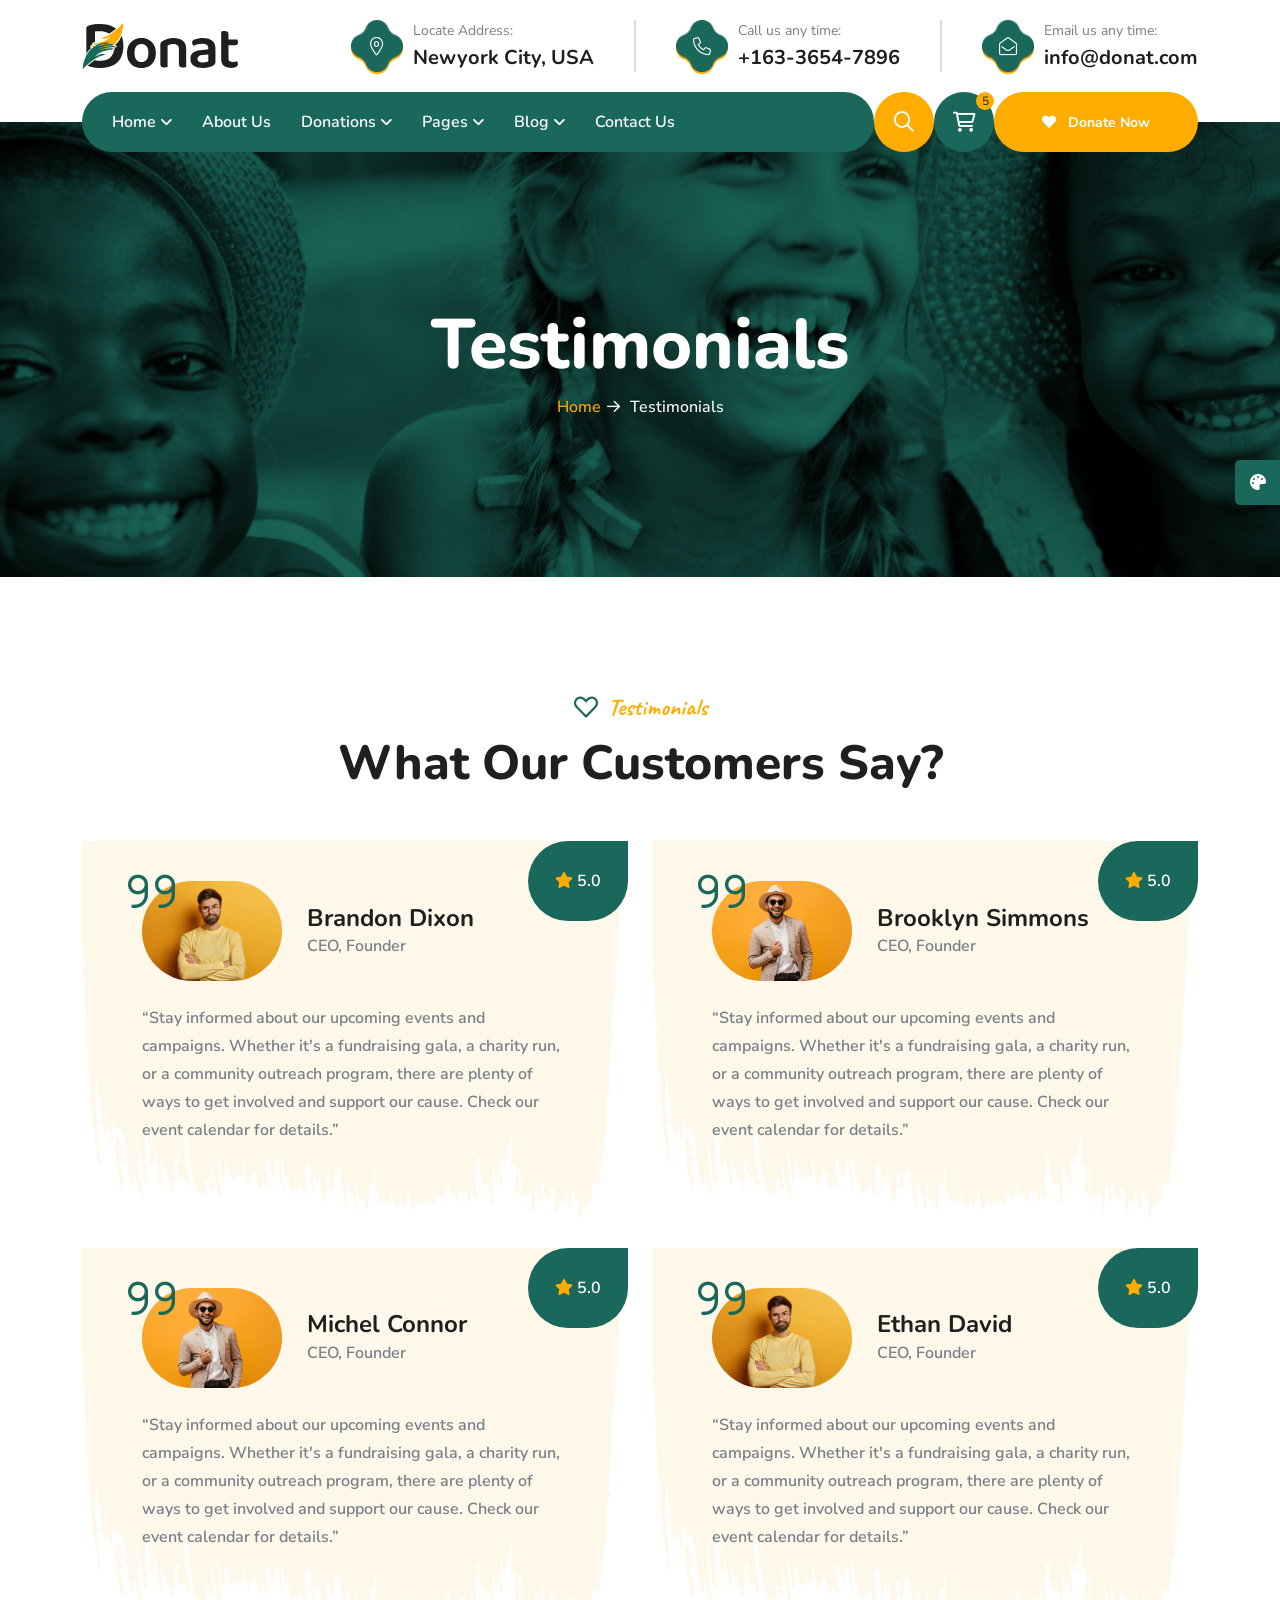
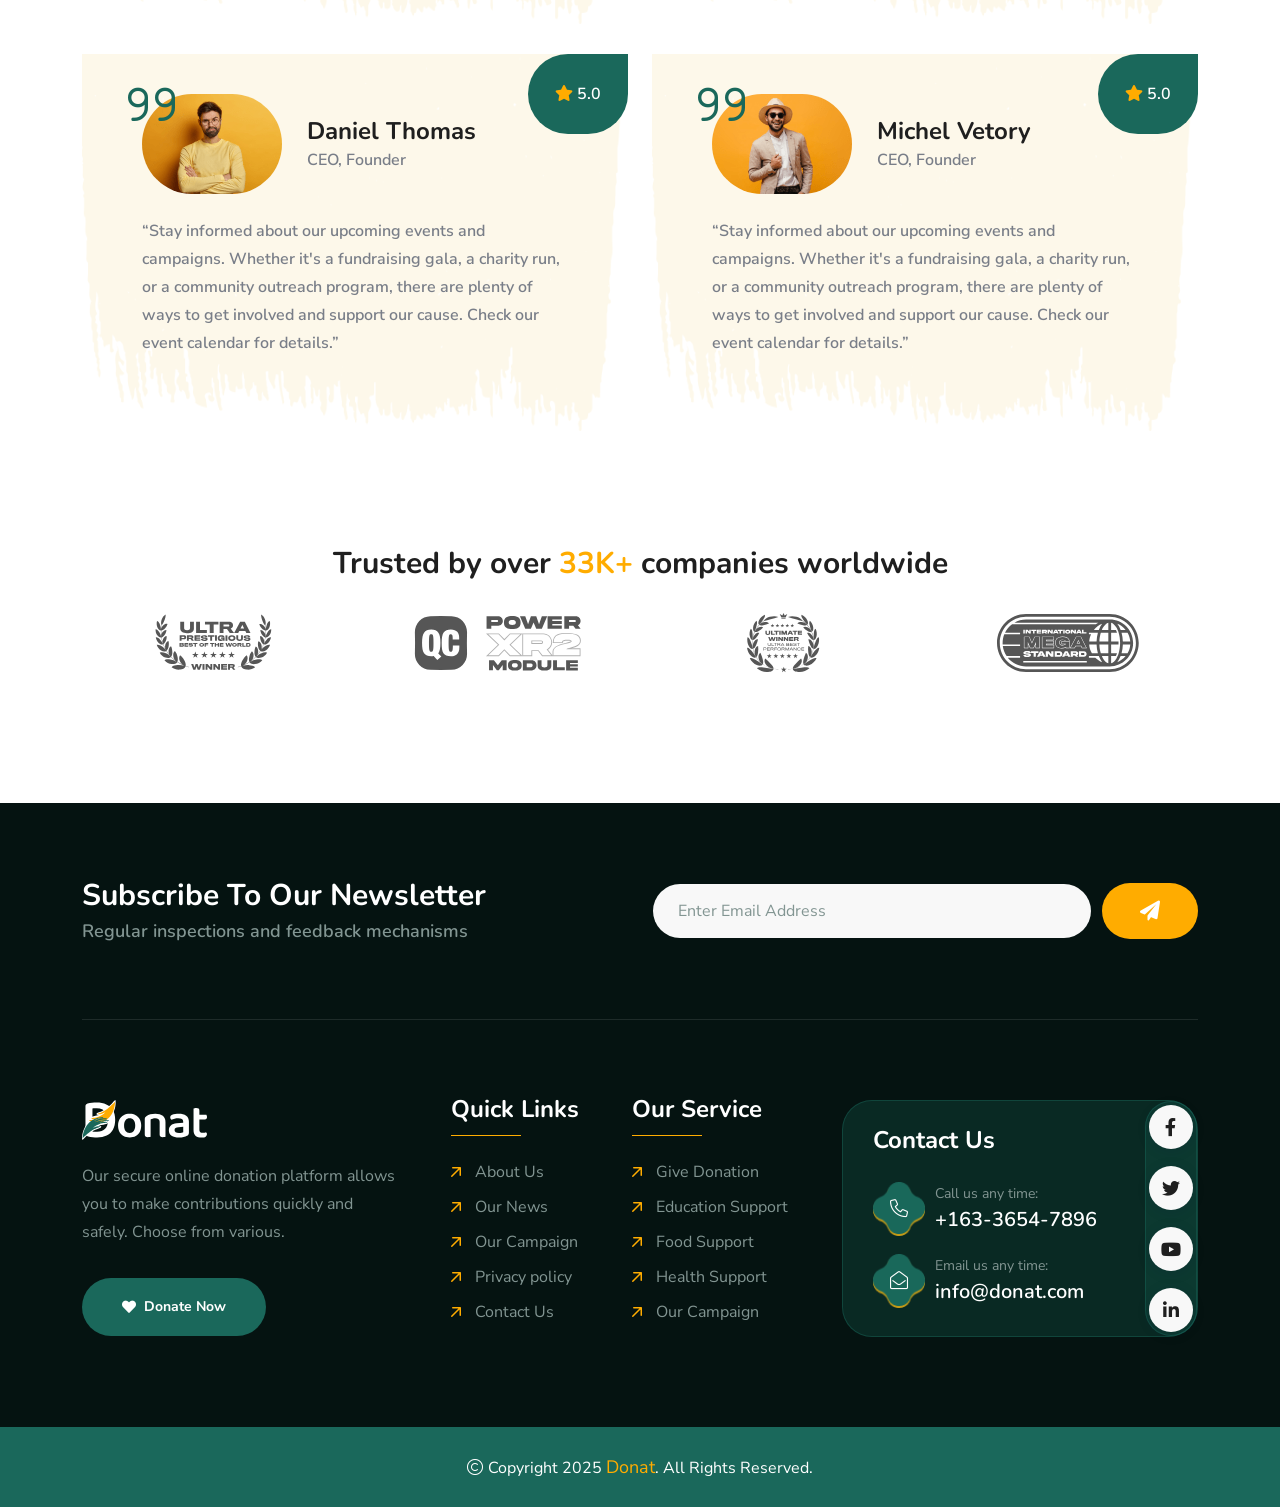
<file: testimonial.html>
<!doctype html>
<html class="no-js" lang="zxx" dir="ltr">


<head>
    <meta charset="utf-8">
    <meta http-equiv="x-ua-compatible" content="ie=edge">
    <title>Donat - Charity & Donation HTML Template - Testimonials</title>
    <meta name="author" content="Donat">
    <meta name="description" content="Donat - Charity & Donation HTML Template">
    <meta name="keywords" content="Donat - Charity & Donation HTML Template">
    <meta name="robots" content="INDEX,FOLLOW">

    <!-- Mobile Specific Metas -->
    <meta name="viewport" content="width=device-width, initial-scale=1, shrink-to-fit=no">

    <!-- Favicons - Place favicon.ico in the root directory -->
    <link rel="apple-touch-icon" sizes="57x57" href="assets/img/favicons/apple-icon-57x57.png">
    <link rel="apple-touch-icon" sizes="60x60" href="assets/img/favicons/apple-icon-60x60.png">
    <link rel="apple-touch-icon" sizes="72x72" href="assets/img/favicons/apple-icon-72x72.png">
    <link rel="apple-touch-icon" sizes="76x76" href="assets/img/favicons/apple-icon-76x76.png">
    <link rel="apple-touch-icon" sizes="114x114" href="assets/img/favicons/apple-icon-114x114.png">
    <link rel="apple-touch-icon" sizes="120x120" href="assets/img/favicons/apple-icon-120x120.png">
    <link rel="apple-touch-icon" sizes="144x144" href="assets/img/favicons/apple-icon-144x144.png">
    <link rel="apple-touch-icon" sizes="152x152" href="assets/img/favicons/apple-icon-152x152.png">
    <link rel="apple-touch-icon" sizes="180x180" href="assets/img/favicons/apple-icon-180x180.png">
    <link rel="icon" type="image/png" sizes="192x192" href="assets/img/favicons/android-icon-192x192.png">
    <link rel="icon" type="image/png" sizes="32x32" href="assets/img/favicons/favicon-32x32.png">
    <link rel="icon" type="image/png" sizes="96x96" href="assets/img/favicons/favicon-96x96.png">
    <link rel="icon" type="image/png" sizes="16x16" href="assets/img/favicons/favicon-16x16.png">
    <link rel="manifest" href="assets/img/favicons/manifest.json">
    <meta name="msapplication-TileColor" content="#ffffff">
    <meta name="msapplication-TileImage" content="assets/img/favicons/ms-icon-144x144.png">
    <meta name="theme-color" content="#ffffff">

    <!--==============================
	  Google Fonts
	============================== -->
    <link rel="preconnect" href="https://fonts.googleapis.com/">
    <link rel="preconnect" href="https://fonts.gstatic.com/" crossorigin>
    <link href="https://fonts.googleapis.com/css2?family=Caveat:wght@400..700&amp;family=Nunito+Sans:ital,opsz,wght@0,6..12,200..1000;1,6..12,200..1000&amp;family=Nunito:ital,wght@0,200..1000;1,200..1000&amp;display=swap" rel="stylesheet">

    <!--==============================
	    All CSS File
	============================== -->
    <!-- Bootstrap -->
    <link rel="stylesheet" href="assets/css/bootstrap.min.css">
    <!-- Fontawesome Icon -->
    <link rel="stylesheet" href="assets/css/fontawesome.min.css">
    <!-- Magnific Popup -->
    <link rel="stylesheet" href="assets/css/magnific-popup.min.css">
    <!-- Swiper Js -->
    <link rel="stylesheet" href="assets/css/swiper-bundle.min.css">
    <!-- Theme Custom CSS -->
    <link rel="stylesheet" href="assets/css/style.css">

</head>

<body>

    <!--[if lte IE 9]>
    	<p class="browserupgrade">You are using an <strong>outdated</strong> browser. Please <a href="https://browsehappy.com/">upgrade your browser</a> to improve your experience and security.</p>
  	<![endif]-->


    <!--********************************
   		Code Start From Here 
	******************************** -->

    <!--==============================
     Preloader
  ==============================-->
    <div class="preloader ">
        <button class="th-btn style2 preloaderCls">Cancel Preloader </button>
        <div class="preloader-inner">
            <span class="loader">
                Donat
                <span class="loading-text">Donat</span>
            </span>
        </div>
    </div><!--==============================
    Sidemenu
============================== -->
    <div class="sidemenu-wrapper sidemenu-cart ">
        <div class="sidemenu-content">
            <button class="closeButton sideMenuCls"><i class="far fa-times"></i></button>
            <div class="widget woocommerce widget_shopping_cart">
                <h3 class="widget_title">Shopping cart</h3>
                <div class="widget_shopping_cart_content">
                    <ul class="woocommerce-mini-cart cart_list product_list_widget ">
                        <li class="woocommerce-mini-cart-item mini_cart_item">
                            <a href="#" class="remove remove_from_cart_button"><i class="far fa-times"></i></a>
                            <a href="#"><img src="assets/img/product/product_thumb_1_1.png" alt="Cart Image">Books</a>
                            <span class="quantity">1 ×
                                <span class="woocommerce-Price-amount amount">
                                    <span class="woocommerce-Price-currencySymbol">$</span>940.00</span>
                            </span>
                        </li>
                        <li class="woocommerce-mini-cart-item mini_cart_item">
                            <a href="#" class="remove remove_from_cart_button"><i class="far fa-times"></i></a>
                            <a href="#"><img src="assets/img/product/product_thumb_1_2.png" alt="Cart Image">Medicine</a>
                            <span class="quantity">1 ×
                                <span class="woocommerce-Price-amount amount">
                                    <span class="woocommerce-Price-currencySymbol">$</span>899.00</span>
                            </span>
                        </li>
                        <li class="woocommerce-mini-cart-item mini_cart_item">
                            <a href="#" class="remove remove_from_cart_button"><i class="far fa-times"></i></a>
                            <a href="#"><img src="assets/img/product/product_thumb_1_3.png" alt="Cart Image">Dress</a>
                            <span class="quantity">1 ×
                                <span class="woocommerce-Price-amount amount">
                                    <span class="woocommerce-Price-currencySymbol">$</span>756.00</span>
                            </span>
                        </li>
                        <li class="woocommerce-mini-cart-item mini_cart_item">
                            <a href="#" class="remove remove_from_cart_button"><i class="far fa-times"></i></a>
                            <a href="#"><img src="assets/img/product/product_thumb_1_4.png" alt="Cart Image">Chair</a>
                            <span class="quantity">1 ×
                                <span class="woocommerce-Price-amount amount">
                                    <span class="woocommerce-Price-currencySymbol">$</span>723.00</span>
                            </span>
                        </li>
                        <li class="woocommerce-mini-cart-item mini_cart_item">
                            <a href="#" class="remove remove_from_cart_button"><i class="far fa-times"></i></a>
                            <a href="#"><img src="assets/img/product/product_thumb_1_5.png" alt="Cart Image">Cloths</a>
                            <span class="quantity">1 ×
                                <span class="woocommerce-Price-amount amount">
                                    <span class="woocommerce-Price-currencySymbol">$</span>1080.00</span>
                            </span>
                        </li>
                    </ul>
                    <p class="woocommerce-mini-cart__total total">
                        <strong>Subtotal:</strong>
                        <span class="woocommerce-Price-amount amount">
                            <span class="woocommerce-Price-currencySymbol">$</span>4398.00</span>
                    </p>
                    <p class="woocommerce-mini-cart__buttons buttons">
                        <a href="cart.html" class="th-btn wc-forward">View cart</a>
                        <a href="checkout.html" class="th-btn checkout wc-forward">Checkout</a>
                    </p>
                </div>
            </div>
        </div>
    </div>
    <div class="popup-search-box d-none d-lg-block">
        <button class="searchClose"><i class="far fa-times"></i></button>
        <form action="#">
            <input type="text" placeholder="What are you looking for?">
            <button type="submit"><i class="fal fa-search"></i></button>
        </form>
    </div><!--==============================
    Mobile Menu
  ============================== -->
    <div class="th-menu-wrapper">
        <div class="th-menu-area text-center">
            <button class="th-menu-toggle"><i class="fal fa-times"></i></button>
            <div class="mobile-logo">
                <a href="index.html"><img src="assets/img/logo.svg" alt="Donat"></a>
            </div>
            <div class="th-mobile-menu">
                <ul>
                    <li class="menu-item-has-children">
                        <a href="index.html">Home</a>
                        <ul class="sub-menu">
                            <li class="menu-item-has-children">
                                <a href="#">Multipage</a>
                                <ul class="sub-menu">
                                    <li><a href="index.html">Home One</a></li>
                                    <li><a href="home-2.html">Home Two</a></li>
                                    <li><a href="home-3.html">Home Three</a></li>
                                    <li><a href="home-4.html">Home Four</a></li>
                                    <li><a href="home-5.html">Home Five</a></li>
                                </ul>
                            </li>
                            <li class="menu-item-has-children">
                                <a href="#">Onepage</a>
                                <ul class="sub-menu">
                                    <li><a href="home-1-op.html">Home One</a></li>
                                    <li><a href="home-2-op.html">Home Two</a></li>
                                    <li><a href="home-3-op.html">Home Three</a></li>
                                    <li><a href="home-4-op.html">Home Four</a></li>
                                    <li><a href="home-5-op.html">Home Five</a></li>
                                </ul>
                            </li>
                            <li class="menu-item-has-children">
                                <a href="#">RTL</a>
                                <ul class="sub-menu">
                                    <li><a href="home-1-rtl.html">Home One</a></li>
                                    <li><a href="home-2-rtl.html">Home Two</a></li>
                                    <li><a href="home-3-rtl.html">Home Three</a></li>
                                    <li><a href="home-4-rtl.html">Home Four</a></li>
                                    <li><a href="home-5-rtl.html">Home Five</a></li>
                                </ul>
                            </li>
                        </ul>
                    </li>
                    <li><a href="about.html">About Us</a></li>
                    <li class="menu-item-has-children">
                        <a href="#">Donations</a>
                        <ul class="sub-menu">
                            <li><a href="donation.html">Donations</a></li>
                            <li><a href="donation-details.html">Donation Details</a></li>
                            <li><a href="donate-now.html">Donate Now</a></li>
                        </ul>
                    </li>
                    <li class="menu-item-has-children">
                        <a href="#">Pages</a>
                        <ul class="sub-menu">
                            <li class="menu-item-has-children">
                                <a href="#">Shop</a>
                                <ul class="sub-menu">
                                    <li><a href="shop.html">Shop</a></li>
                                    <li><a href="shop-details.html">Shop Details</a></li>
                                    <li><a href="cart.html">Cart Page</a></li>
                                    <li><a href="checkout.html">Checkout</a></li>
                                    <li><a href="wishlist.html">Wishlist</a></li>
                                </ul>
                            </li>
                            <li><a href="team.html">Volunteers</a></li>
                            <li><a href="team-details.html">Volunteer Details</a></li>
                            <li><a href="add-team.html">Become A Volunteer</a></li>
                            <li><a href="gallery.html">Gallery</a></li>
                            <li><a href="pricing.html">Pricing</a></li>
                            <li><a href="faq.html">FAQS</a></li>
                            <li><a href="testimonial.html">Testimonials</a></li>
                            <li><a href="error.html">Error Page</a></li>
                        </ul>
                    </li>
                    <li class="menu-item-has-children">
                        <a href="#">Blog</a>
                        <ul class="sub-menu">
                            <li><a href="blog.html">Blog</a></li>
                            <li><a href="blog-details.html">Blog Details</a></li>
                        </ul>
                    </li>
                    <li>
                        <a href="contact.html">Contact Us</a>
                    </li>
                </ul>
            </div>
        </div>
    </div>
    <div class="color-scheme-wrap active">
        <button class="switchIcon"><i class="fa-solid fa-palette"></i></button>
        <h3 class="color-scheme-wrap-title text-center">Color Switcher</h3>
        <h4 class="color-scheme-wrap-subtitle text-center">Theme Color</h4>
        <div class="color-switch-btns">
            <button data-color="#1A685B"><i class="fa-solid fa-droplet"></i></button>
            <button data-color="#f34e3a"><i class="fa-solid fa-droplet"></i></button>
            <button data-color="#FF4857"><i class="fa-solid fa-droplet"></i></button>
            <button data-color="#3843C1"><i class="fa-solid fa-droplet"></i></button>
            <button data-color="#FF7E02"><i class="fa-solid fa-droplet"></i></button>
        </div>
        <h4 class="color-scheme-wrap-subtitle mt-20 text-center">Secondary Color</h4>
        <div class="secondary-color-switch-btns">
            <button data-secondary-color="#FFAC00"><i class="fa-solid fa-droplet"></i></button>
            <button data-secondary-color="#F41E1E"><i class="fa-solid fa-droplet"></i></button>
            <button data-secondary-color="#f34e3a"><i class="fa-solid fa-droplet"></i></button>
            <button data-secondary-color="#FF4857"><i class="fa-solid fa-droplet"></i></button>
            <button data-secondary-color="#3843C1"><i class="fa-solid fa-droplet"></i></button>
        </div>
    </div><!--==============================
	Header Area
==============================-->
    <header class="th-header header-default">
        <div class="menu-top">
            <div class="container">
                <div class="row justify-content-center justify-content-lg-between align-items-center gy-2">
                    <div class="col-auto d-none d-lg-block">
                        <div class="header-logo">
                            <a href="index.html"><img src="assets/img/logo.svg" alt="Donat"></a>
                        </div>
                    </div>
                    <div class="col-auto d-none d-md-block">
                        <div class="info-card-wrap">
                            <div class="info-card">
                                <div class="box-icon">
                                    <i class="fal fa-map-marker-alt"></i>
                                    <div class="bg-shape1" data-mask-src="assets/img/shape/info_card_icon_bg_shape_1_1.png"></div>
                                    <div class="bg-shape2" data-mask-src="assets/img/shape/info_card_icon_bg_shape_1_1.png"></div>
                                </div>
                                <div class="box-content">
                                    <p class="box-text">Locate Address:</p>
                                    <h4 class="box-title"><a href="https://www.google.com/maps">Newyork City, USA</a></h4>
                                </div>
                            </div>
                            <div class="info-card">
                                <div class="box-icon">
                                    <i class="fal fa-phone"></i>
                                    <div class="bg-shape1" data-mask-src="assets/img/shape/info_card_icon_bg_shape_1_1.png"></div>
                                    <div class="bg-shape2" data-mask-src="assets/img/shape/info_card_icon_bg_shape_1_1.png"></div>
                                </div>
                                <div class="box-content">
                                    <p class="box-text">Call us any time:</p>
                                    <h4 class="box-title"><a href="tel:16336547896">+163-3654-7896</a></h4>
                                </div>
                            </div>
                            <div class="info-card">
                                <div class="box-icon">
                                    <i class="fal fa-envelope-open"></i>
                                    <div class="bg-shape1" data-mask-src="assets/img/shape/info_card_icon_bg_shape_1_1.png"></div>
                                    <div class="bg-shape2" data-mask-src="assets/img/shape/info_card_icon_bg_shape_1_1.png"></div>
                                </div>
                                <div class="box-content">
                                    <p class="box-text">Email us any time:</p>
                                    <h4 class="box-title"><a href="mailto:info@donat.com">info@donat.com</a></h4>
                                </div>
                            </div>
                        </div>
                    </div>
                    <div class="col-auto header-social-col">
                        <div class="th-social">
                            <a href="https://www.facebook.com/"><i class="fab fa-facebook-f"></i></a>
                            <a href="https://www.twitter.com/"><i class="fab fa-twitter"></i></a>
                            <a href="https://www.youtube.com/"><i class="fab fa-youtube"></i></a>
                            <a href="https://www.linkedin.com/"><i class="fab fa-linkedin-in"></i></a>
                        </div>
                    </div>
                </div>
            </div>
        </div>
        <div class="sticky-wrapper">
            <!-- Main Menu Area -->
            <div class="container">
                <div class="menu-area">
                    <div class="menu-area-wrap">
                        <div class="col-auto d-inline-block d-lg-none">
                            <div class="header-logo">
                                <a href="index.html"><img src="assets/img/logo-white.svg" alt="Donat"></a>
                            </div>
                        </div>
                        <nav class="main-menu d-none d-lg-block">
                            <ul>
                                <li class="menu-item-has-children">
                                    <a href="index.html">Home</a>
                                    <ul class="mega-menu mega-menu-content">
                                        <li>
                                            <div class="container">
                                                <div class="row gy-4">
                                                    <div class="col-lg-4">
                                                        <div class="mega-menu-box">
                                                            <div class="mega-menu-img">
                                                                <img src="assets/img/pages/index.jpg" alt="Home One">
                                                                <div class="btn-wrap">
                                                                    <a href="index.html" class="th-btn ">Multipage</a>
                                                                    <a href="home-1-op.html" class="th-btn ">Onepage</a>
                                                                    <a href="home-1-rtl.html" class="th-btn ">RTL</a>
                                                                </div>
                                                            </div>
                                                            <h3 class="mega-menu-title"><a href="index.html">Home One</a></h3>
                                                        </div>
                                                    </div>
                                                    <div class="col-lg-4">
                                                        <div class="mega-menu-box">
                                                            <div class="mega-menu-img">
                                                                <img src="assets/img/pages/home-2.jpg" alt="Home Two">
                                                                <div class="btn-wrap">
                                                                    <a href="home-2.html" class="th-btn ">Multipage</a>
                                                                    <a href="home-2-op.html" class="th-btn ">Onepage</a>
                                                                    <a href="home-2-rtl.html" class="th-btn ">RTL</a>
                                                                </div>
                                                            </div>
                                                            <h3 class="mega-menu-title"><a href="home-2.html">Home Two</a></h3>
                                                        </div>
                                                    </div>
                                                    <div class="col-lg-4">
                                                        <div class="mega-menu-box">
                                                            <div class="mega-menu-img">
                                                                <img src="assets/img/pages/home-3.jpg" alt="Home Three">
                                                                <div class="btn-wrap">
                                                                    <a href="home-3.html" class="th-btn ">Multipage</a>
                                                                    <a href="home-3-op.html" class="th-btn ">Onepage</a>
                                                                    <a href="home-3-rtl.html" class="th-btn ">RTL</a>
                                                                </div>
                                                            </div>
                                                            <h3 class="mega-menu-title"><a href="home-3.html">Home Three</a></h3>
                                                        </div>
                                                    </div>
                                                    <div class="col-lg-4">
                                                        <div class="mega-menu-box">
                                                            <div class="mega-menu-img">
                                                                <img src="assets/img/pages/home-4.jpg" alt="Home Four">
                                                                <div class="btn-wrap">
                                                                    <a href="home-4.html" class="th-btn ">Multipage</a>
                                                                    <a href="home-4-op.html" class="th-btn ">Onepage</a>
                                                                    <a href="home-4-rtl.html" class="th-btn ">RTL</a>
                                                                </div>
                                                            </div>
                                                            <h3 class="mega-menu-title"><a href="home-4.html">Home Four</a></h3>
                                                        </div>
                                                    </div>
                                                    <div class="col-lg-4">
                                                        <div class="mega-menu-box">
                                                            <div class="mega-menu-img">
                                                                <img src="assets/img/pages/home-5.jpg" alt="Home Five">
                                                                <div class="btn-wrap">
                                                                    <a href="home-5.html" class="th-btn ">Multipage</a>
                                                                    <a href="home-5-op.html" class="th-btn ">Onepage</a>
                                                                    <a href="home-5-rtl.html" class="th-btn ">RTL</a>
                                                                </div>
                                                            </div>
                                                            <h3 class="mega-menu-title"><a href="home-5.html">Home Five</a></h3>
                                                        </div>
                                                    </div>
                                                </div>
                                            </div>
                                        </li>
                                    </ul>
                                </li>
                                <li><a href="about.html">About Us</a></li>
                                <li class="menu-item-has-children">
                                    <a href="#">Donations</a>
                                    <ul class="sub-menu">
                                        <li><a href="donation.html">Donations</a></li>
                                        <li><a href="donation-details.html">Donation Details</a></li>
                                        <li><a href="donate-now.html">Donate Now</a></li>
                                    </ul>
                                </li>
                                <li class="menu-item-has-children">
                                    <a href="#">Pages</a>
                                    <ul class="sub-menu">
                                        <li class="menu-item-has-children">
                                            <a href="#">Shop</a>
                                            <ul class="sub-menu">
                                                <li><a href="shop.html">Shop</a></li>
                                                <li><a href="shop-details.html">Shop Details</a></li>
                                                <li><a href="cart.html">Cart Page</a></li>
                                                <li><a href="checkout.html">Checkout</a></li>
                                                <li><a href="wishlist.html">Wishlist</a></li>
                                            </ul>
                                        </li>
                                        <li><a href="team.html">Volunteers</a></li>
                                        <li><a href="team-details.html">Volunteer Details</a></li>
                                        <li><a href="add-team.html">Become A Volunteer</a></li>
                                        <li><a href="gallery.html">Gallery</a></li>
                                        <li><a href="pricing.html">Pricing</a></li>
                                        <li><a href="faq.html">FAQS</a></li>
                                        <li><a href="testimonial.html">Testimonials</a></li>
                                        <li><a href="error.html">Error Page</a></li>
                                    </ul>
                                </li>
                                <li class="menu-item-has-children">
                                    <a href="#">Blog</a>
                                    <ul class="sub-menu">
                                        <li><a href="blog.html">Blog</a></li>
                                        <li><a href="blog-details.html">Blog Details</a></li>
                                    </ul>
                                </li>
                                <li>
                                    <a href="contact.html">Contact Us</a>
                                </li>
                            </ul>
                        </nav>
                        <p class="header-notice"><img class="me-1" src="assets/img/icon/heart-icon.svg" alt="img">Are you ready to help them? Let’s become a volunteers...</p>
                    </div>
                    <div class="header-button">
                        <button type="button" class="icon-btn style2 searchBoxToggler d-lg-block d-none"><i class="far fa-search"></i></button>
                        <button type="button" class="icon-btn sideMenuToggler">
                            <span class="badge">5</span>
                            <i class="fa-regular fa-cart-shopping"></i>
                        </button>
                        <a href="contact.html" class="th-btn style3 d-lg-block d-none"><i class="fas fa-heart me-2"></i> Donate Now</a>
                        <button type="button" class="icon-btn th-menu-toggle d-lg-none"><i class="far fa-bars"></i></button>
                    </div>
                </div>
            </div>
        </div>
    </header>


    <!--==============================
    Breadcumb
============================== -->
    <div class="breadcumb-wrapper " data-bg-src="assets/img/bg/breadcumb-bg.jpg" data-overlay="theme">
        <div class="container">
            <div class="breadcumb-content">
                <h1 class="breadcumb-title">Testimonials</h1>
                <ul class="breadcumb-menu">
                    <li><a href="index.html">Home</a></li>
                    <li>Testimonials</li>
                </ul>
            </div>
        </div>
    </div>
    <!--==============================
Testimonial Area  
==============================-->
    <section class="overflow-hidden space">
        <div class="container">
            <div class="title-area text-center">
                <span class="sub-title after-none before-none"><i class="far fa-heart text-theme"></i>Testimonials</span>
                <h2 class="sec-title">What Our Customers Say?</h2>
            </div>
            <div class="row gy-30">
                <div class="col-lg-6">
                    <div class="testi-card3">
                        <div class="testi-card-shape" data-mask-src="assets/img/shape/testi-card-bg-shape3-1.png"></div>
                        <div class="testi-card_review">
                            <i class="fas fa-star"></i>
                            5.0
                        </div>
                        <div class="testi-card_profile">
                            <div class="box-thumb">
                                <img src="assets/img/testimonial/testi_3_1.png" alt="img">
                                <div class="quote-icon">
                                    <i class="fal fa-quote-right"></i>
                                </div>
                            </div>
                            <div class="media-left">
                                <h3 class="testi-card_name">Brandon Dixon</h3>
                                <span class="testi-card_desig">CEO, Founder</span>
                            </div>
                        </div>
                        <p class="testi-card_text">“Stay informed about our upcoming events and campaigns. Whether it's a fundraising gala, a charity run, or a community outreach program, there are plenty of ways to get involved and support our cause. Check our event calendar for details.”</p>
                    </div>
                </div>
                <div class="col-lg-6">
                    <div class="testi-card3">
                        <div class="testi-card-shape" data-mask-src="assets/img/shape/testi-card-bg-shape3-1.png"></div>
                        <div class="testi-card_review">
                            <i class="fas fa-star"></i>
                            5.0
                        </div>
                        <div class="testi-card_profile">
                            <div class="box-thumb">
                                <img src="assets/img/testimonial/testi_3_2.png" alt="img">
                                <div class="quote-icon">
                                    <i class="fal fa-quote-right"></i>
                                </div>
                            </div>
                            <div class="media-left">
                                <h3 class="testi-card_name">Brooklyn Simmons</h3>
                                <span class="testi-card_desig">CEO, Founder</span>
                            </div>
                        </div>
                        <p class="testi-card_text">“Stay informed about our upcoming events and campaigns. Whether it's a fundraising gala, a charity run, or a community outreach program, there are plenty of ways to get involved and support our cause. Check our event calendar for details.”</p>
                    </div>
                </div>
                <div class="col-lg-6">
                    <div class="testi-card3">
                        <div class="testi-card-shape" data-mask-src="assets/img/shape/testi-card-bg-shape3-1.png"></div>
                        <div class="testi-card_review">
                            <i class="fas fa-star"></i>
                            5.0
                        </div>
                        <div class="testi-card_profile">
                            <div class="box-thumb">
                                <img src="assets/img/testimonial/testi_3_2.png" alt="img">
                                <div class="quote-icon">
                                    <i class="fal fa-quote-right"></i>
                                </div>
                            </div>
                            <div class="media-left">
                                <h3 class="testi-card_name">Michel Connor</h3>
                                <span class="testi-card_desig">CEO, Founder</span>
                            </div>
                        </div>
                        <p class="testi-card_text">“Stay informed about our upcoming events and campaigns. Whether it's a fundraising gala, a charity run, or a community outreach program, there are plenty of ways to get involved and support our cause. Check our event calendar for details.”</p>
                    </div>
                </div>
                <div class="col-lg-6">
                    <div class="testi-card3">
                        <div class="testi-card-shape" data-mask-src="assets/img/shape/testi-card-bg-shape3-1.png"></div>
                        <div class="testi-card_review">
                            <i class="fas fa-star"></i>
                            5.0
                        </div>
                        <div class="testi-card_profile">
                            <div class="box-thumb">
                                <img src="assets/img/testimonial/testi_3_1.png" alt="img">
                                <div class="quote-icon">
                                    <i class="fal fa-quote-right"></i>
                                </div>
                            </div>
                            <div class="media-left">
                                <h3 class="testi-card_name">Ethan David</h3>
                                <span class="testi-card_desig">CEO, Founder</span>
                            </div>
                        </div>
                        <p class="testi-card_text">“Stay informed about our upcoming events and campaigns. Whether it's a fundraising gala, a charity run, or a community outreach program, there are plenty of ways to get involved and support our cause. Check our event calendar for details.”</p>
                    </div>
                </div>
                <div class="col-lg-6">
                    <div class="testi-card3">
                        <div class="testi-card-shape" data-mask-src="assets/img/shape/testi-card-bg-shape3-1.png"></div>
                        <div class="testi-card_review">
                            <i class="fas fa-star"></i>
                            5.0
                        </div>
                        <div class="testi-card_profile">
                            <div class="box-thumb">
                                <img src="assets/img/testimonial/testi_3_1.png" alt="img">
                                <div class="quote-icon">
                                    <i class="fal fa-quote-right"></i>
                                </div>
                            </div>
                            <div class="media-left">
                                <h3 class="testi-card_name">Daniel Thomas</h3>
                                <span class="testi-card_desig">CEO, Founder</span>
                            </div>
                        </div>
                        <p class="testi-card_text">“Stay informed about our upcoming events and campaigns. Whether it's a fundraising gala, a charity run, or a community outreach program, there are plenty of ways to get involved and support our cause. Check our event calendar for details.”</p>
                    </div>
                </div>
                <div class="col-lg-6">
                    <div class="testi-card3">
                        <div class="testi-card-shape" data-mask-src="assets/img/shape/testi-card-bg-shape3-1.png"></div>
                        <div class="testi-card_review">
                            <i class="fas fa-star"></i>
                            5.0
                        </div>
                        <div class="testi-card_profile">
                            <div class="box-thumb">
                                <img src="assets/img/testimonial/testi_3_2.png" alt="img">
                                <div class="quote-icon">
                                    <i class="fal fa-quote-right"></i>
                                </div>
                            </div>
                            <div class="media-left">
                                <h3 class="testi-card_name">Michel Vetory</h3>
                                <span class="testi-card_desig">CEO, Founder</span>
                            </div>
                        </div>
                        <p class="testi-card_text">“Stay informed about our upcoming events and campaigns. Whether it's a fundraising gala, a charity run, or a community outreach program, there are plenty of ways to get involved and support our cause. Check our event calendar for details.”</p>
                    </div>
                </div>
            </div>
        </div>
    </section>

    <!--==============================
Brand Area  
==============================-->
    <div class="space-bottom overflow-hidden brand-area-1">
        <div class="container">
            <div class="brand-wrap1 p-0 m-0 text-center">
                <h3 class="brand-wrap-title">Trusted by over <span class="text-theme2"><span class="counter-number">90</span>K+</span> companies worldwide</h3>
                <div class="swiper th-slider" id="brandSlider1" data-slider-options='{"breakpoints":{"0":{"slidesPerView":2},"576":{"slidesPerView":"2"},"768":{"slidesPerView":"2"},"992":{"slidesPerView":"3"},"1200":{"slidesPerView":"4"},"1400":{"slidesPerView":"5", "spaceBetween": "90"}}}'>
                    <div class="swiper-wrapper">
                        <div class="swiper-slide">
                            <a href="blog.html" class="brand-box">
                                <img src="assets/img/brand/brand1-1.svg" alt="Brand Logo">
                            </a>
                        </div>
                        <div class="swiper-slide">
                            <a href="blog.html" class="brand-box">
                                <img src="assets/img/brand/brand1-2.svg" alt="Brand Logo">
                            </a>
                        </div>
                        <div class="swiper-slide">
                            <a href="blog.html" class="brand-box">
                                <img src="assets/img/brand/brand1-3.svg" alt="Brand Logo">
                            </a>
                        </div>
                        <div class="swiper-slide">
                            <a href="blog.html" class="brand-box">
                                <img src="assets/img/brand/brand1-4.svg" alt="Brand Logo">
                            </a>
                        </div>
                        <div class="swiper-slide">
                            <a href="blog.html" class="brand-box">
                                <img src="assets/img/brand/brand1-5.svg" alt="Brand Logo">
                            </a>
                        </div>
                        <div class="swiper-slide">
                            <a href="blog.html" class="brand-box">
                                <img src="assets/img/brand/brand1-1.svg" alt="Brand Logo">
                            </a>
                        </div>
                        <div class="swiper-slide">
                            <a href="blog.html" class="brand-box">
                                <img src="assets/img/brand/brand1-2.svg" alt="Brand Logo">
                            </a>
                        </div>
                        <div class="swiper-slide">
                            <a href="blog.html" class="brand-box">
                                <img src="assets/img/brand/brand1-3.svg" alt="Brand Logo">
                            </a>
                        </div>
                        <div class="swiper-slide">
                            <a href="blog.html" class="brand-box">
                                <img src="assets/img/brand/brand1-4.svg" alt="Brand Logo">
                            </a>
                        </div>
                        <div class="swiper-slide">
                            <a href="blog.html" class="brand-box">
                                <img src="assets/img/brand/brand1-5.svg" alt="Brand Logo">
                            </a>
                        </div>
                    </div>

                </div>
            </div>
        </div>
    </div>
    <!--==============================
	Footer Area
==============================-->
    <footer class="footer-wrapper footer-default" data-bg-src="assets/img/bg/footer-default-bg-mask.png">
        <div class="footer-bg-shape2 shape-mockup jump" data-top="20%" data-right="0">
            <img src="assets/img/shape/footer-bg-shape3.png" alt="img">
        </div>
        <div class="footer-bg-shape3 shape-mockup d-none" data-bottom="0" data-right="0">
            <img src="assets/img/shape/footer-bg-shape2.png" alt="img">
        </div>
        <div class="footer-top">
            <div class="container">
                <div class="subscribe-box">
                    <div class="row gy-40 align-items-center justify-content-center">
                        <div class="col-xl-6">
                            <h4 class="subscribe-box_title">Subscribe to Our Newsletter</h4>
                            <p class="subscribe-box_text">Regular inspections and feedback mechanisms</p>
                        </div>
                        <div class="col-xl-6 col-lg-8">
                            <form class="newsletter-form">
                                <div class="form-group">
                                    <input class="form-control" type="email" placeholder="Enter Email Address" required="">
                                </div>
                                <button type="submit" class="th-btn style3"><i class="fas fa-paper-plane"></i></button>
                            </form>
                        </div>
                    </div>
                </div>
            </div>
        </div>
        <div class="widget-area">
            <div class="container">
                <div class="row justify-content-between">
                    <div class="col-md-6 col-xl-auto">
                        <div class="widget footer-widget">
                            <div class="th-widget-about">
                                <div class="about-logo">
                                    <a href="index.html"><img src="assets/img/logo-white.svg" alt="Donat"></a>
                                </div>
                                <p class="about-text"> Our secure online donation platform allows you to make contributions quickly and safely. Choose from various.</p>
                                <a href="contact.html" class="th-btn"><i class="fas fa-heart me-2"></i> Donate Now</a>
                            </div>
                        </div>
                    </div>
                    <div class="col-sm-6 col-xl-auto">
                        <div class="widget widget_nav_menu footer-widget">
                            <h3 class="widget_title">Quick Links</h3>
                            <div class="menu-all-pages-container">
                                <ul class="menu">
                                    <li><a href="about.html">About Us</a></li>
                                    <li><a href="blog.html">Our News</a></li>
                                    <li><a href="about.html">Our Campaign</a></li>
                                    <li><a href="contact.html">Privacy policy</a></li>
                                    <li><a href="contact.html">Contact Us</a></li>
                                </ul>
                            </div>
                        </div>
                    </div>
                    <div class="col-sm-6 col-xl-auto">
                        <div class="widget widget_nav_menu footer-widget">
                            <h3 class="widget_title">Our Service</h3>
                            <div class="menu-all-pages-container">
                                <ul class="menu">
                                    <li><a href="donate-now.html">Give Donation</a></li>
                                    <li><a href="faq.html">Education Support</a></li>
                                    <li><a href="faq.html">Food Support</a></li>
                                    <li><a href="faq.html">Health Support</a></li>
                                    <li><a href="gallery.html">Our Campaign </a></li>
                                </ul>
                            </div>
                        </div>
                    </div>
                    <div class="col-md-6 col-xl-auto">
                        <div class="widget footer-widget">
                            <div class="th-widget-contact">
                                <h3 class="widget_title">Contact Us</h3>
                                <div class="info-card">
                                    <div class="box-icon">
                                        <i class="fal fa-phone"></i>
                                        <div class="bg-shape1" data-mask-src="assets/img/shape/info_card_icon_bg_shape_1_1.png"></div>
                                        <div class="bg-shape2" data-mask-src="assets/img/shape/info_card_icon_bg_shape_1_1.png"></div>
                                    </div>
                                    <div class="box-content">
                                        <p class="box-text">Call us any time:</p>
                                        <h4 class="box-title"><a href="tel:16336547896">+163-3654-7896</a></h4>
                                    </div>
                                </div>
                                <div class="info-card">
                                    <div class="box-icon">
                                        <i class="fal fa-envelope-open"></i>
                                        <div class="bg-shape1" data-mask-src="assets/img/shape/info_card_icon_bg_shape_1_1.png"></div>
                                        <div class="bg-shape2" data-mask-src="assets/img/shape/info_card_icon_bg_shape_1_1.png"></div>
                                    </div>
                                    <div class="box-content">
                                        <p class="box-text">Email us any time:</p>
                                        <h4 class="box-title"><a href="mailto:info@donat.com">info@donat.com</a></h4>
                                    </div>
                                </div>
                                <div class="th-social style2">
                                    <a href="https://www.facebook.com/"><i class="fab fa-facebook-f"></i></a>
                                    <a href="https://www.twitter.com/"><i class="fab fa-twitter"></i></a>
                                    <a href="https://www.youtube.com/"><i class="fab fa-youtube"></i></a>
                                    <a href="https://www.linkedin.com/"><i class="fab fa-linkedin-in"></i></a>
                                </div>
                            </div>
                        </div>
                    </div>
                </div>
            </div>
        </div>
        <div class="copyright-wrap">
            <div class="container">
                <div class="row justify-content-center gy-3 align-items-center">
                    <div class="col-lg-12">
                        <p class="copyright-text text-center">
                            <i class="fal fa-copyright"></i> Copyright 2025 <a href="index.html">Donat</a>. All Rights Reserved.
                        </p>
                    </div>
                </div>
            </div>
        </div>
    </footer>

    <!--********************************
			Code End  Here 
	******************************** -->

    <!-- Scroll To Top -->
    <div class="scroll-top">
        <svg class="progress-circle svg-content" width="100%" height="100%" viewBox="-1 -1 102 102">
            <path d="M50,1 a49,49 0 0,1 0,98 a49,49 0 0,1 0,-98" style="transition: stroke-dashoffset 10ms linear 0s; stroke-dasharray: 307.919, 307.919; stroke-dashoffset: 307.919;"></path>
        </svg>
    </div>

    <!--==============================
    All Js File
============================== -->
    <!-- Jquery -->
    <script src="assets/js/vendor/jquery-3.7.1.min.js"></script>
    <!-- Swiper Js -->
    <script src="assets/js/swiper-bundle.min.js"></script>
    <!-- Bootstrap -->
    <script src="assets/js/bootstrap.min.js"></script>
    <!-- Magnific Popup -->
    <script src="assets/js/jquery.magnific-popup.min.js"></script>
    <!-- Counter Up -->
    <script src="assets/js/jquery.counterup.min.js"></script>
    <!-- Range Slider -->
    <script src="assets/js/jquery-ui.min.js"></script>
    <!-- Isotope Filter -->
    <script src="assets/js/imagesloaded.pkgd.min.js"></script>
    <script src="assets/js/isotope.pkgd.min.js"></script>

    <!-- Main Js File -->
    <script src="assets/js/main.js"></script>
</body>


</html>
</file>
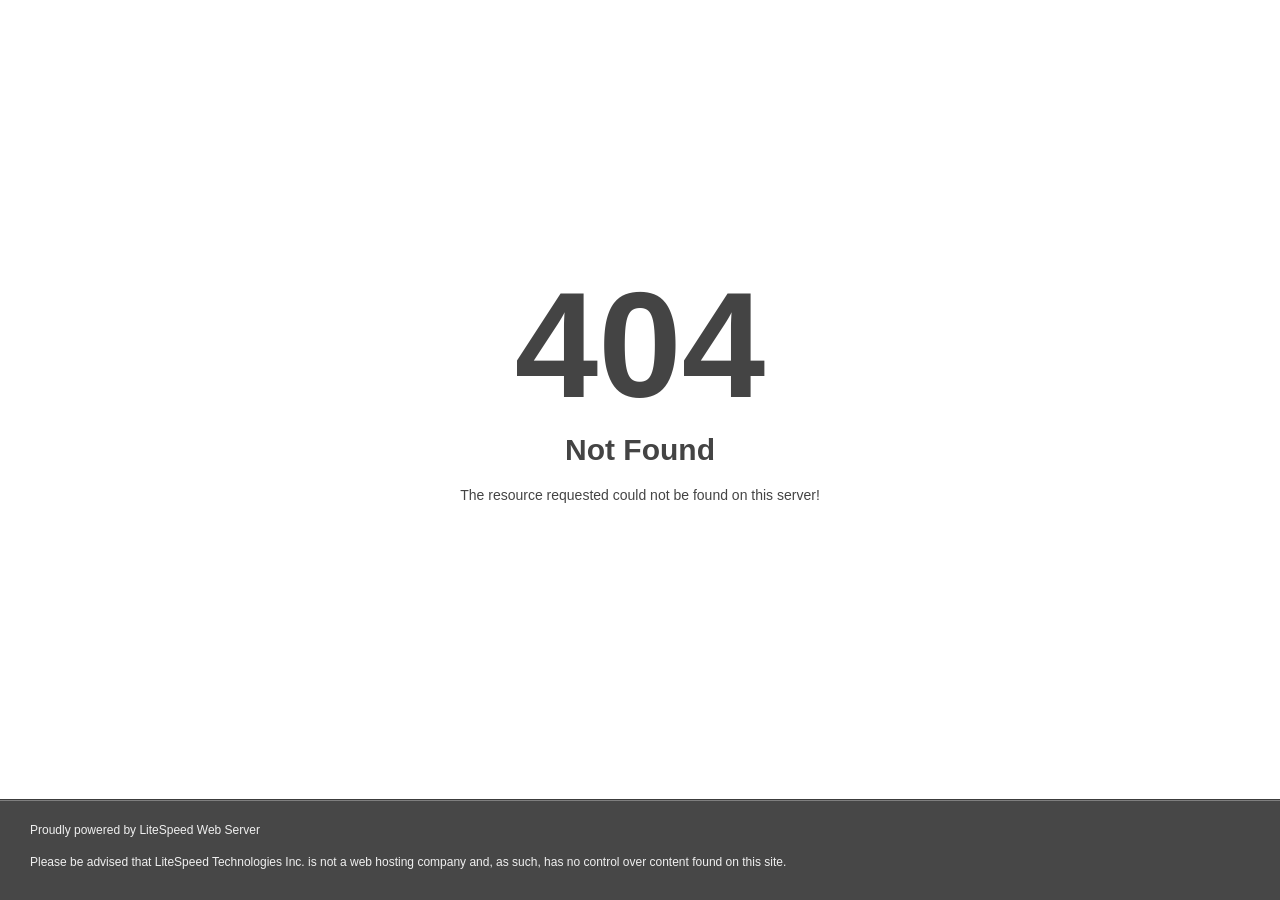
<file: assets/img/shape/star.html>
<!DOCTYPE html>
<html style="height:100%">
<head>
<meta name="viewport" content="width=device-width, initial-scale=1, shrink-to-fit=no" />
<title> 404 Not Found
</title><style>@media (prefers-color-scheme:dark){body{background-color:#000!important}}</style></head>
<body style="color: #444; margin:0;font: normal 14px/20px Arial, Helvetica, sans-serif; height:100%; background-color: #fff;">
<div style="height:auto; min-height:100%; ">     <div style="text-align: center; width:800px; margin-left: -400px; position:absolute; top: 30%; left:50%;">
        <h1 style="margin:0; font-size:150px; line-height:150px; font-weight:bold;">404</h1>
<h2 style="margin-top:20px;font-size: 30px;">Not Found
</h2>
<p>The resource requested could not be found on this server!</p>
</div></div><div style="color:#f0f0f0; font-size:12px;margin:auto;padding:0px 30px 0px 30px;position:relative;clear:both;height:100px;margin-top:-101px;background-color:#474747;border-top: 1px solid rgba(0,0,0,0.15);box-shadow: 0 1px 0 rgba(255, 255, 255, 0.3) inset;">
<br>Proudly powered by LiteSpeed Web Server<p>Please be advised that LiteSpeed Technologies Inc. is not a web hosting company and, as such, has no control over content found on this site.</p></div></body></html>
</file>
